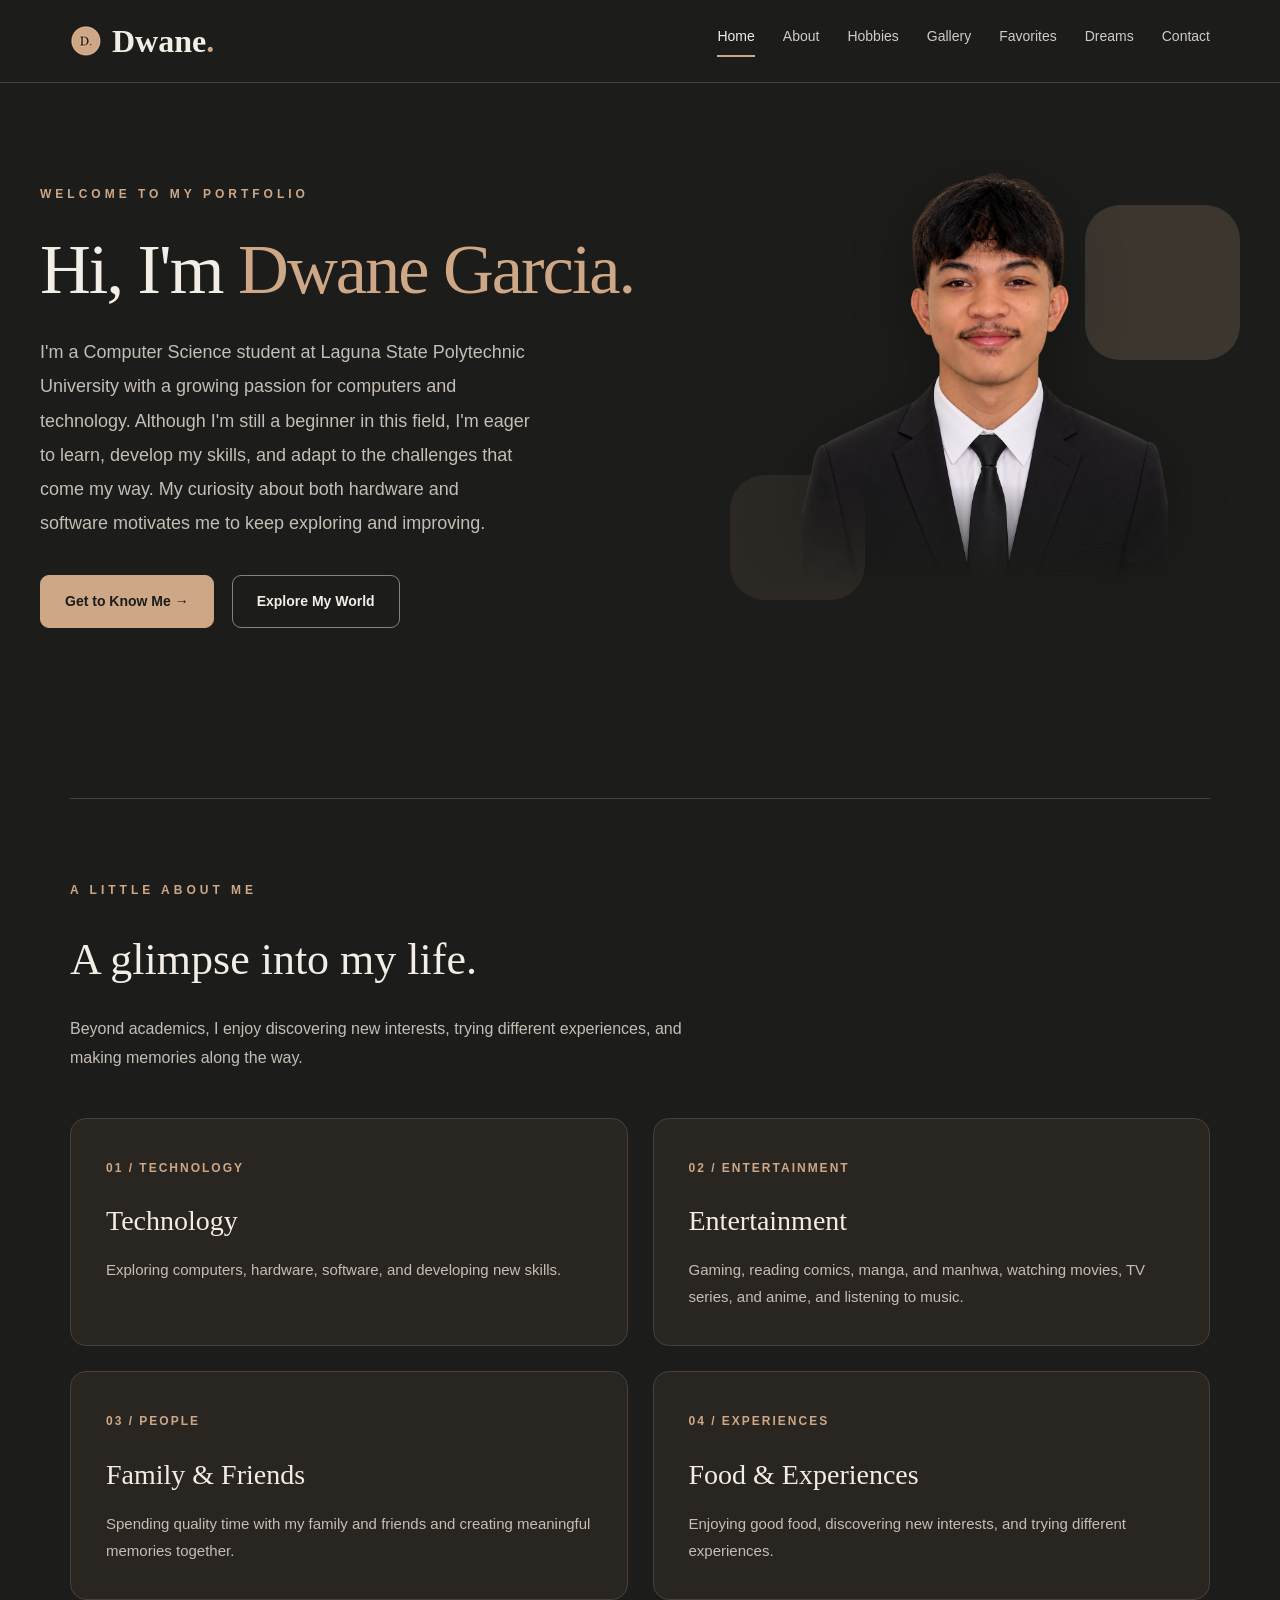
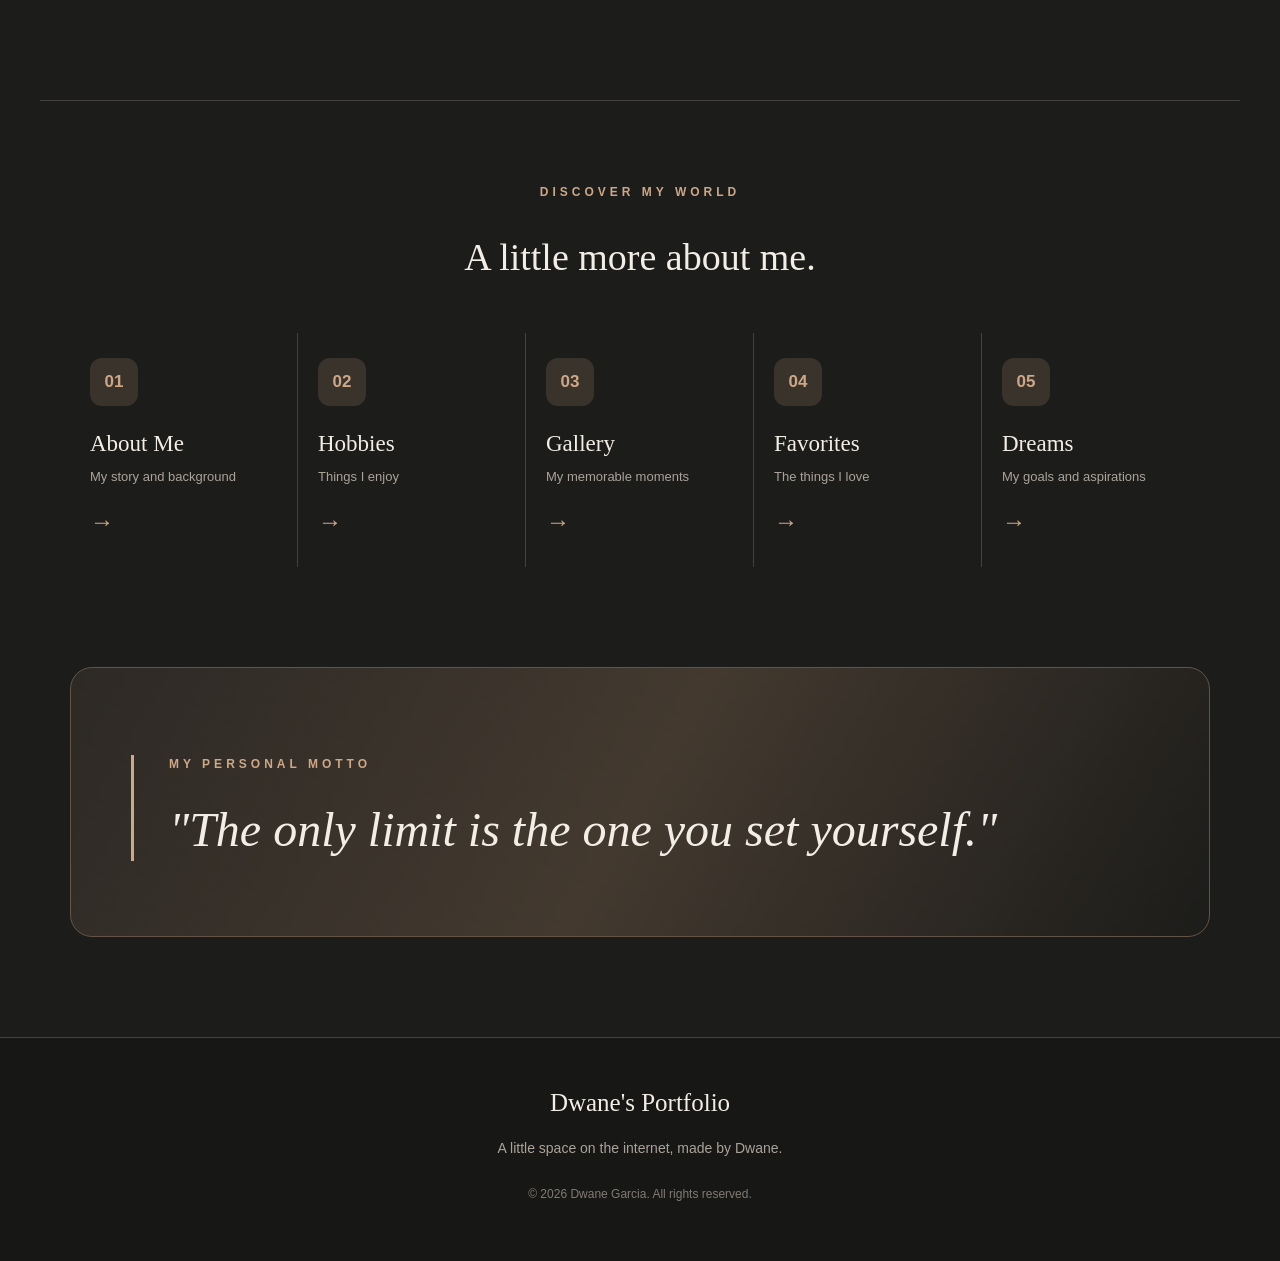
<file: index.html>
<!doctype html>
<html lang="en">
  <head>
    <meta charset="UTF-8" />
    <meta name="viewport" content="width=device-width, initial-scale=1.0" />

    <title>Home | Dwane's Portfolio</title>

    <!-- External CSS -->
    <link rel="stylesheet" href="css/style.css" />
    <link
      rel="shortcut icon"
      href="./images/Favicon/favicon.png"
      type="image/x-icon"
    />
  </head>

  <body>
    <!-- ==============================
         HEADER AND NAVIGATION
    =============================== -->

    <header class="site-header">
      <div class="header-container">
        <a href="index.html" class="logo">
          <img
            class="header__favicon"
            src="./images/Favicon/favicon-32x32.png"
            alt=""
            width="32"
            height="32"
          />
          <span class="logo__text">Dwane<span class="logo__dot">.</span></span>
        </a>

        <nav class="navigation" aria-label="Main navigation">
          <a href="index.html" class="active" aria-current="page">Home</a>
          <a href="about.html">About</a>
          <a href="hobbies.html">Hobbies</a>
          <a href="gallery.html">Gallery</a>
          <a href="favorites.html">Favorites</a>
          <a href="dreams.html">Dreams</a>
          <a href="contact.html">Contact</a>
        </nav>
      </div>
    </header>

    <!-- ==============================
         MAIN CONTENT
    =============================== -->

    <main>
      <!-- HERO / INTRODUCTION -->

      <section class="hero">
        <div class="hero-container">
          <!-- LEFT: INTRODUCTION -->

          <div class="hero-content">
            <p class="section-label">WELCOME TO MY PORTFOLIO</p>

            <h1>Hi, I'm <span>Dwane Garcia.</span></h1>

            <p class="hero-description">
              I'm a Computer Science student at Laguna State Polytechnic
              University with a growing passion for computers and technology.
              Although I'm still a beginner in this field, I'm eager to learn,
              develop my skills, and adapt to the challenges that come my way.
              My curiosity about both hardware and software motivates me to keep
              exploring and improving.
            </p>

            <div class="hero-buttons">
              <a href="about.html" class="btn btn-primary">
                Get to Know Me &rarr;
              </a>

              <a href="#glimpse" class="btn btn-secondary">
                Explore My World
              </a>
            </div>
          </div>

          <!-- RIGHT: PERSONAL PHOTO -->

          <div class="hero-visual">
            <div class="photo-decoration"></div>

            <img
              src="images/prof.png"
              alt="A personal photograph of Dwane"
              class="hero-photo"
            />

            <div class="photo-accent"></div>
          </div>
        </div>
      </section>

      <!-- ==============================
     A GLIMPSE INTO MY LIFE
=============================== -->

      <section id="glimpse" class="glimpse-section">
        <div class="glimpse-container">
          <!-- SECTION INTRODUCTION -->

          <div class="glimpse-heading">
            <p class="section-label">A LITTLE ABOUT ME</p>

            <h2>A glimpse into my life.</h2>

            <p>
              Beyond academics, I enjoy discovering new interests, trying
              different experiences, and making memories along the way.
            </p>
          </div>

          <!-- PERSONAL INTEREST CARDS -->

          <div class="glimpse-grid">
            <!-- TECHNOLOGY -->

            <a href="hobbies.html" class="glimpse-card">
              <span class="glimpse-number"> 01 / TECHNOLOGY </span>

              <h3>Technology</h3>

              <p>
                Exploring computers, hardware, software, and developing new
                skills.
              </p>
            </a>

            <!-- ENTERTAINMENT -->

            <a href="hobbies.html" class="glimpse-card">
              <span class="glimpse-number"> 02 / ENTERTAINMENT </span>

              <h3>Entertainment</h3>

              <p>
                Gaming, reading comics, manga, and manhwa, watching movies, TV
                series, and anime, and listening to music.
              </p>
            </a>

            <!-- FAMILY AND FRIENDS -->

            <a href="gallery.html" class="glimpse-card">
              <span class="glimpse-number"> 03 / PEOPLE </span>

              <h3>Family &amp; Friends</h3>

              <p>
                Spending quality time with my family and friends and creating
                meaningful memories together.
              </p>
            </a>

            <!-- FOOD AND EXPERIENCES -->

            <a href="favorites.html" class="glimpse-card">
              <span class="glimpse-number"> 04 / EXPERIENCES </span>

              <h3>Food &amp; Experiences</h3>

              <p>
                Enjoying good food, discovering new interests, and trying
                different experiences.
              </p>
            </a>
          </div>
        </div>
      </section>

      <!-- ==============================
             EXPLORE MY WEBSITE
        =============================== -->

      <section id="explore" class="explore-section">
        <div class="section-heading">
          <p class="section-label">DISCOVER MY WORLD</p>

          <h2>A little more about me.</h2>
        </div>

        <div class="explore-grid">
          <!-- ABOUT ME -->

          <a href="about.html" class="explore-item">
            <span class="explore-icon">01</span>

            <h3>About Me</h3>

            <p>My story and background</p>

            <span class="explore-arrow">&rarr;</span>
          </a>

          <!-- HOBBIES -->

          <a href="hobbies.html" class="explore-item">
            <span class="explore-icon">02</span>

            <h3>Hobbies</h3>

            <p>Things I enjoy</p>

            <span class="explore-arrow">&rarr;</span>
          </a>

          <!-- GALLERY -->

          <a href="gallery.html" class="explore-item">
            <span class="explore-icon">03</span>

            <h3>Gallery</h3>

            <p>My memorable moments</p>

            <span class="explore-arrow">&rarr;</span>
          </a>

          <!-- FAVORITES -->

          <a href="favorites.html" class="explore-item">
            <span class="explore-icon">04</span>

            <h3>Favorites</h3>

            <p>The things I love</p>

            <span class="explore-arrow">&rarr;</span>
          </a>

          <!-- DREAMS -->

          <a href="dreams.html" class="explore-item">
            <span class="explore-icon">05</span>

            <h3>Dreams</h3>

            <p>My goals and aspirations</p>

            <span class="explore-arrow">&rarr;</span>
          </a>
        </div>
      </section>

      <!-- ==============================
             PERSONAL MOTTO
        =============================== -->

      <section class="motto-section">
        <div class="motto-content">
          <p class="section-label">MY PERSONAL MOTTO</p>

          <blockquote>"The only limit is the one you set yourself."</blockquote>
        </div>
      </section>
    </main>

    <!-- ==============================
         FOOTER
    =============================== -->

    <footer class="site-footer">
      <div class="footer-container">
        <p class="footer-brand">Dwane's Portfolio</p>

        <p class="footer-message">
          A little space on the internet, made by Dwane.
        </p>

        <p class="copyright">&copy; 2026 Dwane Garcia. All rights reserved.</p>
      </div>
    </footer>
  </body>
</html>
</file>
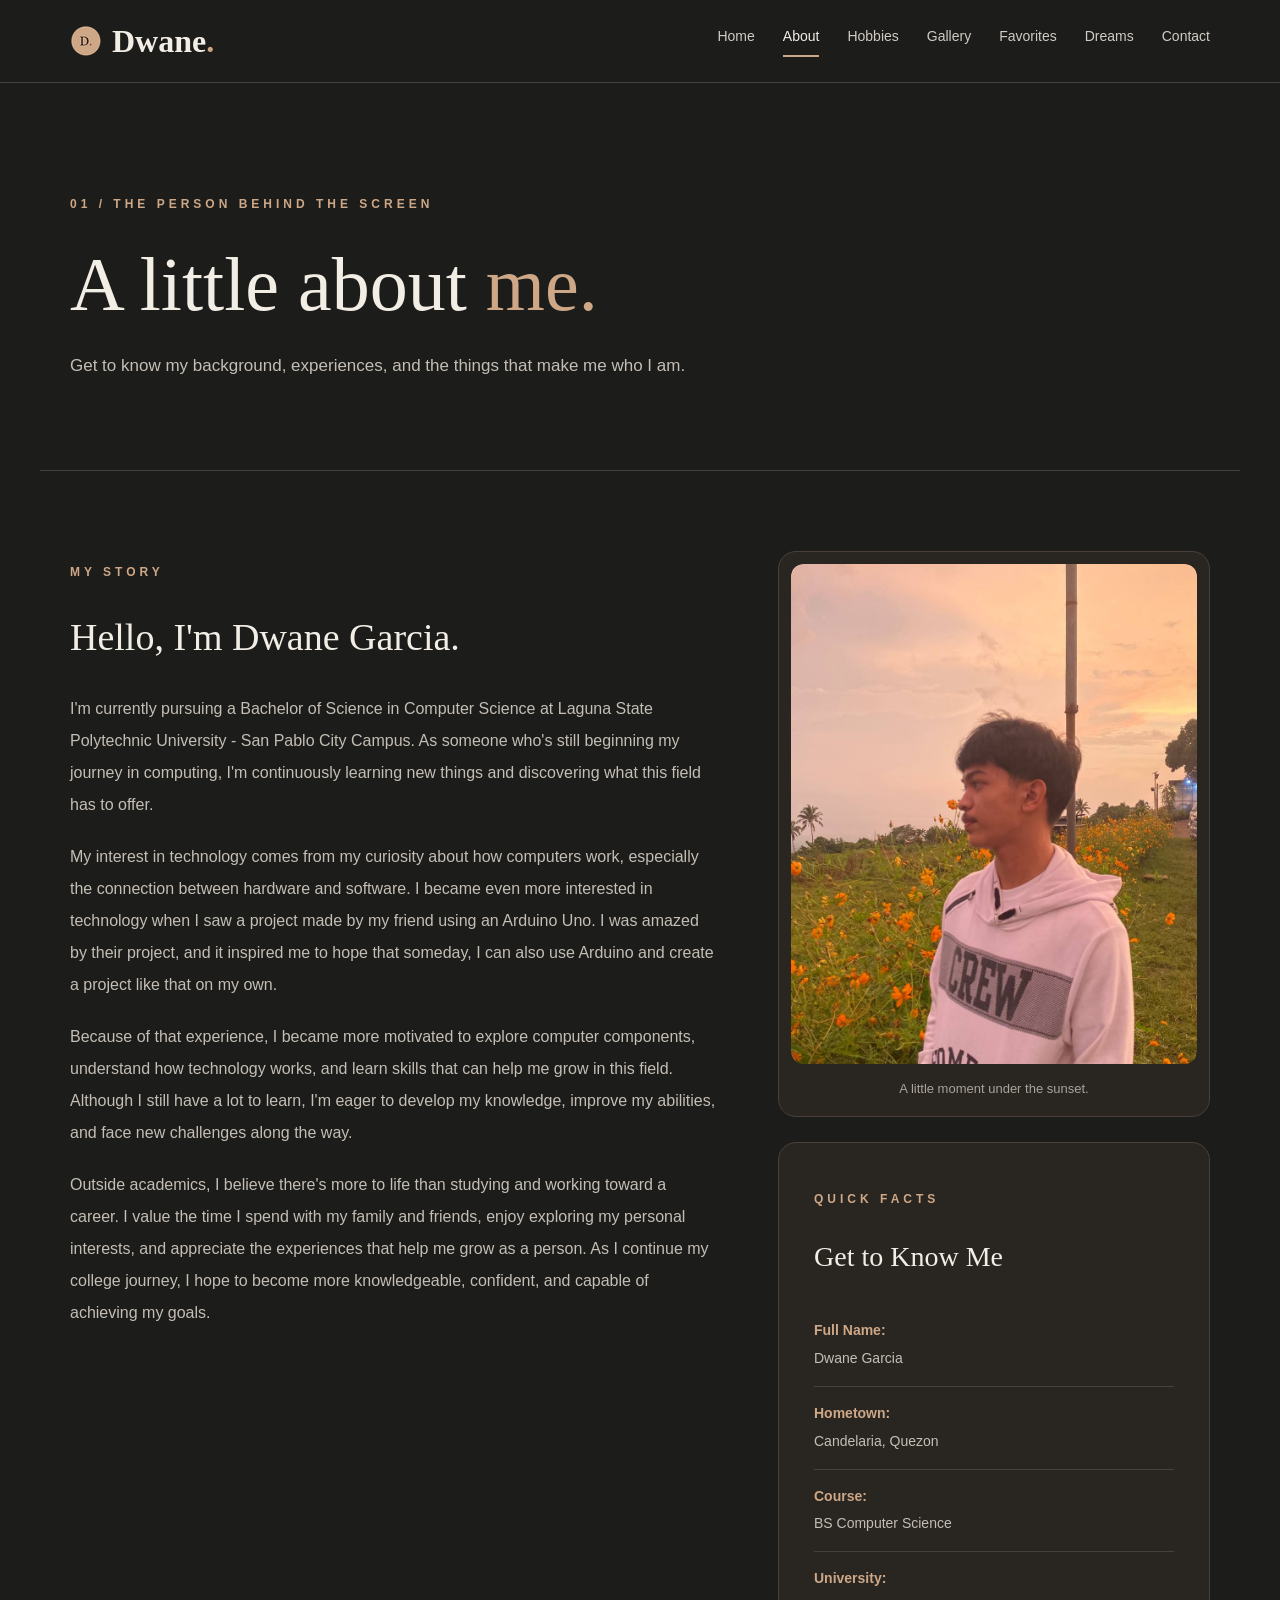
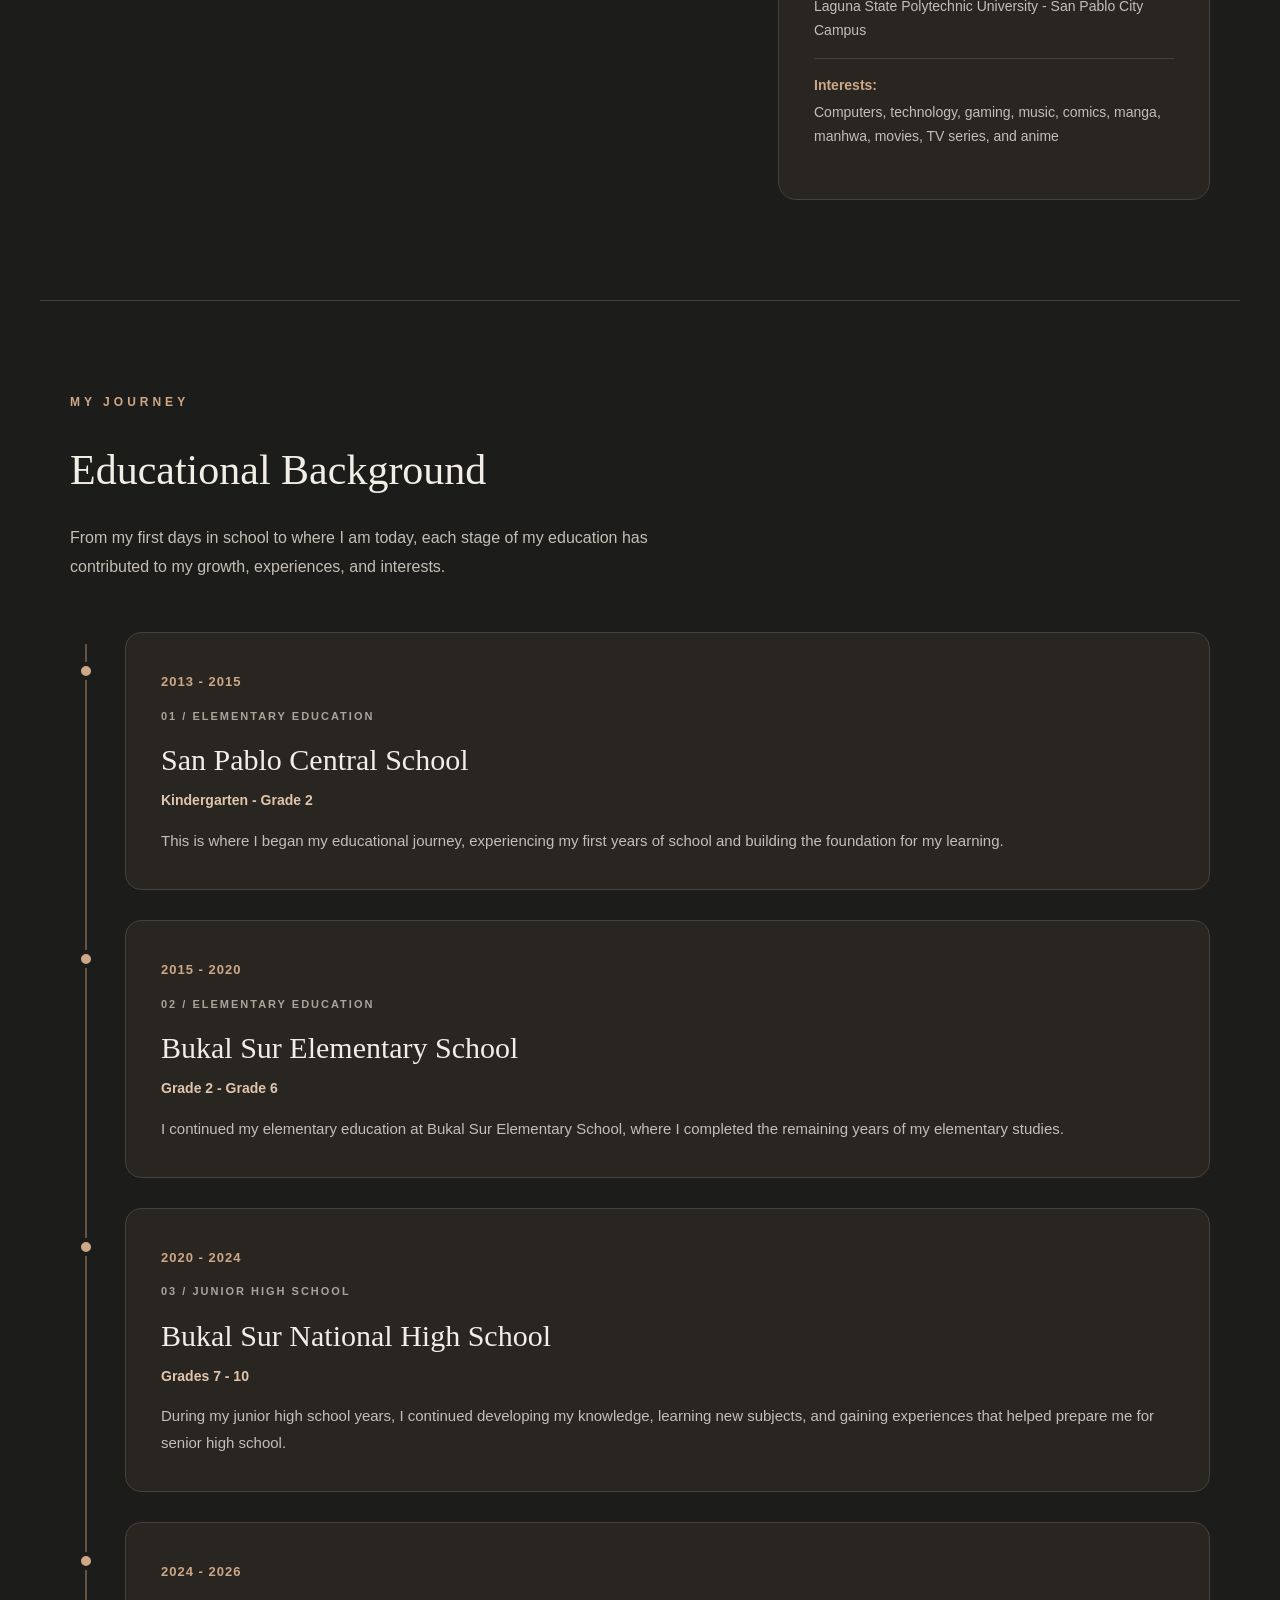
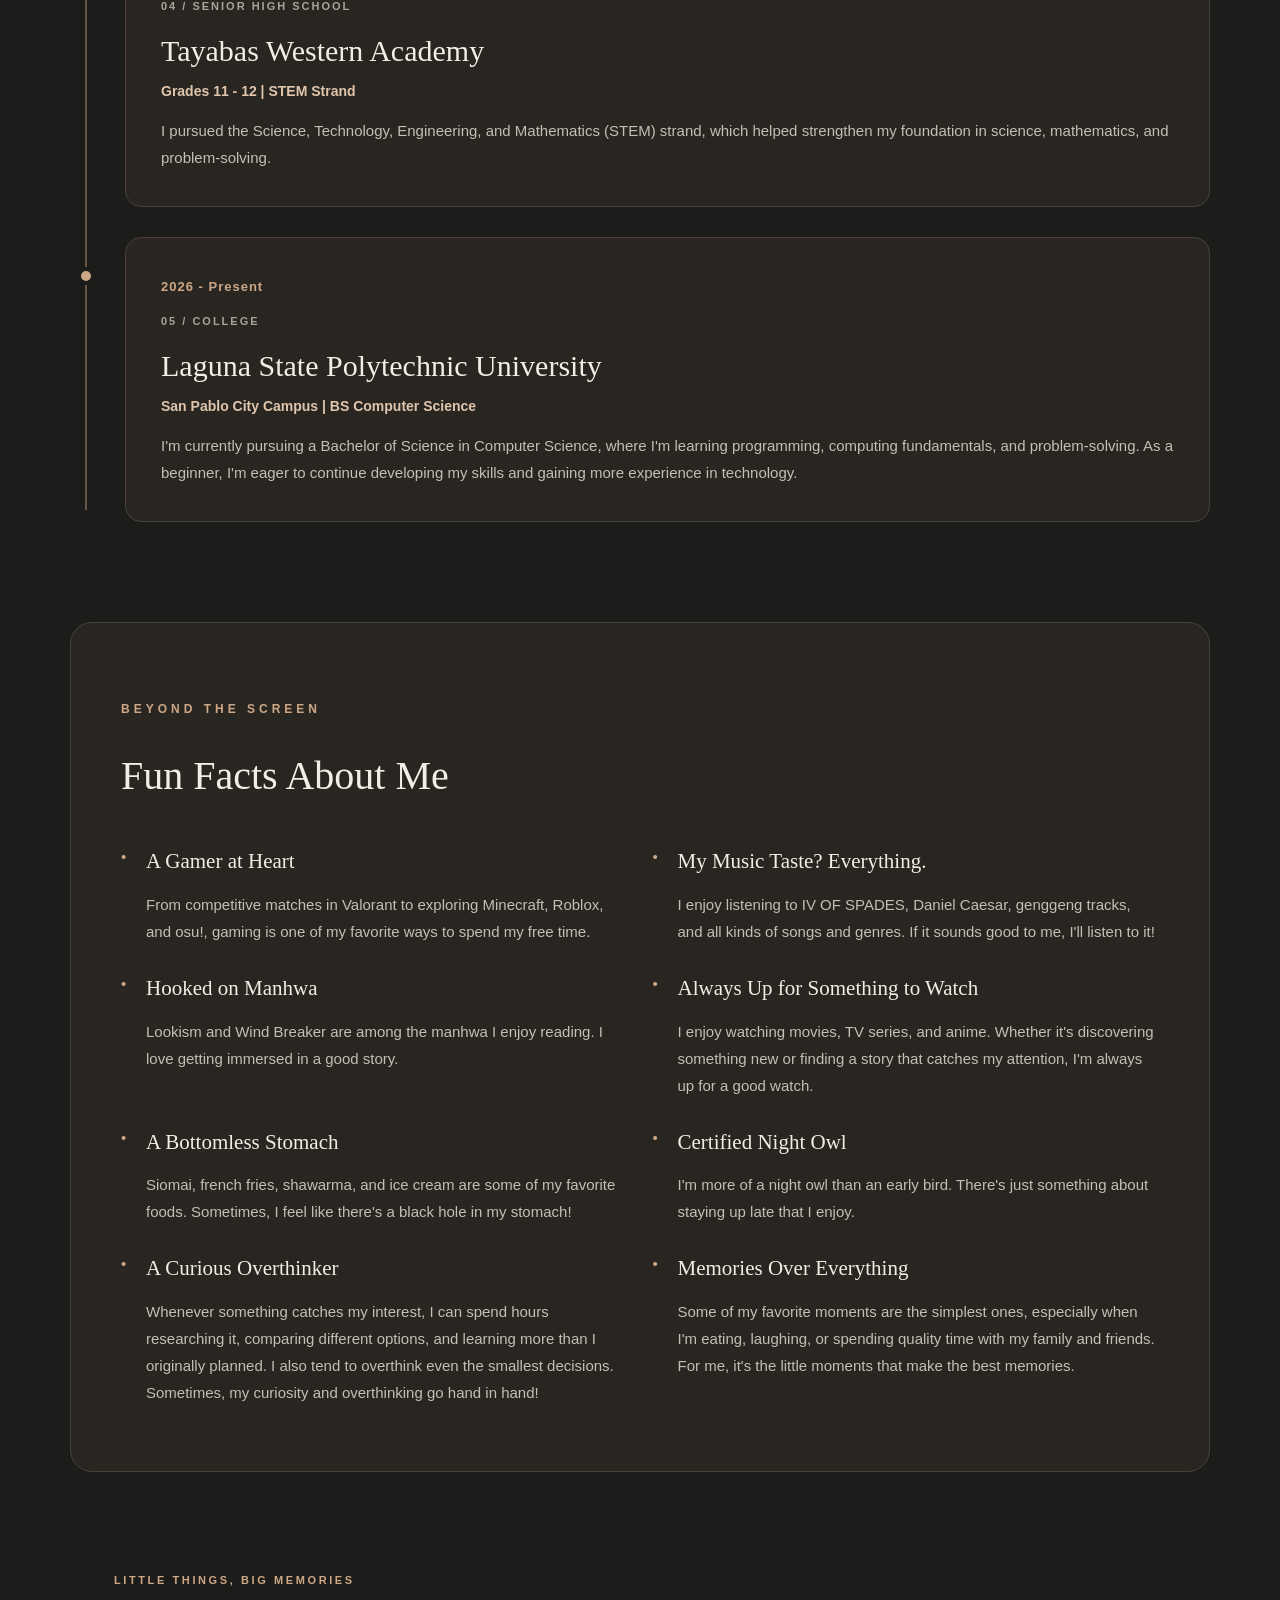
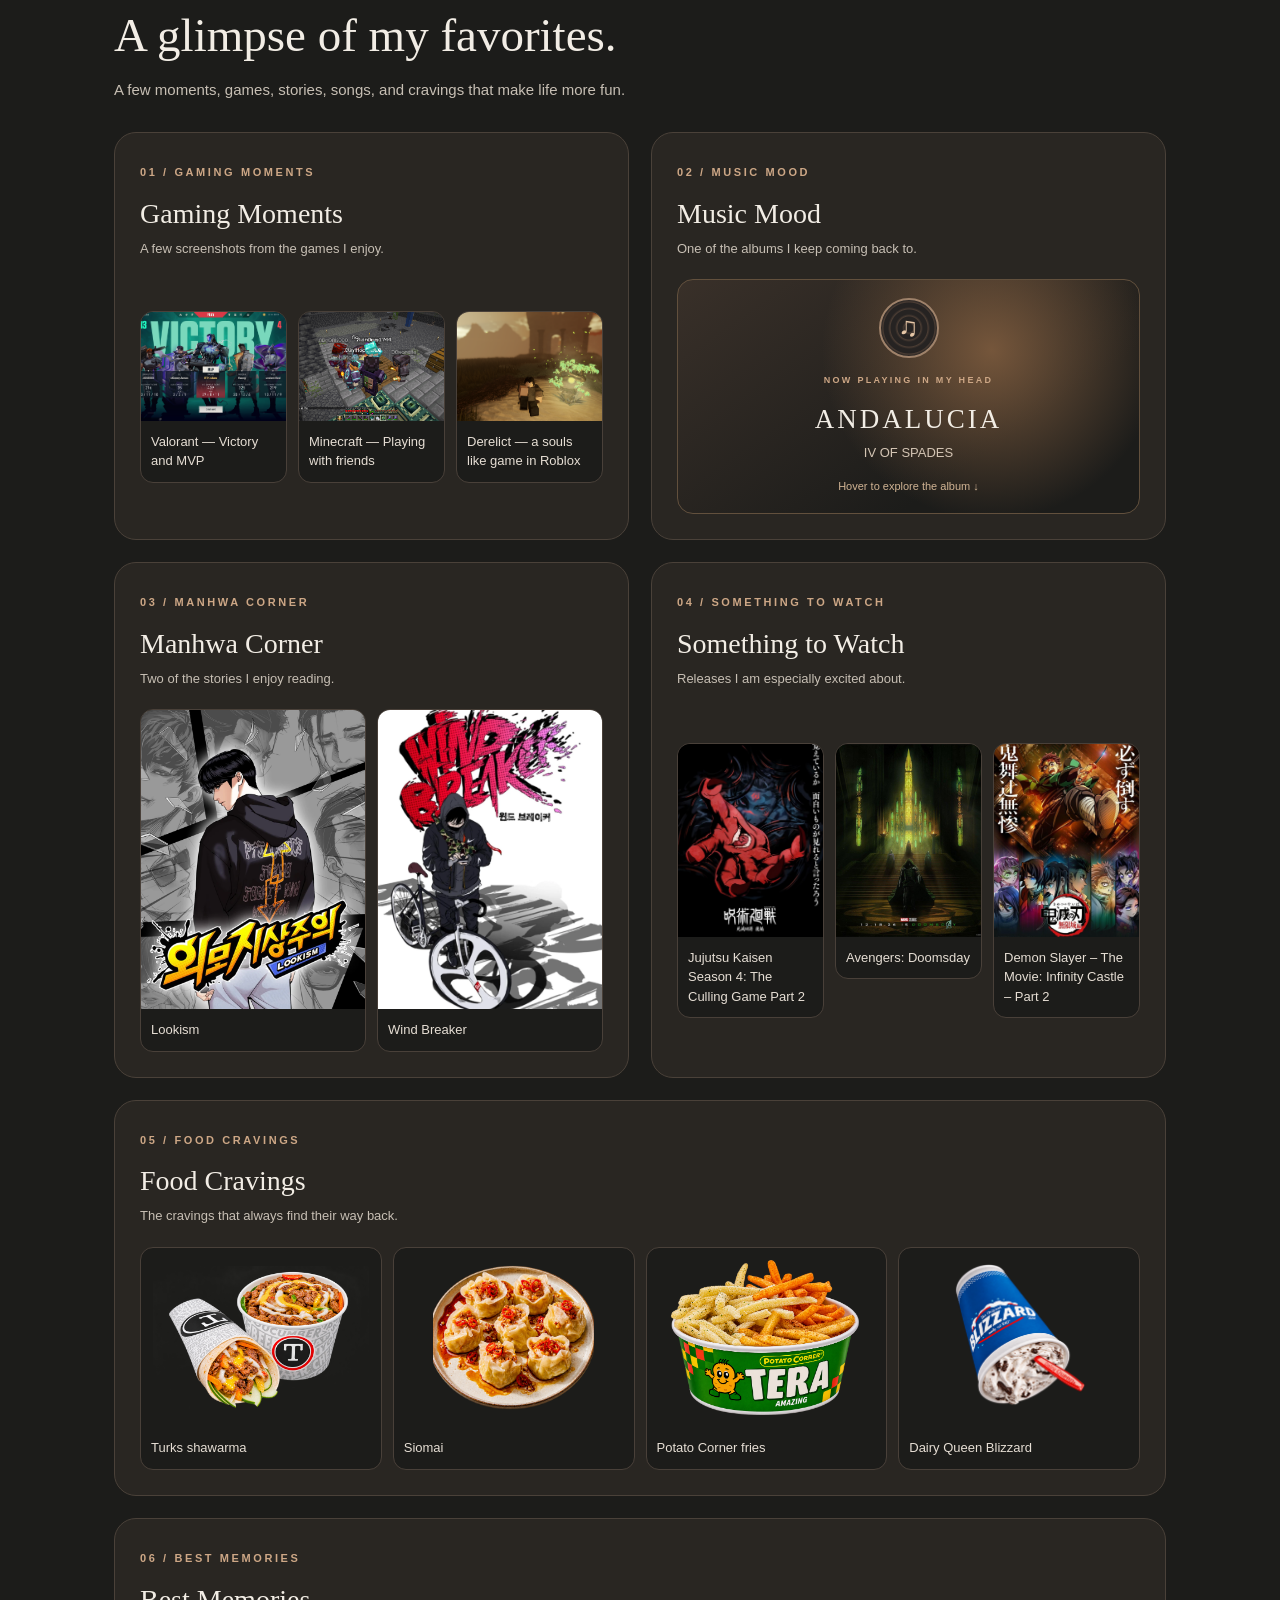
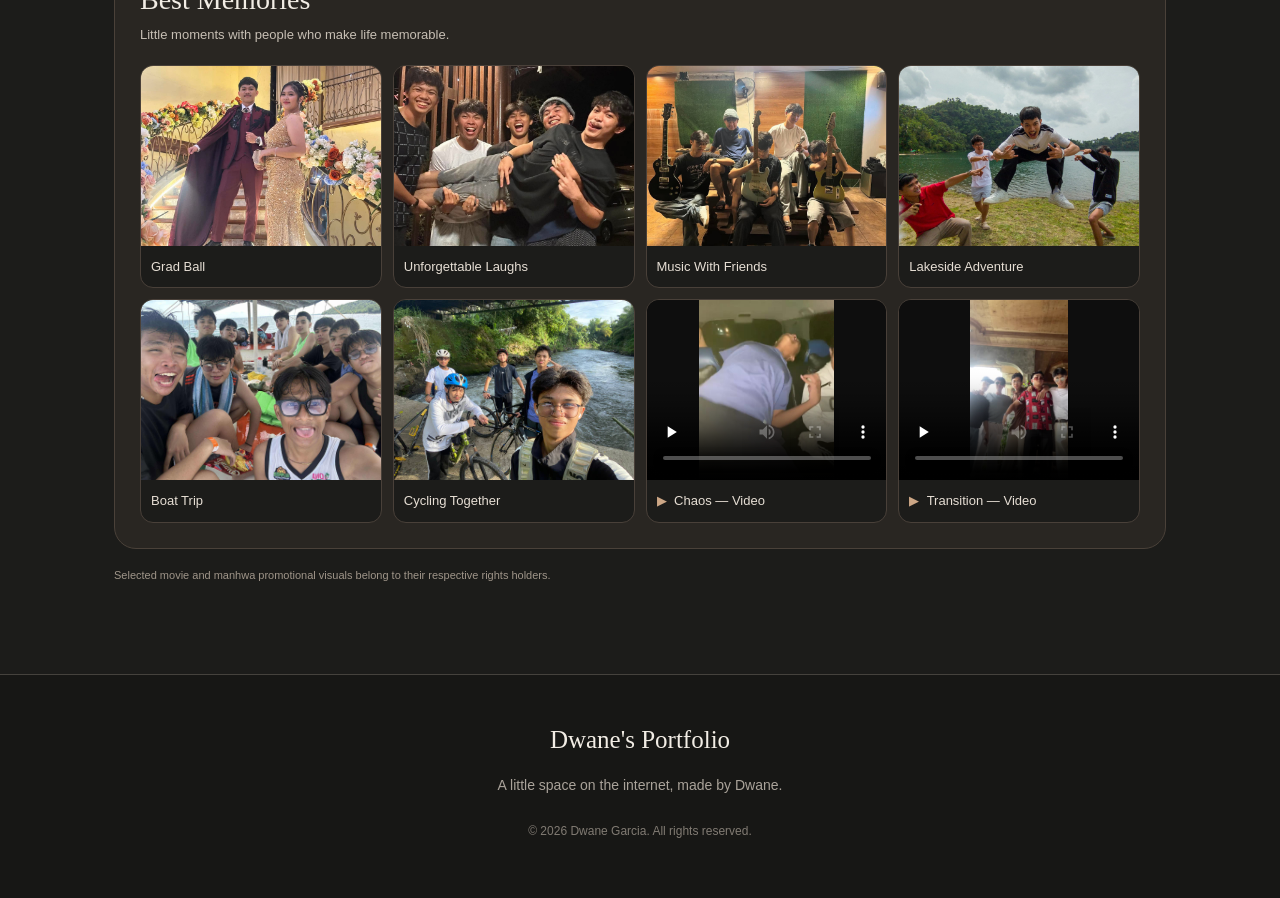
<file: about.html>
<!DOCTYPE html>
<html lang="en">

<head>
    <meta charset="UTF-8">
    <meta name="viewport" content="width=device-width, initial-scale=1.0">

    <title>About Me | Dwane's Portfolio</title>
    <link rel="stylesheet" href="css/style.css">
    <link
      rel="shortcut icon"
      href="./images/Favicon/favicon.png"
      type="image/x-icon"
    />
</head>

<body>

    <!-- HEADER AND NAVIGATION -->
   <header class="site-header">
      <div class="header-container">
        <a href="index.html" class="logo">
          <img
            class="header__favicon"
            src="./images/Favicon/favicon-32x32.png"
            alt=""
            width="32"
            height="32"
          />
          <span class="logo__text">Dwane<span class="logo__dot">.</span></span>
        </a>

        <nav class="navigation" aria-label="Main navigation">
          <a href="index.html">Home</a>
          <a href="about.html" class="active" aria-current="page">About</a>
          <a href="hobbies.html">Hobbies</a>
          <a href="gallery.html">Gallery</a>
          <a href="favorites.html">Favorites</a>
          <a href="dreams.html">Dreams</a>
          <a href="contact.html">Contact</a>
        </nav>
      </div>
    </header>

    <main>

        <!-- PAGE INTRODUCTION -->
        <section class="about-intro">

            <p class="section-label">
                01 / THE PERSON BEHIND THE SCREEN
            </p>

            <h1>
                A little about <span>me.</span>
            </h1>

            <p>
                Get to know my background, experiences,
                and the things that make me who I am.
            </p>

        </section>

        <!-- MY STORY AND QUICK FACTS -->
        <section class="about-content">


            <article class="about-story">

                <p class="section-label">MY STORY</p>

                <h2>Hello, I'm Dwane Garcia.</h2>

                <p>
                    I'm currently pursuing a Bachelor of Science
                    in Computer Science at Laguna State Polytechnic
                    University - San Pablo City Campus. As someone
                    who's still beginning my journey in computing,
                    I'm continuously learning new things and
                    discovering what this field has to offer.
                </p>

                <p>
                    My interest in technology comes from my
                    curiosity about how computers work,
                    especially the connection between hardware
                    and software. I became even more interested
                    in technology when I saw a project made by
                    my friend using an Arduino Uno. I was amazed
                    by their project, and it inspired me to hope
                    that someday, I can also use Arduino and
                    create a project like that on my own.
                </p>

                <p>
                    Because of that experience, I became more
                    motivated to explore computer components,
                    understand how technology works, and learn
                    skills that can help me grow in this field.
                    Although I still have a lot to learn, I'm
                    eager to develop my knowledge, improve my
                    abilities, and face new challenges along
                    the way.
                </p>

                <p>
                    Outside academics, I believe there's more
                    to life than studying and working toward
                    a career. I value the time I spend with
                    my family and friends, enjoy exploring my
                    personal interests, and appreciate the
                    experiences that help me grow as a person.
                    As I continue my college journey, I hope
                    to become more knowledgeable, confident,
                    and capable of achieving my goals.
                </p>

            </article>


            <div class="about-sidebar">

                <!-- PERSONAL PHOTOGRAPH -->

                <figure class="about-photo">

                    <div class="photo-frame">

                        <img src="images/sunset-photo.jpg" alt="Dwane enjoying a sunset among flowers">

                        <!-- Music appears when hovering -->
                        <div class="photo-music">

                            <p>♫ MY SUNSET SOUNDTRACK</p>

                            <iframe src="https://open.spotify.com/embed/album/2nkto6YNI4rUYTLqEwWJ3o"
                                title="Flower Boy by Tyler, The Creator" loading="lazy"
                                allow="autoplay; clipboard-write; encrypted-media; fullscreen; picture-in-picture">
                            </iframe>

                        </div>

                    </div>

                    <figcaption>
                        A little moment under the sunset.
                    </figcaption>

                </figure>


                <aside class="about-facts">

                    <p class="section-label">QUICK FACTS</p>

                    <h2>Get to Know Me</h2>

                    <ul>
                        <li>
                            <strong>Full Name:</strong>
                            Dwane Garcia
                        </li>

                        <li>
                            <strong>Hometown:</strong>
                            Candelaria, Quezon
                        </li>

                        <li>
                            <strong>Course:</strong>
                            BS Computer Science
                        </li>

                        <li>
                            <strong>University:</strong>
                            Laguna State Polytechnic University
                            - San Pablo City Campus
                        </li>


                        <li>
                            <strong>Interests:</strong>
                            Computers, technology, gaming, music,
                            comics, manga, manhwa, movies,
                            TV series, and anime
                        </li>

                    </ul>

                </aside>

            </div>



        </section>


        <!-- EDUCATIONAL BACKGROUND -->

        <section class="education-section">

            <p class="section-label">MY JOURNEY</p>

            <h2>Educational Background</h2>

            <p class="education-description">
                From my first days in school to where I am today,
                each stage of my education has contributed to my
                growth, experiences, and interests.
            </p>

            <!-- EDUCATIONAL TIMELINE -->

            <div class="education-timeline">

                <!-- 01: FIRST ELEMENTARY SCHOOL -->

                <article class="timeline-item">

                    <span class="timeline-dot"></span>

                    <div class="timeline-content">

                        <p class="timeline-year">2013 - 2015</p>

                        <span class="timeline-level">
                            01 / ELEMENTARY EDUCATION
                        </span>

                        <h3>San Pablo Central School</h3>

                        <p class="timeline-grade">
                            Kindergarten - Grade 2
                        </p>

                        <p class="timeline-description">
                            This is where I began my educational
                            journey, experiencing my first years
                            of school and building the foundation
                            for my learning.
                        </p>

                    </div>

                </article>


                <!-- 02: SECOND ELEMENTARY SCHOOL -->

                <article class="timeline-item">

                    <span class="timeline-dot"></span>

                    <div class="timeline-content">

                        <p class="timeline-year">2015 - 2020</p>

                        <span class="timeline-level">
                            02 / ELEMENTARY EDUCATION
                        </span>

                        <h3>Bukal Sur Elementary School</h3>

                        <p class="timeline-grade">
                            Grade 2 - Grade 6
                        </p>

                        <p class="timeline-description">
                            I continued my elementary education
                            at Bukal Sur Elementary School,
                            where I completed the remaining
                            years of my elementary studies.
                        </p>

                    </div>

                </article>


                <!-- 03: JUNIOR HIGH SCHOOL -->

                <article class="timeline-item">

                    <span class="timeline-dot"></span>

                    <div class="timeline-content">

                        <p class="timeline-year">2020 - 2024</p>

                        <span class="timeline-level">
                            03 / JUNIOR HIGH SCHOOL
                        </span>

                        <h3>Bukal Sur National High School</h3>

                        <p class="timeline-grade">
                            Grades 7 - 10
                        </p>

                        <p class="timeline-description">
                            During my junior high school years,
                            I continued developing my knowledge,
                            learning new subjects, and gaining
                            experiences that helped prepare me
                            for senior high school.
                        </p>

                    </div>

                </article>


                <!-- 04: SENIOR HIGH SCHOOL -->

                <article class="timeline-item">

                    <span class="timeline-dot"></span>

                    <div class="timeline-content">

                        <p class="timeline-year">2024 - 2026</p>

                        <span class="timeline-level">
                            04 / SENIOR HIGH SCHOOL
                        </span>

                        <h3>Tayabas Western Academy</h3>

                        <p class="timeline-grade">
                            Grades 11 - 12 | STEM Strand
                        </p>

                        <p class="timeline-description">
                            I pursued the Science, Technology,
                            Engineering, and Mathematics (STEM)
                            strand, which helped strengthen my
                            foundation in science, mathematics,
                            and problem-solving.
                        </p>

                    </div>

                </article>


                <!-- 05: COLLEGE -->

                <article class="timeline-item">

                    <span class="timeline-dot"></span>

                    <div class="timeline-content">

                        <p class="timeline-year">2026 - Present</p>

                        <span class="timeline-level">
                            05 / COLLEGE
                        </span>

                        <h3>Laguna State Polytechnic University</h3>

                        <p class="timeline-grade">
                            San Pablo City Campus
                            | BS Computer Science
                        </p>

                        <p class="timeline-description">
                            I'm currently pursuing a Bachelor
                            of Science in Computer Science,
                            where I'm learning programming,
                            computing fundamentals, and
                            problem-solving. As a beginner,
                            I'm eager to continue developing
                            my skills and gaining more
                            experience in technology.
                        </p>

                    </div>

                </article>

            </div>

        </section>



        <!-- ==============================
     FUN FACTS ABOUT ME
=============================== -->

        <section class="about-interests">

            <p class="section-label">
                BEYOND THE SCREEN
            </p>

            <h2>Fun Facts About Me</h2>

            <ul>
                <li>
                    <strong>A Gamer at Heart</strong>
                    From competitive matches in Valorant
                    to exploring Minecraft, Roblox, and osu!,
                    gaming is one of my favorite ways
                    to spend my free time.
                </li>

                <li>
                    <strong>My Music Taste? Everything.</strong>
                    I enjoy listening to IV OF SPADES,
                    Daniel Caesar, genggeng tracks, and
                    all kinds of songs and genres.
                    If it sounds good to me, I'll listen to it!
                </li>


                <li>
                    <strong>Hooked on Manhwa</strong>
                    Lookism and Wind Breaker are among
                    the manhwa I enjoy reading.
                    I love getting immersed in a good story.
                </li>


                <li>
                    <strong>Always Up for Something to Watch</strong>
                    I enjoy watching movies, TV series, and anime.
                    Whether it's discovering something new or
                    finding a story that catches my attention,
                    I'm always up for a good watch.
                </li>


                <li>
                    <strong>A Bottomless Stomach</strong>
                    Siomai, french fries, shawarma, and
                    ice cream are some of my favorite foods.
                    Sometimes, I feel like there's a
                    black hole in my stomach!
                </li>

                <li>
                    <strong>Certified Night Owl</strong>
                    I'm more of a night owl than an
                    early bird. There's just something
                    about staying up late that I enjoy.
                </li>


                <li>
                    <strong>A Curious Overthinker</strong>
                    Whenever something catches my interest,
                    I can spend hours researching it,
                    comparing different options, and learning
                    more than I originally planned. I also
                    tend to overthink even the smallest
                    decisions. Sometimes, my curiosity
                    and overthinking go hand in hand!
                </li>



                <li>
                    <strong>Memories Over Everything</strong>
                    Some of my favorite moments are the simplest
                    ones, especially when I'm eating, laughing,
                    or spending quality time with my family
                    and friends. For me, it's the little
                    moments that make the best memories.
                </li>

            </ul>

        </section>

        <section class="ff-gallery" id="ff-gallery" aria-labelledby="ff-gallery-title">
            <div class="ff-intro">
                <p class="ff-eyebrow">LITTLE THINGS, BIG MEMORIES</p>
                <h2 id="ff-gallery-title">A glimpse of my favorites.</h2>
                <p>A few moments, games, stories, songs, and cravings that make life more fun.</p>
            </div>
            <div class="ff-panels">

                <article class="ff-category ff-games">
                    <header class="ff-category-header">
                        <span class="ff-index">01 / GAMING MOMENTS</span>
                        <h3>Gaming Moments</h3>
                        <p>A few screenshots from the games I enjoy.</p>
                    </header>
                    <div class="ff-thumbs ff-grid-three">
                        <figure class="ff-shot ff-normal" id="ff-open-games-valorant">
                            <a class="ff-shot-link" href="#ff-open-games-valorant"
                                aria-label="Enlarge Valorant — Victory and MVP">
                                <img src="images/fun-facts/games/valorant.png" alt="Valorant — Victory and MVP"
                                    loading="lazy">
                            </a>
                            <figcaption>Valorant — Victory and MVP</figcaption>
                            <a class="ff-dismiss" href="#ff-gallery" aria-label="Close image">×</a>
                            <a class="ff-backdrop" href="#ff-gallery" aria-label="Close image preview"></a>
                        </figure>
                        <figure class="ff-shot ff-normal" id="ff-open-games-minecraft">
                            <a class="ff-shot-link" href="#ff-open-games-minecraft"
                                aria-label="Enlarge Minecraft — Playing with friends">
                                <img src="images/fun-facts/games/minecraft.png" alt="Minecraft — Playing with friends"
                                    loading="lazy">
                            </a>
                            <figcaption>Minecraft — Playing with friends</figcaption>
                            <a class="ff-dismiss" href="#ff-gallery" aria-label="Close image">×</a>
                            <a class="ff-backdrop" href="#ff-gallery" aria-label="Close image preview"></a>
                        </figure>
                        <figure class="ff-shot ff-normal" id="ff-open-games-roblox">
                            <a class="ff-shot-link" href="#ff-open-games-roblox"
                                aria-label="Enlarge Derelict — a souls like game in Roblox">
                                <img src="images/fun-facts/games/roblox.png" alt="Derelict — a souls like game in Roblox"
                                    loading="lazy">
                            </a>
                            <figcaption>Derelict — a souls like game in Roblox</figcaption>
                            <a class="ff-dismiss" href="#ff-gallery" aria-label="Close image">×</a>
                            <a class="ff-backdrop" href="#ff-gallery" aria-label="Close image preview"></a>
                        </figure>
                    </div>
                </article>

                <article class="ff-category ff-music-category">
                    <header class="ff-category-header">
                        <span class="ff-index">02 / MUSIC MOOD</span>
                        <h3>Music Mood</h3>
                        <p>One of the albums I keep coming back to.</p>
                    </header>
                    <div class="ff-music-cover" tabindex="0"
                        aria-label="Andalucia by IV OF SPADES. Hover or focus to show Spotify player.">
                        <div class="ff-record" aria-hidden="true"><span>♫</span></div>
                        <p class="ff-music-kicker">NOW PLAYING IN MY HEAD</p>
                        <h4>ANDALUCIA</h4>
                        <p>IV OF SPADES</p>
                        <span class="ff-music-hint">Hover to explore the album ↓</span>
                        <div class="ff-music-player">
                            <iframe title="Spotify player: Andalucia by IV OF SPADES"
                                src="https://open.spotify.com/embed/album/3rK5A6he7WDayWPDm3ttSh" width="100%"
                                height="232" loading="lazy" style="border:0;border-radius:12px"
                                allow="autoplay; clipboard-write; encrypted-media; fullscreen; picture-in-picture"></iframe>
                        </div>
                    </div>
                </article>

                <article class="ff-category ff-manhwa">
                    <header class="ff-category-header">
                        <span class="ff-index">03 / MANHWA CORNER</span>
                        <h3>Manhwa Corner</h3>
                        <p>Two of the stories I enjoy reading.</p>
                    </header>
                    <div class="ff-thumbs ff-grid-two">
                        <figure class="ff-shot ff-poster" id="ff-open-manhwa-lookism">
                            <a class="ff-shot-link" href="#ff-open-manhwa-lookism" aria-label="Enlarge Lookism">
                                <img src="images/fun-facts/manhwa/lookism.png" alt="Lookism" loading="lazy">
                            </a>
                            <figcaption>Lookism</figcaption>
                            <a class="ff-dismiss" href="#ff-gallery" aria-label="Close image">×</a>
                            <a class="ff-backdrop" href="#ff-gallery" aria-label="Close image preview"></a>
                        </figure>
                        <figure class="ff-shot ff-poster" id="ff-open-manhwa-windbreaker">
                            <a class="ff-shot-link" href="#ff-open-manhwa-windbreaker"
                                aria-label="Enlarge Wind Breaker">
                                <img src="images/fun-facts/manhwa/windbreaker.png" alt="Wind Breaker" loading="lazy">
                            </a>
                            <figcaption>Wind Breaker</figcaption>
                            <a class="ff-dismiss" href="#ff-gallery" aria-label="Close image">×</a>
                            <a class="ff-backdrop" href="#ff-gallery" aria-label="Close image preview"></a>
                        </figure>
                    </div>
                </article>

                <article class="ff-category ff-watch">
                    <header class="ff-category-header">
                        <span class="ff-index">04 / SOMETHING TO WATCH</span>
                        <h3>Something to Watch</h3>
                        <p>Releases I am especially excited about.</p>
                    </header>
                    <div class="ff-thumbs ff-grid-three">
                        <figure class="ff-shot ff-poster" id="ff-open-watch-jujutsu-kaisen">
                            <a class="ff-shot-link" href="#ff-open-watch-jujutsu-kaisen"
                                aria-label="Enlarge Jujutsu Kaisen Season 4: The Culling Game Part 2">
                                <img src="images/fun-facts/watch/jujutsu-kaisen.jpg" alt="Jujutsu Kaisen Season 4: The Culling Game Part 2"
                                    loading="lazy">
                            </a>
                            <figcaption>Jujutsu Kaisen Season 4: The Culling Game Part 2</figcaption>
                            <a class="ff-dismiss" href="#ff-gallery" aria-label="Close image">×</a>
                            <a class="ff-backdrop" href="#ff-gallery" aria-label="Close image preview"></a>
                        </figure>
                        <figure class="ff-shot ff-poster" id="ff-open-watch-avengers-doomsday">
                            <a class="ff-shot-link" href="#ff-open-watch-avengers-doomsday"
                                aria-label="Enlarge Avengers: Doomsday">
                                <img src="images/fun-facts/watch/avengers-doomsday.jpg" alt="Avengers: Doomsday"
                                    loading="lazy">
                            </a>
                            <figcaption>Avengers: Doomsday</figcaption>
                            <a class="ff-dismiss" href="#ff-gallery" aria-label="Close image">×</a>
                            <a class="ff-backdrop" href="#ff-gallery" aria-label="Close image preview"></a>
                        </figure>
                        <figure class="ff-shot ff-poster" id="ff-open-watch-demon-slayer">
                            <a class="ff-shot-link" href="#ff-open-watch-demon-slayer"
                                aria-label="Enlarge Demon Slayer – The Movie: Infinity Castle – Part 2">
                                <img src="images/fun-facts/watch/demon-slayer.jpg"
                                    alt="Demon Slayer – The Movie: Infinity Castle – Part 2" loading="lazy">
                            </a>
                            <figcaption>Demon Slayer – The Movie: Infinity Castle – Part 2</figcaption>
                            <a class="ff-dismiss" href="#ff-gallery" aria-label="Close image">×</a>
                            <a class="ff-backdrop" href="#ff-gallery" aria-label="Close image preview"></a>
                        </figure>
                    </div>
                </article>

                <article class="ff-category ff-foods">
                    <header class="ff-category-header">
                        <span class="ff-index">05 / FOOD CRAVINGS</span>
                        <h3>Food Cravings</h3>
                        <p>The cravings that always find their way back.</p>
                    </header>
                    <div class="ff-thumbs ff-grid-four">
                        <figure class="ff-shot ff-food" id="ff-open-foods-shawarma">
                            <a class="ff-shot-link" href="#ff-open-foods-shawarma" aria-label="Enlarge Turks shawarma">
                                <img src="images/fun-facts/foods/shawarma.png" alt="Turks shawarma" loading="lazy">
                            </a>
                            <figcaption>Turks shawarma</figcaption>
                            <a class="ff-dismiss" href="#ff-gallery" aria-label="Close image">×</a>
                            <a class="ff-backdrop" href="#ff-gallery" aria-label="Close image preview"></a>
                        </figure>
                        <figure class="ff-shot ff-food" id="ff-open-foods-siomai">
                            <a class="ff-shot-link" href="#ff-open-foods-siomai" aria-label="Enlarge Siomai">
                                <img src="images/fun-facts/foods/siomai.png" alt="Siomai" loading="lazy">
                            </a>
                            <figcaption>Siomai</figcaption>
                            <a class="ff-dismiss" href="#ff-gallery" aria-label="Close image">×</a>
                            <a class="ff-backdrop" href="#ff-gallery" aria-label="Close image preview"></a>
                        </figure>
                        <figure class="ff-shot ff-food" id="ff-open-foods-frenchfries">
                            <a class="ff-shot-link" href="#ff-open-foods-frenchfries"
                                aria-label="Enlarge Potato Corner fries">
                                <img src="images/fun-facts/foods/frenchfries.png" alt="Potato Corner fries"
                                    loading="lazy">
                            </a>
                            <figcaption>Potato Corner fries</figcaption>
                            <a class="ff-dismiss" href="#ff-gallery" aria-label="Close image">×</a>
                            <a class="ff-backdrop" href="#ff-gallery" aria-label="Close image preview"></a>
                        </figure>
                        <figure class="ff-shot ff-food" id="ff-open-foods-dairyqueen">
                            <a class="ff-shot-link" href="#ff-open-foods-dairyqueen"
                                aria-label="Enlarge Dairy Queen Blizzard">
                                <img src="images/fun-facts/foods/dairyqueen.png" alt="Dairy Queen Blizzard"
                                    loading="lazy">
                            </a>
                            <figcaption>Dairy Queen Blizzard</figcaption>
                            <a class="ff-dismiss" href="#ff-gallery" aria-label="Close image">×</a>
                            <a class="ff-backdrop" href="#ff-gallery" aria-label="Close image preview"></a>
                        </figure>
                    </div>
                </article>

                <article class="ff-category ff-memories">
                    <header class="ff-category-header">
                        <span class="ff-index">06 / BEST MEMORIES</span>
                        <h3>Best Memories</h3>
                        <p>Little moments with people who make life memorable.</p>
                    </header>
                    <div class="ff-thumbs ff-grid-four">
                        <figure class="ff-shot ff-memory" id="ff-open-memories-gradball">
                            <a class="ff-shot-link" href="#ff-open-memories-gradball" aria-label="Enlarge Grad Ball">
                                <img src="images/fun-facts/memories/gradball.jpg" alt="Grad Ball" loading="lazy">
                            </a>
                            <figcaption>Grad Ball</figcaption>
                            <a class="ff-dismiss" href="#ff-gallery" aria-label="Close image">×</a>
                            <a class="ff-backdrop" href="#ff-gallery" aria-label="Close image preview"></a>
                        </figure>
                        <figure class="ff-shot ff-memory" id="ff-open-memories-friends-night">
                            <a class="ff-shot-link" href="#ff-open-memories-friends-night"
                                aria-label="Enlarge Unforgettable Laughs">
                                <img src="images/fun-facts/memories/friends-night.jpg" alt="Unforgettable Laughs"
                                    loading="lazy">
                            </a>
                            <figcaption>Unforgettable Laughs</figcaption>
                            <a class="ff-dismiss" href="#ff-gallery" aria-label="Close image">×</a>
                            <a class="ff-backdrop" href="#ff-gallery" aria-label="Close image preview"></a>
                        </figure>
                        <figure class="ff-shot ff-memory" id="ff-open-memories-band-night">
                            <a class="ff-shot-link" href="#ff-open-memories-band-night"
                                aria-label="Enlarge Music With Friends">
                                <img src="images/fun-facts/memories/band-night.jpg" alt="Music With Friends"
                                    loading="lazy">
                            </a>
                            <figcaption>Music With Friends</figcaption>
                            <a class="ff-dismiss" href="#ff-gallery" aria-label="Close image">×</a>
                            <a class="ff-backdrop" href="#ff-gallery" aria-label="Close image preview"></a>
                        </figure>
                        <figure class="ff-shot ff-memory" id="ff-open-memories-lakeside">
                            <a class="ff-shot-link" href="#ff-open-memories-lakeside"
                                aria-label="Enlarge Lakeside Adventure">
                                <img src="images/fun-facts/memories/lakeside.jpg" alt="Lakeside Adventure"
                                    loading="lazy">
                            </a>
                            <figcaption>Lakeside Adventure</figcaption>
                            <a class="ff-dismiss" href="#ff-gallery" aria-label="Close image">×</a>
                            <a class="ff-backdrop" href="#ff-gallery" aria-label="Close image preview"></a>
                        </figure>
                        <figure class="ff-shot ff-memory" id="ff-open-memories-boat-trip">
                            <a class="ff-shot-link" href="#ff-open-memories-boat-trip" aria-label="Enlarge Boat Trip">
                                <img src="images/fun-facts/memories/boat-trip.jpg" alt="Boat Trip" loading="lazy">
                            </a>
                            <figcaption>Boat Trip</figcaption>
                            <a class="ff-dismiss" href="#ff-gallery" aria-label="Close image">×</a>
                            <a class="ff-backdrop" href="#ff-gallery" aria-label="Close image preview"></a>
                        </figure>
                        <figure class="ff-shot ff-memory" id="ff-open-memories-cycling">
                            <a class="ff-shot-link" href="#ff-open-memories-cycling"
                                aria-label="Enlarge Cycling Together">
                                <img src="images/fun-facts/memories/cycling.jpg" alt="Cycling Together" loading="lazy">
                            </a>
                            <figcaption>Cycling Together</figcaption>
                            <a class="ff-dismiss" href="#ff-gallery" aria-label="Close image">×</a>
                            <a class="ff-backdrop" href="#ff-gallery" aria-label="Close image preview"></a>
                        </figure>
                        <figure class="ff-video">
                            <video controls playsinline preload="none"
                                poster="images/fun-facts/memories/chaos-poster.jpg" aria-label="Chaos">
                                <source src="images/fun-facts/memories/chaos.mp4" type="video/mp4">
                                Your browser does not support HTML5 video.
                            </video>
                            <figcaption><span aria-hidden="true">▶</span> Chaos — Video</figcaption>
                        </figure>
                        <figure class="ff-video">
                            <video controls playsinline preload="none"
                                poster="images/fun-facts/memories/transition-poster.jpg" aria-label="Transition">
                                <source src="images/fun-facts/memories/transition.mp4" type="video/mp4">
                                Your browser does not support HTML5 video.
                            </video>
                            <figcaption><span aria-hidden="true">▶</span> Transition — Video</figcaption>
                        </figure>
                    </div>
                </article>

            </div>
            <p class="ff-credits">Selected movie and manhwa promotional visuals belong to their respective rights
                holders.</p>
        </section>



    </main>

    <!-- FOOTER -->
    <footer class="site-footer">
        <div class="footer-container">

            <p class="footer-brand">
                Dwane's Portfolio
            </p>

            <p class="footer-message">
                A little space on the internet,
                made by Dwane.
            </p>

            <p class="copyright">
                &copy; 2026 Dwane Garcia.
                All rights reserved.
            </p>

        </div>
    </footer>

</body>

</html>
</file>
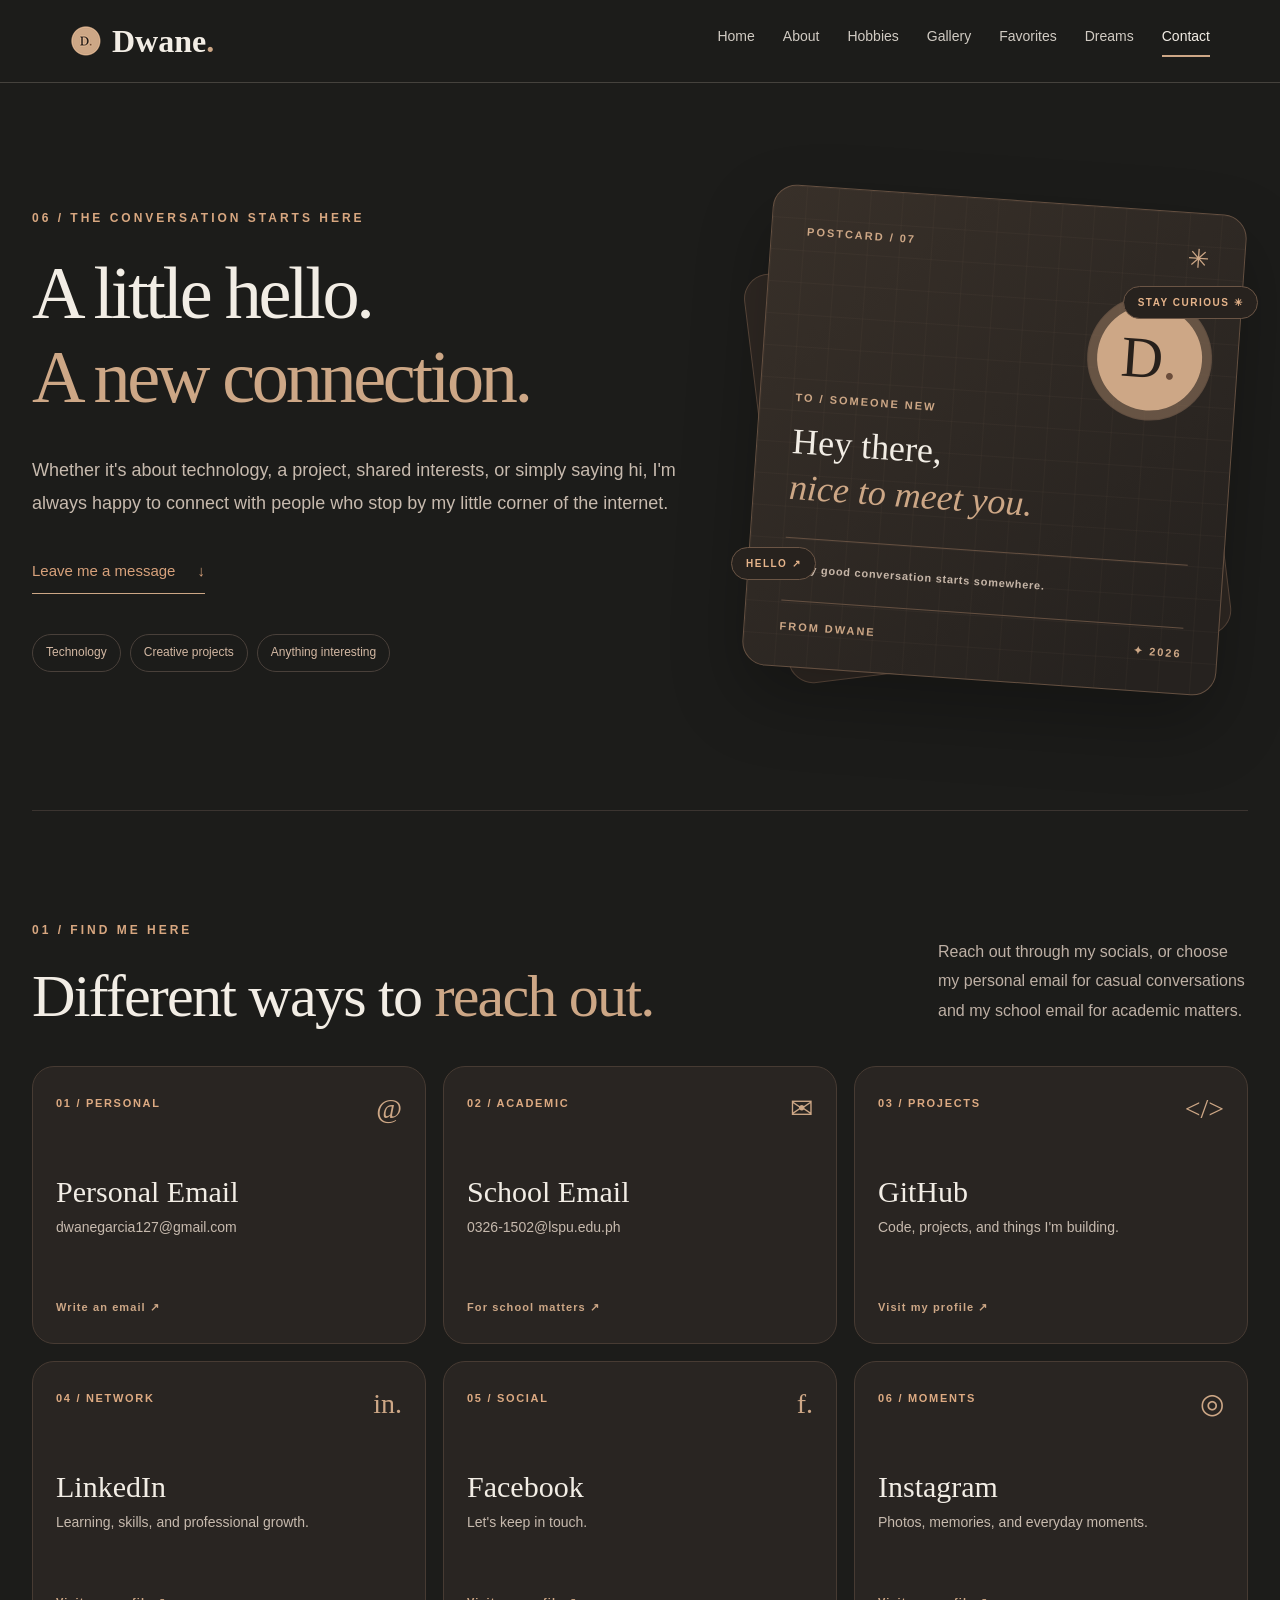
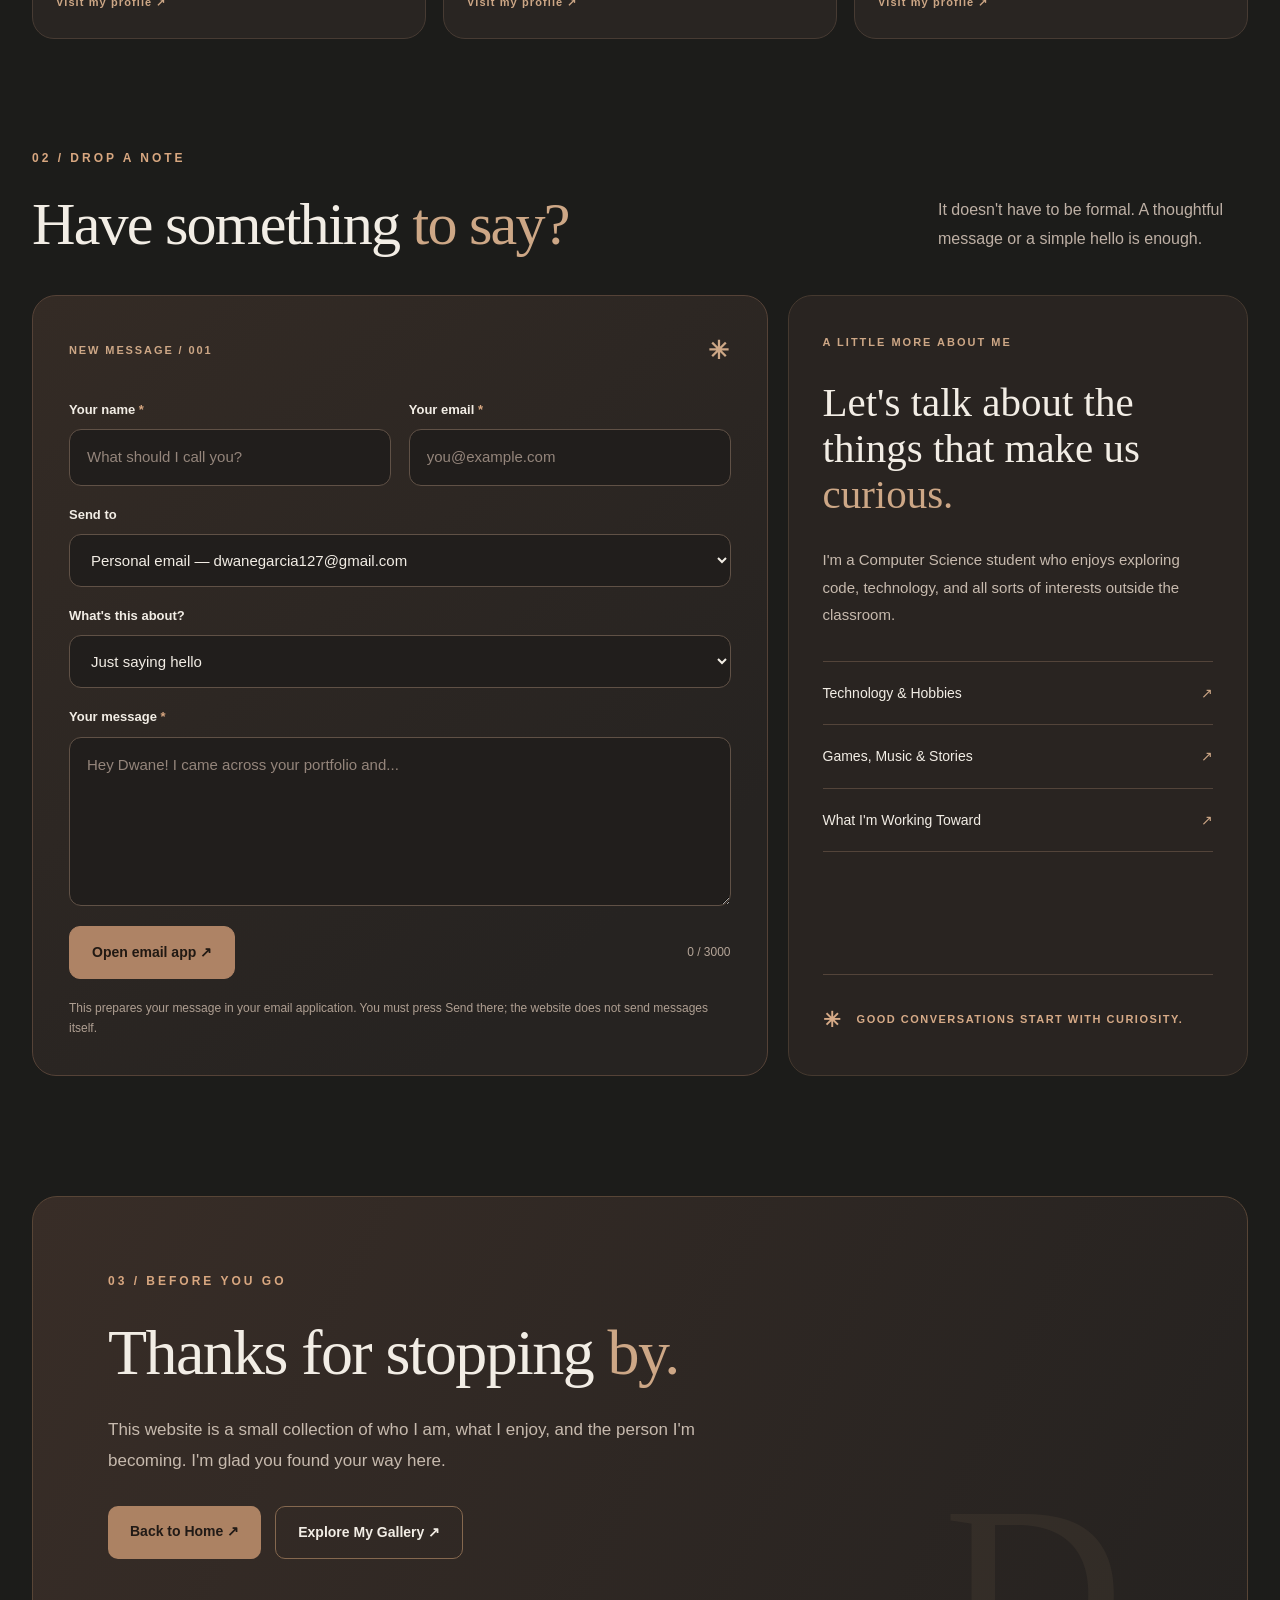
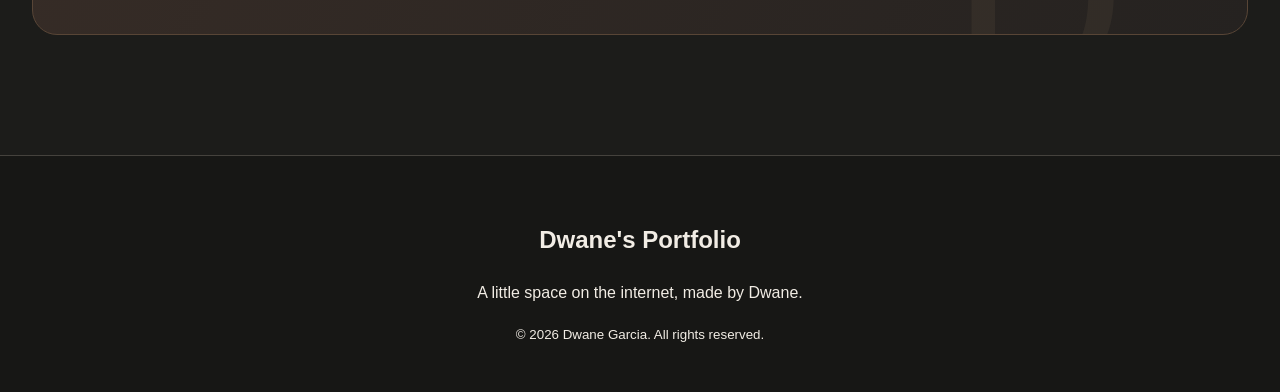
<file: contact.html>
<!doctype html>
<html lang="en">
  <head>
    <meta charset="UTF-8" />
    <meta name="viewport" content="width=device-width, initial-scale=1.0" />
    <meta name="theme-color" content="#1C1C1A" />
    <meta
      name="description"
      content="Say hello to Dwane. A little space for conversations about technology, creative projects, and shared interests."
    />
    <title>Contact | Dwane's Portfolio</title>
    <!-- Shared stylesheet FIRST to preserve the existing header and footer. -->
    <link rel="stylesheet" href="css/style.css" />
    <link rel="stylesheet" href="css/contact.css" />
    <link
      rel="shortcut icon"
      href="./images/Favicon/favicon.png"
      type="image/x-icon"
    />
    <script src="js/contact.js" defer></script>
  </head>
  <body>
    <!-- ORIGINAL SHARED HEADER: not sticky, no new logo or branding -->
    <header class="site-header">
      <div class="header-container">
        <a href="index.html" class="logo">
          <img
            class="header__favicon"
            src="./images/Favicon/favicon-32x32.png"
            alt=""
            width="32"
            height="32"
          />
          <span class="logo__text">Dwane<span class="logo__dot">.</span></span>
        </a>

        <nav class="navigation" aria-label="Main navigation">
          <a href="index.html">Home</a>
          <a href="about.html">About</a>
          <a href="hobbies.html">Hobbies</a>
          <a href="gallery.html">Gallery</a>
          <a href="favorites.html">Favorites</a>
          <a href="dreams.html">Dreams</a>
          <a href="contact.html" class="active" aria-current="page">Contact</a>
        </nav>
      </div>
    </header>

    <main class="contact-page" id="top">
      <!-- HERO -->
      <section class="ct-hero ct-container" aria-labelledby="ct-heading">
        <div class="ct-hero-text">
          <p class="ct-eyebrow">06 / THE CONVERSATION STARTS HERE</p>
          <h1 id="ct-heading">
            A little hello.<br /><span>A new connection.</span>
          </h1>
          <p class="ct-lead">
            Whether it's about technology, a project, shared interests, or
            simply saying hi, I'm always happy to connect with people who stop
            by my little corner of the internet.
          </p>
          <a class="ct-text-link" href="#ct-message"
            >Leave me a message <span aria-hidden="true">↓</span></a
          >
          <div class="ct-hero-chips" aria-label="Things we can talk about">
            <span>Technology</span><span>Creative projects</span
            ><span>Anything interesting</span>
          </div>
        </div>
        <div
          class="ct-letter-scene"
          aria-label="Decorative postcard from Dwane"
        >
          <div class="ct-letter-shadow" aria-hidden="true"></div>
          <div class="ct-letter-card">
            <div class="ct-letter-top">
              <span>POSTCARD / 07</span
              ><span class="ct-letter-spark" aria-hidden="true">✳</span>
            </div>
            <div class="ct-letter-stamp" aria-hidden="true">
              D<span>.</span>
            </div>
            <p class="ct-letter-small">TO / SOMEONE NEW</p>
            <p class="ct-letter-script">
              Hey there,<br /><em>nice to meet you.</em>
            </p>
            <div class="ct-letter-rule"></div>
            <p class="ct-letter-signoff">
              Every good conversation starts somewhere.
            </p>
            <div class="ct-letter-bottom">
              <span>FROM DWANE</span><span>✦ 2026</span>
            </div>
          </div>
          <span class="ct-letter-float ct-letter-float-one" aria-hidden="true"
            >HELLO ↗</span
          >
          <span class="ct-letter-float ct-letter-float-two" aria-hidden="true"
            >STAY CURIOUS ✳</span
          >
        </div>
      </section>

      <!-- SOCIAL / CONTACT CHANNELS -->
      <section
        class="ct-section ct-container"
        id="ct-connect"
        aria-labelledby="ct-connect-heading"
      >
        <div class="ct-section-head">
          <div>
            <p class="ct-eyebrow">01 / FIND ME HERE</p>
            <h2 id="ct-connect-heading">
              Different ways to <em>reach out.</em>
            </h2>
          </div>
          <p>
            Reach out through my socials, or choose my personal email for casual
            conversations and my school email for academic matters.
          </p>
        </div>
        <div class="ct-channel-grid">
          <a
            class="ct-channel is-available"
            data-contact-link="email"
            href="mailto:dwanegarcia127@gmail.com"
          >
            <div class="ct-channel-top">
              <span>01 / PERSONAL</span
              ><span class="ct-channel-icon" aria-hidden="true">@</span>
            </div>
            <div>
              <h3>Personal Email</h3>
              <p>dwanegarcia127@gmail.com</p>
            </div>
            <span class="ct-channel-action">Write an email ↗</span>
          </a>
          <a
            class="ct-channel is-available"
            data-contact-link="institutionalEmail"
            href="mailto:0326-1502@lspu.edu.ph"
          >
            <div class="ct-channel-top">
              <span>02 / ACADEMIC</span
              ><span class="ct-channel-icon" aria-hidden="true">✉</span>
            </div>
            <div>
              <h3>School Email</h3>
              <p>0326-1502@lspu.edu.ph</p>
            </div>
            <span class="ct-channel-action">For school matters ↗</span>
          </a>
          <a
            class="ct-channel is-available"
            data-contact-link="github"
            href="https://github.com/dwanegarcia127-cmd"
            target="_blank"
            rel="noopener noreferrer"
          >
            <div class="ct-channel-top">
              <span>03 / PROJECTS</span
              ><span class="ct-channel-icon" aria-hidden="true">&lt;/&gt;</span>
            </div>
            <div>
              <h3>GitHub</h3>
              <p>Code, projects, and things I'm building.</p>
            </div>
            <span class="ct-channel-action">Visit my profile ↗</span>
          </a>
          <a
            class="ct-channel is-available"
            data-contact-link="linkedin"
            href="https://www.linkedin.com/in/dwane-garcia-96711342b/"
            target="_blank"
            rel="noopener noreferrer"
          >
            <div class="ct-channel-top">
              <span>04 / NETWORK</span
              ><span class="ct-channel-icon" aria-hidden="true">in.</span>
            </div>
            <div>
              <h3>LinkedIn</h3>
              <p>Learning, skills, and professional growth.</p>
            </div>
            <span class="ct-channel-action">Visit my profile ↗</span>
          </a>
          <a
            class="ct-channel is-available"
            data-contact-link="facebook"
            href="https://www.facebook.com/dwane.garcia.142311/"
            target="_blank"
            rel="noopener noreferrer"
          >
            <div class="ct-channel-top">
              <span>05 / SOCIAL</span
              ><span class="ct-channel-icon" aria-hidden="true">f.</span>
            </div>
            <div>
              <h3>Facebook</h3>
              <p>Let's keep in touch.</p>
            </div>
            <span class="ct-channel-action">Visit my profile ↗</span>
          </a>
          <a
            class="ct-channel is-available"
            data-contact-link="instagram"
            href="https://www.instagram.com/garciadwane/"
            target="_blank"
            rel="noopener noreferrer"
          >
            <div class="ct-channel-top">
              <span>06 / MOMENTS</span
              ><span class="ct-channel-icon" aria-hidden="true">◎</span>
            </div>
            <div>
              <h3>Instagram</h3>
              <p>Photos, memories, and everyday moments.</p>
            </div>
            <span class="ct-channel-action">Visit my profile ↗</span>
          </a>
        </div>
      </section>

      <!-- MESSAGE -->
      <section
        class="ct-section ct-container ct-message-section"
        id="ct-message"
        aria-labelledby="ct-message-heading"
      >
        <div class="ct-section-head">
          <div>
            <p class="ct-eyebrow">02 / DROP A NOTE</p>
            <h2 id="ct-message-heading">Have something <em>to say?</em></h2>
          </div>
          <p>
            It doesn't have to be formal. A thoughtful message or a simple hello
            is enough.
          </p>
        </div>
        <div class="ct-message-grid">
          <div class="ct-form-panel">
            <div class="ct-form-top">
              <span>NEW MESSAGE / 001</span
              ><span class="ct-form-top-star" aria-hidden="true">✳</span>
            </div>
            <form id="ct-contact-form" novalidate>
              <div class="ct-form-row">
                <div class="ct-field">
                  <label for="ct-name">Your name <span>*</span></label>
                  <input
                    id="ct-name"
                    name="name"
                    type="text"
                    placeholder="What should I call you?"
                    autocomplete="name"
                    maxlength="80"
                    required
                  />
                </div>
                <div class="ct-field">
                  <label for="ct-email">Your email <span>*</span></label>
                  <input
                    id="ct-email"
                    name="email"
                    type="email"
                    placeholder="you@example.com"
                    autocomplete="email"
                    maxlength="160"
                    required
                  />
                </div>
              </div>
              <div class="ct-field">
                <label for="ct-recipient">Send to</label>
                <select id="ct-recipient" name="recipient">
                  <option value="email">
                    Personal email — dwanegarcia127@gmail.com
                  </option>
                  <option value="institutionalEmail">
                    School email — 0326-1502@lspu.edu.ph
                  </option>
                </select>
              </div>
              <div class="ct-field">
                <label for="ct-subject">What's this about?</label>
                <select id="ct-subject" name="subject">
                  <option value="Just saying hello">Just saying hello</option>
                  <option value="School or a project">
                    School or a project
                  </option>
                  <option value="Technology and programming">
                    Technology and programming
                  </option>
                  <option value="Gaming or shared interests">
                    Gaming or shared interests
                  </option>
                  <option value="Something else">Something else</option>
                </select>
              </div>
              <div class="ct-field">
                <label for="ct-message-text">Your message <span>*</span></label>
                <textarea
                  id="ct-message-text"
                  name="message"
                  rows="6"
                  maxlength="3000"
                  placeholder="Hey Dwane! I came across your portfolio and..."
                  required
                ></textarea>
              </div>
              <div class="ct-form-end">
                <button type="submit" class="ct-submit" id="ct-submit">
                  Copy your message <span aria-hidden="true">↗</span>
                </button>
                <span id="ct-count" class="ct-count">0 / 3000</span>
              </div>
              <p class="ct-form-hint" id="ct-form-hint">
                This opens your email app with your message prepared. You must
                press Send there; this website does not deliver messages
                automatically.
              </p>
              <p
                class="ct-form-status"
                id="ct-form-status"
                role="status"
                aria-live="polite"
              ></p>
              <div class="ct-fallback" id="ct-fallback" hidden>
                <label for="ct-copy-fallback"
                  >Your prepared message (select and copy):</label
                >
                <textarea id="ct-copy-fallback" readonly rows="6"></textarea>
              </div>
            </form>
          </div>
          <aside class="ct-aside-panel">
            <p class="ct-aside-label">A LITTLE MORE ABOUT ME</p>
            <h3>Let's talk about the things that make us <em>curious.</em></h3>
            <p>
              I'm a Computer Science student who enjoys exploring code,
              technology, and all sorts of interests outside the classroom.
            </p>
            <div class="ct-topic-list">
              <a href="hobbies.html"
                ><span>Technology &amp; Hobbies</span
                ><span aria-hidden="true">↗</span></a
              >
              <a href="favorites.html"
                ><span>Games, Music &amp; Stories</span
                ><span aria-hidden="true">↗</span></a
              >
              <a href="dreams.html"
                ><span>What I'm Working Toward</span
                ><span aria-hidden="true">↗</span></a
              >
            </div>
            <div class="ct-aside-bottom">
              <span aria-hidden="true">✳</span> GOOD CONVERSATIONS START WITH
              CURIOSITY.
            </div>
          </aside>
        </div>
      </section>

      <!-- ENDING -->
      <section class="ct-end ct-container" aria-labelledby="ct-end-heading">
        <p class="ct-eyebrow">03 / BEFORE YOU GO</p>
        <h2 id="ct-end-heading">Thanks for stopping <em>by.</em></h2>
        <p>
          This website is a small collection of who I am, what I enjoy, and the
          person I'm becoming. I'm glad you found your way here.
        </p>
        <div class="ct-end-actions">
          <a href="index.html" class="ct-end-primary">Back to Home ↗</a>
          <a href="gallery.html" class="ct-end-secondary"
            >Explore My Gallery ↗</a
          >
        </div>
        <span class="ct-end-mark" aria-hidden="true">D.</span>
      </section>
    </main>

    <footer class="site-footer">
      <h2>Dwane's Portfolio</h2>
      <p>A little space on the internet, made by Dwane.</p>
      <small>© 2026 Dwane Garcia. All rights reserved.</small>
    </footer>
  </body>
</html>
</file>
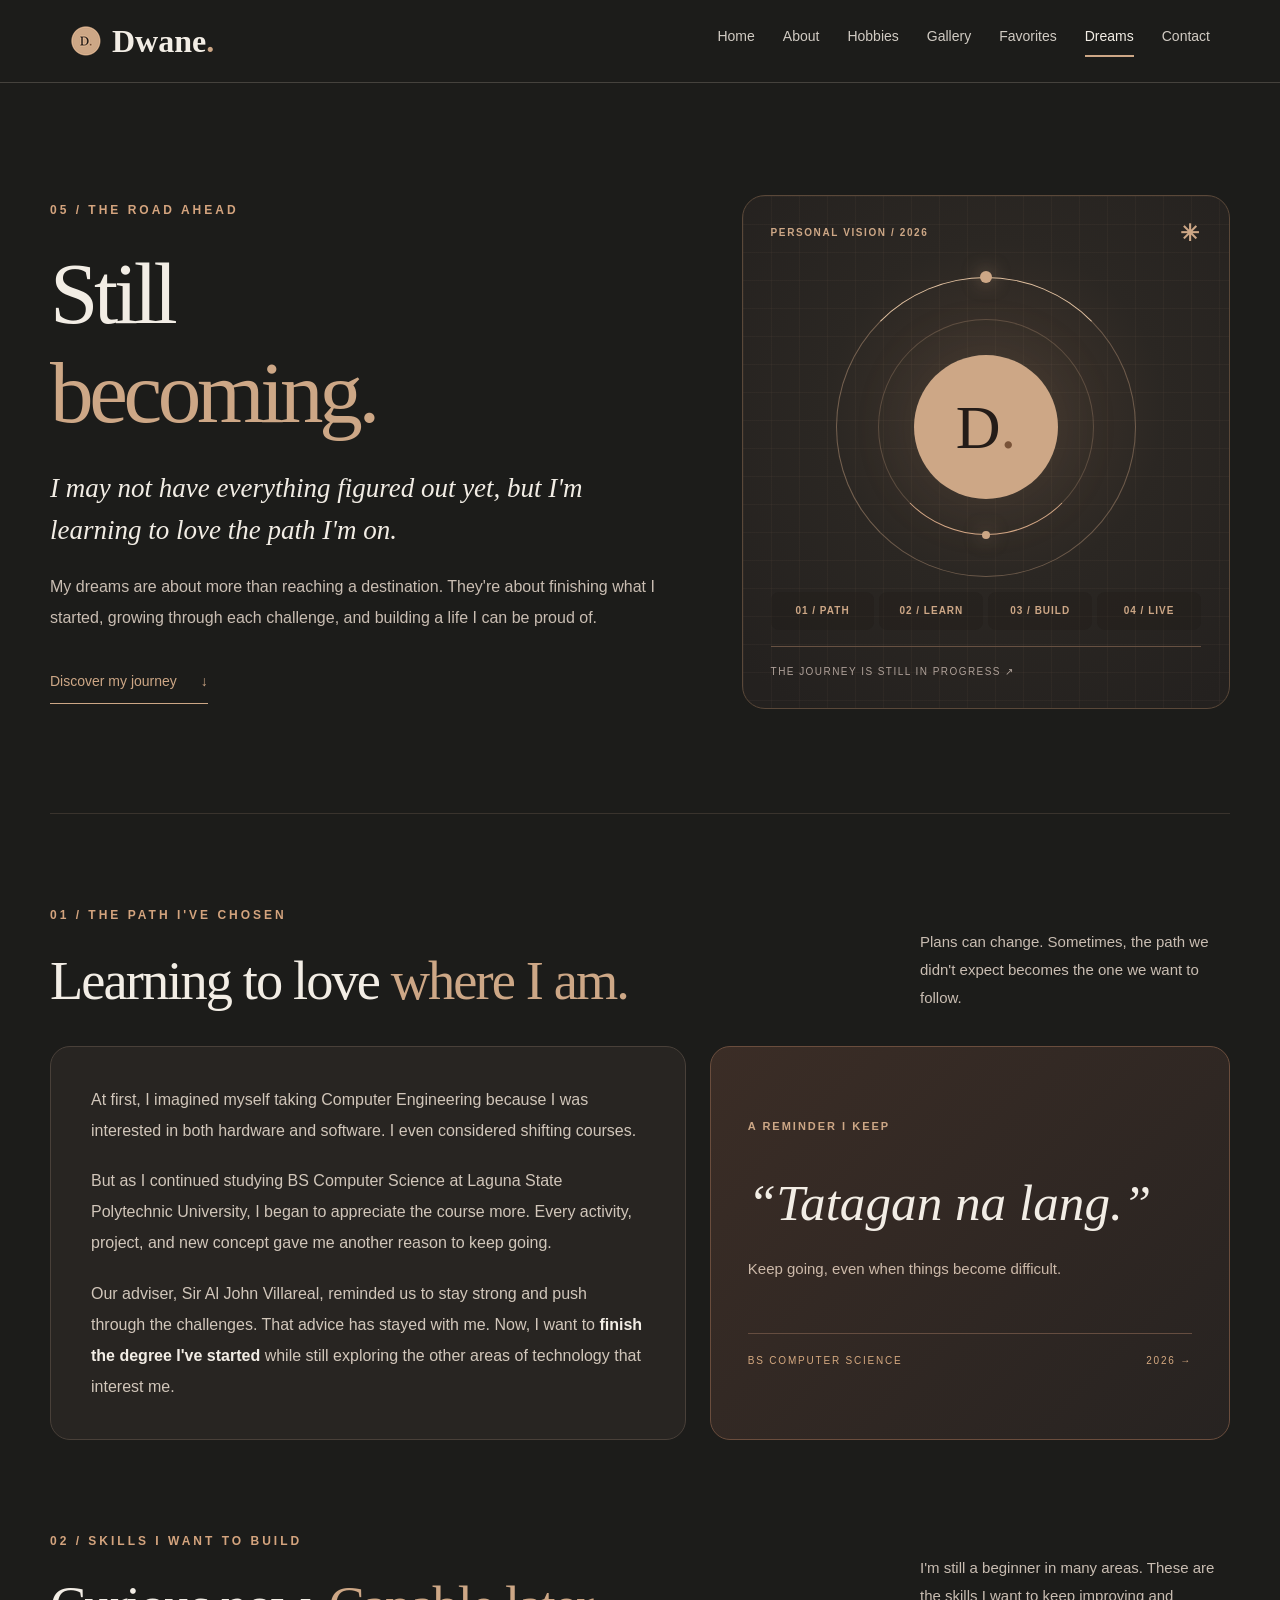
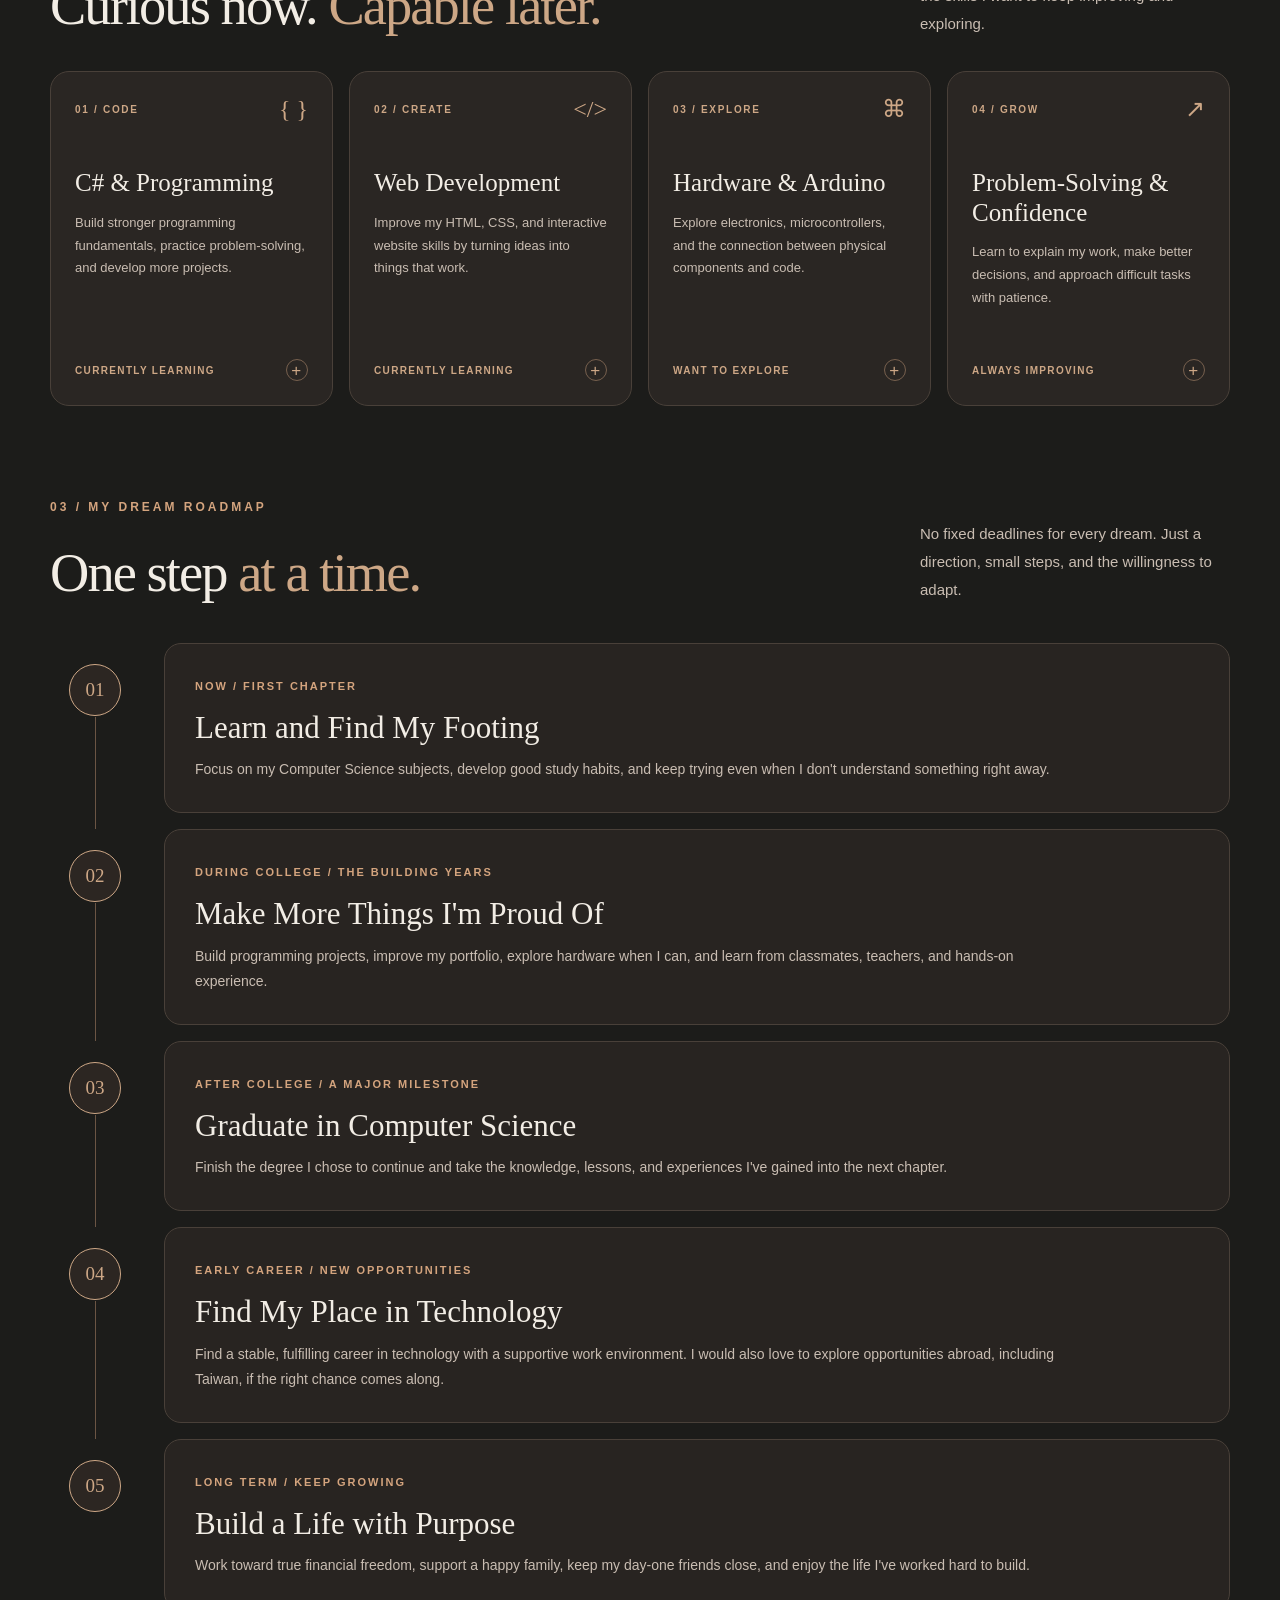
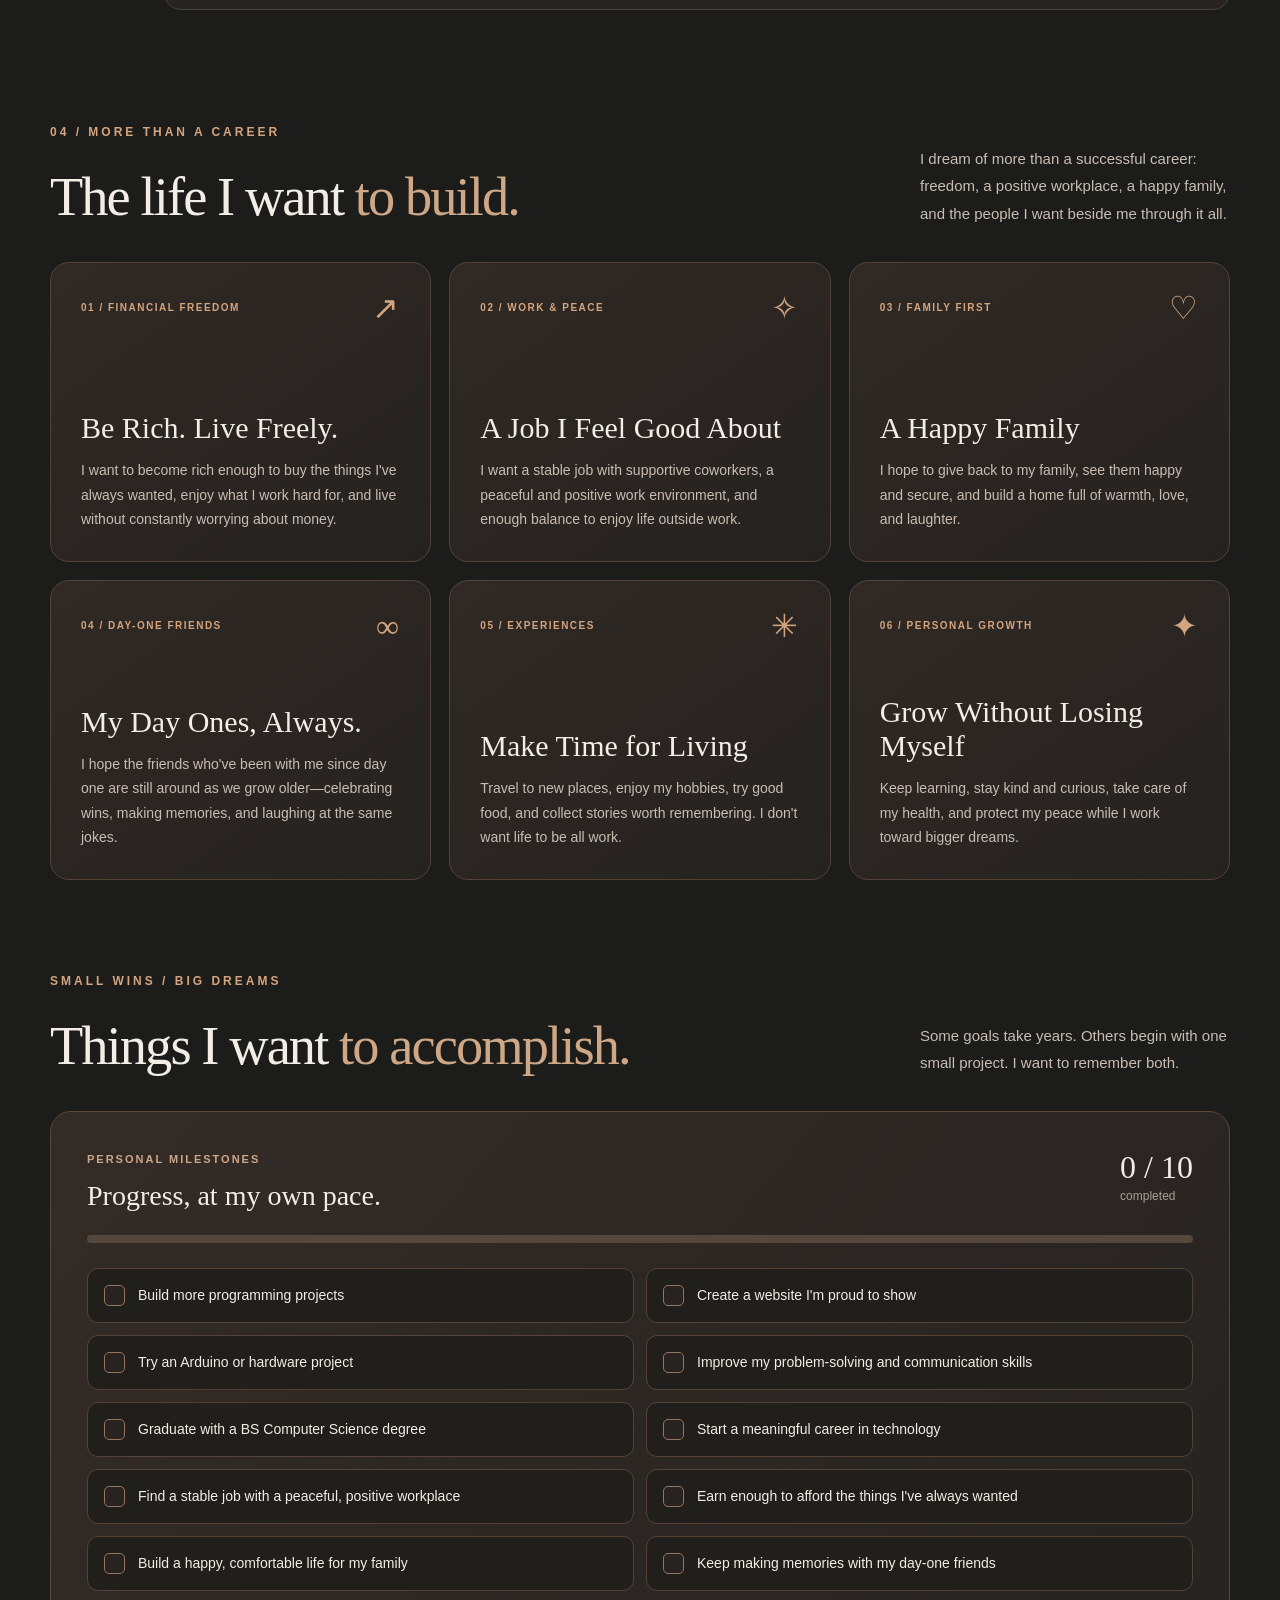
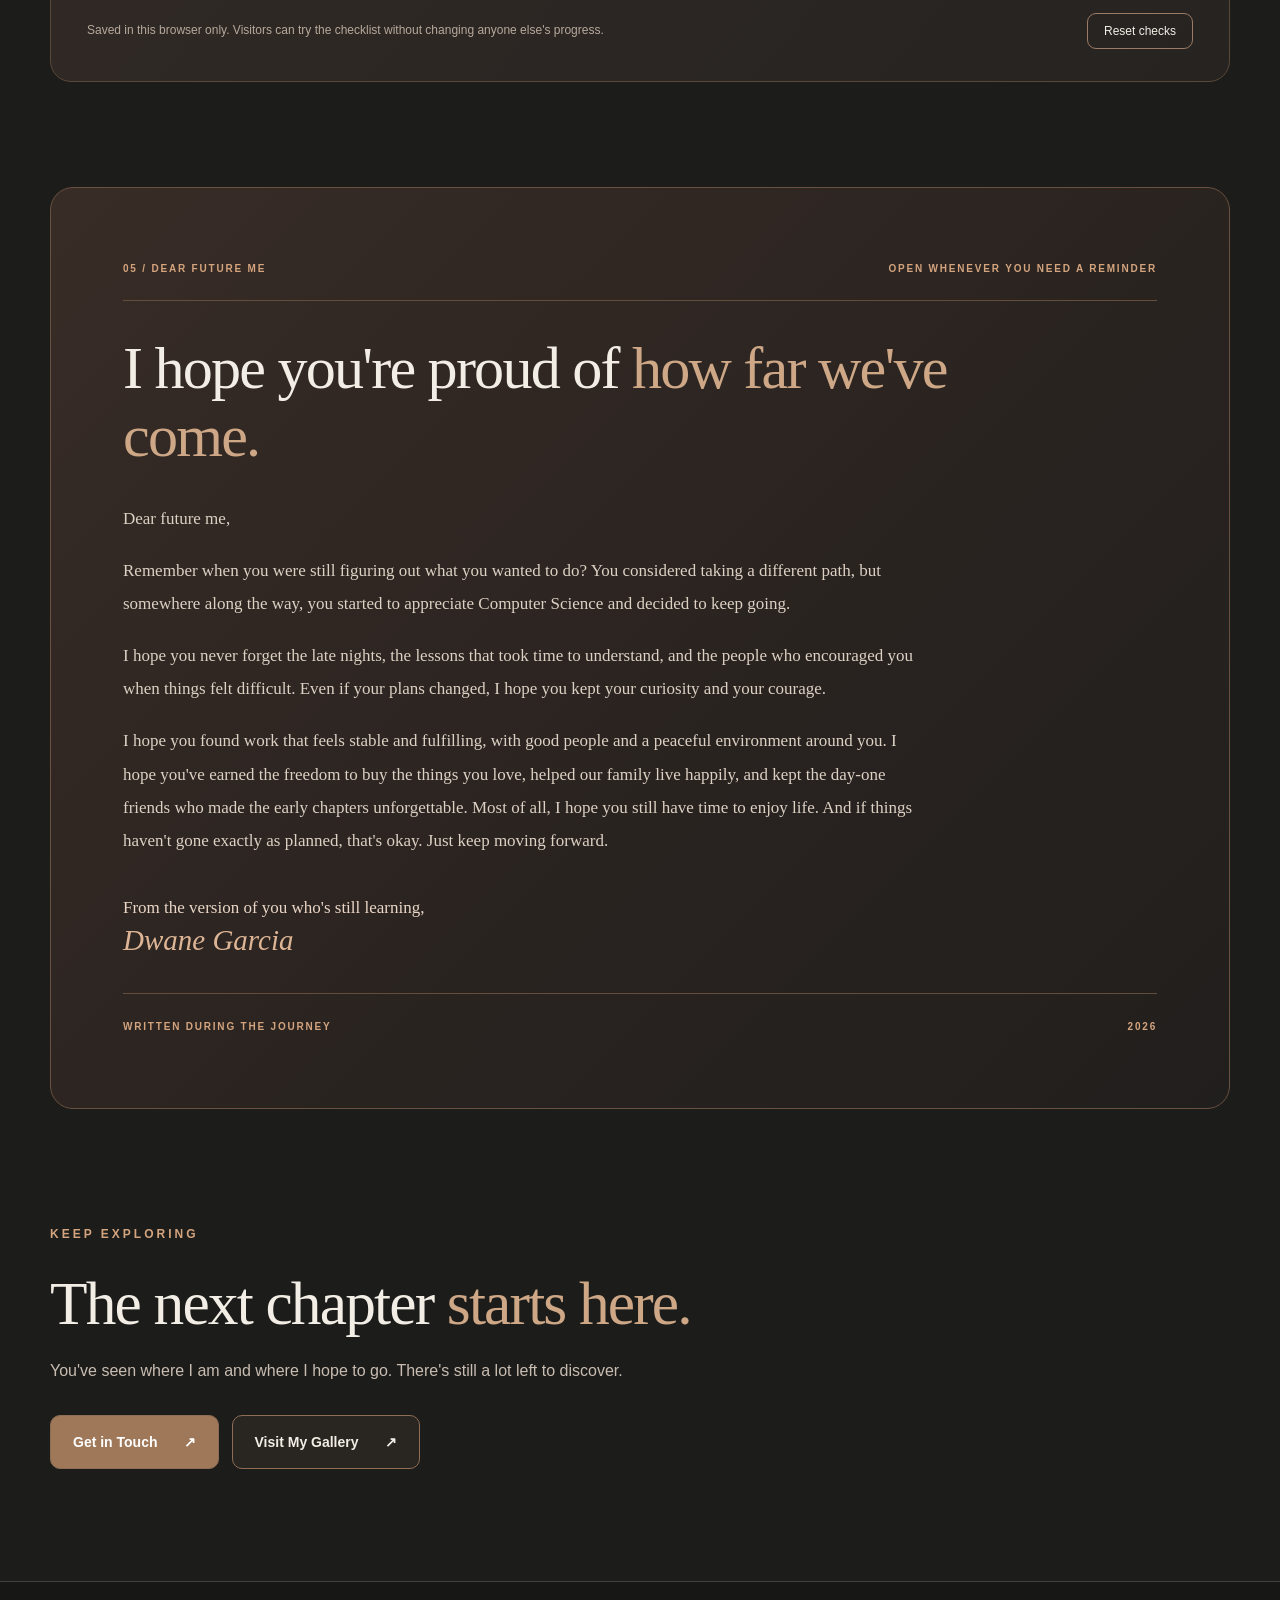
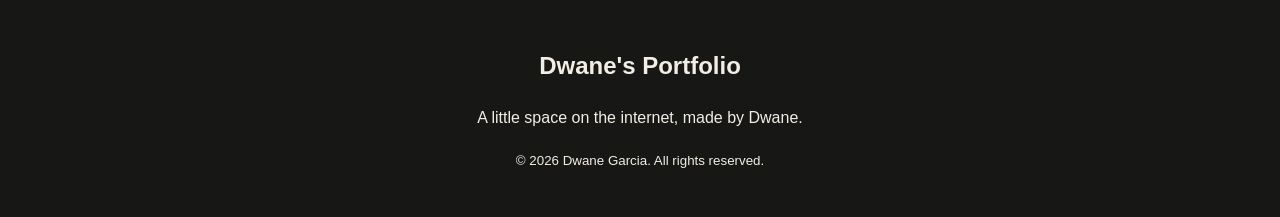
<file: dreams.html>
<!doctype html>
<html lang="en">
  <head>
    <meta charset="UTF-8" />
    <meta name="viewport" content="width=device-width, initial-scale=1.0" />
    <meta name="theme-color" content="#1C1C1A" />
    <meta
      name="description"
      content="Dwane's dreams, personal growth, skills, and future goals."
    />
    <title>Dreams | Dwane's Portfolio</title>
    <!-- The site's shared design comes first; this page's styles come second. -->
    <link rel="stylesheet" href="css/style.css" />
    <link rel="stylesheet" href="css/dreams.css" />
    <link
      rel="shortcut icon"
      href="./images/Favicon/favicon.png"
      type="image/x-icon"
    />
  </head>
  <body>
    <!-- Same header markup used by Gallery and Favorites. -->
    <header class="site-header">
      <div class="header-container">
        <a href="index.html" class="logo">
          <img
            class="header__favicon"
            src="./images/Favicon/favicon-32x32.png"
            alt=""
            width="32"
            height="32"
          />
          <span class="logo__text">Dwane<span class="logo__dot">.</span></span>
        </a>

        <nav class="navigation" aria-label="Main navigation">
          <a href="index.html">Home</a>
          <a href="about.html">About</a>
          <a href="hobbies.html">Hobbies</a>
          <a href="gallery.html">Gallery</a>
          <a href="favorites.html">Favorites</a>
          <a href="dreams.html" class="active" aria-current="page">Dreams</a>
          <a href="contact.html">Contact</a>
        </nav>
      </div>
    </header>

    <!-- DREAMS MAIN CONTENT START -->
    <main class="dreams-page" id="top">
      <!-- HERO -->
      <section class="dr-hero dr-container" aria-labelledby="dr-title">
        <div class="dr-hero-copy">
          <p class="dr-eyebrow">05 / THE ROAD AHEAD</p>
          <h1 id="dr-title">Still <span>becoming.</span></h1>
          <p class="dr-hero-lead">
            I may not have everything figured out yet, but I'm learning to love
            the path I'm on.
          </p>
          <p class="dr-hero-description">
            My dreams are about more than reaching a destination. They're about
            finishing what I started, growing through each challenge, and
            building a life I can be proud of.
          </p>
          <a class="dr-discover" href="#dr-chosen"
            >Discover my journey <span aria-hidden="true">↓</span></a
          >
        </div>
        <div
          class="dr-hero-art"
          aria-label="My journey through learning, building, and growing"
        >
          <div class="dr-art-topline">
            <span>PERSONAL VISION / 2026</span><span aria-hidden="true">✳</span>
          </div>
          <div class="dr-art-orbit" aria-hidden="true">
            <!-- Each moving dot is attached to its circular track. -->
            <div class="dr-orbit-track dr-orbit-track-a">
              <div class="dr-orbit-ring dr-orbit-ring-a"></div>
              <span class="dr-orbit-point point-a"></span>
            </div>
            <div class="dr-orbit-track dr-orbit-track-b">
              <div class="dr-orbit-ring dr-orbit-ring-b"></div>
              <span class="dr-orbit-point point-b"></span>
            </div>
            <!-- Keep the D. completely still while both tracks rotate. -->
            <div class="dr-orbit-core">D<span>.</span></div>
          </div>
          <nav class="dr-art-steps" aria-label="Explore my four dream chapters">
            <a href="#dr-chosen" title="The Path I Chose">01 / PATH</a>
            <a href="#dr-skills" title="Skills I Want to Build">02 / LEARN</a>
            <a href="#dr-roadmap" title="My Dream Roadmap">03 / BUILD</a>
            <a href="#dr-beyond" title="Life Beyond My Career">04 / LIVE</a>
          </nav>
          <p class="dr-art-note">THE JOURNEY IS STILL IN PROGRESS ↗</p>
        </div>
      </section>

      <!-- 01 / THE PATH I'VE CHOSEN -->
      <section
        class="dr-section dr-chosen"
        id="dr-chosen"
        aria-labelledby="dr-chosen-title"
      >
        <div class="dr-container">
          <div class="dr-section-heading">
            <div>
              <p class="dr-eyebrow">01 / THE PATH I'VE CHOSEN</p>
              <h2 id="dr-chosen-title">
                Learning to love <em>where I am.</em>
              </h2>
            </div>
            <p>
              Plans can change. Sometimes, the path we didn't expect becomes the
              one we want to follow.
            </p>
          </div>
          <div class="dr-story-layout">
            <div class="dr-story-text">
              <p>
                At first, I imagined myself taking Computer Engineering because
                I was interested in both hardware and software. I even
                considered shifting courses.
              </p>
              <p>
                But as I continued studying BS Computer Science at Laguna State
                Polytechnic University, I began to appreciate the course more.
                Every activity, project, and new concept gave me another reason
                to keep going.
              </p>
              <p>
                Our adviser, Sir Al John Villareal, reminded us to stay strong
                and push through the challenges. That advice has stayed with me.
                Now, I want to
                <strong>finish the degree I've started</strong> while still
                exploring the other areas of technology that interest me.
              </p>
            </div>
            <aside
              class="dr-story-note"
              aria-label="A reminder for this chapter"
            >
              <p class="dr-note-top">A REMINDER I KEEP</p>
              <blockquote>“Tatagan na lang.”</blockquote>
              <p>Keep going, even when things become difficult.</p>
              <div class="dr-note-footer">
                <span>BS COMPUTER SCIENCE</span><span>2026 →</span>
              </div>
            </aside>
          </div>
        </div>
      </section>

      <!-- 02 / SKILLS TO BUILD -->
      <section
        class="dr-section dr-skills"
        id="dr-skills"
        aria-labelledby="dr-skills-title"
      >
        <div class="dr-container">
          <div class="dr-section-heading">
            <div>
              <p class="dr-eyebrow">02 / SKILLS I WANT TO BUILD</p>
              <h2 id="dr-skills-title">Curious now. <em>Capable later.</em></h2>
            </div>
            <p>
              I'm still a beginner in many areas. These are the skills I want to
              keep improving and exploring.
            </p>
          </div>
          <div class="dr-skills-grid">
            <details class="dr-skill-card">
              <summary aria-label="Expand C sharp and Programming plans">
                <span class="dr-skill-top"
                  ><span>01 / CODE</span
                  ><span class="dr-skill-glyph" aria-hidden="true"
                    >{ }</span
                  ></span
                >
                <span class="dr-skill-name">C# &amp; Programming</span>
                <span class="dr-skill-description"
                  >Build stronger programming fundamentals, practice
                  problem-solving, and develop more projects.</span
                >
                <span class="dr-skill-status"
                  >CURRENTLY LEARNING
                  <span class="dr-expand-icon" aria-hidden="true">+</span></span
                >
              </summary>
              <div class="dr-skill-expanded">
                <strong>MY NEXT STEPS</strong>
                <p>
                  Practice C# regularly, improve my understanding of algorithms,
                  and finish small programs I can explain confidently.
                </p>
              </div>
            </details>
            <details class="dr-skill-card">
              <summary aria-label="Expand Web Development plans">
                <span class="dr-skill-top"
                  ><span>02 / CREATE</span
                  ><span class="dr-skill-glyph" aria-hidden="true"
                    >&lt;/&gt;</span
                  ></span
                >
                <span class="dr-skill-name">Web Development</span>
                <span class="dr-skill-description"
                  >Improve my HTML, CSS, and interactive website skills by
                  turning ideas into things that work.</span
                >
                <span class="dr-skill-status"
                  >CURRENTLY LEARNING
                  <span class="dr-expand-icon" aria-hidden="true">+</span></span
                >
              </summary>
              <div class="dr-skill-expanded">
                <strong>MY NEXT STEPS</strong>
                <p>
                  Keep improving this portfolio, make it responsive, and learn
                  JavaScript to create more useful interactions.
                </p>
              </div>
            </details>
            <details class="dr-skill-card">
              <summary aria-label="Expand Hardware and Arduino plans">
                <span class="dr-skill-top"
                  ><span>03 / EXPLORE</span
                  ><span class="dr-skill-glyph" aria-hidden="true"
                    >⌘</span
                  ></span
                >
                <span class="dr-skill-name">Hardware &amp; Arduino</span>
                <span class="dr-skill-description"
                  >Explore electronics, microcontrollers, and the connection
                  between physical components and code.</span
                >
                <span class="dr-skill-status"
                  >WANT TO EXPLORE
                  <span class="dr-expand-icon" aria-hidden="true">+</span></span
                >
              </summary>
              <div class="dr-skill-expanded">
                <strong>MY NEXT STEPS</strong>
                <p>
                  Try a beginner Arduino project and learn how sensors,
                  circuits, and programming work together.
                </p>
              </div>
            </details>
            <details class="dr-skill-card">
              <summary aria-label="Expand Problem Solving and Confidence plans">
                <span class="dr-skill-top"
                  ><span>04 / GROW</span
                  ><span class="dr-skill-glyph" aria-hidden="true"
                    >↗</span
                  ></span
                >
                <span class="dr-skill-name"
                  >Problem-Solving &amp; Confidence</span
                >
                <span class="dr-skill-description"
                  >Learn to explain my work, make better decisions, and approach
                  difficult tasks with patience.</span
                >
                <span class="dr-skill-status"
                  >ALWAYS IMPROVING
                  <span class="dr-expand-icon" aria-hidden="true">+</span></span
                >
              </summary>
              <div class="dr-skill-expanded">
                <strong>MY NEXT STEPS</strong>
                <p>
                  Explain my code in my own words, ask better questions, and
                  learn from projects and feedback.
                </p>
              </div>
            </details>
          </div>
        </div>
      </section>

      <!-- 03 / ROADMAP -->
      <section
        class="dr-section dr-roadmap-section"
        id="dr-roadmap"
        aria-labelledby="dr-roadmap-title"
      >
        <div class="dr-container">
          <div class="dr-section-heading">
            <div>
              <p class="dr-eyebrow">03 / MY DREAM ROADMAP</p>
              <h2 id="dr-roadmap-title">One step <em>at a time.</em></h2>
            </div>
            <p>
              No fixed deadlines for every dream. Just a direction, small steps,
              and the willingness to adapt.
            </p>
          </div>
          <div class="dr-roadmap-list">
            <article class="dr-roadmap-item">
              <div class="dr-roadmap-marker"><span>01</span></div>
              <div class="dr-roadmap-content">
                <span class="dr-roadmap-phase">NOW / FIRST CHAPTER</span>
                <h3>Learn and Find My Footing</h3>
                <p>
                  Focus on my Computer Science subjects, develop good study
                  habits, and keep trying even when I don't understand something
                  right away.
                </p>
              </div>
            </article>
            <article class="dr-roadmap-item">
              <div class="dr-roadmap-marker"><span>02</span></div>
              <div class="dr-roadmap-content">
                <span class="dr-roadmap-phase"
                  >DURING COLLEGE / THE BUILDING YEARS</span
                >
                <h3>Make More Things I'm Proud Of</h3>
                <p>
                  Build programming projects, improve my portfolio, explore
                  hardware when I can, and learn from classmates, teachers, and
                  hands-on experience.
                </p>
              </div>
            </article>
            <article class="dr-roadmap-item">
              <div class="dr-roadmap-marker"><span>03</span></div>
              <div class="dr-roadmap-content">
                <span class="dr-roadmap-phase"
                  >AFTER COLLEGE / A MAJOR MILESTONE</span
                >
                <h3>Graduate in Computer Science</h3>
                <p>
                  Finish the degree I chose to continue and take the knowledge,
                  lessons, and experiences I've gained into the next chapter.
                </p>
              </div>
            </article>
            <article class="dr-roadmap-item">
              <div class="dr-roadmap-marker"><span>04</span></div>
              <div class="dr-roadmap-content">
                <span class="dr-roadmap-phase"
                  >EARLY CAREER / NEW OPPORTUNITIES</span
                >
                <h3>Find My Place in Technology</h3>
                <p>
                  Find a stable, fulfilling career in technology with a
                  supportive work environment. I would also love to explore
                  opportunities abroad, including Taiwan, if the right chance
                  comes along.
                </p>
              </div>
            </article>
            <article class="dr-roadmap-item">
              <div class="dr-roadmap-marker"><span>05</span></div>
              <div class="dr-roadmap-content">
                <span class="dr-roadmap-phase">LONG TERM / KEEP GROWING</span>
                <h3>Build a Life with Purpose</h3>
                <p>
                  Work toward true financial freedom, support a happy family,
                  keep my day-one friends close, and enjoy the life I've worked
                  hard to build.
                </p>
              </div>
            </article>
          </div>
        </div>
      </section>

      <!-- 04 / BEYOND THE CAREER -->
      <section
        class="dr-section dr-beyond"
        id="dr-beyond"
        aria-labelledby="dr-beyond-title"
      >
        <div class="dr-container">
          <div class="dr-section-heading">
            <div>
              <p class="dr-eyebrow">04 / MORE THAN A CAREER</p>
              <h2 id="dr-beyond-title">The life I want <em>to build.</em></h2>
            </div>
            <p>
              I dream of more than a successful career: freedom, a positive
              workplace, a happy family, and the people I want beside me through
              it all.
            </p>
          </div>
          <div class="dr-beyond-grid">
            <article class="dr-beyond-card">
              <div class="dr-beyond-top">
                <span>01 / FINANCIAL FREEDOM</span
                ><span aria-hidden="true">↗</span>
              </div>
              <h3>Be Rich. Live Freely.</h3>
              <p>
                I want to become rich enough to buy the things I've always
                wanted, enjoy what I work hard for, and live without constantly
                worrying about money.
              </p>
            </article>
            <article class="dr-beyond-card">
              <div class="dr-beyond-top">
                <span>02 / WORK &amp; PEACE</span
                ><span aria-hidden="true">✧</span>
              </div>
              <h3>A Job I Feel Good About</h3>
              <p>
                I want a stable job with supportive coworkers, a peaceful and
                positive work environment, and enough balance to enjoy life
                outside work.
              </p>
            </article>
            <article class="dr-beyond-card">
              <div class="dr-beyond-top">
                <span>03 / FAMILY FIRST</span><span aria-hidden="true">♡</span>
              </div>
              <h3>A Happy Family</h3>
              <p>
                I hope to give back to my family, see them happy and secure, and
                build a home full of warmth, love, and laughter.
              </p>
            </article>
            <article class="dr-beyond-card">
              <div class="dr-beyond-top">
                <span>04 / DAY-ONE FRIENDS</span
                ><span aria-hidden="true">∞</span>
              </div>
              <h3>My Day Ones, Always.</h3>
              <p>
                I hope the friends who've been with me since day one are still
                around as we grow older—celebrating wins, making memories, and
                laughing at the same jokes.
              </p>
            </article>
            <article class="dr-beyond-card">
              <div class="dr-beyond-top">
                <span>05 / EXPERIENCES</span><span aria-hidden="true">✳</span>
              </div>
              <h3>Make Time for Living</h3>
              <p>
                Travel to new places, enjoy my hobbies, try good food, and
                collect stories worth remembering. I don't want life to be all
                work.
              </p>
            </article>
            <article class="dr-beyond-card">
              <div class="dr-beyond-top">
                <span>06 / PERSONAL GROWTH</span
                ><span aria-hidden="true">✦</span>
              </div>
              <h3>Grow Without Losing Myself</h3>
              <p>
                Keep learning, stay kind and curious, take care of my health,
                and protect my peace while I work toward bigger dreams.
              </p>
            </article>
          </div>
        </div>
      </section>

      <!-- INTERACTIVE CHECKLIST -->
      <section
        class="dr-section dr-checklist-section"
        id="dr-checklist"
        aria-labelledby="dr-checklist-title"
      >
        <div class="dr-container">
          <div class="dr-section-heading">
            <div>
              <p class="dr-eyebrow">SMALL WINS / BIG DREAMS</p>
              <h2 id="dr-checklist-title">
                Things I want <em>to accomplish.</em>
              </h2>
            </div>
            <p>
              Some goals take years. Others begin with one small project. I want
              to remember both.
            </p>
          </div>
          <div class="dr-checklist-card">
            <div class="dr-checklist-header">
              <div>
                <span class="dr-checklist-caption">PERSONAL MILESTONES</span>
                <p>Progress, at my own pace.</p>
              </div>
              <div class="dr-checklist-counter" aria-live="polite">
                <strong id="dr-progress-count">0 / 10</strong
                ><span>completed</span>
              </div>
            </div>
            <div
              class="dr-progress-track"
              role="progressbar"
              aria-label="Completed personal milestones"
              aria-valuemin="0"
              aria-valuemax="10"
              aria-valuenow="0"
              id="dr-progress-track"
            >
              <div id="dr-progress-fill"></div>
            </div>
            <div class="dr-goal-list">
              <label class="dr-goal-check"
                ><input type="checkbox" data-dr-goal="more-projects" /><span
                  >Build more programming projects</span
                ></label
              >
              <label class="dr-goal-check"
                ><input type="checkbox" data-dr-goal="web-project" /><span
                  >Create a website I'm proud to show</span
                ></label
              >
              <label class="dr-goal-check"
                ><input type="checkbox" data-dr-goal="hardware" /><span
                  >Try an Arduino or hardware project</span
                ></label
              >
              <label class="dr-goal-check"
                ><input type="checkbox" data-dr-goal="skills" /><span
                  >Improve my problem-solving and communication skills</span
                ></label
              >
              <label class="dr-goal-check"
                ><input type="checkbox" data-dr-goal="graduate" /><span
                  >Graduate with a BS Computer Science degree</span
                ></label
              >
              <label class="dr-goal-check"
                ><input type="checkbox" data-dr-goal="first-job" /><span
                  >Start a meaningful career in technology</span
                ></label
              >
              <label class="dr-goal-check"
                ><input type="checkbox" data-dr-goal="peaceful-work" /><span
                  >Find a stable job with a peaceful, positive workplace</span
                ></label
              >
              <label class="dr-goal-check"
                ><input type="checkbox" data-dr-goal="financial-freedom" /><span
                  >Earn enough to afford the things I've always wanted</span
                ></label
              >
              <label class="dr-goal-check"
                ><input type="checkbox" data-dr-goal="family-happiness" /><span
                  >Build a happy, comfortable life for my family</span
                ></label
              >
              <label class="dr-goal-check"
                ><input type="checkbox" data-dr-goal="day-ones" /><span
                  >Keep making memories with my day-one friends</span
                ></label
              >
            </div>
            <div class="dr-checklist-footer">
              <p>
                Saved in this browser only. Visitors can try the checklist
                without changing anyone else's progress.
              </p>
              <button type="button" id="dr-reset">Reset checks</button>
            </div>
          </div>
        </div>
      </section>

      <!-- 05 / LETTER TO MY FUTURE SELF -->
      <section
        class="dr-letter dr-container"
        id="dr-letter"
        aria-labelledby="dr-letter-title"
      >
        <div class="dr-letter-inner">
          <div class="dr-letter-top">
            <span>05 / DEAR FUTURE ME</span
            ><span>OPEN WHENEVER YOU NEED A REMINDER</span>
          </div>
          <h2 id="dr-letter-title">
            I hope you're proud of <em>how far we've come.</em>
          </h2>
          <div class="dr-letter-body">
            <p>Dear future me,</p>
            <p>
              Remember when you were still figuring out what you wanted to do?
              You considered taking a different path, but somewhere along the
              way, you started to appreciate Computer Science and decided to
              keep going.
            </p>
            <p>
              I hope you never forget the late nights, the lessons that took
              time to understand, and the people who encouraged you when things
              felt difficult. Even if your plans changed, I hope you kept your
              curiosity and your courage.
            </p>
            <p>
              I hope you found work that feels stable and fulfilling, with good
              people and a peaceful environment around you. I hope you've earned
              the freedom to buy the things you love, helped our family live
              happily, and kept the day-one friends who made the early chapters
              unforgettable. Most of all, I hope you still have time to enjoy
              life. And if things haven't gone exactly as planned, that's okay.
              Just keep moving forward.
            </p>
            <p class="dr-letter-signoff">
              From the version of you who's still learning,<br /><strong
                >Dwane Garcia</strong
              >
            </p>
          </div>
          <div class="dr-letter-bottom">
            <span>WRITTEN DURING THE JOURNEY</span><span>2026</span>
          </div>
        </div>
      </section>

      <!-- NEXT PAGE -->
      <section class="dr-next dr-container">
        <p class="dr-eyebrow">KEEP EXPLORING</p>
        <h2>The next chapter <em>starts here.</em></h2>
        <p>
          You've seen where I am and where I hope to go. There's still a lot
          left to discover.
        </p>
        <div class="dr-actions">
          <a class="dr-button dr-button-primary" href="contact.html"
            >Get in Touch <span aria-hidden="true">↗</span></a
          ><a class="dr-button dr-button-outline" href="gallery.html"
            >Visit My Gallery <span aria-hidden="true">↗</span></a
          >
        </div>
      </section>
    </main>
    <!-- DREAMS MAIN CONTENT END -->

    <!-- Same footer markup used by Gallery and Favorites. -->
    <footer class="site-footer">
      <h2>Dwane's Portfolio</h2>
      <p>A little space on the internet, made by Dwane.</p>
      <small>© 2026 Dwane Garcia. All rights reserved.</small>
    </footer>

    <script>
      (function () {
        const checkboxes = Array.from(
          document.querySelectorAll("[data-dr-goal]"),
        );
        const count = document.getElementById("dr-progress-count");
        const progress = document.getElementById("dr-progress-track");
        const fill = document.getElementById("dr-progress-fill");
        const reset = document.getElementById("dr-reset");
        const storageKey = "dwane-portfolio-dreams-milestones-v1";

        function readSaved() {
          try {
            const saved = JSON.parse(localStorage.getItem(storageKey) || "{}");
            return saved && typeof saved === "object" ? saved : {};
          } catch (_) {
            return {};
          }
        }

        function save() {
          try {
            const state = {};
            checkboxes.forEach((box) => {
              state[box.dataset.drGoal] = box.checked;
            });
            localStorage.setItem(storageKey, JSON.stringify(state));
          } catch (_) {
            /* Browser storage may be unavailable; checkboxes still work. */
          }
        }

        function render() {
          const completed = checkboxes.filter((box) => box.checked).length;
          count.textContent = `${completed} / ${checkboxes.length}`;
          progress.setAttribute("aria-valuemax", String(checkboxes.length));
          progress.setAttribute("aria-valuenow", String(completed));
          fill.style.width = `${(completed / checkboxes.length) * 100}%`;
        }

        const saved = readSaved();
        checkboxes.forEach((box) => {
          box.checked = saved[box.dataset.drGoal] === true;
          box.addEventListener("change", () => {
            render();
            save();
          });
        });
        reset.addEventListener("click", () => {
          checkboxes.forEach((box) => {
            box.checked = false;
          });
          render();
          save();
        });
        render();
      })();
    </script>
  </body>
</html>
</file>
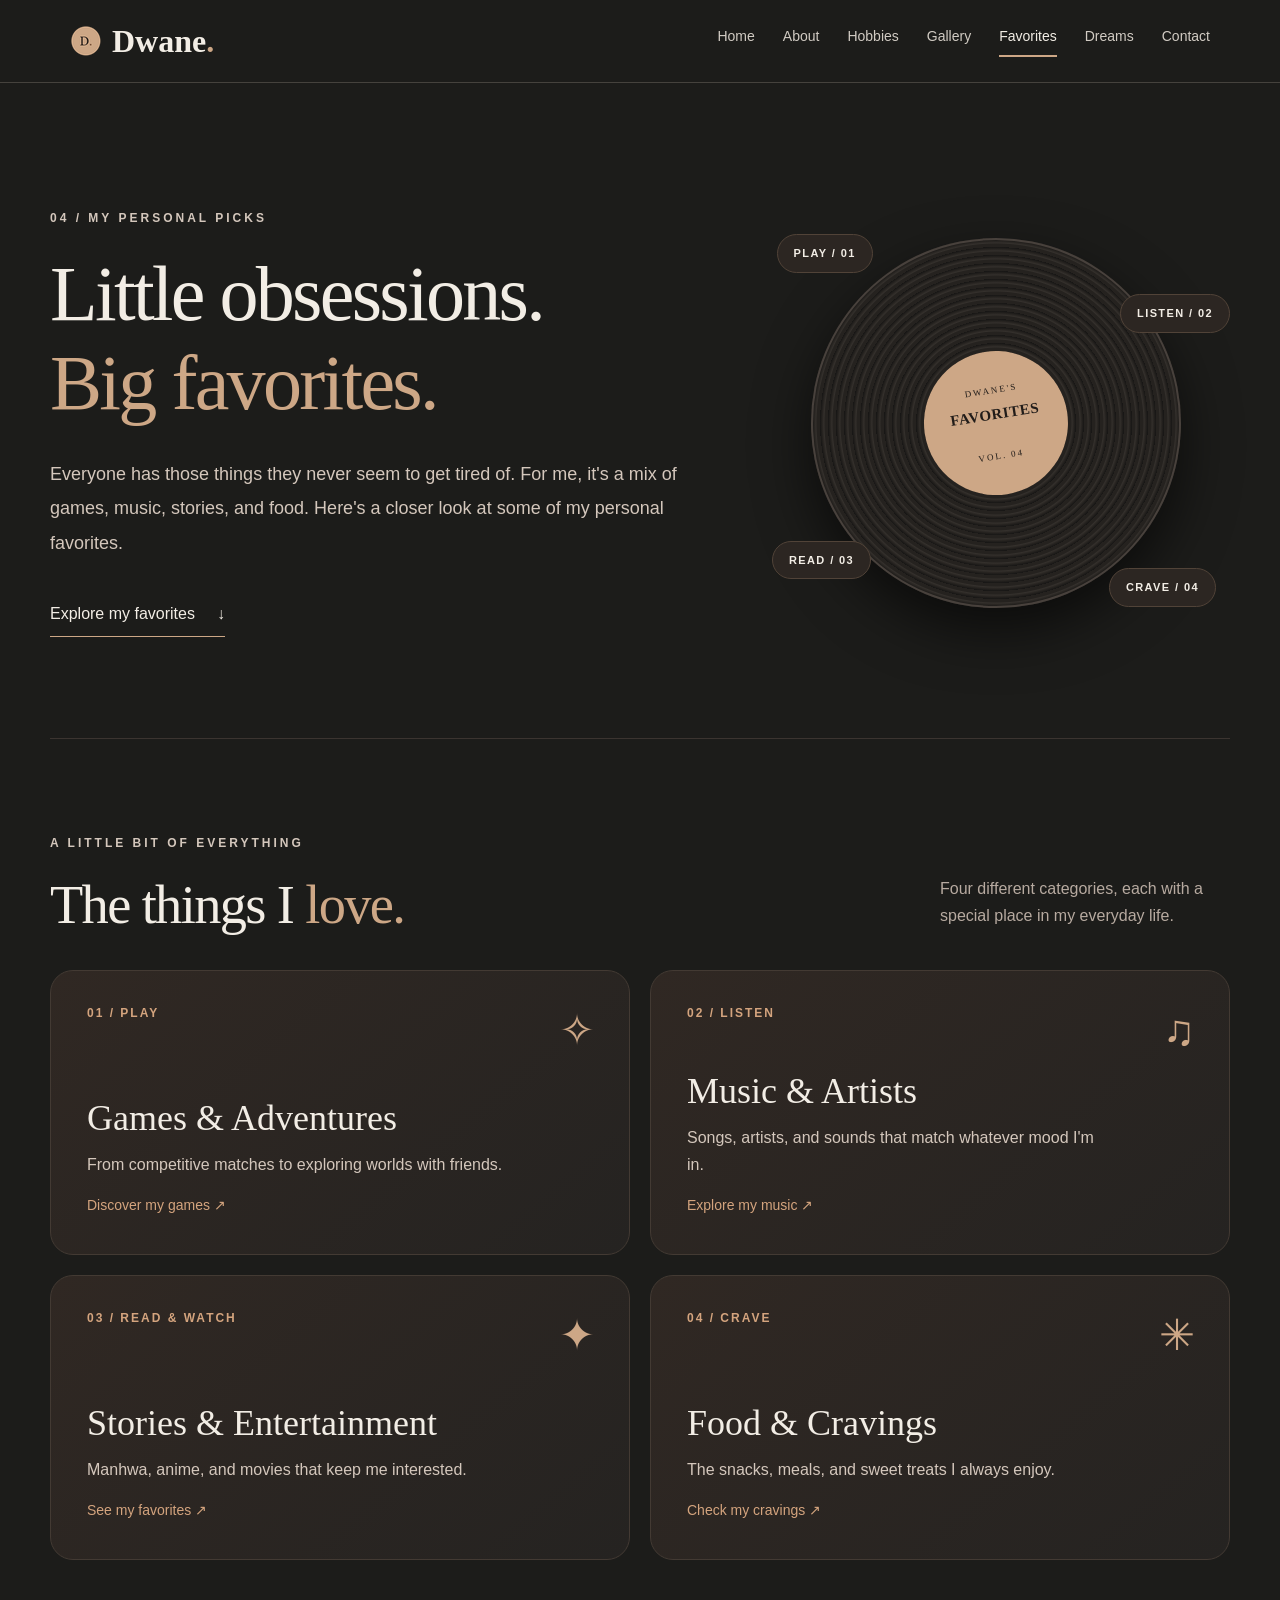
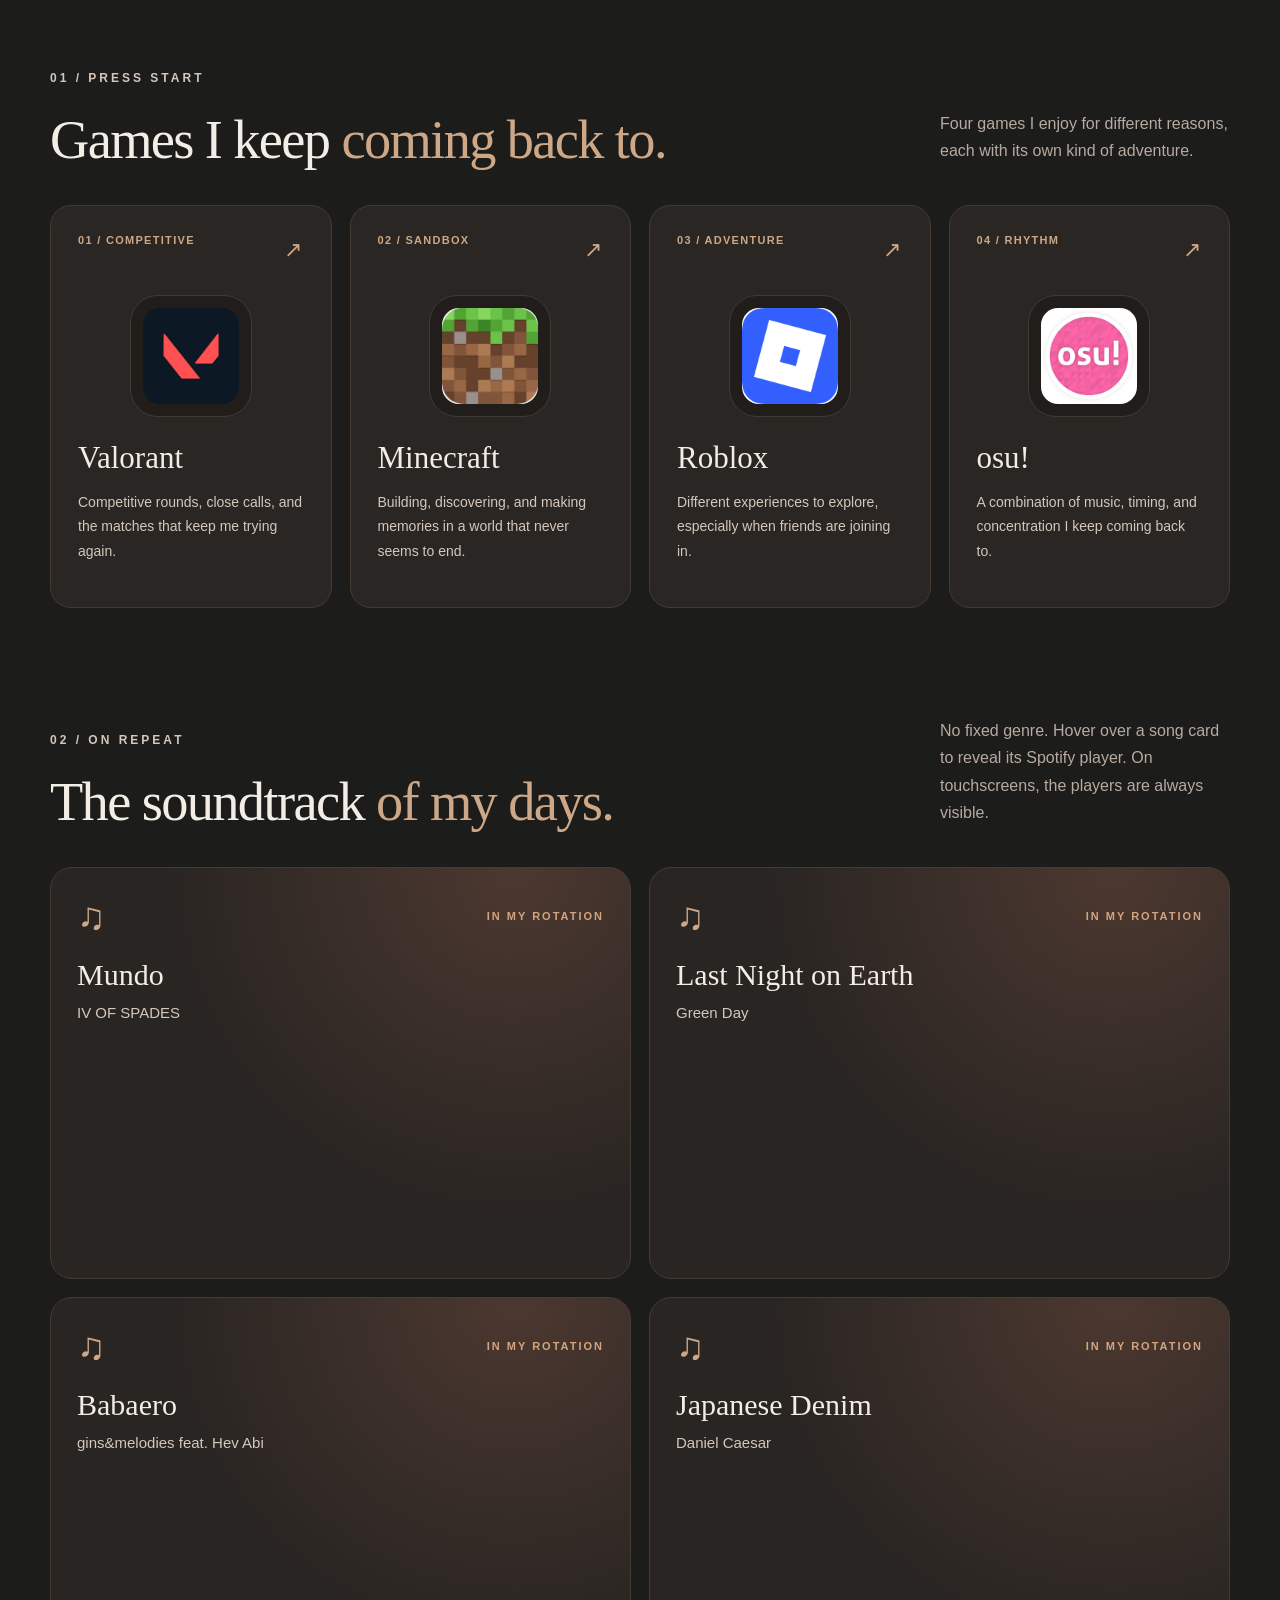
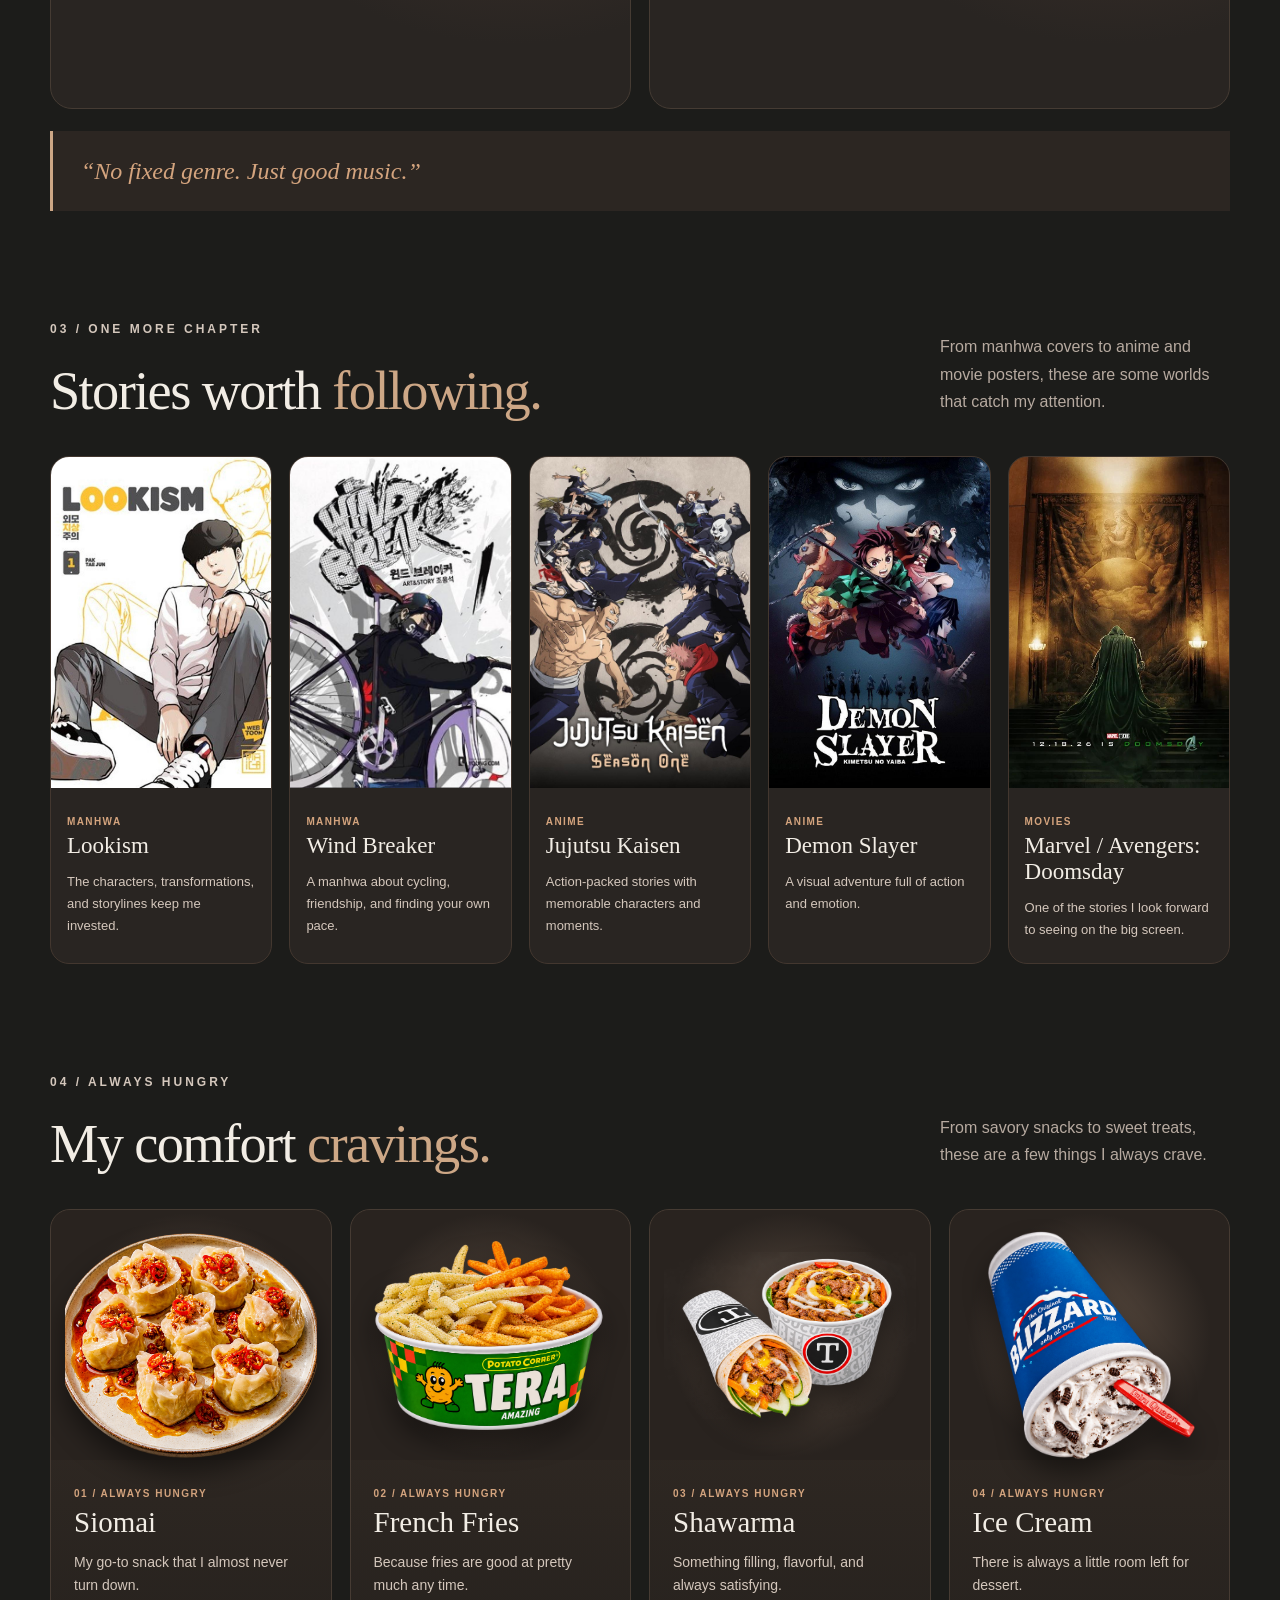
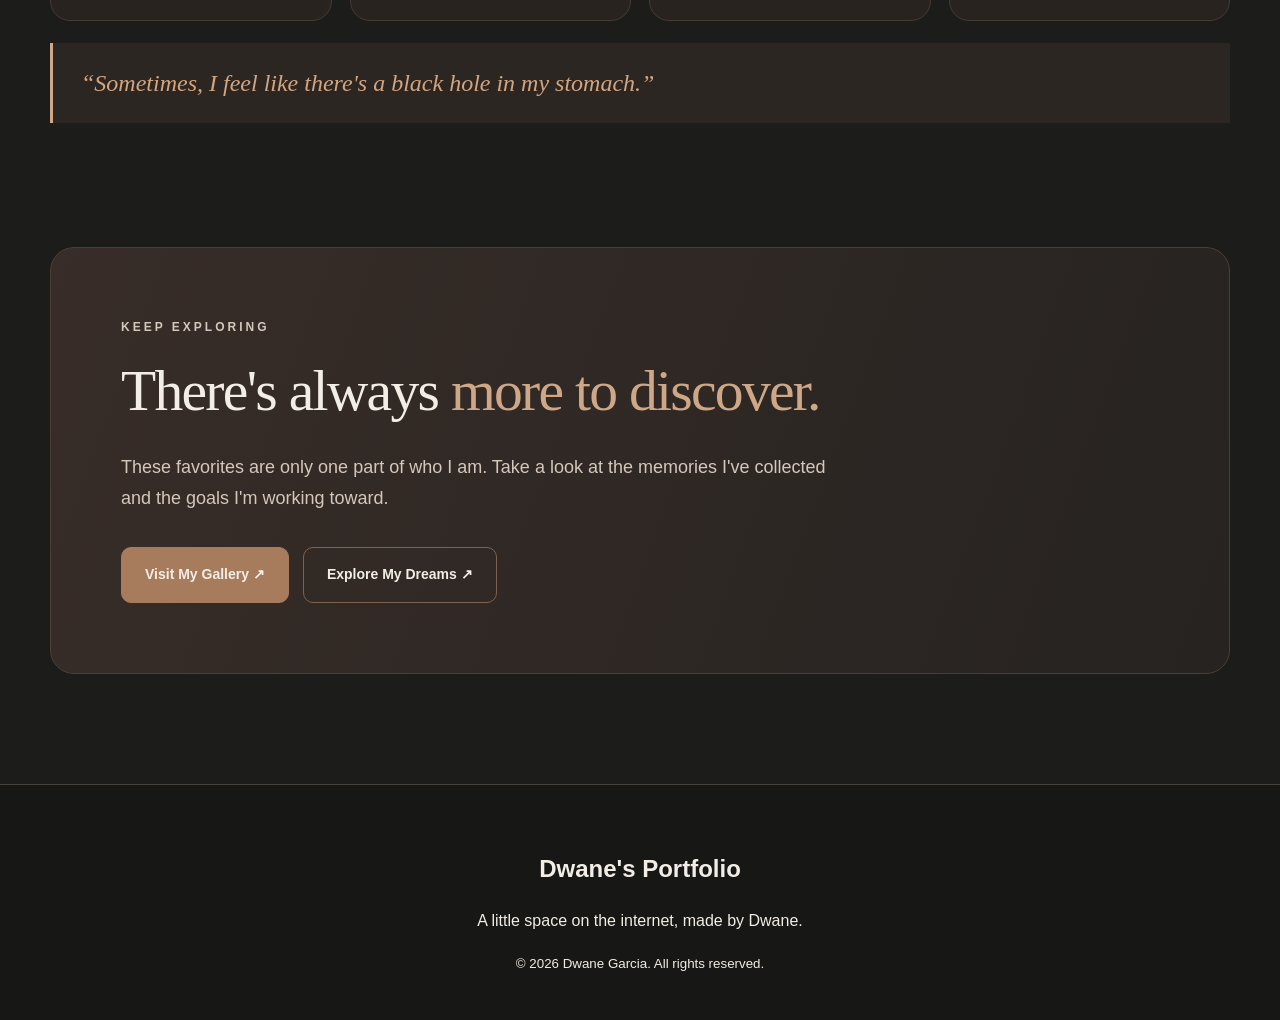
<file: favorites.html>
<!doctype html>
<html lang="en">
  <head>
    <meta charset="UTF-8" />
    <meta name="viewport" content="width=device-width, initial-scale=1.0" />
    <meta name="theme-color" content="#1C1C1A" />
    <title>My Favorites | Dwane's Portfolio</title>
    <!-- IMPORTANT: shared stylesheet FIRST, page stylesheet SECOND -->
    <link rel="stylesheet" href="css/style.css" />
    <link rel="stylesheet" href="css/favorites.css" />
    <link
      rel="shortcut icon"
      href="./images/Favicon/favicon.png"
      type="image/x-icon"
    />
  </head>

  <body class="favorites-page">
    <header class="site-header">
      <div class="header-container">
        <a href="index.html" class="logo">
          <img
            class="header__favicon"
            src="./images/Favicon/favicon-32x32.png"
            alt=""
            width="32"
            height="32"
          />
          <span class="logo__text">Dwane<span class="logo__dot">.</span></span>
        </a>

        <nav class="navigation" aria-label="Main navigation">
          <a href="index.html">Home</a>
          <a href="about.html">About</a>
          <a href="hobbies.html">Hobbies</a>
          <a href="gallery.html">Gallery</a>
          <a href="favorites.html" class="active" aria-current="page"
            >Favorites</a
          >
          <a href="dreams.html">Dreams</a>
          <a href="contact.html">Contact</a>
        </nav>
      </div>
    </header>
    <main class="fv-page">
      <section class="fv-hero fv-container" aria-labelledby="fv-main-heading">
        <div class="fv-hero-text">
          <p class="fv-eyebrow">04 / MY PERSONAL PICKS</p>
          <h1 id="fv-main-heading">
            Little obsessions.<br /><span>Big favorites.</span>
          </h1>
          <p>
            Everyone has those things they never seem to get tired of. For me,
            it's a mix of games, music, stories, and food. Here's a closer look
            at some of my personal favorites.
          </p>
          <a class="fv-text-link" href="#fv-overview"
            >Explore my favorites <span aria-hidden="true">↓</span></a
          >
        </div>
        <div class="fv-vinyl-wrap" aria-label="Explore my favorite things">
          <a href="#fv-games" class="fv-vinyl-tag tag-play">PLAY / 01</a>
          <a href="#fv-music" class="fv-vinyl-tag tag-listen">LISTEN / 02</a>
          <a href="#fv-stories" class="fv-vinyl-tag tag-read">READ / 03</a>
          <a href="#fv-food" class="fv-vinyl-tag tag-crave">CRAVE / 04</a>

          <div
            class="fv-vinyl"
            aria-label="Vinyl record with Dwane's Favorites label"
          >
            <div class="fv-vinyl-label">
              DWANE'S<br /><strong>FAVORITES</strong><br />VOL. 04
            </div>
          </div>
        </div>
      </section>
      <section class="fv-section fv-container" id="fv-overview">
        <div class="fv-section-head">
          <div>
            <p class="fv-eyebrow">A LITTLE BIT OF EVERYTHING</p>
            <h2>The things I <em>love.</em></h2>
          </div>
          <p>
            Four different categories, each with a special place in my everyday
            life.
          </p>
        </div>
        <div class="fv-overview-grid">
          <a href="#fv-games" class="fv-overview-card"
            ><span>01 / PLAY</span><b aria-hidden="true">✧</b>
            <h3>Games &amp; Adventures</h3>
            <p>From competitive matches to exploring worlds with friends.</p>
            <small>Discover my games ↗</small>
          </a>
          <a href="#fv-music" class="fv-overview-card"
            ><span>02 / LISTEN</span><b aria-hidden="true">♫</b>
            <h3>Music &amp; Artists</h3>
            <p>Songs, artists, and sounds that match whatever mood I'm in.</p>
            <small>Explore my music ↗</small>
          </a>
          <a href="#fv-stories" class="fv-overview-card"
            ><span>03 / READ &amp; WATCH</span><b aria-hidden="true">✦</b>
            <h3>Stories &amp; Entertainment</h3>
            <p>Manhwa, anime, and movies that keep me interested.</p>
            <small>See my favorites ↗</small>
          </a>
          <a href="#fv-food" class="fv-overview-card"
            ><span>04 / CRAVE</span><b aria-hidden="true">✳</b>
            <h3>Food &amp; Cravings</h3>
            <p>The snacks, meals, and sweet treats I always enjoy.</p>
            <small>Check my cravings ↗</small>
          </a>
        </div>
      </section>
      <section
        class="fv-section fv-container"
        id="fv-games"
        aria-labelledby="fv-games-title"
      >
        <div class="fv-section-head">
          <div>
            <p class="fv-eyebrow">01 / PRESS START</p>
            <h2 id="fv-games-title">Games I keep <em>coming back to.</em></h2>
          </div>
          <p>
            Four games I enjoy for different reasons, each with its own kind of
            adventure.
          </p>
        </div>
        <div class="fv-games-grid">
          <article class="fv-game-card">
            <div class="fv-game-top">
              <span>01 / COMPETITIVE</span
              ><span class="fv-mini-arrow" aria-hidden="true">↗</span>
            </div>
            <div class="fv-game-art">
              <img
                src="images/favorites/games/valorant.jpg"
                alt="Valorant game logo"
                loading="lazy"
              />
            </div>
            <h3>Valorant</h3>
            <p>
              Competitive rounds, close calls, and the matches that keep me
              trying again.
            </p>
          </article>
          <article class="fv-game-card">
            <div class="fv-game-top">
              <span>02 / SANDBOX</span
              ><span class="fv-mini-arrow" aria-hidden="true">↗</span>
            </div>
            <div class="fv-game-art">
              <img
                src="images/favorites/games/minecraft.jpg"
                alt="Minecraft game logo"
                loading="lazy"
              />
            </div>
            <h3>Minecraft</h3>
            <p>
              Building, discovering, and making memories in a world that never
              seems to end.
            </p>
          </article>
          <article class="fv-game-card">
            <div class="fv-game-top">
              <span>03 / ADVENTURE</span
              ><span class="fv-mini-arrow" aria-hidden="true">↗</span>
            </div>
            <div class="fv-game-art">
              <img
                src="images/favorites/games/roblox.jpg"
                alt="Roblox game logo"
                loading="lazy"
              />
            </div>
            <h3>Roblox</h3>
            <p>
              Different experiences to explore, especially when friends are
              joining in.
            </p>
          </article>
          <article class="fv-game-card">
            <div class="fv-game-top">
              <span>04 / RHYTHM</span
              ><span class="fv-mini-arrow" aria-hidden="true">↗</span>
            </div>
            <div class="fv-game-art">
              <img
                src="images/favorites/games/osu.jpg"
                alt="osu! game logo"
                loading="lazy"
              />
            </div>
            <h3>osu!</h3>
            <p>
              A combination of music, timing, and concentration I keep coming
              back to.
            </p>
          </article>
        </div>
      </section>
      <section
        class="fv-section fv-container"
        id="fv-music"
        aria-labelledby="fv-music-title"
      >
        <div class="fv-section-head">
          <div>
            <p class="fv-eyebrow">02 / ON REPEAT</p>
            <h2 id="fv-music-title">The soundtrack <em>of my days.</em></h2>
          </div>
          <p>
            No fixed genre. Hover over a song card to reveal its Spotify player.
            On touchscreens, the players are always visible.
          </p>
        </div>
        <div class="fv-songs-grid">
          <article class="fv-song-card">
            <div class="fv-song-head">
              <span class="fv-song-graphic" aria-hidden="true">♫</span
              ><span class="fv-song-genre">IN MY ROTATION</span>
            </div>
            <div class="fv-song-info">
              <h3>Mundo</h3>
              <p>IV OF SPADES</p>
            </div>
            <div class="fv-song-player">
              <iframe
                loading="lazy"
                style="border-radius: 12px"
                src="https://open.spotify.com/embed/track/61vyXXtY7OSYFRtSzv5ehw?theme=0"
                width="100%"
                height="152"
                frameborder="0"
                allowfullscreen=""
                allow="
                  autoplay;
                  clipboard-write;
                  encrypted-media;
                  fullscreen;
                  picture-in-picture;
                "
                title="Spotify player: Mundo by IV OF SPADES"
              ></iframe>
            </div>
          </article>
          <article class="fv-song-card">
            <div class="fv-song-head">
              <span class="fv-song-graphic" aria-hidden="true">♫</span
              ><span class="fv-song-genre">IN MY ROTATION</span>
            </div>
            <div class="fv-song-info">
              <h3>Last Night on Earth</h3>
              <p>Green Day</p>
            </div>
            <div class="fv-song-player">
              <iframe
                loading="lazy"
                style="border-radius: 12px"
                src="https://open.spotify.com/embed/track/5TpPSTItCwtZ8Sltr3vdzm?theme=0"
                width="100%"
                height="152"
                frameborder="0"
                allowfullscreen=""
                allow="
                  autoplay;
                  clipboard-write;
                  encrypted-media;
                  fullscreen;
                  picture-in-picture;
                "
                title="Spotify player: Last Night on Earth by Green Day"
              ></iframe>
            </div>
          </article>
          <article class="fv-song-card">
            <div class="fv-song-head">
              <span class="fv-song-graphic" aria-hidden="true">♫</span
              ><span class="fv-song-genre">IN MY ROTATION</span>
            </div>
            <div class="fv-song-info">
              <h3>Babaero</h3>
              <p>gins&amp;melodies feat. Hev Abi</p>
            </div>
            <div class="fv-song-player">
              <iframe
                loading="lazy"
                style="border-radius: 12px"
                src="https://open.spotify.com/embed/track/0NJAqnvbF6vzripOB7PclP?theme=0"
                width="100%"
                height="152"
                frameborder="0"
                allowfullscreen=""
                allow="
                  autoplay;
                  clipboard-write;
                  encrypted-media;
                  fullscreen;
                  picture-in-picture;
                "
                title="Spotify player: Babaero by gins&amp;melodies feat. Hev Abi"
              ></iframe>
            </div>
          </article>
          <article class="fv-song-card">
            <div class="fv-song-head">
              <span class="fv-song-graphic" aria-hidden="true">♫</span
              ><span class="fv-song-genre">IN MY ROTATION</span>
            </div>
            <div class="fv-song-info">
              <h3>Japanese Denim</h3>
              <p>Daniel Caesar</p>
            </div>
            <div class="fv-song-player">
              <iframe
                loading="lazy"
                style="border-radius: 12px"
                src="https://open.spotify.com/embed/track/7IVukH71OXfAu3KudrrizN?theme=0"
                width="100%"
                height="152"
                frameborder="0"
                allowfullscreen=""
                allow="
                  autoplay;
                  clipboard-write;
                  encrypted-media;
                  fullscreen;
                  picture-in-picture;
                "
                title="Spotify player: Japanese Denim by Daniel Caesar"
              ></iframe>
            </div>
          </article>
        </div>
        <blockquote class="fv-quote">
          “No fixed genre. Just good music.”
        </blockquote>
      </section>
      <section
        class="fv-section fv-container"
        id="fv-stories"
        aria-labelledby="fv-stories-title"
      >
        <div class="fv-section-head">
          <div>
            <p class="fv-eyebrow">03 / ONE MORE CHAPTER</p>
            <h2 id="fv-stories-title">Stories worth <em>following.</em></h2>
          </div>
          <p>
            From manhwa covers to anime and movie posters, these are some worlds
            that catch my attention.
          </p>
        </div>
        <div class="fv-stories-grid">
          <article class="fv-story-card">
            <div class="fv-cover">
              <img
                src="images/favorites/entertainment/lookism.jpg"
                alt="Cover or poster for Lookism"
                loading="lazy"
              />
            </div>
            <div class="fv-story-copy">
              <span class="fv-eyebrow">MANHWA</span>
              <h3>Lookism</h3>
              <p>
                The characters, transformations, and storylines keep me
                invested.
              </p>
            </div>
          </article>
          <article class="fv-story-card">
            <div class="fv-cover">
              <img
                src="images/favorites/entertainment/windbreaker.jpg"
                alt="Cover or poster for Wind Breaker"
                loading="lazy"
              />
            </div>
            <div class="fv-story-copy">
              <span class="fv-eyebrow">MANHWA</span>
              <h3>Wind Breaker</h3>
              <p>
                A manhwa about cycling, friendship, and finding your own pace.
              </p>
            </div>
          </article>
          <article class="fv-story-card">
            <div class="fv-cover">
              <img
                src="images/favorites/entertainment/jjk.jpg"
                alt="Cover or poster for Jujutsu Kaisen"
                loading="lazy"
              />
            </div>
            <div class="fv-story-copy">
              <span class="fv-eyebrow">ANIME</span>
              <h3>Jujutsu Kaisen</h3>
              <p>
                Action-packed stories with memorable characters and moments.
              </p>
            </div>
          </article>
          <article class="fv-story-card">
            <div class="fv-cover">
              <img
                src="images/favorites/entertainment/demonslayer.jpg"
                alt="Cover or poster for Demon Slayer"
                loading="lazy"
              />
            </div>
            <div class="fv-story-copy">
              <span class="fv-eyebrow">ANIME</span>
              <h3>Demon Slayer</h3>
              <p>A visual adventure full of action and emotion.</p>
            </div>
          </article>
          <article class="fv-story-card">
            <div class="fv-cover">
              <img
                src="images/favorites/entertainment/doomsday.jpg"
                alt="Cover or poster for Marvel / Avengers: Doomsday"
                loading="lazy"
              />
            </div>
            <div class="fv-story-copy">
              <span class="fv-eyebrow">MOVIES</span>
              <h3>Marvel / Avengers: Doomsday</h3>
              <p>
                One of the stories I look forward to seeing on the big screen.
              </p>
            </div>
          </article>
        </div>
      </section>
      <section
        class="fv-section fv-container"
        id="fv-food"
        aria-labelledby="fv-food-title"
      >
        <div class="fv-section-head">
          <div>
            <p class="fv-eyebrow">04 / ALWAYS HUNGRY</p>
            <h2 id="fv-food-title">My comfort <em>cravings.</em></h2>
          </div>
          <p>
            From savory snacks to sweet treats, these are a few things I always
            crave.
          </p>
        </div>
        <div class="fv-food-grid">
          <article class="fv-food-card">
            <div class="fv-food-art">
              <img
                src="images/favorites/food/siomai.png"
                alt="Siomai"
                loading="lazy"
              />
            </div>
            <div class="fv-food-details">
              <span class="fv-eyebrow">01 / ALWAYS HUNGRY</span>
              <h3>Siomai</h3>
              <p>My go-to snack that I almost never turn down.</p>
            </div>
          </article>
          <article class="fv-food-card">
            <div class="fv-food-art">
              <img
                src="images/favorites/food/french-fries.png"
                alt="French Fries"
                loading="lazy"
              />
            </div>
            <div class="fv-food-details">
              <span class="fv-eyebrow">02 / ALWAYS HUNGRY</span>
              <h3>French Fries</h3>
              <p>Because fries are good at pretty much any time.</p>
            </div>
          </article>
          <article class="fv-food-card">
            <div class="fv-food-art">
              <img
                src="images/favorites/food/shawarma.png"
                alt="Shawarma"
                loading="lazy"
              />
            </div>
            <div class="fv-food-details">
              <span class="fv-eyebrow">03 / ALWAYS HUNGRY</span>
              <h3>Shawarma</h3>
              <p>Something filling, flavorful, and always satisfying.</p>
            </div>
          </article>
          <article class="fv-food-card">
            <div class="fv-food-art">
              <img
                src="images/favorites/food/ice-cream.png"
                alt="Ice Cream"
                loading="lazy"
              />
            </div>
            <div class="fv-food-details">
              <span class="fv-eyebrow">04 / ALWAYS HUNGRY</span>
              <h3>Ice Cream</h3>
              <p>There is always a little room left for dessert.</p>
            </div>
          </article>
        </div>
        <blockquote class="fv-quote">
          “Sometimes, I feel like there's a black hole in my stomach.”
        </blockquote>
      </section>
      <section class="fv-next fv-container">
        <p class="fv-eyebrow">KEEP EXPLORING</p>
        <h2>There's always <em>more to discover.</em></h2>
        <p>
          These favorites are only one part of who I am. Take a look at the
          memories I've collected and the goals I'm working toward.
        </p>
        <div class="fv-next-links">
          <a href="gallery.html">Visit My Gallery ↗</a
          ><a href="dreams.html">Explore My Dreams ↗</a>
        </div>
      </section>
    </main>
    <footer class="site-footer">
      <h2>Dwane's Portfolio</h2>
      <p>A little space on the internet, made by Dwane.</p>
      <small>© 2026 Dwane Garcia. All rights reserved.</small>
    </footer>
  </body>
</html>
</file>
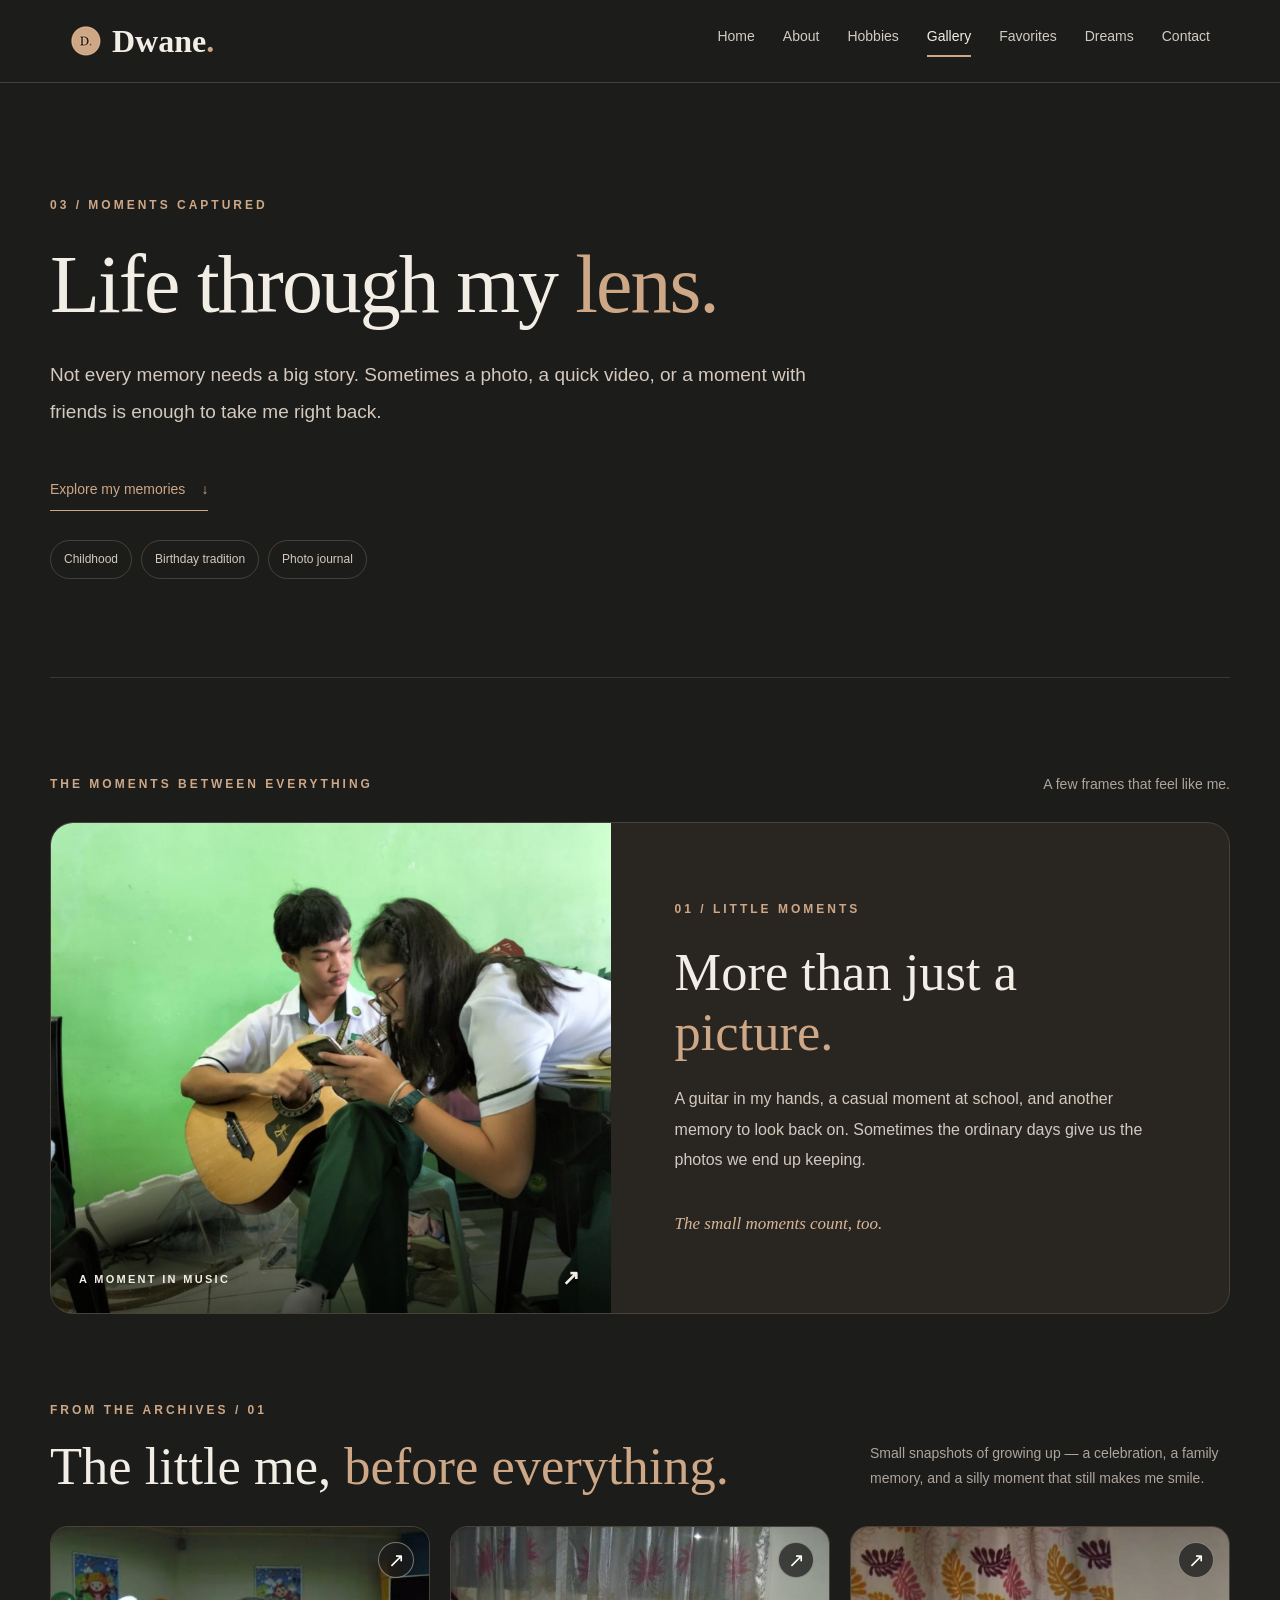
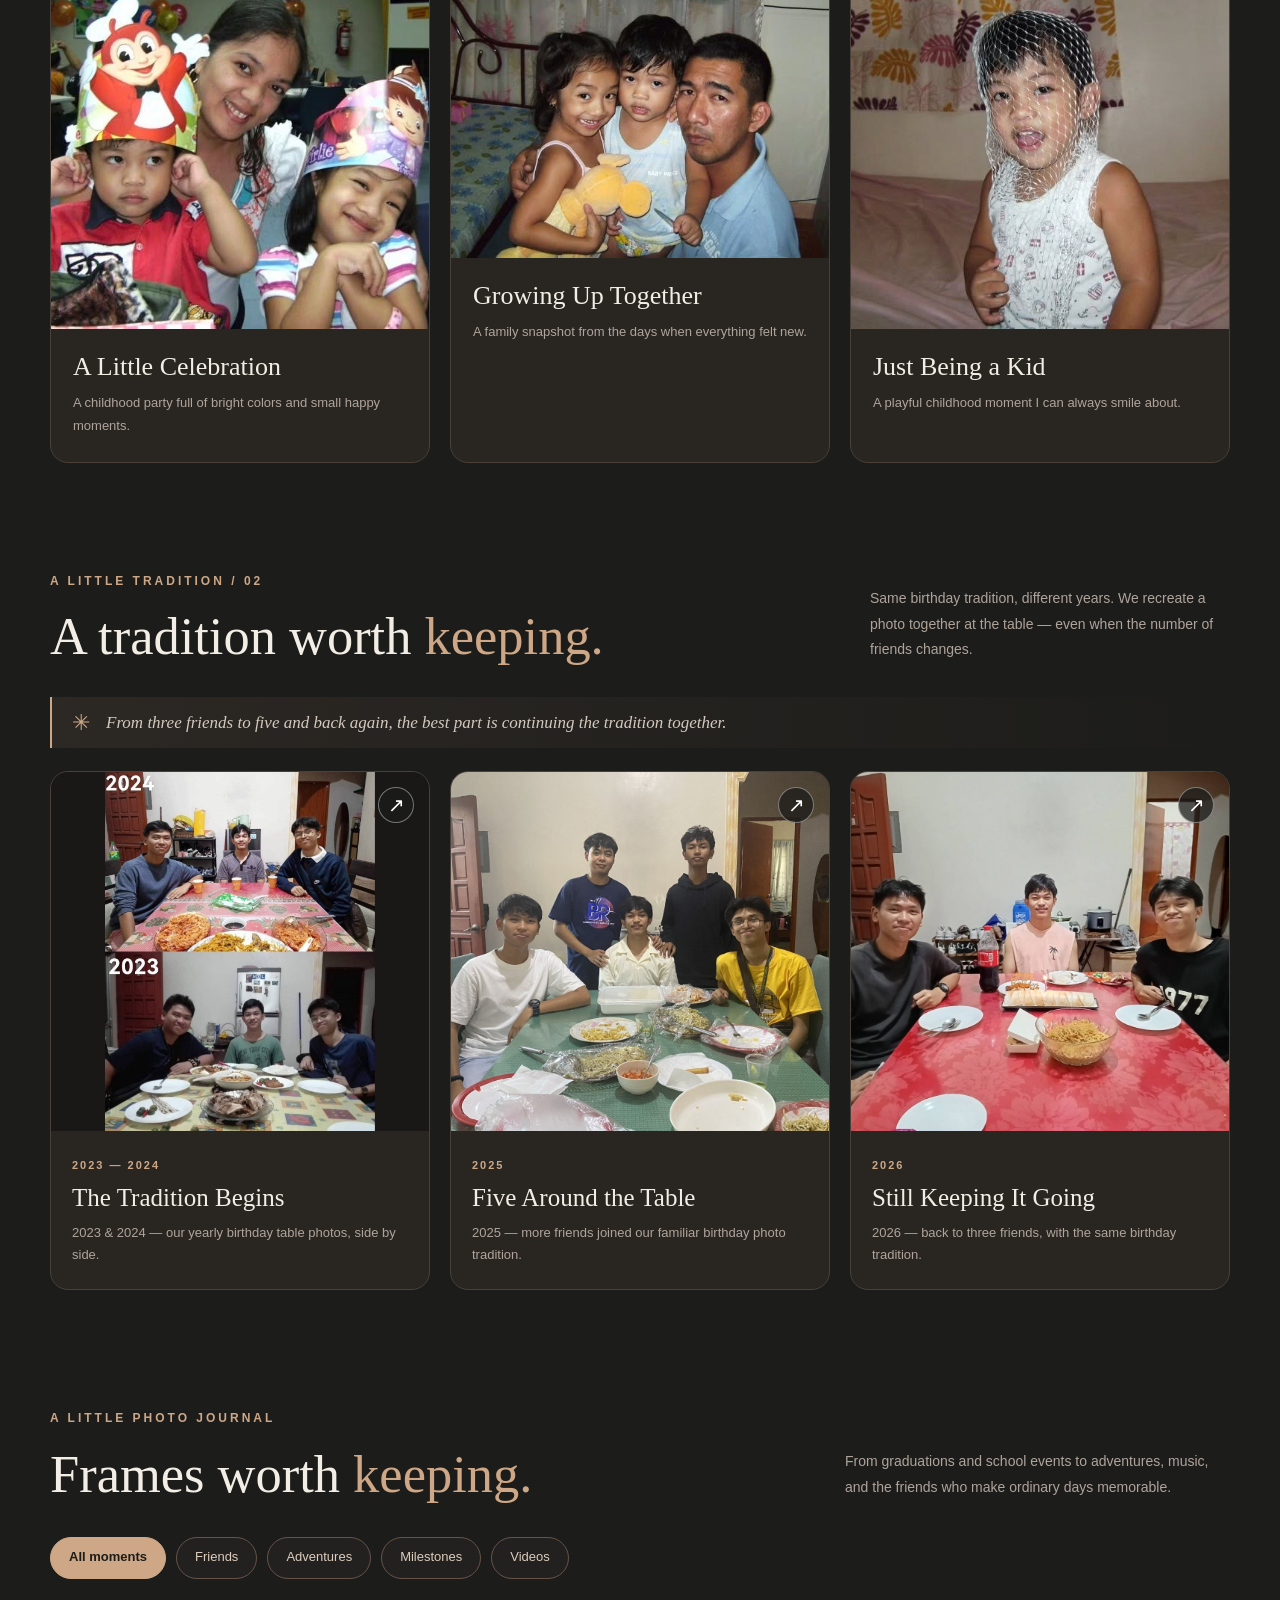
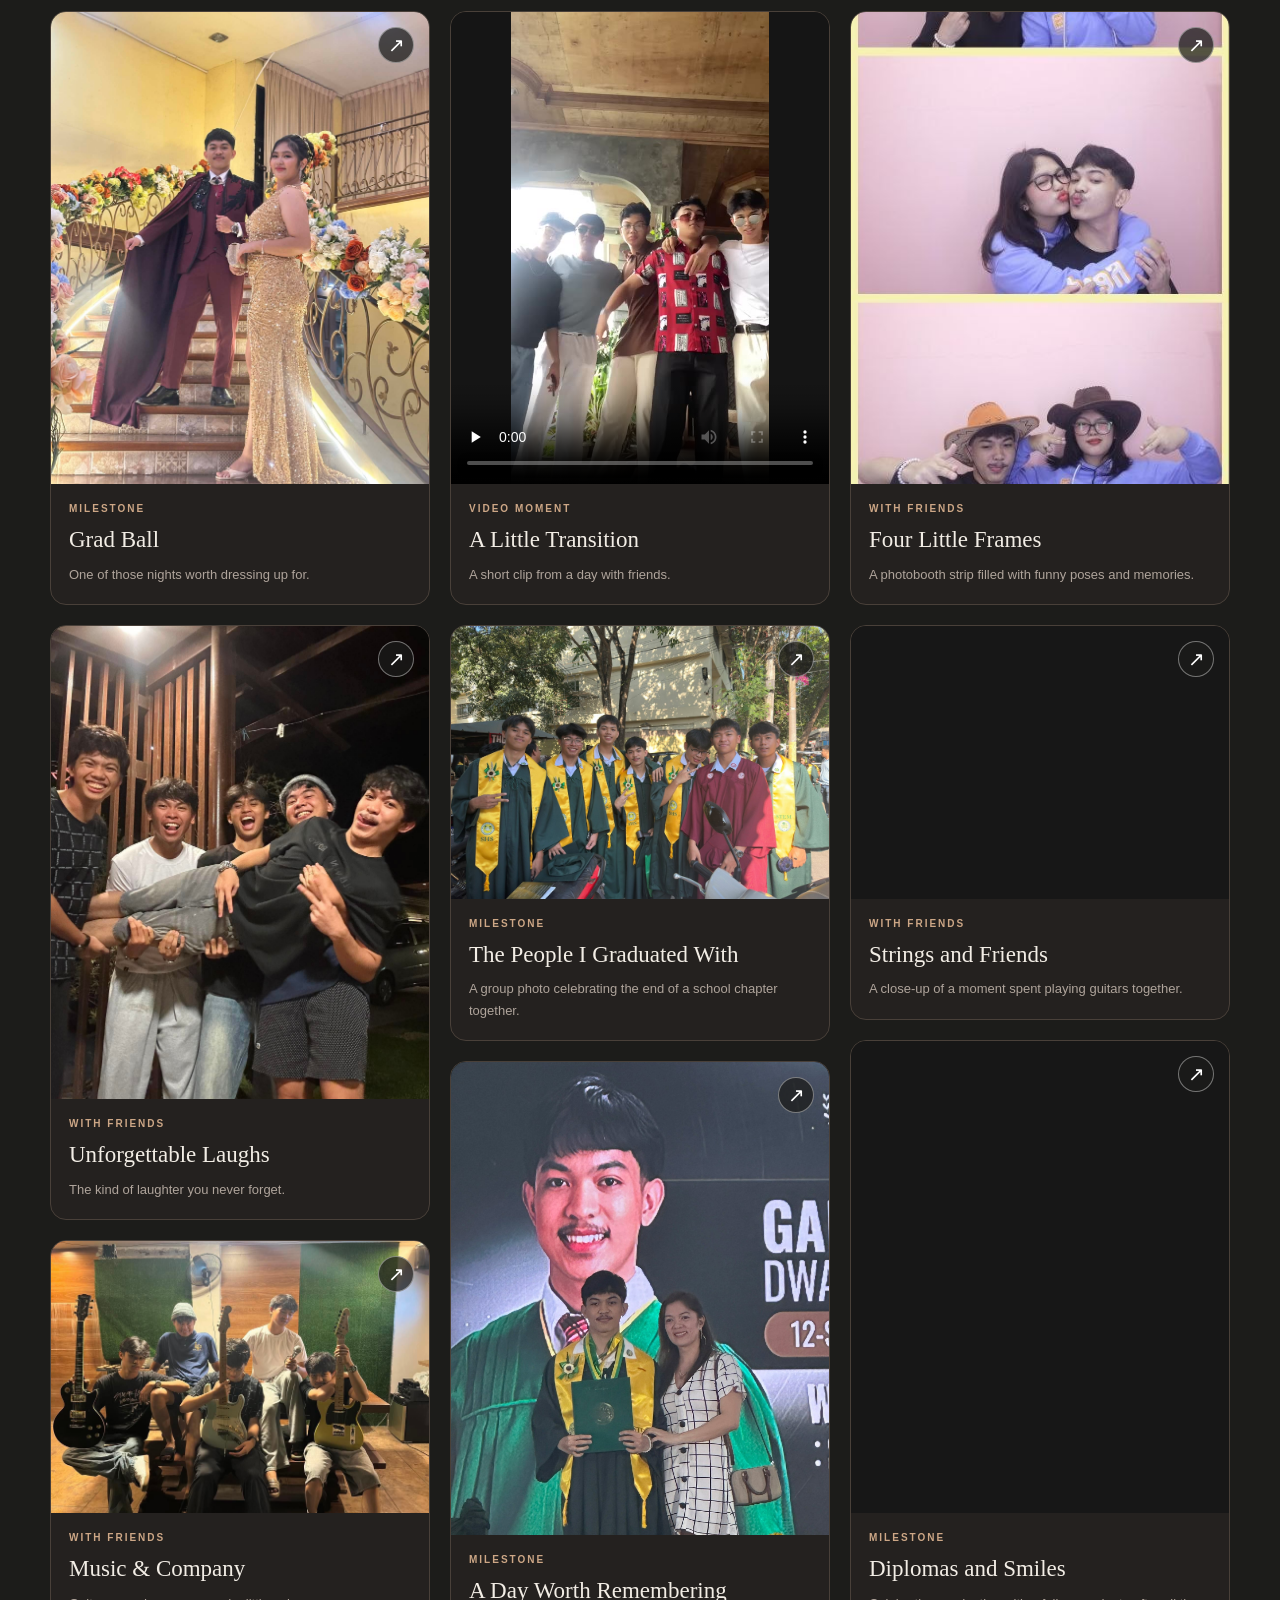
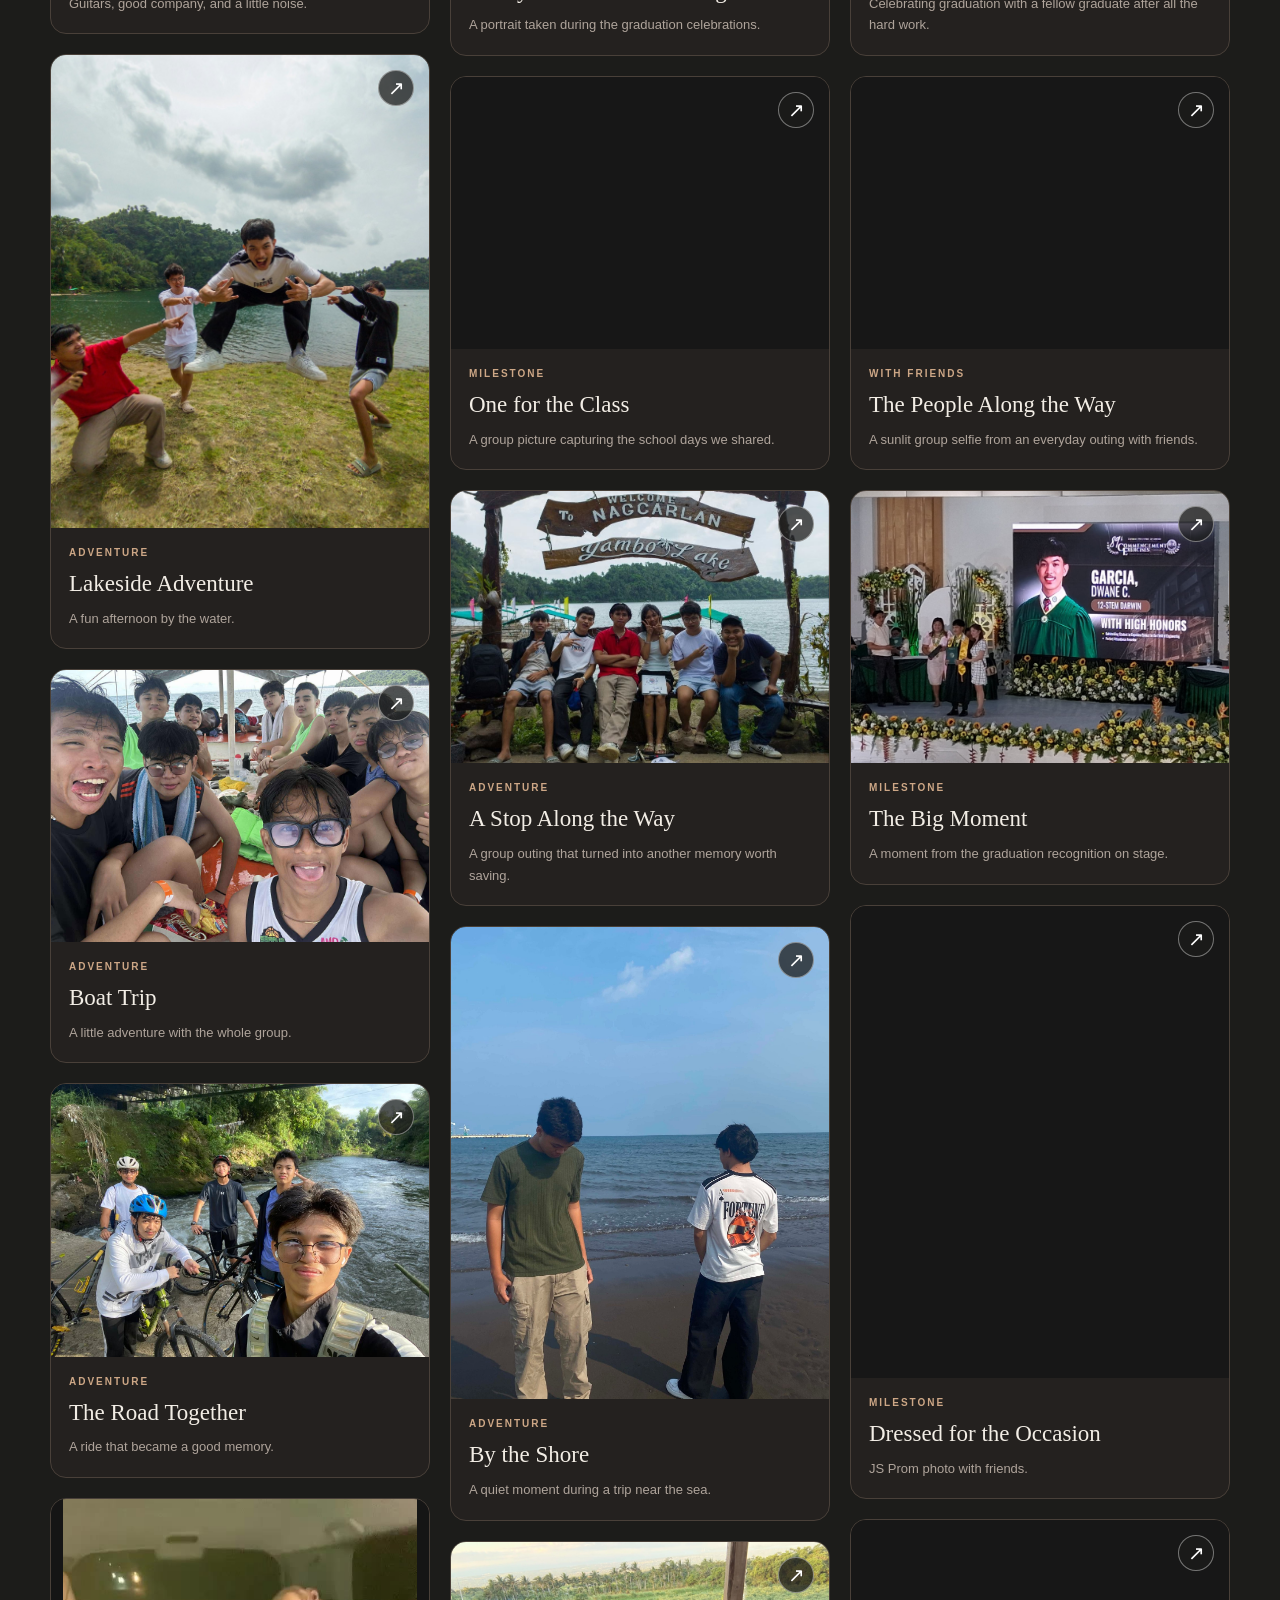
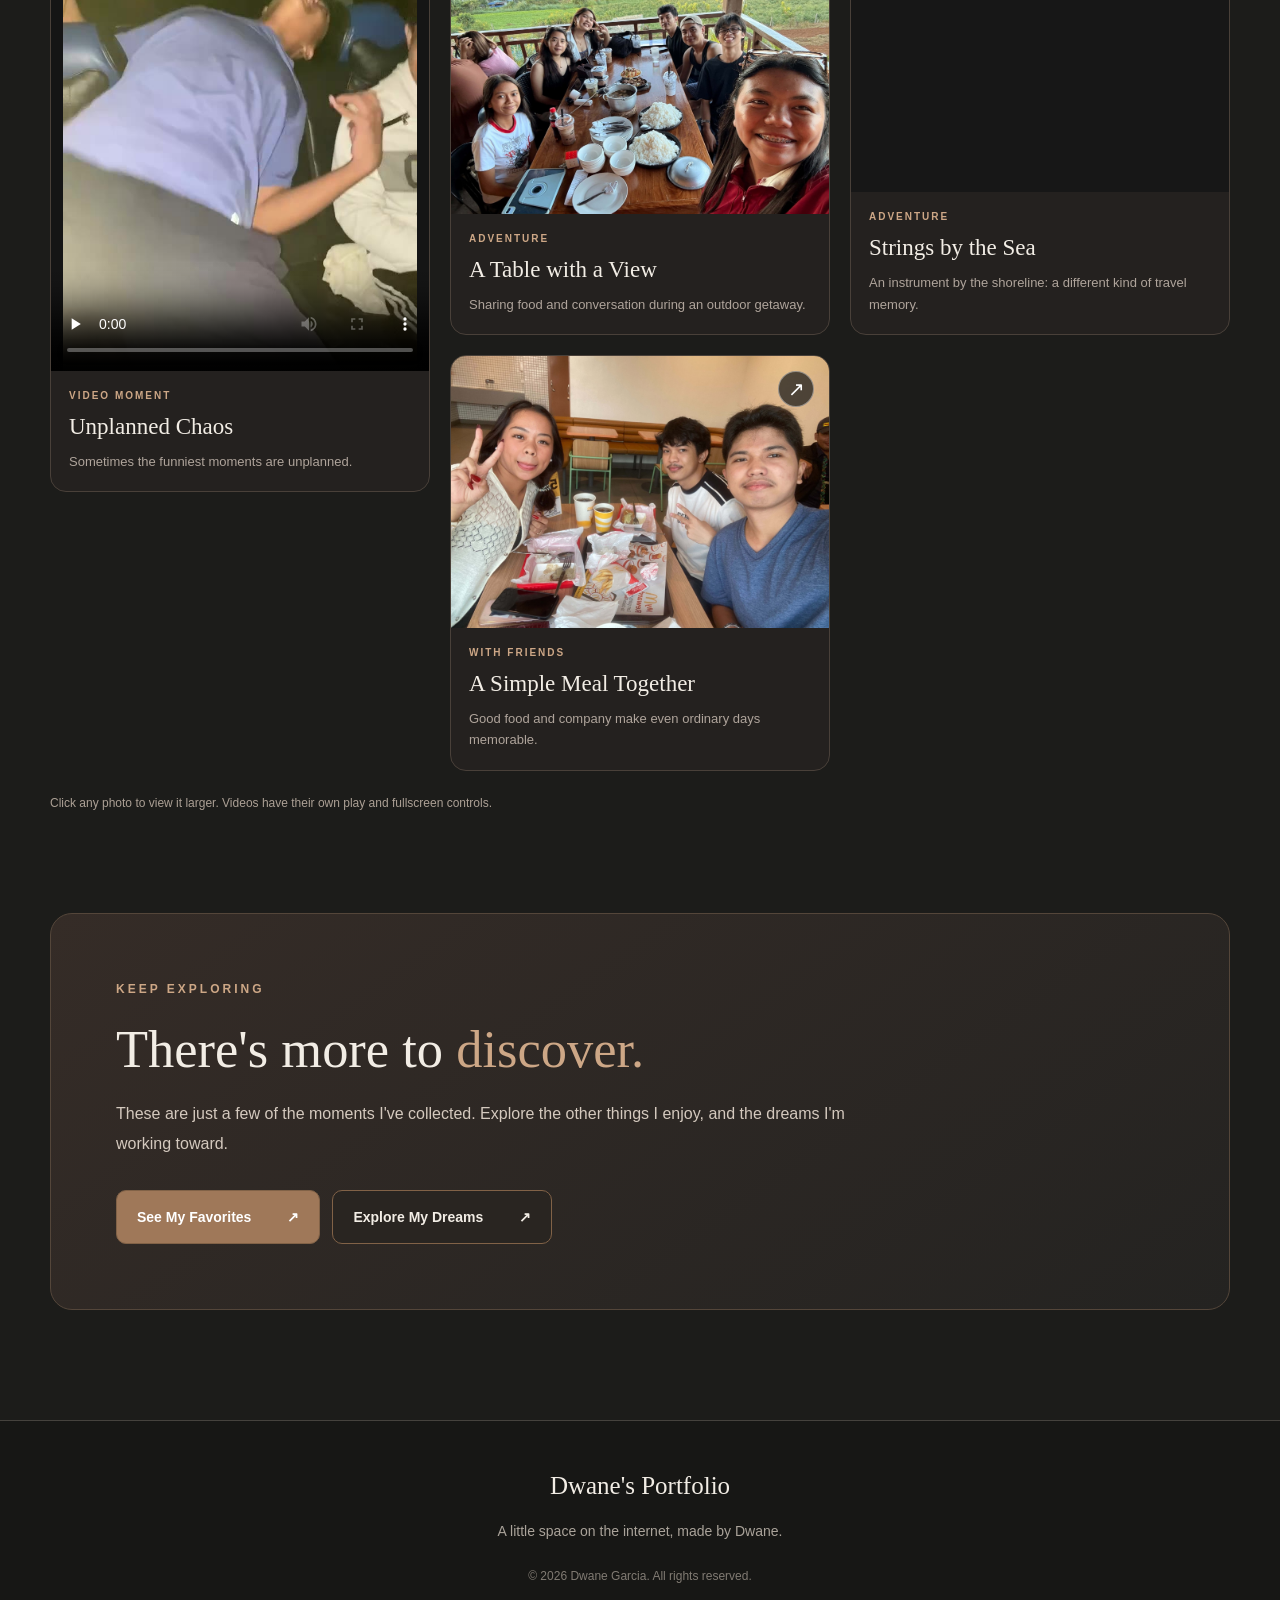
<file: gallery.html>
<!DOCTYPE html>
<html lang="en">


<head>
    <meta charset="UTF-8">
    <meta name="viewport" content="width=device-width, initial-scale=1.0">

    <title>Gallery | Dwane's Portfolio</title>

    <link rel="stylesheet" href="css/style.css">
    <link rel="stylesheet" href="css/gallery.css">
    <link
      rel="shortcut icon"
      href="./images/Favicon/favicon.png"
      type="image/x-icon"
    />
</head>


<body>

    <!-- HEADER AND NAVIGATION -->
    <header class="site-header">
      <div class="header-container">
        <a href="index.html" class="logo">
          <img
            class="header__favicon"
            src="./images/Favicon/favicon-32x32.png"
            alt=""
            width="32"
            height="32"
          />
          <span class="logo__text">Dwane<span class="logo__dot">.</span></span>
        </a>

        <nav class="navigation" aria-label="Main navigation">
          <a href="index.html">Home</a>
          <a href="about.html">About</a>
          <a href="hobbies.html">Hobbies</a>
          <a href="gallery.html" class="active" aria-current="page">Gallery</a>
          <a href="favorites.html">Favorites</a>
          <a href="dreams.html">Dreams</a>
          <a href="contact.html">Contact</a>
        </nav>
      </div>
    </header>


    <main class="gallery-page">
        <section aria-labelledby="gl-title" class="gl-container gl-hero">
            <p class="gl-eyebrow">03 / MOMENTS CAPTURED</p>
            <h1 id="gl-title">Life through my <span>lens.</span></h1>
            <p class="gl-hero-copy">Not every memory needs a big story. Sometimes a photo, a quick video, or a moment
                with friends is enough to take me right back.</p>
            <a class="gl-scroll" href="#gl-childhood">Explore my memories <span aria-hidden="true">↓</span></a>
            <div aria-label="Jump to gallery section" class="gl-jump-links"><a href="#gl-childhood">Childhood</a><a
                    href="#gl-birthdays">Birthday tradition</a><a href="#gl-journal">Photo journal</a></div>
        </section>
        <section aria-labelledby="gl-feature-title" class="gl-container gl-feature">
            <div class="gl-feature-heading">
                <p class="gl-eyebrow">THE MOMENTS BETWEEN EVERYTHING</p>
                <p>A few frames that feel like me.</p>
            </div>
            <div class="gl-feature-panel">
                <a aria-label="Enlarge guitar photo" class="gl-feature-image" href="#gl-photo-guitar">
                    <img alt="Playing an acoustic guitar at school while a classmate looks at a phone"
                        fetchpriority="high" src="images/gallery/guitar.jpg" />
                    <span class="gl-feature-image-label">A MOMENT IN MUSIC <span aria-hidden="true">↗</span></span>
                </a>
                <div class="gl-feature-copy">
                    <p class="gl-eyebrow">01 / LITTLE MOMENTS</p>
                    <h2 id="gl-feature-title">More than just a <em>picture.</em></h2>
                    <p>A guitar in my hands, a casual moment at school, and another memory to look back on. Sometimes
                        the ordinary days give us the photos we end up keeping.</p>
                    <p class="gl-feature-aside">The small moments count, too.</p>
                </div>
            </div>
        </section>
        <!-- NEW SECTION: Childhood memories (three additional photos). -->
        <section aria-labelledby="gl-childhood-title" class="gl-container gl-chapter" id="gl-childhood">
            <div class="gl-section-heading gl-chapter-heading">
                <div>
                    <p class="gl-eyebrow">FROM THE ARCHIVES / 01</p>
                    <h2 id="gl-childhood-title">The little me, <span>before everything.</span></h2>
                </div>
                <p>Small snapshots of growing up — a celebration, a family memory, and a silly moment that still makes
                    me smile.</p>
            </div>
            <div class="gl-story-grid">
                <figure class="gl-story-card gl-story-card--portrait">
                    <a aria-label="Enlarge photo: A Little Celebration" class="gl-story-image"
                        href="#gl-photo-childhood-jollibee">
                        <img alt="Child wearing a party hat at a Jollibee celebration with family members"
                            decoding="async" loading="lazy" src="images/gallery/additions/childhood-jollibee.jpg" />
                        <span aria-hidden="true" class="gl-view-icon">↗</span>
                    </a>
                    <figcaption class="gl-story-caption"><strong>A Little Celebration</strong>
                        <p>A childhood party full of bright colors and small happy moments.</p>
                    </figcaption>
                </figure>
                <figure class="gl-story-card gl-story-card--wide">
                    <a aria-label="Enlarge photo: Growing Up Together" class="gl-story-image"
                        href="#gl-photo-childhood-family">
                        <img alt="A family together in a bedroom in an old childhood photograph" decoding="async"
                            loading="lazy" src="images/gallery/additions/childhood-family.jpg" />
                        <span aria-hidden="true" class="gl-view-icon">↗</span>
                    </a>
                    <figcaption class="gl-story-caption"><strong>Growing Up Together</strong>
                        <p>A family snapshot from the days when everything felt new.</p>
                    </figcaption>
                </figure>
                <figure class="gl-story-card gl-story-card--portrait">
                    <a aria-label="Enlarge photo: Just Being a Kid" class="gl-story-image"
                        href="#gl-photo-childhood-playful">
                        <img alt="Young child smiling while wearing a mesh head covering" decoding="async"
                            loading="lazy" src="images/gallery/additions/childhood-playful.jpg" />
                        <span aria-hidden="true" class="gl-view-icon">↗</span>
                    </a>
                    <figcaption class="gl-story-caption"><strong>Just Being a Kid</strong>
                        <p>A playful childhood moment I can always smile about.</p>
                    </figcaption>
                </figure>
            </div>
        </section>
        <!-- NEW SECTION: One three-photo birthday timeline (2023–2026). -->
        <section aria-labelledby="gl-birthday-title" class="gl-container gl-chapter gl-birthday" id="gl-birthdays">
            <div class="gl-section-heading gl-chapter-heading">
                <div>
                    <p class="gl-eyebrow">A LITTLE TRADITION / 02</p>
                    <h2 id="gl-birthday-title">A tradition worth <span>keeping.</span></h2>
                </div>
                <p>Same birthday tradition, different years. We recreate a photo together at the table — even when the
                    number of friends changes.</p>
            </div>
            <div class="gl-birthday-intro"><span aria-hidden="true" class="gl-birthday-mark">✳</span>
                <p>From three friends to five and back again, the best part is continuing the tradition together.</p>
            </div>
            <div class="gl-year-grid">
                <figure class="gl-year-card gl-year-card--collage">
                    <a aria-label="Enlarge birthday photo: 2023 — 2024" class="gl-year-image"
                        href="#gl-photo-birthday-2023-2024">
                        <img alt="Collage comparing birthday dining photos from 2023 and 2024" decoding="async"
                            loading="lazy" src="images/gallery/additions/birthday-2023-2024.jpg" />
                        <span aria-hidden="true" class="gl-view-icon">↗</span>
                    </a>
                    <figcaption><span>2023 — 2024</span><strong>The Tradition Begins</strong>
                        <p>2023 &amp; 2024 — our yearly birthday table photos, side by side.</p>
                    </figcaption>
                </figure>
                <figure class="gl-year-card">
                    <a aria-label="Enlarge birthday photo: 2025" class="gl-year-image" href="#gl-photo-birthday-2025">
                        <img alt="Five friends gathered at a dining table for a birthday celebration" decoding="async"
                            loading="lazy" src="images/gallery/additions/birthday-2025.jpg" />
                        <span aria-hidden="true" class="gl-view-icon">↗</span>
                    </a>
                    <figcaption><span>2025</span><strong>Five Around the Table</strong>
                        <p>2025 — more friends joined our familiar birthday photo tradition.</p>
                    </figcaption>
                </figure>
                <figure class="gl-year-card">
                    <a aria-label="Enlarge birthday photo: 2026" class="gl-year-image" href="#gl-photo-birthday-2026">
                        <img alt="Three friends seated at a birthday table with food and a cake" decoding="async"
                            loading="lazy" src="images/gallery/additions/birthday-2026.jpg" />
                        <span aria-hidden="true" class="gl-view-icon">↗</span>
                    </a>
                    <figcaption><span>2026</span><strong>Still Keeping It Going</strong>
                        <p>2026 — back to three friends, with the same birthday tradition.</p>
                    </figcaption>
                </figure>
            </div>
        </section>
        <section aria-labelledby="gl-journal-title" class="gl-container gl-journal" id="gl-journal">
            <div class="gl-section-heading">
                <div>
                    <p class="gl-eyebrow">A LITTLE PHOTO JOURNAL</p>
                    <h2 id="gl-journal-title">Frames worth <span>keeping.</span></h2>
                </div>
                <p>From graduations and school events to adventures, music, and the friends who make ordinary days
                    memorable.</p>
            </div>
            <!-- CSS-only filters. Keep these five input elements ABOVE .gl-filters and .gl-grid. -->
            <input checked="" class="gl-filter-input" id="gl-all" name="gl-filter" type="radio" />
            <input class="gl-filter-input" id="gl-friends" name="gl-filter" type="radio" />
            <input class="gl-filter-input" id="gl-adventures" name="gl-filter" type="radio" />
            <input class="gl-filter-input" id="gl-milestones" name="gl-filter" type="radio" />
            <input class="gl-filter-input" id="gl-videos" name="gl-filter" type="radio" />
            <div aria-label="Filter gallery by type" class="gl-filters" role="group">
                <label for="gl-all">All moments</label>
                <label for="gl-friends">Friends</label>
                <label for="gl-adventures">Adventures</label>
                <label for="gl-milestones">Milestones</label>
                <label for="gl-videos">Videos</label>
            </div>
            <div aria-label="Photo and video journal" class="gl-grid">
                <figure class="gl-tile gl-tile--portrait gl-cat-milestones">
                    <a aria-label="Enlarge photo: Grad Ball" class="gl-tile-media gl-image-link"
                        href="#gl-photo-gradball">
                        <img alt="Two students in formal attire on a flower-decorated staircase" loading="lazy"
                            src="images/fun-facts/memories/gradball.jpg" />
                        <span aria-hidden="true" class="gl-view-icon">↗</span>
                    </a>
                    <figcaption class="gl-caption">
                        <span>Milestone</span>
                        <strong>Grad Ball</strong>
                        <p>One of those nights worth dressing up for.</p>
                    </figcaption>
                </figure>
                <figure class="gl-tile gl-tile--portrait gl-cat-friends">
                    <a aria-label="Enlarge photo: Unforgettable Laughs" class="gl-tile-media gl-image-link"
                        href="#gl-photo-friends">
                        <img alt="A group of friends laughing together during an evening hangout" loading="lazy"
                            src="images/fun-facts/memories/friends-night.jpg" />
                        <span aria-hidden="true" class="gl-view-icon">↗</span>
                    </a>
                    <figcaption class="gl-caption">
                        <span>With Friends</span>
                        <strong>Unforgettable Laughs</strong>
                        <p>The kind of laughter you never forget.</p>
                    </figcaption>
                </figure>
                <figure class="gl-tile gl-tile--wide gl-cat-friends">
                    <a aria-label="Enlarge photo: Music &amp; Company" class="gl-tile-media gl-image-link"
                        href="#gl-photo-band">
                        <img alt="Friends posing together with electric guitars in a music room" loading="lazy"
                            src="images/fun-facts/memories/band-night.jpg" />
                        <span aria-hidden="true" class="gl-view-icon">↗</span>
                    </a>
                    <figcaption class="gl-caption">
                        <span>With Friends</span>
                        <strong>Music &amp; Company</strong>
                        <p>Guitars, good company, and a little noise.</p>
                    </figcaption>
                </figure>
                <figure class="gl-tile gl-tile--portrait gl-cat-adventures">
                    <a aria-label="Enlarge photo: Lakeside Adventure" class="gl-tile-media gl-image-link"
                        href="#gl-photo-lakeside">
                        <img alt="Friends posing playfully with a jump beside a lake" loading="lazy"
                            src="images/fun-facts/memories/lakeside.jpg" />
                        <span aria-hidden="true" class="gl-view-icon">↗</span>
                    </a>
                    <figcaption class="gl-caption">
                        <span>Adventure</span>
                        <strong>Lakeside Adventure</strong>
                        <p>A fun afternoon by the water.</p>
                    </figcaption>
                </figure>
                <figure class="gl-tile gl-tile--wide gl-cat-adventures">
                    <a aria-label="Enlarge photo: Boat Trip" class="gl-tile-media gl-image-link" href="#gl-photo-boat">
                        <img alt="Friends taking a group selfie together on a boat" loading="lazy"
                            src="images/fun-facts/memories/boat-trip.jpg" />
                        <span aria-hidden="true" class="gl-view-icon">↗</span>
                    </a>
                    <figcaption class="gl-caption">
                        <span>Adventure</span>
                        <strong>Boat Trip</strong>
                        <p>A little adventure with the whole group.</p>
                    </figcaption>
                </figure>
                <figure class="gl-tile gl-tile--wide gl-cat-adventures">
                    <a aria-label="Enlarge photo: The Road Together" class="gl-tile-media gl-image-link"
                        href="#gl-photo-cycling">
                        <img alt="Friends with bicycles near a flowing river" loading="lazy"
                            src="images/fun-facts/memories/cycling.jpg" />
                        <span aria-hidden="true" class="gl-view-icon">↗</span>
                    </a>
                    <figcaption class="gl-caption">
                        <span>Adventure</span>
                        <strong>The Road Together</strong>
                        <p>A ride that became a good memory.</p>
                    </figcaption>
                </figure>
                <figure class="gl-tile gl-tile--portrait gl-cat-friends gl-cat-videos">
                    <div class="gl-tile-media gl-video-media">
                        <video aria-label="Video of a funny moment with friends" controls="" playsinline=""
                            poster="images/fun-facts/memories/chaos-poster.jpg" preload="none">
                            <source src="images/fun-facts/memories/chaos.mp4" type="video/mp4" />
                            Your browser does not support HTML5 video.
                        </video>
                    </div>
                    <figcaption class="gl-caption">
                        <span>Video Moment</span>
                        <strong>Unplanned Chaos</strong>
                        <p>Sometimes the funniest moments are unplanned.</p>
                    </figcaption>
                </figure>
                <figure class="gl-tile gl-tile--portrait gl-cat-milestones gl-cat-videos">
                    <div class="gl-tile-media gl-video-media">
                        <video aria-label="Video of friends doing a group transition" controls="" playsinline=""
                            poster="images/fun-facts/memories/transition-poster.jpg" preload="none">
                            <source src="images/fun-facts/memories/transition.mp4" type="video/mp4" />
                            Your browser does not support HTML5 video.
                        </video>
                    </div>
                    <figcaption class="gl-caption">
                        <span>Video Moment</span>
                        <strong>A Little Transition</strong>
                        <p>A short clip from a day with friends.</p>
                    </figcaption>
                </figure>
                <figure class="gl-tile gl-tile--wide gl-cat-milestones">
                    <a aria-label="Enlarge photo: The People I Graduated With" class="gl-tile-media gl-image-link"
                        href="#gl-photo-school-graduation-group">
                        <img alt="Group of students in graduation attire outdoors" decoding="async" loading="lazy"
                            src="images/gallery/additions/school-graduation-group.jpg" />
                        <span aria-hidden="true" class="gl-view-icon">↗</span>
                    </a>
                    <figcaption class="gl-caption"><span>Milestone</span>
                        <strong>The People I Graduated With</strong>
                        <p>A group photo celebrating the end of a school chapter together.</p>
                    </figcaption>
                </figure>
                <figure class="gl-tile gl-tile--portrait gl-cat-milestones">
                    <a aria-label="Enlarge photo: A Day Worth Remembering" class="gl-tile-media gl-image-link"
                        href="#gl-photo-school-grad-portrait">
                        <img alt="Graduate wearing green and yellow academic attire holding recognition"
                            decoding="async" loading="lazy" src="images/gallery/additions/school-grad-portrait.jpg" />
                        <span aria-hidden="true" class="gl-view-icon">↗</span>
                    </a>
                    <figcaption class="gl-caption"><span>Milestone</span>
                        <strong>A Day Worth Remembering</strong>
                        <p>A portrait taken during the graduation celebrations.</p>
                    </figcaption>
                </figure>
                <figure class="gl-tile gl-tile--wide gl-cat-milestones">
                    <a aria-label="Enlarge photo: One for the Class" class="gl-tile-media gl-image-link"
                        href="#gl-photo-school-classroom">
                        <img alt="Large group of students posing in a classroom" decoding="async" loading="lazy"
                            src="images/gallery/additions/school-classroom.jpg" />
                        <span aria-hidden="true" class="gl-view-icon">↗</span>
                    </a>
                    <figcaption class="gl-caption"><span>Milestone</span>
                        <strong>One for the Class</strong>
                        <p>A group picture capturing the school days we shared.</p>
                    </figcaption>
                </figure>
                <figure class="gl-tile gl-tile--wide gl-cat-adventures">
                    <a aria-label="Enlarge photo: A Stop Along the Way" class="gl-tile-media gl-image-link"
                        href="#gl-photo-adventure-group-outing">
                        <img alt="Friends posing together beneath an outdoor entrance arch" decoding="async"
                            loading="lazy" src="images/gallery/additions/adventure-group-outing.jpg" />
                        <span aria-hidden="true" class="gl-view-icon">↗</span>
                    </a>
                    <figcaption class="gl-caption"><span>Adventure</span>
                        <strong>A Stop Along the Way</strong>
                        <p>A group outing that turned into another memory worth saving.</p>
                    </figcaption>
                </figure>
                <figure class="gl-tile gl-tile--portrait gl-cat-adventures">
                    <a aria-label="Enlarge photo: By the Shore" class="gl-tile-media gl-image-link"
                        href="#gl-photo-adventure-beach">
                        <img alt="Two people standing on a beach facing the ocean" decoding="async" loading="lazy"
                            src="images/gallery/additions/adventure-beach.jpg" />
                        <span aria-hidden="true" class="gl-view-icon">↗</span>
                    </a>
                    <figcaption class="gl-caption"><span>Adventure</span>
                        <strong>By the Shore</strong>
                        <p>A quiet moment during a trip near the sea.</p>
                    </figcaption>
                </figure>
                <figure class="gl-tile gl-tile--wide gl-cat-adventures">
                    <a aria-label="Enlarge photo: A Table with a View" class="gl-tile-media gl-image-link"
                        href="#gl-photo-adventure-outdoor-meal">
                        <img alt="Group of friends gathered at an outdoor table overlooking greenery" decoding="async"
                            loading="lazy" src="images/gallery/additions/adventure-outdoor-meal.jpg" />
                        <span aria-hidden="true" class="gl-view-icon">↗</span>
                    </a>
                    <figcaption class="gl-caption"><span>Adventure</span>
                        <strong>A Table with a View</strong>
                        <p>Sharing food and conversation during an outdoor getaway.</p>
                    </figcaption>
                </figure>
                <figure class="gl-tile gl-tile--wide gl-cat-friends">
                    <a aria-label="Enlarge photo: A Simple Meal Together" class="gl-tile-media gl-image-link"
                        href="#gl-photo-friends-meal">
                        <img alt="Three friends sharing a meal in a restaurant" decoding="async" loading="lazy"
                            src="images/gallery/additions/friends-meal.jpg" />
                        <span aria-hidden="true" class="gl-view-icon">↗</span>
                    </a>
                    <figcaption class="gl-caption"><span>With Friends</span>
                        <strong>A Simple Meal Together</strong>
                        <p>Good food and company make even ordinary days memorable.</p>
                    </figcaption>
                </figure>
                <figure class="gl-tile gl-tile--portrait gl-cat-friends">
                    <a aria-label="Enlarge photo: Four Little Frames" class="gl-tile-media gl-image-link"
                        href="#gl-photo-friends-photobooth">
                        <img alt="Four-panel photobooth strip of friends posing together" decoding="async"
                            loading="lazy" src="images/gallery/additions/friends-photobooth.jpg" />
                        <span aria-hidden="true" class="gl-view-icon">↗</span>
                    </a>
                    <figcaption class="gl-caption"><span>With Friends</span>
                        <strong>Four Little Frames</strong>
                        <p>A photobooth strip filled with funny poses and memories.</p>
                    </figcaption>
                </figure>
                <figure class="gl-tile gl-tile--wide gl-cat-friends">
                    <a aria-label="Enlarge photo: Strings and Friends" class="gl-tile-media gl-image-link"
                        href="#gl-photo-music-guitars">
                        <img alt="Friends hands and electric guitars during a casual music session" decoding="async"
                            loading="lazy" src="images/gallery/additions/music-guitars.jpg" />
                        <span aria-hidden="true" class="gl-view-icon">↗</span>
                    </a>
                    <figcaption class="gl-caption"><span>With Friends</span>
                        <strong>Strings and Friends</strong>
                        <p>A close-up of a moment spent playing guitars together.</p>
                    </figcaption>
                </figure>
                <figure class="gl-tile gl-tile--portrait gl-cat-milestones">
                    <a aria-label="Enlarge photo: Diplomas and Smiles" class="gl-tile-media gl-image-link"
                        href="#gl-photo-graduation-selfie">
                        <img alt="Two graduates in gowns holding green diploma covers and wearing medals"
                            decoding="async" loading="lazy" src="images/gallery/additions/graduation-selfie.jpg" />
                        <span aria-hidden="true" class="gl-view-icon">↗</span>
                    </a>
                    <figcaption class="gl-caption"><span>Milestone</span>
                        <strong>Diplomas and Smiles</strong>
                        <p>Celebrating graduation with a fellow graduate after all the hard work.</p>
                    </figcaption>
                </figure>
                <figure class="gl-tile gl-tile--wide gl-cat-friends">
                    <a aria-label="Enlarge photo: The People Along the Way" class="gl-tile-media gl-image-link"
                        href="#gl-photo-friends-sunny-selfie">
                        <img alt="Four friends posing together for an outdoor selfie near a gate" decoding="async"
                            loading="lazy" src="images/gallery/additions/friends-sunny-selfie.jpg" />
                        <span aria-hidden="true" class="gl-view-icon">↗</span>
                    </a>
                    <figcaption class="gl-caption"><span>With Friends</span>
                        <strong>The People Along the Way</strong>
                        <p>A sunlit group selfie from an everyday outing with friends.</p>
                    </figcaption>
                </figure>
                <figure class="gl-tile gl-tile--wide gl-cat-milestones">
                    <a aria-label="Enlarge photo: The Big Moment" class="gl-tile-media gl-image-link"
                        href="#gl-photo-school-on-stage">
                        <img alt="Graduate being recognized on stage in front of an audience" decoding="async"
                            loading="lazy" src="images/gallery/additions/school-on-stage.jpg" />
                        <span aria-hidden="true" class="gl-view-icon">↗</span>
                    </a>
                    <figcaption class="gl-caption"><span>Milestone</span>
                        <strong>The Big Moment</strong>
                        <p>A moment from the graduation recognition on stage.</p>
                    </figcaption>
                </figure>
                <figure class="gl-tile gl-tile--portrait gl-cat-milestones">
                    <a aria-label="Enlarge photo: Dressed for the Occasion" class="gl-tile-media gl-image-link"
                        href="#gl-photo-school-formal-friends">
                        <img alt="Two young men in pastel suits posing outdoors at a school event" decoding="async"
                            loading="lazy" src="images/gallery/additions/school-formal-friends.jpg" />
                        <span aria-hidden="true" class="gl-view-icon">↗</span>
                    </a>
                    <figcaption class="gl-caption"><span>Milestone</span>
                        <strong>Dressed for the Occasion</strong>
                        <p>JS Prom photo with friends.</p>
                    </figcaption>
                </figure>
                <figure class="gl-tile gl-tile--wide gl-cat-adventures">
                    <a aria-label="Enlarge photo: Strings by the Sea" class="gl-tile-media gl-image-link"
                        href="#gl-photo-adventure-beach-guitar">
                        <img alt="Blue electric guitar lying on sandy beach beside the water" decoding="async"
                            loading="lazy" src="images/gallery/additions/adventure-beach-guitar.jpg" />
                        <span aria-hidden="true" class="gl-view-icon">↗</span>
                    </a>
                    <figcaption class="gl-caption"><span>Adventure</span>
                        <strong>Strings by the Sea</strong>
                        <p>An instrument by the shoreline: a different kind of travel memory.</p>
                    </figcaption>
                </figure>
            </div>
            <p class="gl-help">Click any photo to view it larger. Videos have their own play and fullscreen controls.
            </p>
        </section>
        <section aria-labelledby="gl-end-title" class="gl-container gl-end">
            <p class="gl-eyebrow">KEEP EXPLORING</p>
            <h2 id="gl-end-title">There's more to <span>discover.</span></h2>
            <p>These are just a few of the moments I've collected. Explore the other things I enjoy, and the dreams I'm
                working toward.</p>
            <div class="gl-actions">
                <a class="gl-button gl-button--primary" href="favorites.html">See My Favorites <span
                        aria-hidden="true">↗</span></a>
                <a class="gl-button gl-button--outline" href="dreams.html">Explore My Dreams <span
                        aria-hidden="true">↗</span></a>
            </div>
        </section>
        <!-- Each photo has its OWN CSS-only lightbox. No JavaScript required. -->
        <div aria-label="Enlarged photo: Guitar Moment" aria-modal="true" class="gl-lightbox" id="gl-photo-guitar"
            role="dialog">
            <a aria-label="Close enlarged photo" class="gl-lightbox-backdrop" href="#gl-journal"></a>
            <figure class="gl-lightbox-frame">
                <a aria-label="Close photo" class="gl-lightbox-close" href="#gl-journal">×</a>
                <img alt="Playing an acoustic guitar at school" src="images/gallery/guitar.jpg" />
                <figcaption><strong>Guitar Moment</strong><span>A little music during the school day</span></figcaption>
            </figure>
        </div>
        <div aria-label="Enlarged photo: Grad Ball" aria-modal="true" class="gl-lightbox" id="gl-photo-gradball"
            role="dialog">
            <a aria-label="Close enlarged photo" class="gl-lightbox-backdrop" href="#gl-journal"></a>
            <figure class="gl-lightbox-frame">
                <a aria-label="Close photo" class="gl-lightbox-close" href="#gl-journal">×</a>
                <img alt="Two students in formal attire on a flower-decorated staircase"
                    src="images/fun-facts/memories/gradball.jpg" />
                <figcaption><strong>Grad Ball</strong><span>One of those nights worth dressing up for.</span>
                </figcaption>
            </figure>
        </div>
        <div aria-label="Enlarged photo: Unforgettable Laughs" aria-modal="true" class="gl-lightbox"
            id="gl-photo-friends" role="dialog">
            <a aria-label="Close enlarged photo" class="gl-lightbox-backdrop" href="#gl-journal"></a>
            <figure class="gl-lightbox-frame">
                <a aria-label="Close photo" class="gl-lightbox-close" href="#gl-journal">×</a>
                <img alt="A group of friends laughing together during an evening hangout"
                    src="images/fun-facts/memories/friends-night.jpg" />
                <figcaption><strong>Unforgettable Laughs</strong><span>The kind of laughter you never forget.</span>
                </figcaption>
            </figure>
        </div>
        <div aria-label="Enlarged photo: Music &amp; Company" aria-modal="true" class="gl-lightbox" id="gl-photo-band"
            role="dialog">
            <a aria-label="Close enlarged photo" class="gl-lightbox-backdrop" href="#gl-journal"></a>
            <figure class="gl-lightbox-frame">
                <a aria-label="Close photo" class="gl-lightbox-close" href="#gl-journal">×</a>
                <img alt="Friends posing together with electric guitars in a music room"
                    src="images/fun-facts/memories/band-night.jpg" />
                <figcaption><strong>Music &amp; Company</strong><span>Guitars, good company, and a little noise.</span>
                </figcaption>
            </figure>
        </div>
        <div aria-label="Enlarged photo: Lakeside Adventure" aria-modal="true" class="gl-lightbox"
            id="gl-photo-lakeside" role="dialog">
            <a aria-label="Close enlarged photo" class="gl-lightbox-backdrop" href="#gl-journal"></a>
            <figure class="gl-lightbox-frame">
                <a aria-label="Close photo" class="gl-lightbox-close" href="#gl-journal">×</a>
                <img alt="Friends posing playfully with a jump beside a lake"
                    src="images/fun-facts/memories/lakeside.jpg" />
                <figcaption><strong>Lakeside Adventure</strong><span>A fun afternoon by the water.</span></figcaption>
            </figure>
        </div>
        <div aria-label="Enlarged photo: Boat Trip" aria-modal="true" class="gl-lightbox" id="gl-photo-boat"
            role="dialog">
            <a aria-label="Close enlarged photo" class="gl-lightbox-backdrop" href="#gl-journal"></a>
            <figure class="gl-lightbox-frame">
                <a aria-label="Close photo" class="gl-lightbox-close" href="#gl-journal">×</a>
                <img alt="Friends taking a group selfie together on a boat"
                    src="images/fun-facts/memories/boat-trip.jpg" />
                <figcaption><strong>Boat Trip</strong><span>A little adventure with the whole group.</span></figcaption>
            </figure>
        </div>
        <div aria-label="Enlarged photo: The Road Together" aria-modal="true" class="gl-lightbox" id="gl-photo-cycling"
            role="dialog">
            <a aria-label="Close enlarged photo" class="gl-lightbox-backdrop" href="#gl-journal"></a>
            <figure class="gl-lightbox-frame">
                <a aria-label="Close photo" class="gl-lightbox-close" href="#gl-journal">×</a>
                <img alt="Friends with bicycles near a flowing river" src="images/fun-facts/memories/cycling.jpg" />
                <figcaption><strong>The Road Together</strong><span>A ride that became a good memory.</span>
                </figcaption>
            </figure>
        </div>
        <div aria-label="Enlarged photo: A Little Celebration" aria-modal="true" class="gl-lightbox"
            id="gl-photo-childhood-jollibee" role="dialog">
            <a aria-label="Close photo" class="gl-lightbox-backdrop" href="#gl-childhood"></a>
            <figure class="gl-lightbox-frame"><a aria-label="Close photo" class="gl-lightbox-close"
                    href="#gl-childhood">×</a>
                <img alt="Child wearing a party hat at a Jollibee celebration with family members"
                    src="images/gallery/additions/childhood-jollibee.jpg" />
                <figcaption><strong>A Little Celebration</strong><span>A childhood party full of bright colors and small
                        happy moments.</span></figcaption>
            </figure>
        </div>
        <div aria-label="Enlarged photo: Growing Up Together" aria-modal="true" class="gl-lightbox"
            id="gl-photo-childhood-family" role="dialog">
            <a aria-label="Close photo" class="gl-lightbox-backdrop" href="#gl-childhood"></a>
            <figure class="gl-lightbox-frame"><a aria-label="Close photo" class="gl-lightbox-close"
                    href="#gl-childhood">×</a>
                <img alt="A family together in a bedroom in an old childhood photograph"
                    src="images/gallery/additions/childhood-family.jpg" />
                <figcaption><strong>Growing Up Together</strong><span>A family snapshot from the days when everything
                        felt new.</span></figcaption>
            </figure>
        </div>
        <div aria-label="Enlarged photo: Just Being a Kid" aria-modal="true" class="gl-lightbox"
            id="gl-photo-childhood-playful" role="dialog">
            <a aria-label="Close photo" class="gl-lightbox-backdrop" href="#gl-childhood"></a>
            <figure class="gl-lightbox-frame"><a aria-label="Close photo" class="gl-lightbox-close"
                    href="#gl-childhood">×</a>
                <img alt="Young child smiling while wearing a mesh head covering"
                    src="images/gallery/additions/childhood-playful.jpg" />
                <figcaption><strong>Just Being a Kid</strong><span>A playful childhood moment I can always smile
                        about.</span></figcaption>
            </figure>
        </div>
        <div aria-label="Enlarged photo: The Tradition Begins" aria-modal="true" class="gl-lightbox"
            id="gl-photo-birthday-2023-2024" role="dialog">
            <a aria-label="Close photo" class="gl-lightbox-backdrop" href="#gl-birthdays"></a>
            <figure class="gl-lightbox-frame"><a aria-label="Close photo" class="gl-lightbox-close"
                    href="#gl-birthdays">×</a>
                <img alt="Collage comparing birthday dining photos from 2023 and 2024"
                    src="images/gallery/additions/birthday-2023-2024.jpg" />
                <figcaption><strong>The Tradition Begins</strong><span>2023 &amp; 2024 — our yearly birthday table
                        photos, side by side.</span></figcaption>
            </figure>
        </div>
        <div aria-label="Enlarged photo: Five Around the Table" aria-modal="true" class="gl-lightbox"
            id="gl-photo-birthday-2025" role="dialog">
            <a aria-label="Close photo" class="gl-lightbox-backdrop" href="#gl-birthdays"></a>
            <figure class="gl-lightbox-frame"><a aria-label="Close photo" class="gl-lightbox-close"
                    href="#gl-birthdays">×</a>
                <img alt="Five friends gathered at a dining table for a birthday celebration"
                    src="images/gallery/additions/birthday-2025.jpg" />
                <figcaption><strong>Five Around the Table</strong><span>2025 — more friends joined our familiar birthday
                        photo tradition.</span></figcaption>
            </figure>
        </div>
        <div aria-label="Enlarged photo: Still Keeping It Going" aria-modal="true" class="gl-lightbox"
            id="gl-photo-birthday-2026" role="dialog">
            <a aria-label="Close photo" class="gl-lightbox-backdrop" href="#gl-birthdays"></a>
            <figure class="gl-lightbox-frame"><a aria-label="Close photo" class="gl-lightbox-close"
                    href="#gl-birthdays">×</a>
                <img alt="Three friends seated at a birthday table with food and a cake"
                    src="images/gallery/additions/birthday-2026.jpg" />
                <figcaption><strong>Still Keeping It Going</strong><span>2026 — back to three friends, with the same
                        birthday tradition.</span></figcaption>
            </figure>
        </div>
        <div aria-label="Enlarged photo: The People I Graduated With" aria-modal="true" class="gl-lightbox"
            id="gl-photo-school-graduation-group" role="dialog">
            <a aria-label="Close photo" class="gl-lightbox-backdrop" href="#gl-journal"></a>
            <figure class="gl-lightbox-frame"><a aria-label="Close photo" class="gl-lightbox-close"
                    href="#gl-journal">×</a>
                <img alt="Group of students in graduation attire outdoors"
                    src="images/gallery/additions/school-graduation-group.jpg" />
                <figcaption><strong>The People I Graduated With</strong><span>A group photo celebrating the end of a
                        school chapter together.</span></figcaption>
            </figure>
        </div>
        <div aria-label="Enlarged photo: A Day Worth Remembering" aria-modal="true" class="gl-lightbox"
            id="gl-photo-school-grad-portrait" role="dialog">
            <a aria-label="Close photo" class="gl-lightbox-backdrop" href="#gl-journal"></a>
            <figure class="gl-lightbox-frame"><a aria-label="Close photo" class="gl-lightbox-close"
                    href="#gl-journal">×</a>
                <img alt="Graduate wearing green and yellow academic attire holding recognition"
                    src="images/gallery/additions/school-grad-portrait.jpg" />
                <figcaption><strong>A Day Worth Remembering</strong><span>A portrait taken during the graduation
                        celebrations.</span></figcaption>
            </figure>
        </div>
        <div aria-label="Enlarged photo: One for the Class" aria-modal="true" class="gl-lightbox"
            id="gl-photo-school-classroom" role="dialog">
            <a aria-label="Close photo" class="gl-lightbox-backdrop" href="#gl-journal"></a>
            <figure class="gl-lightbox-frame"><a aria-label="Close photo" class="gl-lightbox-close"
                    href="#gl-journal">×</a>
                <img alt="Large group of students posing in a classroom"
                    src="images/gallery/additions/school-classroom.jpg" />
                <figcaption><strong>One for the Class</strong><span>A group picture capturing the school days we
                        shared.</span></figcaption>
            </figure>
        </div>
        <div aria-label="Enlarged photo: A Stop Along the Way" aria-modal="true" class="gl-lightbox"
            id="gl-photo-adventure-group-outing" role="dialog">
            <a aria-label="Close photo" class="gl-lightbox-backdrop" href="#gl-journal"></a>
            <figure class="gl-lightbox-frame"><a aria-label="Close photo" class="gl-lightbox-close"
                    href="#gl-journal">×</a>
                <img alt="Friends posing together beneath an outdoor entrance arch"
                    src="images/gallery/additions/adventure-group-outing.jpg" />
                <figcaption><strong>A Stop Along the Way</strong><span>A group outing that turned into another memory
                        worth saving.</span></figcaption>
            </figure>
        </div>
        <div aria-label="Enlarged photo: By the Shore" aria-modal="true" class="gl-lightbox"
            id="gl-photo-adventure-beach" role="dialog">
            <a aria-label="Close photo" class="gl-lightbox-backdrop" href="#gl-journal"></a>
            <figure class="gl-lightbox-frame"><a aria-label="Close photo" class="gl-lightbox-close"
                    href="#gl-journal">×</a>
                <img alt="Two people standing on a beach facing the ocean"
                    src="images/gallery/additions/adventure-beach.jpg" />
                <figcaption><strong>By the Shore</strong><span>A quiet moment during a trip near the sea.</span>
                </figcaption>
            </figure>
        </div>
        <div aria-label="Enlarged photo: A Table with a View" aria-modal="true" class="gl-lightbox"
            id="gl-photo-adventure-outdoor-meal" role="dialog">
            <a aria-label="Close photo" class="gl-lightbox-backdrop" href="#gl-journal"></a>
            <figure class="gl-lightbox-frame"><a aria-label="Close photo" class="gl-lightbox-close"
                    href="#gl-journal">×</a>
                <img alt="Group of friends gathered at an outdoor table overlooking greenery"
                    src="images/gallery/additions/adventure-outdoor-meal.jpg" />
                <figcaption><strong>A Table with a View</strong><span>Sharing food and conversation during an outdoor
                        getaway.</span></figcaption>
            </figure>
        </div>
        <div aria-label="Enlarged photo: A Simple Meal Together" aria-modal="true" class="gl-lightbox"
            id="gl-photo-friends-meal" role="dialog">
            <a aria-label="Close photo" class="gl-lightbox-backdrop" href="#gl-journal"></a>
            <figure class="gl-lightbox-frame"><a aria-label="Close photo" class="gl-lightbox-close"
                    href="#gl-journal">×</a>
                <img alt="Three friends sharing a meal in a restaurant"
                    src="images/gallery/additions/friends-meal.jpg" />
                <figcaption><strong>A Simple Meal Together</strong><span>Good food and company make even ordinary days
                        memorable.</span></figcaption>
            </figure>
        </div>
        <div aria-label="Enlarged photo: Four Little Frames" aria-modal="true" class="gl-lightbox"
            id="gl-photo-friends-photobooth" role="dialog">
            <a aria-label="Close photo" class="gl-lightbox-backdrop" href="#gl-journal"></a>
            <figure class="gl-lightbox-frame"><a aria-label="Close photo" class="gl-lightbox-close"
                    href="#gl-journal">×</a>
                <img alt="Four-panel photobooth strip of friends posing together"
                    src="images/gallery/additions/friends-photobooth.jpg" />
                <figcaption><strong>Four Little Frames</strong><span>A photobooth strip filled with funny poses and
                        memories.</span></figcaption>
            </figure>
        </div>
        <div aria-label="Enlarged photo: Strings and Friends" aria-modal="true" class="gl-lightbox"
            id="gl-photo-music-guitars" role="dialog">
            <a aria-label="Close photo" class="gl-lightbox-backdrop" href="#gl-journal"></a>
            <figure class="gl-lightbox-frame"><a aria-label="Close photo" class="gl-lightbox-close"
                    href="#gl-journal">×</a>
                <img alt="Friends hands and electric guitars during a casual music session"
                    src="images/gallery/additions/music-guitars.jpg" />
                <figcaption><strong>Strings and Friends</strong><span>A close-up of a moment spent playing guitars
                        together.</span></figcaption>
            </figure>
        </div>
        <div aria-label="Enlarged photo: Diplomas and Smiles" aria-modal="true" class="gl-lightbox"
            id="gl-photo-graduation-selfie" role="dialog">
            <a aria-label="Close photo" class="gl-lightbox-backdrop" href="#gl-journal"></a>
            <figure class="gl-lightbox-frame"><a aria-label="Close photo" class="gl-lightbox-close"
                    href="#gl-journal">×</a>
                <img alt="Two graduates in gowns holding green diploma covers and wearing medals"
                    src="images/gallery/additions/graduation-selfie.jpg" />
                <figcaption><strong>Diplomas and Smiles</strong><span>Celebrating graduation with a fellow graduate
                        after all the hard work.</span></figcaption>
            </figure>
        </div>
        <div aria-label="Enlarged photo: The People Along the Way" aria-modal="true" class="gl-lightbox"
            id="gl-photo-friends-sunny-selfie" role="dialog">
            <a aria-label="Close photo" class="gl-lightbox-backdrop" href="#gl-journal"></a>
            <figure class="gl-lightbox-frame"><a aria-label="Close photo" class="gl-lightbox-close"
                    href="#gl-journal">×</a>
                <img alt="Four friends posing together for an outdoor selfie near a gate"
                    src="images/gallery/additions/friends-sunny-selfie.jpg" />
                <figcaption><strong>The People Along the Way</strong><span>A sunlit group selfie from an everyday outing
                        with friends.</span></figcaption>
            </figure>
        </div>
        <div aria-label="Enlarged photo: The Big Moment" aria-modal="true" class="gl-lightbox"
            id="gl-photo-school-on-stage" role="dialog">
            <a aria-label="Close photo" class="gl-lightbox-backdrop" href="#gl-journal"></a>
            <figure class="gl-lightbox-frame"><a aria-label="Close photo" class="gl-lightbox-close"
                    href="#gl-journal">×</a>
                <img alt="Graduate being recognized on stage in front of an audience"
                    src="images/gallery/additions/school-on-stage.jpg" />
                <figcaption><strong>The Big Moment</strong><span>A moment from the graduation recognition on
                        stage.</span></figcaption>
            </figure>
        </div>
        <div aria-label="Enlarged photo: Dressed for the Occasion" aria-modal="true" class="gl-lightbox"
            id="gl-photo-school-formal-friends" role="dialog">
            <a aria-label="Close photo" class="gl-lightbox-backdrop" href="#gl-journal"></a>
            <figure class="gl-lightbox-frame"><a aria-label="Close photo" class="gl-lightbox-close"
                    href="#gl-journal">×</a>
                <img alt="Two young men in pastel suits posing outdoors at a school event"
                    src="images/gallery/additions/school-formal-friends.jpg" />
                <figcaption><strong>Dressed for the Occasion</strong><span>A formal school-event photo with
                        friends.</span></figcaption>
            </figure>
        </div>
        <div aria-label="Enlarged photo: Strings by the Sea" aria-modal="true" class="gl-lightbox"
            id="gl-photo-adventure-beach-guitar" role="dialog">
            <a aria-label="Close photo" class="gl-lightbox-backdrop" href="#gl-journal"></a>
            <figure class="gl-lightbox-frame"><a aria-label="Close photo" class="gl-lightbox-close"
                    href="#gl-journal">×</a>
                <img alt="Blue electric guitar lying on sandy beach beside the water"
                    src="images/gallery/additions/adventure-beach-guitar.jpg" />
                <figcaption><strong>Strings by the Sea</strong><span>An instrument by the shoreline: a different kind of
                        travel memory.</span></figcaption>
            </figure>
        </div>
    </main>




    <!-- FOOTER -->
    <footer class="site-footer">
        <div class="footer-container">

            <p class="footer-brand">
                Dwane's Portfolio
            </p>

            <p class="footer-message">
                A little space on the internet,
                made by Dwane.
            </p>

            <p class="copyright">
                &copy; 2026 Dwane Garcia.
                All rights reserved.
            </p>

        </div>
    </footer>

</body>

</html>
</file>
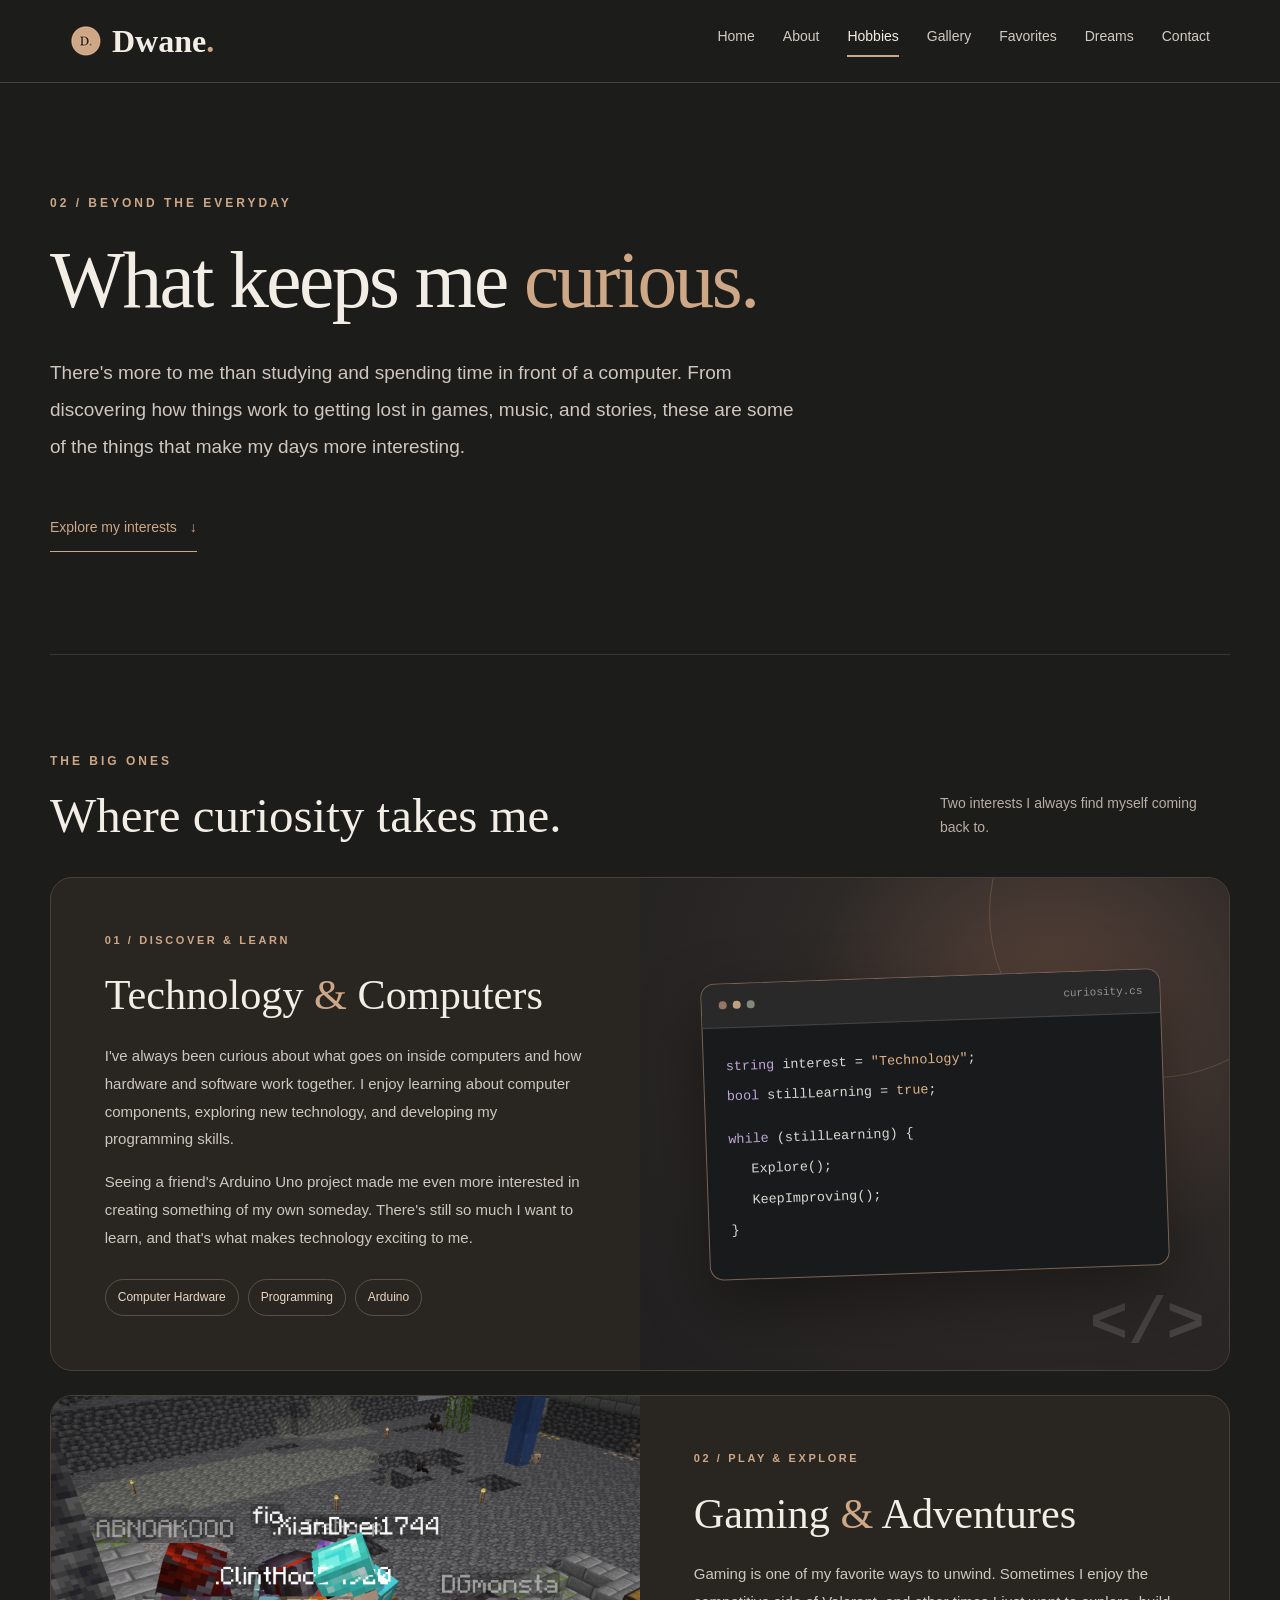
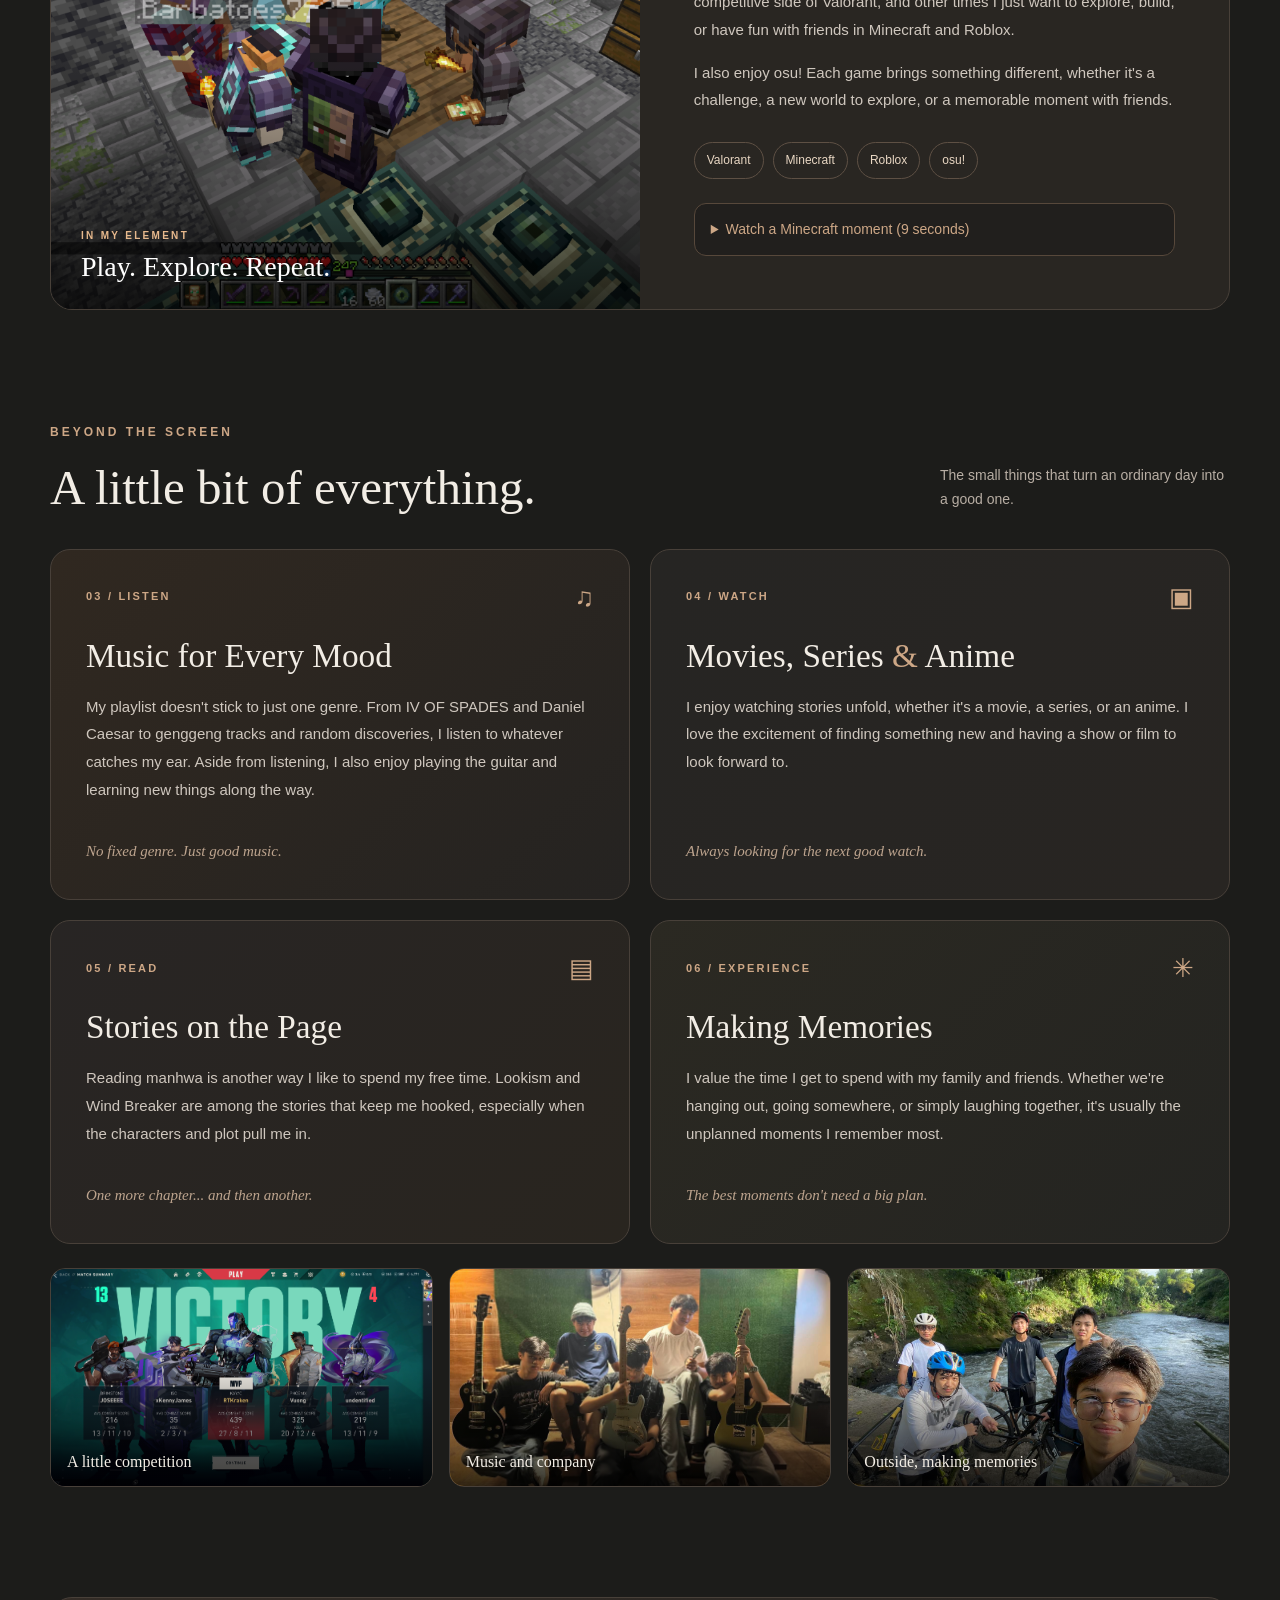
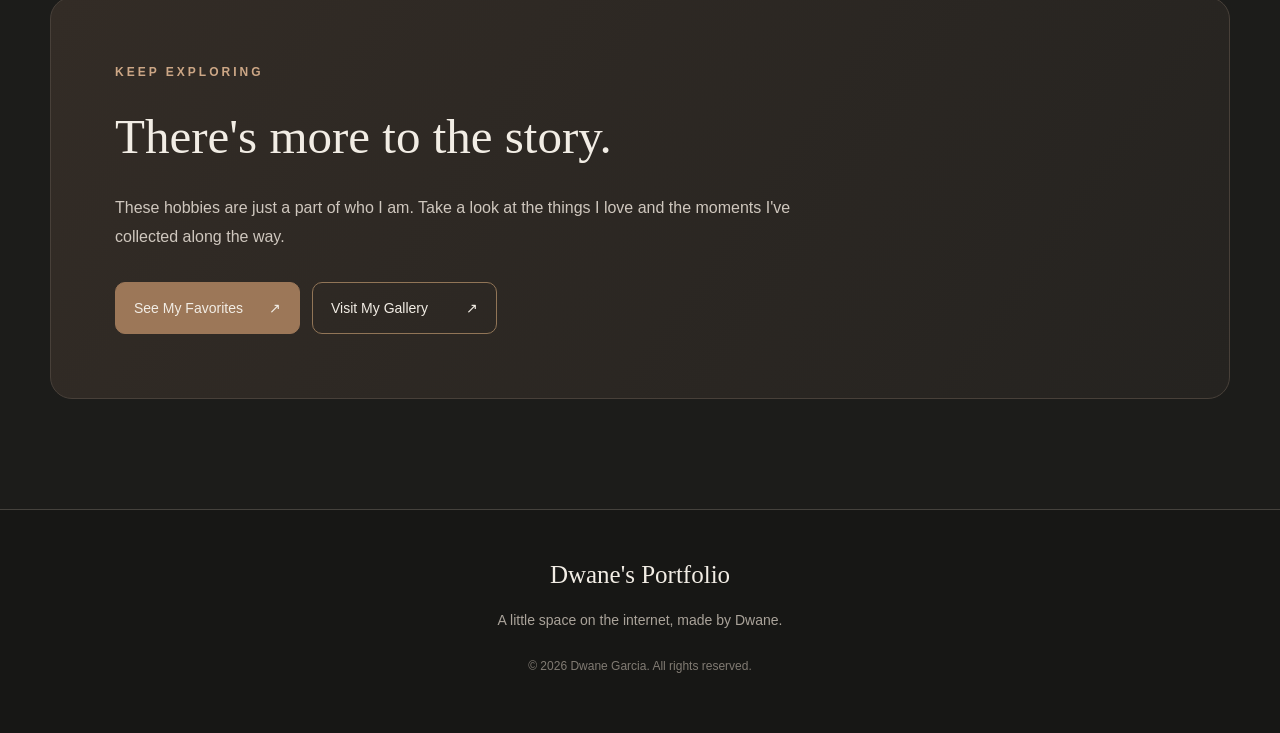
<file: hobbies.html>
<!doctype html>
<html lang="en">
  <head>
    <meta charset="UTF-8" />
    <meta name="viewport" content="width=device-width, initial-scale=1.0" />

    <title>Hobbies & Interests | Dwane's Portfolio</title>
    <link rel="stylesheet" href="css/style.css" />
    <link
      rel="shortcut icon"
      href="./images/Favicon/favicon.png"
      type="image/x-icon"
    />
  </head>

  <body>
    <!-- HEADER AND NAVIGATION -->
    <header class="site-header">
      <div class="header-container">
        <a href="index.html" class="logo">
          <img
            class="header__favicon"
            src="./images/Favicon/favicon-32x32.png"
            alt=""
            width="32"
            height="32"
          />
          <span class="logo__text">Dwane<span class="logo__dot">.</span></span>
        </a>

        <nav class="navigation" aria-label="Main navigation">
          <a href="index.html">Home</a>
          <a href="about.html">About</a>
          <a href="hobbies.html" class="active" aria-current="page">Hobbies</a>
          <a href="gallery.html">Gallery</a>
          <a href="favorites.html">Favorites</a>
          <a href="dreams.html">Dreams</a>
          <a href="contact.html">Contact</a>
        </nav>
      </div>
    </header>

    <main class="hobbies-page">
      <!-- INTRODUCTION -->
      <section class="hb-hero hb-container" aria-labelledby="hb-page-title">
        <p class="hb-eyebrow">02 / BEYOND THE EVERYDAY</p>
        <h1 id="hb-page-title">What keeps me <span>curious.</span></h1>
        <p class="hb-hero-intro">
          There's more to me than studying and spending time in front of a
          computer. From discovering how things work to getting lost in games,
          music, and stories, these are some of the things that make my days
          more interesting.
        </p>
        <a class="hb-scroll-link" href="#hb-featured"
          >Explore my interests <span aria-hidden="true">↓</span></a
        >
      </section>

      <!-- FEATURED HOBBIES -->
      <section
        class="hb-featured hb-container"
        id="hb-featured"
        aria-labelledby="hb-featured-title"
      >
        <div class="hb-section-heading">
          <div>
            <p class="hb-eyebrow">THE BIG ONES</p>
            <h2 id="hb-featured-title">Where curiosity takes me.</h2>
          </div>
          <p>Two interests I always find myself coming back to.</p>
        </div>

        <!-- TECHNOLOGY -->
        <article class="hb-feature hb-feature--tech">
          <div class="hb-feature-copy">
            <p class="hb-feature-number">01 / DISCOVER & LEARN</p>
            <h3>Technology <span>&amp;</span> Computers</h3>
            <p>
              I've always been curious about what goes on inside computers and
              how hardware and software work together. I enjoy learning about
              computer components, exploring new technology, and developing my
              programming skills.
            </p>
            <p>
              Seeing a friend's Arduino Uno project made me even more interested
              in creating something of my own someday. There's still so much I
              want to learn, and that's what makes technology exciting to me.
            </p>
            <div class="hb-tags" aria-label="Technology interests">
              <span>Computer Hardware</span><span>Programming</span
              ><span>Arduino</span>
            </div>
          </div>
          <div
            class="hb-feature-visual hb-tech-visual"
            aria-label="Decorative code-themed illustration"
          >
            <div class="hb-code-window" aria-hidden="true">
              <div class="hb-code-top">
                <i></i><i></i><i></i><span>curiosity.cs</span>
              </div>
              <div class="hb-code-lines">
                <p>
                  <span class="hb-code-purple">string</span> interest =
                  <span class="hb-code-beige">"Technology"</span>;
                </p>
                <p>
                  <span class="hb-code-purple">bool</span> stillLearning =
                  <span class="hb-code-beige">true</span>;
                </p>
                <p class="hb-code-gap">
                  <span class="hb-code-purple">while</span> (stillLearning) {
                </p>
                <p class="hb-code-indent">Explore();</p>
                <p class="hb-code-indent">KeepImproving();</p>
                <p>}</p>
              </div>
            </div>
            <span class="hb-visual-mark" aria-hidden="true">&lt;/&gt;</span>
          </div>
        </article>

        <!-- GAMING -->
        <article class="hb-feature hb-feature--games">
          <div class="hb-feature-copy">
            <p class="hb-feature-number">02 / PLAY & EXPLORE</p>
            <h3>Gaming <span>&amp;</span> Adventures</h3>
            <p>
              Gaming is one of my favorite ways to unwind. Sometimes I enjoy the
              competitive side of Valorant, and other times I just want to
              explore, build, or have fun with friends in Minecraft and Roblox.
            </p>
            <p>
              I also enjoy osu! Each game brings something different, whether
              it's a challenge, a new world to explore, or a memorable moment
              with friends.
            </p>
            <div class="hb-tags" aria-label="Games I enjoy">
              <span>Valorant</span><span>Minecraft</span><span>Roblox</span
              ><span>osu!</span>
            </div>
            <details class="hb-gaming-clip">
              <summary>Watch a Minecraft moment (9 seconds)</summary>

              <video controls playsinline preload="metadata">
                <source
                  src="images/hobbies/minecraft-clip.mp4"
                  type="video/mp4"
                />
                Your browser does not support HTML5 video.
              </video>
            </details>
          </div>
          <div class="hb-feature-visual hb-games-visual">
            <img
              src="images/fun-facts/games/minecraft.png"
              alt="A Minecraft multiplayer adventure with friends near an End portal"
              loading="lazy"
            />
            <div class="hb-image-caption">
              <span>IN MY ELEMENT</span><strong>Play. Explore. Repeat.</strong>
            </div>
          </div>
        </article>
      </section>

      <!-- MORE INTERESTS -->
      <section class="hb-more hb-container" aria-labelledby="hb-more-title">
        <div class="hb-section-heading">
          <div>
            <p class="hb-eyebrow">BEYOND THE SCREEN</p>
            <h2 id="hb-more-title">A little bit of everything.</h2>
          </div>
          <p>The small things that turn an ordinary day into a good one.</p>
        </div>

        <div class="hb-interest-grid">
          <article class="hb-interest-card hb-card--music">
            <div class="hb-interest-head">
              <span>03 / LISTEN</span><span aria-hidden="true">♫</span>
            </div>
            <h3>Music for Every Mood</h3>
            <p>
              My playlist doesn't stick to just one genre. From IV OF SPADES and
              Daniel Caesar to genggeng tracks and random discoveries, I listen
              to whatever catches my ear. Aside from listening, I also enjoy
              playing the guitar and learning new things along the way.
            </p>
            <p class="hb-interest-foot">No fixed genre. Just good music.</p>
          </article>

          <article class="hb-interest-card hb-card--watch">
            <div class="hb-interest-head">
              <span>04 / WATCH</span><span aria-hidden="true">▣</span>
            </div>
            <h3>Movies, Series <span>&amp;</span> Anime</h3>
            <p>
              I enjoy watching stories unfold, whether it's a movie, a series,
              or an anime. I love the excitement of finding something new and
              having a show or film to look forward to.
            </p>
            <p class="hb-interest-foot">
              Always looking for the next good watch.
            </p>
          </article>

          <article class="hb-interest-card hb-card--read">
            <div class="hb-interest-head">
              <span>05 / READ</span><span aria-hidden="true">▤</span>
            </div>
            <h3>Stories on the Page</h3>
            <p>
              Reading manhwa is another way I like to spend my free time.
              Lookism and Wind Breaker are among the stories that keep me
              hooked, especially when the characters and plot pull me in.
            </p>
            <p class="hb-interest-foot">
              One more chapter... and then another.
            </p>
          </article>

          <article class="hb-interest-card hb-card--memories">
            <div class="hb-interest-head">
              <span>06 / EXPERIENCE</span><span aria-hidden="true">✳</span>
            </div>
            <h3>Making Memories</h3>
            <p>
              I value the time I get to spend with my family and friends.
              Whether we're hanging out, going somewhere, or simply laughing
              together, it's usually the unplanned moments I remember most.
            </p>
            <p class="hb-interest-foot">
              The best moments don't need a big plan.
            </p>
          </article>
        </div>

        <!-- SMALL PHOTO STRIP: three existing personal moments, not a duplicate gallery -->
        <div
          class="hb-moments-strip"
          aria-label="A few glimpses of my interests"
        >
          <figure>
            <img
              src="images/fun-facts/games/valorant.png"
              alt="Valorant victory screen from one of my matches"
              loading="lazy"
            />
            <figcaption>A little competition</figcaption>
          </figure>
          <figure>
            <img
              src="images/fun-facts/memories/band-night.jpg"
              alt="Friends posing with musical instruments"
              loading="lazy"
            />
            <figcaption>Music and company</figcaption>
          </figure>
          <figure>
            <img
              src="images/fun-facts/memories/cycling.jpg"
              alt="A cycling outing with friends beside a river"
              loading="lazy"
            />
            <figcaption>Outside, making memories</figcaption>
          </figure>
        </div>
      </section>

      <!-- CONTINUE EXPLORING -->
      <section class="hb-next hb-container" aria-labelledby="hb-next-title">
        <p class="hb-eyebrow">KEEP EXPLORING</p>
        <h2 id="hb-next-title">There's more to the story.</h2>
        <p>
          These hobbies are just a part of who I am. Take a look at the things I
          love and the moments I've collected along the way.
        </p>
        <div class="hb-next-links">
          <a href="favorites.html"
            >See My Favorites <span aria-hidden="true">↗</span></a
          >
          <a href="gallery.html"
            >Visit My Gallery <span aria-hidden="true">↗</span></a
          >
        </div>
      </section>
    </main>

    <!-- FOOTER -->
    <footer class="site-footer">
      <div class="footer-container">
        <p class="footer-brand">Dwane's Portfolio</p>

        <p class="footer-message">
          A little space on the internet, made by Dwane.
        </p>

        <p class="copyright">&copy; 2026 Dwane Garcia. All rights reserved.</p>
      </div>
    </footer>
  </body>
</html>
</file>
<file: css/style.css>
* {
  box-sizing: border-box;
}

html {
  scroll-behavior: smooth;
}

body {
  margin: 0;
  background-color: #1c1c1a;
  color: #f2ede5;
  font-family: Arial, Helvetica, sans-serif;
  line-height: 1.6;
}

a {
  text-decoration: none;
  color: inherit;
}

img {
  max-width: 100%;
}

/* 2. HEADER AND NAVIGATION */

.site-header {
  position: sticky;
  top: 0;
  z-index: 100;
  background-color: #1c1c1a;
  border-bottom: 1px solid #45423d;
}

.header-container {
  max-width: 1200px;
  margin: 0 auto;
  padding: 25px 30px;
  display: flex;
  align-items: center;
  justify-content: space-between;
  gap: 30px;
}

.logo {
  display: flex;
  align-items: center;
  gap: 10px;

  font-family: Georgia, serif;
  font-size: 32px;
  font-weight: bold;
  line-height: 1;
  color: #f2ede5;
  text-decoration: none;
  white-space: nowrap;
}

.header__favicon {
  width: 32px;
  height: 32px;
  border-radius: 50%;
  flex-shrink: 0;
}

.logo__dot {
  color: #cda786;
}

.navigation {
  display: flex;
  align-items: center;
  flex-wrap: wrap;
  gap: 28px;
}

.navigation a {
  color: #d1cbc3;
  font-size: 14px;
  text-decoration: none;
  padding-bottom: 7px;
  border-bottom: 2px solid transparent;
  transition:
    color 0.3s,
    border-color 0.3s;
}

.navigation a:hover,
.navigation a.active {
  color: #f2ede5;
  border-bottom-color: #cda786;
}

/* 3. HERO SECTION */

.hero {
  padding: 90px 30px;
}

.hero-container {
  max-width: 1200px;
  margin: auto;

  display: flex;
  align-items: center;
  justify-content: space-between;
  gap: 70px;
}

.hero-content {
  flex: 1;
}

.section-label {
  color: #cda786;
  font-size: 12px;
  letter-spacing: 4px;
  font-weight: bold;
  margin-bottom: 25px;
}

.hero h1 {
  font-family: Georgia, serif;
  font-size: clamp(48px, 5.5vw, 78px);
  font-weight: normal;
  line-height: 1.15;
  letter-spacing: -2px;
  margin: 0 0 25px;
}

.hero h1 span {
  color: #cda786;
}

.hero-description {
  max-width: 490px;
  font-size: 18px;
  color: #c4beb5;
  line-height: 1.9;
}

/* 4. HERO BUTTONS */

.hero-buttons {
  display: flex;
  flex-wrap: wrap;
  gap: 18px;
  margin-top: 35px;
}

.btn {
  display: inline-block;
  padding: 14px 24px;
  border-radius: 9px;

  font-size: 14px;
  font-weight: bold;
  text-align: center;

  transition: 0.3s;
}

.btn-primary {
  background-color: #cda786;
  color: #1c1c1a;
  border: 1px solid #cda786;
}

.btn-primary:hover {
  background-color: #e5bc97;
  transform: translateY(-3px);
}

.btn-secondary {
  background-color: transparent;
  color: #f2ede5;
  border: 1px solid #8c8073;
}

.btn-secondary:hover {
  border-color: #cda786;
  color: #cda786;
  transform: translateY(-3px);
}

/* 5. HERO PHOTO */

.hero-visual {
  flex: 1;
  max-width: 510px;
  height: 410px;

  position: relative;
  display: flex;
  align-items: center;
  justify-content: center;
}

.hero-photo {
  width: 100%;
  height: 100%;

  object-fit: contain;
  object-position: center bottom;

  position: relative;
  z-index: 2;

  border: none;
  border-radius: 0;

  transform: translateY(-18px) scale(1.15);
  transform-origin: center bottom;

  -webkit-mask-image: linear-gradient(
    to bottom,
    black 0%,
    black 78%,
    transparent 100%
  );

  mask-image: linear-gradient(to bottom, black 0%, black 78%, transparent 100%);

  filter: drop-shadow(0 12px 25px rgba(0, 0, 0, 0.3));
}

.photo-decoration {
  position: absolute;
  z-index: 1;

  width: 155px;
  height: 155px;

  top: 10px;
  right: 0;

  background-color: #796858;
  border-radius: 35px;
  opacity: 0.35;
}

.photo-accent {
  position: absolute;
  z-index: 1;

  width: 135px;
  height: 125px;

  bottom: 5px;
  left: 0;

  background-color: #51483f;
  border-radius: 35px;
  opacity: 0.3;
}

/* 6. EXPLORE SECTION */

.explore-section {
  max-width: 1200px;
  margin: auto;
  padding: 70px 30px 100px;

  border-top: 1px solid #45423d;
  scroll-margin-top: 20px;
}

.section-heading {
  text-align: center;
  margin-bottom: 45px;
}

.section-heading h2 {
  font-family: Georgia, serif;
  font-size: 38px;
  font-weight: normal;
  margin: 0;
}

/* 7. EXPLORE GRID */

.explore-grid {
  display: grid;
  grid-template-columns: repeat(5, 1fr);
  gap: 0;
}

.explore-item {
  padding: 25px 20px;
  border-right: 1px solid #45423d;
  transition: 0.3s;
}

.explore-item:last-child {
  border-right: none;
}

.explore-item:hover {
  background-color: #292824;
  transform: translateY(-5px);
}

.explore-icon {
  display: inline-flex;
  align-items: center;
  justify-content: center;

  width: 48px;
  height: 48px;

  background-color: #3a332c;
  color: #cda786;

  border-radius: 12px;
  font-size: 17px;
  font-weight: bold;
}

.explore-item h3 {
  font-family: Georgia, serif;
  font-size: 23px;
  font-weight: normal;
  margin: 20px 0 5px;
}

.explore-item p {
  color: #aaa39a;
  font-size: 13px;
  margin: 0;
}

.explore-arrow {
  display: inline-block;
  color: #cda786;
  font-size: 24px;
  margin-top: 15px;
}

/* 8. PERSONAL MOTTO */

.motto-section {
  max-width: 1140px;
  margin: 0 auto 100px;
  padding: 75px 60px;

  background: linear-gradient(120deg, #2d2925, #43392f, #1c1c1a);

  border: 1px solid #645446;
  border-radius: 22px;
}

.motto-content {
  border-left: 3px solid #cda786;
  padding-left: 35px;
}

.motto-content blockquote {
  font-family: Georgia, serif;
  font-size: clamp(28px, 4vw, 48px);
  font-style: italic;
  line-height: 1.3;
  margin: 0;
}

/* 9. FOOTER */

.site-footer {
  background-color: #171715;
  border-top: 1px solid #45423d;
  text-align: center;
  padding: 45px 20px;
}

.footer-container {
  max-width: 1200px;
  margin: auto;
}

.footer-brand {
  font-family: Georgia, serif;
  font-size: 25px;
  color: #f2ede5;
  margin: 0;
}

.footer-message {
  color: #aaa39a;
  font-size: 14px;
}

.copyright {
  color: #817b73;
  font-size: 12px;
  margin-top: 25px;
}

/* 10. RESPONSIVE DESIGN */

/* TABLETS */

@media (max-width: 1000px) {
  .header-container {
    flex-direction: column;
  }

  .navigation {
    justify-content: center;
  }

  .hero-container {
    gap: 35px;
  }

  .hero-visual {
    height: 340px;
  }

  .explore-grid {
    grid-template-columns: repeat(3, 1fr);
    gap: 15px;
  }

  .explore-item {
    border: 1px solid #45423d;
    border-radius: 12px;
  }

  .explore-item:last-child {
    border-right: 1px solid #45423d;
  }
}

/* MOBILE PHONES */

@media (max-width: 650px) {
  .header-container {
    padding: 20px;
  }

  .logo {
    font-size: 28px;
  }

  .navigation {
    max-width: 250px;
    margin: 0 auto;
    justify-content: center;
    gap: 12px 18px;
  }

  .navigation a {
    font-size: 12px;
  }

  .hero {
    padding: 60px 20px;
  }

  .hero-container {
    flex-direction: column-reverse;
    text-align: center;
  }

  .hero-content {
    width: 100%;
  }

  .hero-description {
    max-width: 540px;
    font-size: 16px;
    color: #c4beb5;
    line-height: 1.8;
    margin-bottom: 18px;
  }

  .hero-buttons {
    justify-content: center;
  }

  .hero-visual {
    width: 100%;
    height: 300px;
  }

  .hero-photo {
    height: 270px;
    transform: translateY(0) scale(1.02);
  }

  .explore-section {
    padding: 60px 20px;
  }

  .section-heading h2 {
    font-size: 30px;
  }

  .explore-grid {
    grid-template-columns: repeat(2, 1fr);
  }

  .explore-item {
    padding: 20px 15px;
  }

  .explore-item:last-child {
    grid-column: 1 / -1;
  }

  .explore-item h3 {
    font-size: 20px;
  }

  .motto-section {
    margin: 0 20px 60px;
    padding: 45px 25px;
  }

  .motto-content {
    padding-left: 20px;
  }
}

@media (max-width: 380px) {
  .explore-grid {
    grid-template-columns: 1fr;
  }

  .hero h1 {
    font-size: 44px;
  }
}

/* =========================================
   ABOUT ME PAGE
   D2 - DARK MINIMALIST THEME
   ========================================= */

/* 11. ABOUT PAGE INTRODUCTION */

.about-intro {
  max-width: 1200px;
  margin: auto;
  padding: 100px 30px 70px;

  border-bottom: 1px solid #45423d;
}

.about-intro h1 {
  font-family: Georgia, serif;
  font-size: clamp(48px, 6vw, 76px);
  font-weight: normal;
  line-height: 1.2;

  margin: 20px 0;
}

.about-intro h1 span {
  color: #cda786;
}

.about-intro > p:last-child {
  max-width: 650px;
  font-size: 17px;
  color: #c4beb5;
  line-height: 1.9;
}

/* 12. ABOUT CONTENT LAYOUT */

.about-content {
  max-width: 1200px;
  margin: auto;
  padding: 80px 30px 100px;

  display: grid;
  grid-template-columns: 1.5fr 1fr;
  gap: 60px;
  align-items: start;
}

/* 13. MY STORY */

.about-story h2 {
  font-family: Georgia, serif;
  font-size: 38px;
  font-weight: normal;

  margin: 15px 0 25px;
}

.about-story p:not(.section-label) {
  color: #c4beb5;
  font-size: 16px;
  line-height: 2;

  margin-bottom: 20px;
}

/* 14. QUICK FACTS */

.about-facts {
  background-color: #292622;
  border: 1px solid #494039;
  border-radius: 18px;

  padding: 35px;
}

.about-facts h2 {
  font-family: Georgia, serif;
  font-size: 28px;
  font-weight: normal;
  margin: 10px 0 25px;
}

.about-facts ul {
  list-style: none;
  margin: 0;
  padding: 0;
}

.about-facts li {
  padding: 15px 0;
  border-bottom: 1px solid #494039;

  color: #c4beb5;
  font-size: 14px;
  line-height: 1.7;
}

.about-facts li:last-child {
  border-bottom: none;
}

.about-facts strong {
  display: block;
  color: #cda786;
  margin-bottom: 4px;
}

/* 15. EDUCATIONAL BACKGROUND */

/* =========================================
   EDUCATIONAL JOURNEY - TIMELINE
   ========================================= */

/* MAIN EDUCATION SECTION */

.education-section {
  max-width: 1200px;
  margin: auto;
  padding: 80px 30px 100px;

  border-top: 1px solid #45423d;
}

.education-section h2 {
  font-family: Georgia, serif;
  font-size: clamp(30px, 4vw, 42px);
  font-weight: normal;

  margin: 10px 0 20px;
}

.education-description {
  max-width: 650px;
  margin: 0 0 50px;

  color: #c4beb5;
  font-size: 16px;
  line-height: 1.8;
}

/* TIMELINE CONTAINER */

.education-timeline {
  position: relative;
  padding-left: 55px;
}

/* VERTICAL TIMELINE LINE */

.education-timeline::before {
  content: "";

  position: absolute;
  top: 12px;
  bottom: 12px;
  left: 15px;

  width: 2px;
  background-color: #645446;
}

/* INDIVIDUAL TIMELINE ENTRY */

.timeline-item {
  position: relative;
  margin-bottom: 30px;
}

.timeline-item:last-child {
  margin-bottom: 0;
}

/* TIMELINE CIRCLE */

.timeline-dot {
  position: absolute;

  top: 30px;
  left: -48px;

  width: 18px;
  height: 18px;

  background-color: #cda786;
  border: 4px solid #1c1c1a;
  border-radius: 50%;

  z-index: 1;
}

/* TIMELINE CARD */

.timeline-content {
  background-color: #292622;
  border: 1px solid #494039;
  border-radius: 16px;

  padding: 35px;

  transition:
    transform 0.3s ease,
    border-color 0.3s ease;
}

/* CARD HOVER EFFECT */

.timeline-content:hover {
  transform: translateY(-5px);
  border-color: #cda786;
}

/* SCHOOL YEARS */

.timeline-year {
  display: inline-block;

  color: #cda786;
  font-size: 13px;
  font-weight: bold;
  letter-spacing: 1px;

  margin: 0 0 15px;
}

/* EDUCATION LEVEL */

.timeline-level {
  display: block;

  color: #aaa39a;
  font-size: 11px;
  font-weight: bold;
  letter-spacing: 2px;
}

/* SCHOOL NAME */

.timeline-content h3 {
  font-family: Georgia, serif;
  font-size: clamp(23px, 3vw, 30px);
  font-weight: normal;
  line-height: 1.3;

  margin: 15px 0 10px;
}

/* GRADE OR PROGRAM */

.timeline-grade {
  color: #e0c5ad;
  font-size: 14px;
  font-weight: bold;

  margin: 0 0 15px;
}

/* SHORT DESCRIPTION */

.timeline-description {
  color: #c4beb5;
  font-size: 15px;
  line-height: 1.8;
  margin: 0;
}

/* RESPONSIVE TIMELINE */

@media (max-width: 650px) {
  .education-section {
    padding: 60px 20px;
  }

  .education-description {
    font-size: 15px;
  }

  .education-timeline {
    padding-left: 35px;
  }

  .education-timeline::before {
    left: 9px;
  }

  .timeline-dot {
    left: -34px;
    width: 16px;
    height: 16px;
  }

  .timeline-content {
    padding: 25px 20px;
  }

  .timeline-content h3 {
    font-size: 23px;
  }

  .timeline-description {
    font-size: 14px;
  }
}

/* 16. INTERESTING FACTS SECTION */

.about-interests {
  max-width: 1140px;
  margin: 0 auto 100px;
  padding: 65px 50px;

  background-color: #292622;
  border: 1px solid #494039;
  border-radius: 22px;
}

.about-interests h2 {
  font-family: Georgia, serif;
  font-size: clamp(30px, 4vw, 40px);
  font-weight: normal;

  margin: 10px 0 35px;
}

.about-interests ul {
  display: grid;
  grid-template-columns: repeat(2, 1fr);
  gap: 25px;

  list-style: none;
  padding: 0;
  margin: 0;
}

.about-interests li {
  position: relative;
  padding-left: 25px;

  color: #c4beb5;
  font-size: 15px;
  line-height: 1.8;
}

/* FUN FACT TITLES */

.about-interests li strong {
  display: block;
  color: #f2ede5;

  font-family: Georgia, serif;
  font-size: 21px;
  font-weight: normal;

  margin-bottom: 10px;
}

.about-interests li::before {
  content: "•";
  color: #cda786;

  position: absolute;
  left: 0;
  top: 0;
}

/* 17. ABOUT PAGE RESPONSIVENESS */

/* TABLETS */

@media (max-width: 900px) {
  .about-content {
    grid-template-columns: 1fr;
    gap: 40px;
  }

  .education-grid {
    grid-template-columns: 1fr;
  }

  .about-interests {
    margin-left: 30px;
    margin-right: 30px;
  }
}

/* MOBILE PHONES */

@media (max-width: 650px) {
  .about-intro {
    padding: 65px 20px 50px;
  }

  .about-intro h1 {
    font-size: 44px;
  }

  .about-intro > p:last-child {
    font-size: 15px;
  }

  .about-content {
    padding: 60px 20px;
  }

  .about-story h2 {
    font-size: 32px;
  }

  .about-facts {
    padding: 25px;
  }

  .education-section {
    padding: 60px 20px;
  }

  .education-item {
    padding: 25px;
  }

  .about-interests {
    margin: 0 20px 60px;
    padding: 40px 25px;
  }

  .about-interests ul {
    grid-template-columns: 1fr;
    gap: 20px;
  }
}

/* =========================================
   HOME PAGE - A GLIMPSE INTO MY LIFE
   ========================================= */

/* SECTION CONTAINER */

.glimpse-section {
  padding: 80px 30px 100px;
  scroll-margin-top: 20px;
}

.glimpse-container {
  max-width: 1140px;
  margin: auto;
  padding-top: 70px;
  border-top: 1px solid #45423d;
}

/* SECTION HEADING */

.glimpse-heading {
  margin-bottom: 45px;
}

.glimpse-heading h2 {
  font-family: Georgia, serif;
  font-size: clamp(32px, 4vw, 44px);
  font-weight: normal;
  margin: 10px 0 20px;
}

.glimpse-heading > p:last-child {
  max-width: 650px;
  font-size: 16px;
  line-height: 1.8;
  color: #c4beb5;
}

/* TWO-COLUMN CARD LAYOUT */

.glimpse-grid {
  display: grid;
  grid-template-columns: repeat(2, minmax(0, 1fr));
  gap: 25px;
}

/* INDIVIDUAL CARDS */

.glimpse-card {
  background-color: #292622;
  border: 1px solid #494039;
  border-radius: 16px;
  padding: 35px;

  transition:
    transform 0.3s,
    border-color 0.3s;
}

.glimpse-card:hover {
  transform: translateY(-5px);
  border-color: #cda786;
}

.glimpse-card:focus-visible {
  outline: 2px solid #cda786;
  outline-offset: 4px;
}

.glimpse-number {
  color: #cda786;
  font-size: 12px;
  font-weight: bold;
  letter-spacing: 2px;
}

.glimpse-card h3 {
  font-family: Georgia, serif;
  font-size: 28px;
  font-weight: normal;
  margin: 20px 0 12px;
}

.glimpse-card p {
  color: #c4beb5;
  font-size: 15px;
  line-height: 1.8;
  margin: 0;
}

/* RESPONSIVE DESIGN */

@media (max-width: 650px) {
  .glimpse-section {
    padding: 50px 20px 70px;
  }

  .glimpse-container {
    padding-top: 50px;
  }

  .glimpse-heading h2 {
    font-size: 32px;
  }

  .glimpse-heading > p:last-child {
    font-size: 15px;
  }

  .glimpse-grid {
    grid-template-columns: 1fr;
    gap: 20px;
  }

  .glimpse-card {
    padding: 25px;
  }

  .glimpse-card h3 {
    font-size: 25px;
  }
}

/* ABOUT ME - PERSONAL PHOTO */

.about-sidebar {
  display: flex;
  flex-direction: column;
  gap: 25px;
  min-width: 0;
}

.about-photo {
  margin: 0;
  padding: 12px;
  background-color: #292622;
  border: 1px solid #494039;
  border-radius: 18px;
}

.about-photo img {
  display: block;
  width: 100%;
  height: 420px;

  object-fit: cover;
  object-position: center 68%;

  border-radius: 12px;
}

.about-photo figcaption {
  padding: 15px 8px 5px;
  color: #aaa39a;
  font-size: 13px;
  text-align: center;
}

/* ABOUT PHOTO - SUNSET & MUSIC */

.photo-frame {
  position: relative;
  overflow: hidden;
  border-radius: 12px;
}

.about-photo img {
  display: block;
  width: 100%;
  height: 500px;
  object-fit: cover;
  object-position: center 55%;
  border-radius: 12px;
}

/* SPOTIFY PLAYER - HIDDEN BY DEFAULT */

.photo-music {
  position: absolute;
  left: 0;
  right: 0;
  bottom: 0;

  padding: 35px 15px 15px;

  background: linear-gradient(transparent, rgba(0, 0, 0, 0.92));

  opacity: 0;
  visibility: hidden;
  transform: translateY(25px);
  pointer-events: none;

  transition:
    opacity 0.5s ease,
    transform 0.5s ease,
    visibility 0s linear 0.5s;
}

/* REVEAL SPOTIFY PLAYER ON HOVER */

.photo-frame:hover .photo-music,
.photo-frame:focus-within .photo-music {
  opacity: 1;
  visibility: visible;
  transform: translateY(0);
  pointer-events: auto;

  transition:
    opacity 0.5s ease 0.1s,
    transform 0.5s ease 0.1s,
    visibility 0s;
}

.photo-music iframe {
  display: block;
  width: 100%;
  height: 152px;
  border: 0;
  border-radius: 12px;
}

/* Touchscreen support */

@media (hover: none) {
  .photo-music {
    position: static;
    opacity: 1;
    transform: none;
    pointer-events: auto;
    padding: 15px;
    background: #292622;
  }
}

/* D2 DARK MINIMALIST — FUN FACTS VISUAL GALLERY */
.ff-gallery {
  max-width: 1100px;
  margin: 80px auto 90px;
  padding: 0 24px;
  color: #f2ede5;
  font-family: Arial, Helvetica, sans-serif;
}

.ff-gallery * {
  box-sizing: border-box;
}

.ff-intro {
  margin-bottom: 30px;
}

.ff-eyebrow,
.ff-index {
  color: #cda786;
  font-size: 11px;
  font-weight: 700;
  letter-spacing: 2.6px;
}

.ff-intro h2 {
  font:
    normal clamp(32px, 4vw, 47px)/1.15 Georgia,
    "Times New Roman",
    serif;
  margin: 18px 0 14px;
  color: #f2ede5;
}

.ff-intro > p:last-child {
  color: #c7bfb4;
  font-size: 15px;
  line-height: 1.7;
}

.ff-panels {
  display: grid;
  grid-template-columns: repeat(2, minmax(0, 1fr));
  gap: 22px;
  align-items: start;
}

.ff-category {
  min-width: 0;
  padding: 25px;
  border-radius: 22px;
  background: #292622;
  border: 1px solid #4a4139;
}

.ff-category.ff-foods,
.ff-category.ff-memories {
  grid-column: 1 / -1;
}

.ff-category-header {
  margin-bottom: 20px;
}

.ff-category-header h3 {
  font:
    normal 28px/1.25 Georgia,
    "Times New Roman",
    serif;
  color: #f2ede5;
  margin: 12px 0 7px;
}

.ff-category-header p {
  margin: 0;
  color: #c7bfb4;
  font-size: 13px;
  line-height: 1.65;
}

.ff-thumbs {
  display: grid;
  gap: 11px;
  align-items: start;
}

.ff-grid-two {
  grid-template-columns: repeat(2, minmax(0, 1fr));
}

.ff-grid-three {
  grid-template-columns: repeat(3, minmax(0, 1fr));
}

.ff-grid-four {
  grid-template-columns: repeat(4, minmax(0, 1fr));
}

.ff-shot,
.ff-video {
  min-width: 0;
  margin: 0;
  border: 1px solid #494039;
  border-radius: 13px;
  overflow: hidden;
  background: #1c1c1a;
}

.ff-shot-link {
  display: block;
  overflow: hidden;
  position: relative;
  cursor: zoom-in;
}

.ff-shot-link img {
  display: block;
  width: 100%;
  aspect-ratio: 4 / 3;
  object-fit: cover;
  transition:
    transform 0.35s ease,
    filter 0.35s ease;
}

.ff-shot:hover .ff-shot-link img {
  transform: scale(1.045);
  filter: brightness(0.85);
}

.ff-poster .ff-shot-link img {
  aspect-ratio: 3 / 4;
  object-fit: cover;
}

.ff-food .ff-shot-link img {
  aspect-ratio: 4 / 3;
  object-fit: contain;
  padding: 12px;
}

.ff-memory .ff-shot-link img {
  aspect-ratio: 4 / 3;
  object-fit: cover;
}

.ff-shot figcaption,
.ff-video figcaption {
  font-size: 12px;
  line-height: 1.5;
  color: #e6ded4;
  padding: 11px 10px;
}

.ff-shot .ff-dismiss,
.ff-shot .ff-backdrop {
  display: none;
}

/* CSS-only click-to-enlarge. Click X or the dark backdrop to close. */
.ff-shot:target {
  position: fixed;
  inset: 0;
  z-index: 99999;
  overflow: visible;
  border: none;
  border-radius: 0;
  display: flex;
  flex-direction: column;
  justify-content: center;
  align-items: center;
  gap: 14px;
  padding: 60px 18px 22px;
  background: rgba(10, 10, 9, 0.96);
}

.ff-shot:target .ff-shot-link {
  position: relative;
  z-index: 2;
  max-width: min(100%, 1100px);
  max-height: 76vh;
  width: auto;
  display: flex;
  justify-content: center;
  overflow: visible;
  cursor: default;
  pointer-events: none;
}

.ff-shot:target .ff-shot-link img,
.ff-shot:target:hover .ff-shot-link img {
  display: block;
  width: auto;
  height: auto;
  max-width: 100%;
  max-height: 76vh;
  aspect-ratio: auto;
  object-fit: contain;
  padding: 0;
  transform: none;
  filter: none;
  border-radius: 8px;
}

.ff-shot:target figcaption {
  position: relative;
  z-index: 2;
  font-size: 15px;
  text-align: center;
}

.ff-shot:target .ff-dismiss {
  position: fixed;
  display: flex;
  align-items: center;
  justify-content: center;
  z-index: 4;
  right: 20px;
  top: 20px;
  width: 43px;
  height: 43px;
  color: #f2ede5;
  font-size: 28px;
  text-decoration: none;
  border: 1px solid #796a5b;
  background: #292622;
  border-radius: 50%;
}

.ff-shot:target .ff-backdrop {
  position: fixed;
  display: block;
  inset: 0;
  z-index: 1;
}

/* Spotify: hover reveal for mouse, always accessible on touch screens. */
.ff-music-cover {
  position: relative;
  isolation: isolate;
  min-height: 355px;
  padding: 28px;
  border-radius: 16px;
  overflow: hidden;
  outline-offset: 3px;
  background:
    radial-gradient(circle at 68% 30%, #75563b, transparent 48%),
    linear-gradient(145deg, #393029, #1c1c1a 70%);
  border: 1px solid #62503d;
  display: flex;
  flex-direction: column;
  justify-content: center;
  align-items: center;
  text-align: center;
}

.ff-record {
  width: 85px;
  aspect-ratio: 1;
  border: 2px solid #9f826a;
  border-radius: 50%;
  display: grid;
  place-items: center;
  color: #e6c7a7;
  font-size: 38px;
  margin-bottom: 12px;
  background: repeating-radial-gradient(
    circle,
    #262322,
    #262322 4px,
    #4a3c33 5px,
    #262322 7px
  );
}

.ff-music-kicker {
  letter-spacing: 2.3px;
  color: #cda786;
  font-size: 9px;
  font-weight: 700;
}

.ff-music-cover h4 {
  margin: 9px 0;
  font:
    normal 30px Georgia,
    serif;
  letter-spacing: 3px;
}

.ff-music-cover > p:not(.ff-music-kicker) {
  margin: 0;
  color: #d4c5b4;
  font-size: 13px;
}

.ff-music-hint {
  margin-top: 28px;
  font-size: 11px;
  color: #d1b494;
}

.ff-music-player {
  position: absolute;
  z-index: 2;
  bottom: 10px;
  left: 10px;
  right: 10px;
  opacity: 0;
  visibility: hidden;
  transform: translateY(24px);
  pointer-events: none;
  transition:
    opacity 0.35s ease,
    transform 0.35s ease,
    visibility 0.35s ease;
}

.ff-music-cover:hover .ff-music-player,
.ff-music-cover:focus-within .ff-music-player {
  opacity: 1;
  visibility: visible;
  transform: translateY(0);
  pointer-events: auto;
}

.ff-music-player iframe {
  display: block;
}

/* Videos keep native playback controls including fullscreen. */
.ff-video video {
  display: block;
  width: 100%;
  height: auto;
  aspect-ratio: 4 / 3;
  object-fit: contain;
  background: #0e0e0e;
}

.ff-video figcaption span {
  color: #cda786;
  margin-right: 4px;
}

.ff-credits {
  margin-top: 18px;
  color: #9f9589;
  font-size: 11px;
  line-height: 1.6;
}

@media (max-width: 850px) {
  .ff-panels {
    grid-template-columns: 1fr;
  }

  .ff-category.ff-foods,
  .ff-category.ff-memories {
    grid-column: auto;
  }

  .ff-grid-four {
    grid-template-columns: repeat(2, minmax(0, 1fr));
  }
}

@media (max-width: 540px) {
  .ff-gallery {
    margin: 58px auto 65px;
    padding: 0 18px;
  }

  .ff-category {
    padding: 17px;
    border-radius: 17px;
  }

  .ff-category-header h3 {
    font-size: 25px;
  }

  .ff-grid-three {
    grid-template-columns: repeat(2, minmax(0, 1fr));
  }

  .ff-grid-three .ff-shot:first-child {
    grid-column: 1 / -1;
  }

  .ff-grid-three .ff-shot:first-child .ff-shot-link img {
    aspect-ratio: 16 / 9;
  }

  .ff-grid-three .ff-shot.ff-poster:first-child .ff-shot-link img {
    aspect-ratio: 3 / 4;
  }

  .ff-music-cover {
    padding: 22px;
  }
}

@media (hover: none) {
  .ff-music-cover {
    min-height: auto;
    padding-bottom: 18px;
  }

  .ff-music-hint {
    display: none;
  }

  .ff-music-player {
    position: static;
    width: 100%;
    margin-top: 22px;
    opacity: 1;
    visibility: visible;
    transform: none;
    pointer-events: auto;
  }
}

@media (prefers-reduced-motion: reduce) {
  .ff-gallery *,
  .ff-gallery *::before,
  .ff-gallery *::after {
    transition-duration: 0.01ms !important;
  }
}

/* For the standalone preview file only (not needed by your existing website). */
.ff-preview {
  background: #1c1c1a;
  color: #f2ede5;
  margin: 0;
}

.ff-preview-title {
  max-width: 1100px;
  margin: 30px auto 0;
  padding: 0 24px;
  font:
    normal 26px Georgia,
    serif;
}

/* Balance the paired desktop panels without cropping the artwork. */
@media (min-width: 851px) {
  .ff-panels {
    align-items: stretch;
  }

  .ff-category {
    display: flex;
    flex-direction: column;
  }

  .ff-games .ff-thumbs,
  .ff-watch .ff-thumbs {
    margin-top: auto;
    margin-bottom: auto;
  }
}

/* Make the music card more compact so it sits closer to Gaming Moments. */
.ff-music-cover {
  min-height: 235px;
  padding: 17px 18px;
}

.ff-record {
  width: 60px;
  font-size: 27px;
  margin-bottom: 6px;
}

.ff-music-cover h4 {
  font-size: 27px;
  margin: 8px 0;
}

.ff-music-hint {
  margin-top: 14px;
}

/* Spotify supports a compact 152px embed, which still reveals on hover. */
.ff-music-player iframe {
  height: 152px;
}

/* Make the captions more readable across desktop and mobile. */
.ff-shot figcaption,
.ff-video figcaption {
  font-size: 13px;
  line-height: 1.5;
}

/* ===========================================================
   PAGE 3 — HOBBIES & INTERESTS | D2 Dark Minimalist
   Add to the BOTTOM of css/style.css. All styles are scoped.
   =========================================================== */

.hobbies-page {
  --hb-bg: #1c1c1a;
  --hb-panel: #292622;
  --hb-cream: #f2ede5;
  --hb-accent: #cda786;
  --hb-text: #cfc7be;
  --hb-border: #484039;
  background: var(--hb-bg);
  color: var(--hb-cream);
  font-family: Arial, Helvetica, sans-serif;
}

.hobbies-page *,
.hobbies-page *::before,
.hobbies-page *::after {
  box-sizing: border-box;
}

.hobbies-page .hb-container {
  width: min(1180px, calc(100% - 48px));
  margin-inline: auto;
}

.hobbies-page .hb-eyebrow {
  margin: 0;
  color: var(--hb-accent);
  font-size: 12px;
  font-weight: 700;
  letter-spacing: 3px;
  line-height: 1.7;
}

.hobbies-page h1,
.hobbies-page h2,
.hobbies-page h3 {
  font-family: Georgia, "Times New Roman", serif;
  font-weight: 400;
}

/* Hero */
.hobbies-page .hb-hero {
  padding-block: 110px 102px;
  border-bottom: 1px solid #3a3631;
}

.hobbies-page .hb-hero h1 {
  max-width: 960px;
  margin: 25px 0 30px;
  font-size: clamp(51px, 6.2vw, 91px);
  line-height: 1.08;
  letter-spacing: -2.5px;
}

.hobbies-page .hb-hero h1 span {
  color: var(--hb-accent);
}

.hobbies-page .hb-hero-intro {
  max-width: 750px;
  color: var(--hb-text);
  font-size: clamp(16px, 1.65vw, 19px);
  line-height: 1.95;
  margin: 0;
}

.hobbies-page .hb-scroll-link {
  display: inline-flex;
  align-items: center;
  gap: 13px;
  margin-top: 39px;
  padding: 12px 0;
  color: var(--hb-accent);
  font-size: 14px;
  text-decoration: none;
  border-bottom: 1px solid currentColor;
  transition: gap 0.25s ease;
}

.hobbies-page .hb-scroll-link:hover {
  gap: 20px;
}

/* Shared headings */
.hobbies-page .hb-featured {
  padding-top: 96px;
}

.hobbies-page .hb-section-heading {
  display: flex;
  justify-content: space-between;
  align-items: end;
  gap: 30px;
  margin-bottom: 32px;
}

.hobbies-page .hb-section-heading h2 {
  font-size: clamp(32px, 3.9vw, 49px);
  margin: 16px 0 0;
  line-height: 1.18;
}

.hobbies-page .hb-section-heading > p {
  max-width: 290px;
  margin: 0 0 5px;
  color: #b8aea4;
  line-height: 1.75;
  font-size: 14px;
}

/* Featured editorial panels */
.hobbies-page .hb-feature {
  display: grid;
  grid-template-columns: 1fr 1fr;
  overflow: hidden;
  border: 1px solid var(--hb-border);
  border-radius: 22px;
  background: var(--hb-panel);
  margin-top: 24px;
  min-height: 405px;
}

.hobbies-page .hb-feature-copy {
  padding: clamp(29px, 4.2vw, 57px);
  display: flex;
  flex-direction: column;
  justify-content: center;
}

.hobbies-page .hb-feature-number {
  color: var(--hb-accent) !important;
  font-size: 11px !important;
  font-weight: 700;
  letter-spacing: 2.6px;
  margin: 0 0 21px !important;
}

.hobbies-page .hb-feature h3 {
  margin: 0 0 22px;
  font-size: clamp(32px, 3.3vw, 44px);
  line-height: 1.18;
}

.hobbies-page .hb-feature h3 span,
.hobbies-page .hb-interest-card h3 span {
  color: var(--hb-accent);
}

.hobbies-page .hb-feature-copy > p:not(.hb-feature-number) {
  font-size: 15px;
  line-height: 1.85;
  color: var(--hb-text);
  margin: 0 0 15px;
}

.hobbies-page .hb-tags {
  display: flex;
  flex-wrap: wrap;
  gap: 9px;
  margin-top: 13px;
}

.hobbies-page .hb-tags span {
  padding: 8px 12px;
  border: 1px solid #5e5044;
  border-radius: 999px;
  color: #e9d7c3;
  font-size: 12px;
}

.hobbies-page .hb-feature-visual {
  position: relative;
  min-width: 0;
  min-height: 360px;
  overflow: hidden;
}

/* Technology illustration — entirely CSS and HTML, no external asset */
.hobbies-page .hb-tech-visual {
  display: grid;
  place-items: center;
  padding: 45px 30px;
  background: radial-gradient(
    circle at 70% 30%,
    #5c453b 0,
    #2d2927 47%,
    #211f20 100%
  );
}

.hobbies-page .hb-tech-visual::before {
  content: "";
  position: absolute;
  width: 330px;
  height: 330px;
  border: 1px solid #a8816455;
  border-radius: 50%;
  right: -90px;
  top: -130px;
}

.hobbies-page .hb-code-window {
  width: min(100%, 460px);
  position: relative;
  z-index: 1;
  border-radius: 14px;
  background: #191a1c;
  border: 1px solid #786354;
  box-shadow: 0 25px 65px #0006;
  overflow: hidden;
  transform: rotate(-2deg);
}

.hobbies-page .hb-code-top {
  display: flex;
  align-items: center;
  gap: 6px;
  background: #29292a;
  border-bottom: 1px solid #444;
  padding: 13px 17px;
}

.hobbies-page .hb-code-top i {
  width: 8px;
  height: 8px;
  border-radius: 50%;
  background: #987663;
  display: block;
}

.hobbies-page .hb-code-top i:nth-child(2) {
  background: #c1a17d;
}

.hobbies-page .hb-code-top i:nth-child(3) {
  background: #7f8b78;
}

.hobbies-page .hb-code-top span {
  margin-left: auto;
  color: #99918a;
  font:
    11px/1.5 Consolas,
    monospace;
}

.hobbies-page .hb-code-lines {
  padding: 28px 22px;
}

.hobbies-page .hb-code-lines p {
  color: #d9d7d2;
  margin: 0 0 9px;
  font:
    clamp(11px, 1.05vw, 14px)/1.6 Consolas,
    "Courier New",
    monospace;
  white-space: nowrap;
}

.hobbies-page .hb-code-lines .hb-code-gap {
  margin-top: 21px;
}

.hobbies-page .hb-code-lines .hb-code-indent {
  padding-left: 22px;
}

.hobbies-page .hb-code-purple {
  color: #bea7d4;
}

.hobbies-page .hb-code-beige {
  color: #ddb38a;
}

.hobbies-page .hb-visual-mark {
  position: absolute;
  bottom: 13px;
  right: 24px;
  color: #ffffff22;
  font:
    700 64px/1 Consolas,
    monospace;
}

/* Gaming image: alternate sides */
.hobbies-page .hb-feature--games .hb-feature-copy {
  order: 2;
}

.hobbies-page .hb-feature--games .hb-feature-visual {
  order: 1;
}

.hobbies-page .hb-games-visual {
  background: #161718;
}

.hobbies-page .hb-games-visual img {
  width: 100%;
  height: 100%;
  min-height: 405px;
  object-fit: cover;
  display: block;
  filter: saturate(0.86);
  transition: transform 0.6s ease;
}

.hobbies-page .hb-feature--games:hover .hb-games-visual img {
  transform: scale(1.035);
}

.hobbies-page .hb-games-visual::after {
  content: "";
  pointer-events: none;
  position: absolute;
  inset: 50% 0 0;
  background: linear-gradient(transparent, #000b);
}

.hobbies-page .hb-image-caption {
  position: absolute;
  left: 30px;
  bottom: 26px;
  z-index: 1;
  display: flex;
  flex-direction: column;
  gap: 7px;
}

.hobbies-page .hb-image-caption span {
  font-size: 10px;
  letter-spacing: 2.3px;
  font-weight: 700;
  color: #e7b98d;
}

.hobbies-page .hb-image-caption strong {
  font:
    28px/1.15 Georgia,
    serif;
  color: white;
}

/* Other interests */
.hobbies-page .hb-more {
  padding-top: 112px;
}

.hobbies-page .hb-interest-grid {
  display: grid;
  grid-template-columns: repeat(2, minmax(0, 1fr));
  gap: 20px;
}

.hobbies-page .hb-interest-card {
  position: relative;
  display: flex;
  flex-direction: column;
  min-width: 0;
  min-height: 308px;
  padding: 34px 35px;
  background: #272420;
  border: 1px solid var(--hb-border);
  border-radius: 20px;
  transition:
    border-color 0.25s ease,
    transform 0.25s ease;
}

.hobbies-page .hb-interest-card:hover {
  border-color: #947558;
  transform: translateY(-4px);
}

.hobbies-page .hb-interest-head {
  display: flex;
  justify-content: space-between;
  align-items: center;
  margin-bottom: 26px;
}

.hobbies-page .hb-interest-head span:first-child {
  font-size: 11px;
  font-weight: 700;
  color: var(--hb-accent);
  letter-spacing: 2.2px;
}

.hobbies-page .hb-interest-head span:last-child {
  color: #cda786;
  font-size: 26px;
  line-height: 1;
}

.hobbies-page .hb-interest-card h3 {
  margin: 0 0 17px;
  font-size: clamp(27px, 2.6vw, 35px);
  line-height: 1.2;
}

.hobbies-page .hb-interest-card > p {
  color: var(--hb-text);
  font-size: 15px;
  line-height: 1.85;
  margin: 0 0 10px;
}

.hobbies-page .hb-interest-card .hb-interest-foot {
  margin: auto 0 0;
  padding-top: 24px;
  color: #bda48e;
  font-style: italic;
  font-family: Georgia, serif;
  font-size: 15px;
}

.hobbies-page .hb-card--music {
  background: linear-gradient(135deg, #302820, #252321);
}

.hobbies-page .hb-card--watch {
  background: linear-gradient(135deg, #262523, #282522);
}

.hobbies-page .hb-card--read {
  background: linear-gradient(135deg, #282524, #29251f);
}

.hobbies-page .hb-card--memories {
  background: linear-gradient(135deg, #2b2922, #242421);
}

/* Small photo strip: supporting detail, not a second photo gallery */
.hobbies-page .hb-moments-strip {
  display: grid;
  grid-template-columns: repeat(3, minmax(0, 1fr));
  gap: 16px;
  margin-top: 24px;
}

.hobbies-page .hb-moments-strip figure {
  position: relative;
  margin: 0;
  aspect-ratio: 1.75;
  border-radius: 15px;
  overflow: hidden;
  background: #292622;
  border: 1px solid var(--hb-border);
}

.hobbies-page .hb-moments-strip img {
  display: block;
  width: 100%;
  height: 100%;
  object-fit: cover;
  transition: transform 0.5s ease;
}

.hobbies-page .hb-moments-strip figure:hover img {
  transform: scale(1.055);
}

.hobbies-page .hb-moments-strip figure::after {
  content: "";
  position: absolute;
  inset: 45% 0 0;
  background: linear-gradient(transparent, #000c);
  pointer-events: none;
}

.hobbies-page .hb-moments-strip figcaption {
  position: absolute;
  z-index: 1;
  bottom: 15px;
  left: 16px;
  right: 12px;
  font:
    16px/1.2 Georgia,
    serif;
  color: #f2ede5;
}

/* Links to future pages */
.hobbies-page .hb-next {
  margin-top: 110px;
  margin-bottom: 110px;
  padding: clamp(32px, 5vw, 65px);
  border: 1px solid var(--hb-border);
  border-radius: 22px;
  background: linear-gradient(125deg, #332c26, #252320);
}

.hobbies-page .hb-next h2 {
  margin: 16px 0;
  font-size: clamp(32px, 4vw, 49px);
}

.hobbies-page .hb-next > p:not(.hb-eyebrow) {
  max-width: 700px;
  color: var(--hb-text);
  line-height: 1.85;
  font-size: 16px;
}

.hobbies-page .hb-next-links {
  display: flex;
  flex-wrap: wrap;
  gap: 12px;
  margin-top: 30px;
}

.hobbies-page .hb-next-links a {
  display: inline-flex;
  justify-content: space-between;
  align-items: center;
  gap: 26px;
  min-width: 185px;
  padding: 14px 18px;
  border-radius: 10px;
  border: 1px solid #917557;
  color: var(--hb-cream);
  text-decoration: none;
  font-size: 14px;
  transition:
    background 0.25s ease,
    transform 0.25s ease;
}

.hobbies-page .hb-next-links a:first-child {
  background: #9c7758;
  border-color: #9c7758;
}

.hobbies-page .hb-next-links a:hover {
  background: #75583f;
  transform: translateY(-2px);
}

.hobbies-page a:focus-visible {
  outline: 2px solid #eac4a0;
  outline-offset: 4px;
}

@media (max-width: 980px) {
  .hobbies-page .hb-feature {
    grid-template-columns: 1fr;
  }

  .hobbies-page .hb-feature--games .hb-feature-copy,
  .hobbies-page .hb-feature--games .hb-feature-visual {
    order: initial;
  }

  .hobbies-page .hb-feature-copy {
    padding: 36px;
  }

  .hobbies-page .hb-feature-visual {
    min-height: 310px;
  }

  .hobbies-page .hb-games-visual img {
    min-height: 310px;
    max-height: 400px;
  }

  .hobbies-page .hb-section-heading {
    align-items: start;
    flex-direction: column;
    gap: 13px;
  }

  .hobbies-page .hb-section-heading > p {
    max-width: 550px;
  }
}

@media (max-width: 650px) {
  .hobbies-page .hb-container {
    width: calc(100% - 32px);
  }

  .hobbies-page .hb-hero {
    padding-block: 65px 75px;
  }

  .hobbies-page .hb-hero h1 {
    margin: 20px 0 22px;
    font-size: clamp(43px, 12vw, 63px);
    letter-spacing: -1.1px;
  }

  .hobbies-page .hb-hero-intro {
    font-size: 15px;
    line-height: 1.85;
  }

  .hobbies-page .hb-featured,
  .hobbies-page .hb-more {
    padding-top: 72px;
  }

  .hobbies-page .hb-feature {
    border-radius: 17px;
  }

  .hobbies-page .hb-feature-copy {
    padding: 27px 23px 30px;
  }

  .hobbies-page .hb-feature h3 {
    font-size: 32px;
  }

  .hobbies-page .hb-feature-copy > p:not(.hb-feature-number) {
    font-size: 14px;
  }

  .hobbies-page .hb-tech-visual {
    padding: 35px 16px;
    min-height: 250px;
  }

  .hobbies-page .hb-code-lines {
    padding: 21px 13px;
  }

  .hobbies-page .hb-code-lines p {
    font-size: clamp(9px, 2.7vw, 12px);
  }

  .hobbies-page .hb-games-visual img {
    min-height: 250px;
  }

  .hobbies-page .hb-interest-grid {
    grid-template-columns: 1fr;
    gap: 14px;
  }

  .hobbies-page .hb-interest-card {
    min-height: 0;
    padding: 26px 23px;
  }

  .hobbies-page .hb-moments-strip {
    grid-template-columns: 1fr 1fr;
    gap: 10px;
  }

  .hobbies-page .hb-moments-strip figure:first-child {
    grid-column: 1 / -1;
    aspect-ratio: 1.9;
  }

  .hobbies-page .hb-moments-strip figure:not(:first-child) {
    aspect-ratio: 1.15;
  }

  .hobbies-page .hb-moments-strip figcaption {
    font-size: 13px;
    left: 10px;
    bottom: 10px;
  }

  .hobbies-page .hb-next {
    margin-block: 75px;
    padding: 30px 23px;
  }

  .hobbies-page .hb-next-links {
    flex-direction: column;
  }

  .hobbies-page .hb-next-links a {
    width: 100%;
  }
}

@media (prefers-reduced-motion: reduce) {
  .hobbies-page *,
  .hobbies-page *::before,
  .hobbies-page *::after {
    transition-duration: 0.01ms !important;
    animation-duration: 0.01ms !important;
    scroll-behavior: auto !important;
  }
}

.hobbies-page .hb-gaming-clip {
  margin-top: 24px;
  padding: 14px 16px;
  border: 1px solid #57483b;
  border-radius: 12px;
  background: #211f1d;
}

.hobbies-page .hb-gaming-clip summary {
  color: #cda786;
  font-size: 14px;
  cursor: pointer;
}

.hobbies-page .hb-gaming-clip video {
  display: block;
  width: min(100%, 220px);
  max-height: 390px;
  margin: 16px auto 0;
  border-radius: 10px;
  background: #111;
}

/* ===========================================================
   PAGE 4 — GALLERY | D2 Dark Minimalist
   Paste at the BOTTOM of css/style.css. Scoped to .gallery-page.
   =========================================================== */
.gallery-page {
  --gl-bg: #1c1c1a;
  --gl-panel: #292622;
  --gl-cream: #f2ede5;
  --gl-accent: #cda786;
  --gl-copy: #d4c9be;
  --gl-muted: #afa49b;
  --gl-border: #494039;
  background: var(--gl-bg);
  color: var(--gl-cream);
  font-family: Arial, Helvetica, sans-serif;
  overflow: clip;
}

.gallery-page *,
.gallery-page *::before,
.gallery-page *::after {
  box-sizing: border-box;
}

.gallery-page .gl-container {
  width: min(1180px, calc(100% - 48px));
  margin-inline: auto;
}

.gallery-page h1,
.gallery-page h2,
.gallery-page h3 {
  font-family: Georgia, "Times New Roman", serif;
  font-weight: 400;
}

.gallery-page .gl-eyebrow {
  margin: 0;
  color: var(--gl-accent);
  font-size: 12px;
  font-weight: 700;
  letter-spacing: 3px;
  line-height: 1.7;
}

/* Introduction */
.gallery-page .gl-hero {
  padding: 112px 0 98px;
  border-bottom: 1px solid #3b3631;
}

.gallery-page .gl-hero h1 {
  margin: 26px 0 27px;
  max-width: 1020px;
  font-size: clamp(54px, 6.4vw, 92px);
  line-height: 1.07;
  letter-spacing: -2px;
}

.gallery-page .gl-hero h1 span,
.gallery-page .gl-section-heading h2 span,
.gallery-page .gl-end h2 span {
  color: var(--gl-accent);
}

.gallery-page .gl-hero-copy {
  max-width: 770px;
  color: var(--gl-copy);
  font-size: clamp(16px, 1.6vw, 19px);
  line-height: 1.95;
  margin: 0;
}

.gallery-page .gl-scroll {
  display: inline-flex;
  align-items: center;
  gap: 16px;
  padding: 9px 0;
  margin-top: 39px;
  color: var(--gl-accent);
  font-size: 14px;
  text-decoration: none;
  border-bottom: 1px solid var(--gl-accent);
  transition: gap 0.25s ease;
}

.gallery-page .gl-scroll:hover {
  gap: 24px;
}

/* Featured personal frame */
.gallery-page .gl-feature {
  padding-top: 95px;
}

.gallery-page .gl-feature-heading {
  display: flex;
  align-items: center;
  justify-content: space-between;
  gap: 20px;
  margin-bottom: 27px;
}

.gallery-page .gl-feature-heading > p:last-child {
  margin: 0;
  color: var(--gl-muted);
  font-size: 14px;
}

.gallery-page .gl-feature-panel {
  display: grid;
  grid-template-columns: minmax(0, 0.95fr) minmax(0, 1.05fr);
  min-height: 490px;
  background: var(--gl-panel);
  border: 1px solid var(--gl-border);
  border-radius: 23px;
  overflow: hidden;
}

.gallery-page .gl-feature-image {
  position: relative;
  display: block;
  min-height: 490px;
  overflow: hidden;
  background: #20221e;
}

.gallery-page .gl-feature-image img {
  width: 100%;
  height: 100%;
  position: absolute;
  inset: 0;
  display: block;
  object-fit: cover;
  object-position: center 43%;
  transition: transform 0.6s ease;
}

.gallery-page .gl-feature-image:hover img,
.gallery-page .gl-feature-image:focus-visible img {
  transform: scale(1.045);
}

.gallery-page .gl-feature-image::after {
  content: "";
  position: absolute;
  inset: 55% 0 0;
  pointer-events: none;
  background: linear-gradient(transparent, #000a);
}

.gallery-page .gl-feature-image-label {
  position: absolute;
  z-index: 1;
  left: 28px;
  right: 28px;
  bottom: 25px;
  display: flex;
  justify-content: space-between;
  font-size: 11px;
  font-weight: 700;
  letter-spacing: 2.3px;
  color: #f2ede5;
}

.gallery-page .gl-feature-image-label span {
  font-size: 21px;
  line-height: 0.7;
}

.gallery-page .gl-feature-copy {
  padding: clamp(36px, 5vw, 72px);
  display: flex;
  flex-direction: column;
  justify-content: center;
}

.gallery-page .gl-feature-copy h2 {
  font-size: clamp(38px, 4.1vw, 57px);
  line-height: 1.15;
  margin: 22px 0 22px;
}

.gallery-page .gl-feature-copy h2 em {
  color: var(--gl-accent);
  font-style: normal;
}

.gallery-page .gl-feature-copy > p:not(.gl-eyebrow):not(.gl-feature-aside) {
  font-size: 16px;
  line-height: 1.9;
  color: var(--gl-copy);
  margin: 0;
}

.gallery-page .gl-feature-aside {
  margin: 34px 0 0;
  color: #d6b698;
  font:
    italic 17px/1.6 Georgia,
    serif;
}

/* Collection heading, filter chips */
.gallery-page .gl-journal {
  padding-top: 110px;
  padding-bottom: 100px;
}

.gallery-page .gl-section-heading {
  display: flex;
  align-items: end;
  justify-content: space-between;
  gap: 32px;
  margin-bottom: 32px;
}

.gallery-page .gl-section-heading h2 {
  font-size: clamp(36px, 4.1vw, 53px);
  line-height: 1.16;
  margin: 15px 0 0;
}

.gallery-page .gl-section-heading > p {
  max-width: 385px;
  margin: 0 0 5px;
  color: var(--gl-muted);
  font-size: 14px;
  line-height: 1.8;
}

.gallery-page .gl-filter-input {
  position: absolute;
  opacity: 0;
  width: 1px;
  height: 1px;
}

.gallery-page .gl-filters {
  display: flex;
  align-items: center;
  flex-wrap: wrap;
  gap: 10px;
  margin: 0 0 32px;
}

.gallery-page .gl-filters label {
  display: inline-flex;
  align-items: center;
  min-height: 42px;
  padding: 9px 18px;
  border-radius: 999px;
  border: 1px solid #655348;
  color: #dccdbd;
  background: #23211f;
  font-size: 13px;
  cursor: pointer;
  user-select: none;
  transition:
    color 0.25s,
    background 0.25s,
    border-color 0.25s;
}

.gallery-page .gl-filters label:hover {
  border-color: #a58466;
}

.gallery-page #gl-all:checked ~ .gl-filters label[for="gl-all"],
.gallery-page #gl-friends:checked ~ .gl-filters label[for="gl-friends"],
.gallery-page #gl-adventures:checked ~ .gl-filters label[for="gl-adventures"],
.gallery-page #gl-milestones:checked ~ .gl-filters label[for="gl-milestones"],
.gallery-page #gl-videos:checked ~ .gl-filters label[for="gl-videos"] {
  color: #1c1c1a;
  background: var(--gl-accent);
  border-color: var(--gl-accent);
  font-weight: 700;
}

.gallery-page #gl-all:focus-visible ~ .gl-filters label[for="gl-all"],
.gallery-page #gl-friends:focus-visible ~ .gl-filters label[for="gl-friends"],
.gallery-page
  #gl-adventures:focus-visible
  ~ .gl-filters
  label[for="gl-adventures"],
.gallery-page
  #gl-milestones:focus-visible
  ~ .gl-filters
  label[for="gl-milestones"],
.gallery-page #gl-videos:focus-visible ~ .gl-filters label[for="gl-videos"] {
  outline: 2px solid var(--gl-cream);
  outline-offset: 3px;
}

/* Masonry-ish columns, retains distinct proportions of photos */
.gallery-page .gl-grid {
  columns: 3 260px;
  column-gap: 20px;
}

.gallery-page .gl-tile {
  margin: 0 0 20px;
  break-inside: avoid;
  -webkit-column-break-inside: avoid;
  background: #24211f;
  border: 1px solid var(--gl-border);
  border-radius: 16px;
  overflow: hidden;
  transition:
    border-color 0.3s ease,
    transform 0.3s ease;
}

.gallery-page .gl-tile:hover {
  border-color: #a48366;
  transform: translateY(-3px);
}

.gallery-page .gl-tile-media {
  position: relative;
  display: block;
  width: 100%;
  overflow: hidden;
  aspect-ratio: 4 / 5;
  background: #171717;
}

.gallery-page .gl-tile--wide .gl-tile-media {
  aspect-ratio: 5 / 3.6;
}

.gallery-page .gl-tile-media img {
  width: 100%;
  height: 100%;
  display: block;
  object-fit: cover;
  transition: transform 0.55s ease;
}

.gallery-page .gl-tile-media:hover img,
.gallery-page .gl-tile-media:focus-visible img {
  transform: scale(1.045);
}

.gallery-page .gl-tile--portrait .gl-tile-media img {
  object-position: center 33%;
}

.gallery-page .gl-tile--wide .gl-tile-media img {
  object-position: center;
}

.gallery-page .gl-view-icon {
  display: grid;
  place-items: center;
  position: absolute;
  right: 15px;
  top: 15px;
  width: 36px;
  height: 36px;
  border-radius: 50%;
  color: #fff;
  border: 1px solid #ffffff66;
  background: #1c1c1abd;
  font-size: 20px;
  transition: background 0.25s;
}

.gallery-page .gl-image-link:hover .gl-view-icon {
  background: #a17b5f;
}

.gallery-page .gl-video-media {
  aspect-ratio: 4 / 5;
}

.gallery-page .gl-video-media video {
  width: 100%;
  height: 100%;
  display: block;
  background: #151515;
  object-fit: contain;
}

.gallery-page .gl-caption {
  padding: 17px 18px 19px;
}

.gallery-page .gl-caption > span {
  display: block;
  font-size: 10px;
  font-weight: 700;
  letter-spacing: 2px;
  color: var(--gl-accent);
  text-transform: uppercase;
  margin-bottom: 9px;
}

.gallery-page .gl-caption strong {
  display: block;
  font:
    23px/1.25 Georgia,
    serif;
  color: var(--gl-cream);
}

.gallery-page .gl-caption p {
  margin: 9px 0 0;
  color: var(--gl-muted);
  font-size: 13px;
  line-height: 1.65;
}

.gallery-page #gl-friends:checked ~ .gl-grid .gl-tile:not(.gl-cat-friends),
.gallery-page
  #gl-adventures:checked
  ~ .gl-grid
  .gl-tile:not(.gl-cat-adventures),
.gallery-page
  #gl-milestones:checked
  ~ .gl-grid
  .gl-tile:not(.gl-cat-milestones),
.gallery-page #gl-videos:checked ~ .gl-grid .gl-tile:not(.gl-cat-videos) {
  display: none;
}

.gallery-page .gl-help {
  color: #aca095;
  font-size: 12px;
  line-height: 1.7;
  margin: 22px 0 0;
}

/* Closing card */
.gallery-page .gl-end {
  margin-bottom: 110px;
  padding: clamp(31px, 5.4vw, 65px);
  background: linear-gradient(145deg, #352c27, #242321);
  border: 1px solid #54463a;
  border-radius: 22px;
}

.gallery-page .gl-end h2 {
  font-size: clamp(34px, 4.1vw, 54px);
  line-height: 1.15;
  margin: 19px 0 20px;
}

.gallery-page .gl-end > p:not(.gl-eyebrow) {
  max-width: 740px;
  color: var(--gl-copy);
  font-size: 16px;
  line-height: 1.85;
  margin: 0;
}

.gallery-page .gl-actions {
  display: flex;
  flex-wrap: wrap;
  gap: 12px;
  margin-top: 32px;
}

.gallery-page .gl-button {
  min-height: 54px;
  display: inline-flex;
  align-items: center;
  justify-content: space-between;
  gap: 36px;
  padding: 13px 20px;
  border-radius: 10px;
  text-decoration: none;
  border: 1px solid #816247;
  font-size: 14px;
  font-weight: 600;
  transition:
    transform 0.25s,
    background 0.25s;
}

.gallery-page .gl-button:hover {
  transform: translateY(-3px);
}

.gallery-page .gl-button--primary {
  background: #9f7859;
  color: white;
}

.gallery-page .gl-button--outline {
  background: #292521;
  color: var(--gl-cream);
}

/* CSS-only lightbox: each photo opens inside this page */
.gallery-page .gl-lightbox {
  position: fixed;
  z-index: 10000;
  inset: 0;
  padding: 28px;
  display: grid;
  place-items: center;
  background: #090909ea;
  opacity: 0;
  visibility: hidden;
  pointer-events: none;
  transition:
    opacity 0.24s,
    visibility 0.24s;
}

.gallery-page .gl-lightbox:target {
  opacity: 1;
  visibility: visible;
  pointer-events: auto;
}

.gallery-page .gl-lightbox-backdrop {
  position: absolute;
  inset: 0;
  cursor: zoom-out;
}

.gallery-page .gl-lightbox-frame {
  position: relative;
  z-index: 1;
  max-width: min(100%, 1000px);
  width: fit-content;
  max-height: calc(100dvh - 56px);
  margin: 0;
  display: flex;
  flex-direction: column;
  background: #24211f;
  border: 1px solid #645345;
  border-radius: 14px;
  overflow: hidden;
  box-shadow: 0 22px 80px #000a;
}

.gallery-page .gl-lightbox-frame img {
  display: block;
  max-width: 100%;
  max-height: calc(100dvh - 145px);
  min-height: 0;
  object-fit: contain;
  background: #0b0b0b;
}

.gallery-page .gl-lightbox-frame figcaption {
  display: flex;
  flex-wrap: wrap;
  align-items: baseline;
  justify-content: space-between;
  gap: 6px 20px;
  padding: 15px 20px;
}

.gallery-page .gl-lightbox-frame figcaption strong {
  color: var(--gl-cream);
  font:
    21px Georgia,
    serif;
}

.gallery-page .gl-lightbox-frame figcaption span {
  color: var(--gl-muted);
  font-size: 13px;
}

.gallery-page .gl-lightbox-close {
  position: absolute;
  right: 12px;
  top: 12px;
  z-index: 2;
  width: 38px;
  height: 38px;
  display: grid;
  place-items: center;
  border: 1px solid #ffffff77;
  background: #181614e8;
  border-radius: 50%;
  color: white;
  font-size: 27px;
  line-height: 1;
  text-decoration: none;
}

.gallery-page .gl-lightbox-close:hover {
  background: #9f7859;
}

/* Mobile and tablet */
@media (max-width: 850px) {
  .gallery-page .gl-hero {
    padding: 75px 0 71px;
  }

  .gallery-page .gl-feature {
    padding-top: 72px;
  }

  .gallery-page .gl-feature-panel {
    grid-template-columns: 1fr;
  }

  .gallery-page .gl-feature-image {
    min-height: 430px;
  }

  .gallery-page .gl-feature-copy {
    padding: 36px 32px 40px;
  }

  .gallery-page .gl-journal {
    padding-top: 83px;
    padding-bottom: 75px;
  }

  .gallery-page .gl-section-heading {
    align-items: start;
    flex-direction: column;
    gap: 15px;
  }

  .gallery-page .gl-section-heading > p {
    max-width: 620px;
  }

  .gallery-page .gl-grid {
    columns: 2 220px;
  }

  .gallery-page .gl-end {
    margin-bottom: 80px;
  }
}

@media (max-width: 560px) {
  .gallery-page .gl-container {
    width: calc(100% - 32px);
  }

  .gallery-page .gl-eyebrow {
    font-size: 11px;
    letter-spacing: 2.6px;
  }

  .gallery-page .gl-hero {
    padding: 63px 0 64px;
  }

  .gallery-page .gl-hero h1 {
    font-size: clamp(43px, 10.9vw, 56px);
    letter-spacing: -1.3px;
    margin: 20px 0 24px;
  }

  .gallery-page .gl-hero-copy {
    font-size: 16px;
    line-height: 1.85;
  }

  .gallery-page .gl-feature {
    padding-top: 67px;
  }

  .gallery-page .gl-feature-heading {
    align-items: flex-start;
    flex-direction: column;
    gap: 6px;
  }

  .gallery-page .gl-feature-panel {
    border-radius: 18px;
  }

  .gallery-page .gl-feature-image {
    min-height: 370px;
  }

  .gallery-page .gl-feature-copy {
    padding: 30px 23px 34px;
  }

  .gallery-page .gl-feature-copy h2 {
    font-size: 37px;
  }

  .gallery-page .gl-journal {
    padding-top: 75px;
  }

  .gallery-page .gl-section-heading h2 {
    font-size: 37px;
  }

  .gallery-page .gl-filters {
    gap: 8px;
    margin-bottom: 23px;
  }

  .gallery-page .gl-filters label {
    padding: 8px 13px;
    min-height: 38px;
    font-size: 12px;
  }

  .gallery-page .gl-grid {
    columns: 1;
  }

  .gallery-page .gl-tile {
    margin-bottom: 17px;
  }

  .gallery-page .gl-caption strong {
    font-size: 23px;
  }

  .gallery-page .gl-end {
    padding: 35px 24px;
    margin-bottom: 70px;
  }

  .gallery-page .gl-actions {
    flex-direction: column;
  }

  .gallery-page .gl-button {
    width: 100%;
  }

  .gallery-page .gl-lightbox {
    padding: 13px;
  }

  .gallery-page .gl-lightbox-frame {
    max-height: calc(100dvh - 26px);
  }

  .gallery-page .gl-lightbox-frame img {
    max-height: calc(100dvh - 140px);
  }

  .gallery-page .gl-lightbox-frame figcaption {
    padding: 13px 14px;
  }
}

@media (prefers-reduced-motion: reduce) {
  .gallery-page *,
  .gallery-page *::before,
  .gallery-page *::after {
    transition-duration: 0.01ms !important;
    animation-duration: 0.01ms !important;
    scroll-behavior: auto !important;
  }
}
</file>
<file: css/contact.css>
/* CONTACT PAGE — all layout styles scoped to main.contact-page.
   Header/footer deliberately use only the site's existing css/style.css. */

.contact-page {
  --ct-bg: #1C1C1A;
  --ct-cream: #F2EDE5;
  --ct-peach: #CDA786;
  --ct-body: #C7BAAE;
  --ct-dark-card: #292522;
  --ct-edge: #473B33;
  font-family: Arial, Helvetica, sans-serif;
  background: var(--ct-bg);
  color: var(--ct-cream);
  overflow: clip;
}
.contact-page *, .contact-page *::before, .contact-page *::after { box-sizing: border-box; }
.contact-page .ct-container { width: min(1280px, calc(100% - 64px)); margin-inline: auto; }
.contact-page h1, .contact-page h2, .contact-page h3,
.contact-page p { margin-top: 0; }
.contact-page h1, .contact-page h2, .contact-page h3 {
  font-family: Georgia, 'Times New Roman', serif;
  font-weight: 400;
  line-height: 1.12;
}
.contact-page a { color: inherit; text-decoration: none; }
.contact-page p { color: var(--ct-body); line-height: 1.85; }
.contact-page .ct-eyebrow {
  font: 700 12px/1.5 Arial, sans-serif;
  letter-spacing: 3px;
  color: #D8A780;
}
.contact-page h1 span, .contact-page h2 em, .contact-page h3 em {
  font-style: normal;
  color: var(--ct-peach);
}
.contact-page :is(a, button, input, textarea, select):focus-visible {
  outline: 2px solid var(--ct-peach);
  outline-offset: 5px;
}
.contact-page :is(#ct-connect, #ct-message) { scroll-margin-top: 34px; }

/* HERO */
.contact-page .ct-hero {
  display: grid;
  grid-template-columns: minmax(0, 1.12fr) minmax(370px, .88fr);
  align-items: center;
  gap: clamp(32px, 5vw, 88px);
  padding-top: 100px;
  padding-bottom: 112px;
  border-bottom: 1px solid #3B3430;
}
.contact-page .ct-hero h1 {
  font-size: clamp(50px, 5.8vw, 91px);
  letter-spacing: -.045em;
  margin: 25px 0 35px;
}
.contact-page .ct-hero .ct-lead {
  font-size: 18px;
  max-width: 650px;
  margin-bottom: 38px;
}
.contact-page .ct-text-link {
  color: #D7A17B;
  display: inline-flex;
  gap: 22px;
  align-items: center;
  font-size: 15px;
  padding-bottom: 10px;
  border-bottom: 1px solid #CDA786;
  transition: gap .25s;
}
.contact-page .ct-text-link:hover { gap: 30px; }
.contact-page .ct-hero-chips { display: flex; flex-wrap: wrap; gap: 9px; margin-top: 40px; }
.contact-page .ct-hero-chips span {
  font-size: 12px;
  color: #D3B8A3;
  padding: 8px 13px;
  border-radius: 999px;
  border: 1px solid #49403A;
}

/* DECORATIVE POSTCARD */
.contact-page .ct-letter-scene { position: relative; min-height: 515px; display: grid; place-items: center; }
.contact-page .ct-letter-shadow {
  position: absolute;
  width: 88%; height: 80%;
  transform: rotate(-7deg) translate(-2%, 3%);
  border-radius: 25px;
  border: 1px solid #5C493C;
  background: #2F2823;
}
.contact-page .ct-letter-card {
  isolation: isolate;
  position: relative;
  width: min(100%, 475px);
  min-height: 475px;
  padding: 32px 35px;
  overflow: hidden;
  border-radius: 24px;
  background: linear-gradient(138deg, #383029, #26221F 90%);
  box-shadow: 0 30px 70px #0004;
  border: 1px solid #655041;
  transform: rotate(4deg);
  transition: transform .4s ease;
}
.contact-page .ct-letter-card:hover { transform: rotate(0deg) translateY(-5px); }
.contact-page .ct-letter-card::after {
  content: '';
  position: absolute; inset: 0; z-index: -1;
  background-image: linear-gradient(#CDA7860A 1px, transparent 1px),
                    linear-gradient(90deg, #CDA7860A 1px, transparent 1px);
  background-size: 32px 32px;
}
.contact-page .ct-letter-top,
.contact-page .ct-letter-bottom { display: flex; align-items: center; justify-content: space-between; gap: 10px; }
.contact-page .ct-letter-top span:first-child,
.contact-page .ct-letter-bottom,
.contact-page .ct-letter-small,
.contact-page .ct-letter-signoff {
  font: 700 11px/1.5 Arial, sans-serif; color: #CDA786; letter-spacing: 2px;
}
.contact-page .ct-letter-spark { color: #CDA786; font-size: 26px; line-height: 1; }
.contact-page .ct-letter-stamp {
  position: absolute; width: 105px; aspect-ratio: 1; right: 35px; top: 95px;
  border-radius: 50%; background: #CDA786;
  font: 58px/105px Georgia, serif; text-align: center; color: #27201B;
  box-shadow: 0 0 0 9px #CDA78612, 0 0 0 10px #81675299;
}
.contact-page .ct-letter-stamp span { color: #6B4D3B; }
.contact-page .ct-letter-small { margin: 145px 0 12px; }
.contact-page .ct-letter-script { font: 36px/1.3 Georgia, serif; color: #F2EDE5; margin-bottom: 26px; }
.contact-page .ct-letter-script em { color: #CDA786; font-style: italic; }
.contact-page .ct-letter-rule { height: 1px; background: #655041; margin-bottom: 22px; }
.contact-page .ct-letter-signoff { font-size: 11px; letter-spacing: .75px; color: #C5B5A7; margin: 0 0 23px; }
.contact-page .ct-letter-bottom { border-top: 1px solid #655041; padding-top: 17px; }
.contact-page .ct-letter-float {
  position: absolute; z-index: 2; padding: 8px 14px; border: 1px solid #6B5545;
  border-radius: 99px; background: #27221E; color: #E6B48B;
  font: 700 10px/1.5 Arial, sans-serif; letter-spacing: 1.5px;
}
.contact-page .ct-letter-float-one { left: -2%; bottom: 23%; }
.contact-page .ct-letter-float-two { right: -2%; top: 20%; }

/* SECTION HEADS */
.contact-page .ct-section { padding-top: 110px; }
.contact-page .ct-section-head {
  display: flex; align-items: end; justify-content: space-between;
  gap: 45px; margin-bottom: 37px;
}
.contact-page .ct-section-head h2 {
  font-size: clamp(37px, 4.7vw, 64px); letter-spacing: -.03em; margin: 23px 0 0;
}
.contact-page .ct-section-head > p { flex: 0 0 310px; margin: 0 0 4px; color: #BEB0A5; }

/* SOCIAL CARDS */
.contact-page .ct-channel-grid { display: grid; grid-template-columns: repeat(3, minmax(0, 1fr)); gap: 17px; }
.contact-page .ct-channel {
  border-radius: 22px; background: #292522; border: 1px solid #473B33;
  padding: 28px 23px; min-height: 278px;
  display: flex; flex-direction: column; justify-content: space-between;
  transition: transform .25s, border-color .25s;
  cursor: pointer;
}
.contact-page .ct-channel.is-available { cursor: pointer; }
.contact-page .ct-channel.is-available:hover { transform: translateY(-6px); border-color: #CDA786; }
.contact-page .ct-channel-top { display: flex; align-items: start; justify-content: space-between; gap: 12px; }
.contact-page .ct-channel-top > span:first-child { color: #DDAA82; font: 700 11px/1.5 Arial, sans-serif; letter-spacing: 1.7px; }
.contact-page .ct-channel-icon { font: 28px/1 Georgia, serif; color: #CDA786; }
.contact-page .ct-channel h3 { font-size: 30px; margin: 15px 0 8px; }
.contact-page .ct-channel p { font-size: 14px; line-height: 1.6; margin: 0; overflow-wrap: anywhere; }
.contact-page .ct-channel-action { color: #CDA786; font: 700 11px/1.5 Arial, sans-serif; letter-spacing: 1.1px; margin-top: 24px; }
.contact-page .ct-channel[aria-disabled="true"] .ct-channel-action { color: #8A7C72; }

/* MESSAGE AREA */
.contact-page .ct-message-section { padding-bottom: 120px; }
.contact-page .ct-message-grid { display: grid; grid-template-columns: minmax(0, 1.23fr) minmax(280px, .77fr); gap: 20px; align-items: stretch; }
.contact-page .ct-form-panel {
  border: 1px solid #554237; background: linear-gradient(140deg, #342B25, #262321 80%);
  border-radius: 24px; padding: 36px;
}
.contact-page .ct-form-top { display: flex; justify-content: space-between; align-items: center; margin-bottom: 32px;
  color: #CDA786; font: 700 11px/1.5 Arial,sans-serif; letter-spacing: 1.9px; }
.contact-page .ct-form-top-star { font-size: 25px; }
.contact-page .ct-form-row { display: grid; grid-template-columns: repeat(2, minmax(0, 1fr)); gap: 18px; }
.contact-page .ct-field { display: flex; flex-direction: column; gap: 10px; margin-bottom: 20px; }
.contact-page .ct-field label, .contact-page .ct-fallback label { font: 700 13px/1.4 Arial, sans-serif; color: #F2EDE5; }
.contact-page .ct-field label span { color: #D8A780; }
.contact-page .ct-field input,
.contact-page .ct-field select,
.contact-page .ct-field textarea,
.contact-page .ct-fallback textarea {
  width: 100%; border: 1px solid #605146; border-radius: 12px;
  padding: 16px 17px; background: #211E1C; color: #F2EDE5;
  font: 15px/1.5 Arial, sans-serif; outline: none;
  transition: border-color .2s, background .2s;
}
.contact-page .ct-field textarea, .contact-page .ct-fallback textarea { resize: vertical; min-height: 145px; }
.contact-page .ct-field input::placeholder, .contact-page .ct-field textarea::placeholder { color: #94857B; }
.contact-page .ct-field input:focus, .contact-page .ct-field select:focus, .contact-page .ct-field textarea:focus { border-color: #CDA786; background: #25211E; }
.contact-page .ct-field select { cursor: pointer; color-scheme: dark; }
.contact-page .ct-form-end { display: flex; align-items: center; justify-content: space-between; gap: 18px; }
.contact-page .ct-submit {
  border: 1px solid #AE8365; border-radius: 11px;
  background: #AE8365; color: #211913; font: 700 14px/1.4 Arial, sans-serif;
  padding: 16px 22px; cursor: pointer; transition: transform .2s, background .2s;
}
.contact-page .ct-submit:hover { background: #CDA786; transform: translateY(-3px); }
.contact-page .ct-count { font: 12px/1.5 Arial, sans-serif; color: #B5A598; white-space: nowrap; }
.contact-page .ct-form-hint { color: #AF9F92; font-size: 12px; line-height: 1.7; margin: 19px 0 0; }
.contact-page .ct-form-status { color: #E1BA97; font-size: 13px; margin: 12px 0 0; }
.contact-page .ct-form-status:empty { display: none; }
.contact-page .ct-form-status.is-error { color: #EDB3A0; }
.contact-page .ct-fallback { margin-top: 14px; }
.contact-page .ct-fallback label { display:block; margin-bottom:10px; }
.contact-page .ct-fallback[hidden] { display: none; }

.contact-page .ct-aside-panel {
  display: flex; flex-direction: column; min-width: 0;
  padding: 38px 34px; border-radius: 24px;
  border: 1px solid #45392F; background: #292421;
}
.contact-page .ct-aside-label { color: #CDA786; font: 700 11px/1.5 Arial, sans-serif; letter-spacing: 2px; margin-bottom: 30px; }
.contact-page .ct-aside-panel h3 { font-size: clamp(32px, 3.2vw, 49px); margin: 0 0 28px; }
.contact-page .ct-aside-panel > p:not(.ct-aside-label) { font-size: 15px; margin-bottom: 32px; }
.contact-page .ct-topic-list { border-top: 1px solid #53443A; }
.contact-page .ct-topic-list a { display: flex; justify-content: space-between; gap: 12px; padding: 20px 0;
  border-bottom: 1px solid #53443A; font-size: 14px; transition: color .2s; }
.contact-page .ct-topic-list a:hover { color: #CDA786; }
.contact-page .ct-topic-list a span:last-child { color: #CDA786; }
.contact-page .ct-aside-bottom { border-top: 1px solid #53443A; margin-top: auto; padding-top: 28px;
  color: #D6AA87; letter-spacing: 1.5px; font: 700 11px/1.6 Arial,sans-serif; }
.contact-page .ct-aside-bottom span { font-size: 21px; vertical-align: middle; margin-right: 10px; }

/* END PANEL */
.contact-page .ct-end { position: relative; isolation: isolate; overflow: hidden;
  margin-bottom: 120px; border: 1px solid #584536; border-radius: 25px;
  background: linear-gradient(115deg, #382D27, #252220);
  padding: 75px; }
.contact-page .ct-end h2 { font-size: clamp(45px, 5vw, 70px); margin: 27px 0 25px; letter-spacing: -.025em; }
.contact-page .ct-end > p:not(.ct-eyebrow) { font-size: 17px; max-width: 670px; }
.contact-page .ct-end-actions { display: flex; flex-wrap: wrap; gap: 14px; margin-top: 30px; }
.contact-page .ct-end-actions a { padding: 15px 22px; border-radius: 10px; font: 700 14px/1.5 Arial,sans-serif;
  transition: transform .2s; }
.contact-page .ct-end-actions a:hover { transform: translateY(-4px); }
.contact-page .ct-end-primary { background: #AC8263; color: #211A16 !important; }
.contact-page .ct-end-secondary { border: 1px solid #85684F; }
.contact-page .ct-end-mark { position: absolute; z-index: -1; right: 5%; bottom: -85px; pointer-events: none;
  color: #CDA78612; font: 250px/1 Georgia, serif; }

@media (max-width: 1220px) {
  .contact-page .ct-channel-grid { grid-template-columns: repeat(3, minmax(0, 1fr)); }
}
@media (max-width: 1050px) {
  .contact-page .ct-hero { grid-template-columns: 1fr; padding-top: 78px; gap: 50px; }
  .contact-page .ct-letter-scene { max-width: 550px; width: 100%; margin-inline: auto; }
  .contact-page .ct-section-head { align-items: flex-start; flex-direction: column; gap: 8px; }
  .contact-page .ct-section-head > p { flex: auto; max-width: 590px; }
  .contact-page .ct-channel-grid { grid-template-columns: repeat(2, minmax(0, 1fr)); }
  .contact-page .ct-message-grid { grid-template-columns: 1fr; }
}
@media (max-width: 660px) {
  .contact-page .ct-container { width: calc(100% - 32px); }
  .contact-page .ct-hero { padding-top: 68px; padding-bottom: 70px; gap: 28px; }
  .contact-page .ct-hero h1 { font-size: clamp(42px, 10.9vw, 61px); letter-spacing: -.035em; margin: 22px 0 24px; }
  .contact-page .ct-hero .ct-lead { font-size: 16px; }
  .contact-page .ct-hero-chips { margin-top: 27px; }
  .contact-page .ct-letter-scene { min-height: 405px; max-width: 380px; }
  .contact-page .ct-letter-card { width: 93%; min-height: 370px; padding: 23px 24px; transform: rotate(2deg); }
  .contact-page .ct-letter-shadow { width: 85%; height: 80%; }
  .contact-page .ct-letter-stamp { right: 25px; top: 65px; width: 74px; font-size: 40px; line-height: 74px; }
  .contact-page .ct-letter-small { margin-top: 125px; }
  .contact-page .ct-letter-script { font-size: 27px; margin-bottom: 18px; }
  .contact-page .ct-letter-rule { margin-bottom: 15px; }
  .contact-page .ct-letter-bottom { padding-top: 12px; }
  .contact-page .ct-letter-float-one { left: 0%; bottom: 17%; }
  .contact-page .ct-letter-float-two { right: 0%; top: 15%; }
  .contact-page .ct-section { padding-top: 73px; }
  .contact-page .ct-section-head { margin-bottom: 25px; }
  .contact-page .ct-section-head h2 { font-size: clamp(36px, 9vw, 49px); }
  .contact-page .ct-channel-grid { gap: 12px; }
  .contact-page .ct-channel { min-height: 238px; padding: 21px 18px; border-radius: 17px; }
  .contact-page .ct-channel h3 { font-size: 25px; }
  .contact-page .ct-channel-top > span:first-child { font-size: 9px; }
  .contact-page .ct-channel-icon { font-size: 23px; }
  .contact-page .ct-channel p { font-size: 12px; }
  .contact-page .ct-channel-action { font-size: 10px; }
  .contact-page .ct-message-section { padding-bottom: 73px; }
  .contact-page .ct-form-panel, .contact-page .ct-aside-panel { padding: 26px 20px; border-radius: 18px; }
  .contact-page .ct-form-row { grid-template-columns: 1fr; gap: 0; }
  .contact-page .ct-aside-panel h3 { font-size: 37px; }
  .contact-page .ct-aside-bottom { margin-top: 35px; }
  .contact-page .ct-end { padding: 41px 25px; margin-bottom: 72px; }
  .contact-page .ct-end h2 { font-size: 42px; }
  .contact-page .ct-end-actions { flex-direction: column; }
  .contact-page .ct-end-actions a { text-align: center; }
  .contact-page .ct-end-mark { font-size: 175px; bottom: -40px; }
}
@media (max-width: 500px) {
  .contact-page .ct-channel-grid { grid-template-columns: 1fr; }
  .contact-page .ct-channel { min-height: 200px; }
}
@media (prefers-reduced-motion: reduce) {
  .contact-page * { transition: none !important; animation: none !important; }
}

/* =============================================
   MOBILE QA POLISH: FLOATING POSTCARD LABEL
   Prevent HELLO badge from covering sign-off.
   Desktop layout and existing animations unchanged.
   ============================================= */
@media (max-width: 660px) {
  .contact-page .ct-letter-float-one {
    left: 0;
    top: 27%;
    bottom: auto;
  }
}
</file>
<file: css/dreams.css>
/* =========================================================
   PAGE 6 / DREAMS — D2 DARK MINIMALIST
   Deliberately SCOPED TO <main class="dreams-page">.
   The shared style.css owns header, navigation, footer, and body.
   ========================================================= */
.dreams-page {
    --dr-bg: #1C1C1A;
    --dr-cream: #F2EDE5;
    --dr-beige: #CDA786;
    --dr-muted: #C9BDB2;
    --dr-dim: #AB9E93;
    --dr-border: #494039;
    color: var(--dr-cream);
    background: var(--dr-bg);
    font: 16px/1.75 Arial, Helvetica, sans-serif;
    overflow-x: clip;
}
.dreams-page *, .dreams-page *::before, .dreams-page *::after { box-sizing: border-box; }
.dreams-page .dr-container { width: min(1180px, calc(100% - 48px)); margin-inline: auto; }
.dreams-page h1, .dreams-page h2, .dreams-page h3 { font-family: Georgia, 'Times New Roman', serif; font-weight: 400; margin: 0; line-height: 1.14; }
.dreams-page h1 span, .dreams-page h2 em { color: var(--dr-beige); font-style: normal; }
.dreams-page p { margin: 0; }
.dreams-page a { text-decoration: none; }
.dreams-page .dr-eyebrow { margin: 0 0 24px; color: #D4A47E; font: 700 12px/1.6 Arial, sans-serif; letter-spacing: 3px; }
.dreams-page .dr-section { padding: 92px 0 0; scroll-margin-top: 40px; }
.dreams-page .dr-section-heading { display: flex; align-items: flex-end; justify-content: space-between; gap: 48px; margin-bottom: 34px; }
.dreams-page .dr-section-heading > div { min-width: 0; max-width: 820px; }
.dreams-page .dr-section-heading h2 { font-size: clamp(36px, 4.25vw, 58px); letter-spacing: -.035em; }
.dreams-page .dr-section-heading > p { color: var(--dr-muted); max-width: 310px; flex: 0 0 310px; font-size: 15px; line-height: 1.85; }

/* HERO */
.dreams-page .dr-hero { display: grid; grid-template-columns: minmax(0, 1.12fr) minmax(0, .88fr); align-items: center; gap: 70px; padding-top: 112px; padding-bottom: 104px; border-bottom: 1px solid #39332D; }
.dreams-page .dr-hero h1 { font-size: clamp(59px, 6.8vw, 92px); letter-spacing: -.05em; max-width: 600px; margin-bottom: 26px; }
.dreams-page .dr-hero h1 span { display: block; }
.dreams-page .dr-hero-lead { max-width: 600px; color: var(--dr-cream); font: italic clamp(20px, 2.2vw, 27px)/1.55 Georgia, serif; margin-bottom: 19px; }
.dreams-page .dr-hero-description { max-width: 610px; color: var(--dr-muted); font-size: 16px; line-height: 1.95; }
.dreams-page .dr-discover { display: inline-flex; align-items: center; gap: 24px; margin-top: 36px; padding-bottom: 9px; color: var(--dr-beige); border-bottom: 1px solid var(--dr-beige); font-size: 14px; transition: gap .25s; }
.dreams-page .dr-discover:hover { gap: 34px; }
.dreams-page .dr-hero-art { position: relative; min-height: 460px; overflow: hidden; padding: 28px; border-radius: 23px; background: radial-gradient(circle at 52% 42%, #42362D 0, #2B2723 43%, #24211F 92%); border: 1px solid #5A4839; display: flex; flex-direction: column; justify-content: space-between; isolation: isolate; }
.dreams-page .dr-hero-art::before { content: ''; position: absolute; inset: 0; background-image: linear-gradient(#CDA7860C 1px, transparent 1px), linear-gradient(90deg,#CDA7860C 1px,transparent 1px); background-size: 28px 28px; pointer-events: none; z-index: -1; }
.dreams-page .dr-art-topline, .dreams-page .dr-art-steps { position: relative; z-index: 2; display: flex; justify-content: space-between; gap: 8px; color: var(--dr-beige); font-size: 10px; font-weight: 700; letter-spacing: 1.6px; }
.dreams-page .dr-art-topline span:last-child { font-size: 23px; line-height: .8; }
.dreams-page .dr-art-orbit { position: absolute; left: 50%; top: 45%; transform: translate(-50%,-50%); width: min(78%, 300px); aspect-ratio: 1; display: grid; place-items: center; }
/* Two independently rotating paths. The dots are children of the paths,
   so each dot travels along the corresponding circle (the D. stays still). */
.dreams-page .dr-orbit-track { position: absolute; aspect-ratio: 1; transform-origin: 50% 50%; border-radius: 50%; }
.dreams-page .dr-orbit-track-a { inset: 0; animation: dr-orbit-clockwise 18s linear infinite; }
.dreams-page .dr-orbit-track-b { width: 72%; left: 14%; top: 14%; animation: dr-orbit-counterclockwise 12s linear infinite; }
.dreams-page .dr-orbit-ring { position: absolute; inset: 0; width: 100%; height: 100%; border-radius: 50%; border: 1px solid #CDA78666; }
.dreams-page .dr-orbit-ring-a { border-top-color: #E4C3A2; border-left-color: #CDA78675; }
.dreams-page .dr-orbit-ring-b { border-color: #CDA78644; border-bottom-color: #D3A785; }
.dreams-page .dr-orbit-core { position: relative; z-index: 1; display: flex; align-items: center; justify-content: center; width: 48%; aspect-ratio: 1; background: #CDA786; color: #241C18; border-radius: 50%; font: 62px/1 Georgia, serif; box-shadow: 0 0 75px #CDA78618; }
.dreams-page .dr-orbit-core span { color: #795338; }
.dreams-page .dr-orbit-point { position: absolute; width: 12px; height: 12px; border-radius: 50%; background: var(--dr-beige); box-shadow: 0 0 18px #CDA78688; z-index: 1; }
.dreams-page .point-a { left: 50%; top: 0; transform: translate(-50%, -50%); }
.dreams-page .point-b { left: 50%; bottom: 0; transform: translate(-50%, 50%); width: 8px; height: 8px; }
@keyframes dr-orbit-clockwise { to { transform: rotate(360deg); } }
@keyframes dr-orbit-counterclockwise { to { transform: rotate(-360deg); } }
.dreams-page .dr-art-steps { margin-top: auto; padding-top: 350px; }
.dreams-page .dr-art-steps a { position: relative; z-index: 3; color: var(--dr-beige); text-decoration: none; display: inline-block; white-space: nowrap; transition: color .2s, transform .2s; }
.dreams-page .dr-art-steps a:hover, .dreams-page .dr-art-steps a:focus-visible { color: var(--dr-cream); transform: translateY(-3px); }
.dreams-page .dr-art-steps a:focus-visible { outline: 2px solid #E4C3A2; outline-offset: 6px; border-radius: 3px; }
.dreams-page .dr-art-note { color: #AFA199; border-top: 1px solid #675142; margin-top: 16px; padding-top: 16px; font-size: 10px; letter-spacing: 1.45px; }

/* 01 — THE PATH */
.dreams-page .dr-story-layout { display: grid; grid-template-columns: 1.1fr .9fr; gap: 24px; align-items: stretch; }
.dreams-page .dr-story-text { padding: 37px 40px; background: #282522; border: 1px solid var(--dr-border); border-radius: 20px; }
.dreams-page .dr-story-text p { color: #D1C6BA; font-size: 16px; line-height: 1.95; margin-bottom: 19px; }
.dreams-page .dr-story-text p:last-child { margin-bottom: 0; }
.dreams-page .dr-story-text strong { color: var(--dr-cream); font-weight: 700; }
.dreams-page .dr-story-note { min-height: 390px; padding: 37px; border-radius: 20px; border: 1px solid #6A4D3D; background: linear-gradient(135deg, #3B2D26, #272321); display: flex; flex-direction: column; justify-content: center; }
.dreams-page .dr-note-top { color: var(--dr-beige); font-size: 11px; font-weight: 700; letter-spacing: 2px; }
.dreams-page .dr-story-note blockquote { font: italic clamp(39px, 4vw, 57px)/1.2 Georgia, serif; color: var(--dr-cream); margin: 36px 0 23px; }
.dreams-page .dr-story-note > p:nth-of-type(2) { color: #CDBAAA; font-size: 15px; }
.dreams-page .dr-note-footer { display: flex; justify-content: space-between; flex-wrap: wrap; gap: 8px; color: #D5A980; font-size: 10px; letter-spacing: 1.8px; margin-top: 50px; border-top: 1px solid #654D40; padding-top: 18px; }

/* 02 — SKILLS */
.dreams-page .dr-skills-grid { display: grid; grid-template-columns: repeat(4, minmax(0, 1fr)); gap: 16px; }
.dreams-page .dr-skill-card { display: flex; flex-direction: column; min-height: 335px; padding: 25px 24px 24px; background: #2A2623; border: 1px solid var(--dr-border); border-radius: 19px; transition: transform .25s, border-color .25s; }
.dreams-page .dr-skill-card:hover { transform: translateY(-5px); border-color: #B28B6B; }
.dreams-page .dr-skill-top { display: flex; justify-content: space-between; align-items: center; gap: 8px; color: var(--dr-beige); font-size: 10px; letter-spacing: 1.7px; font-weight: 700; margin-bottom: 47px; }
.dreams-page .dr-skill-glyph { font: 24px/1 Georgia, serif; letter-spacing: 0; }
.dreams-page .dr-skill-card h3 { font-size: 25px; margin-bottom: 14px; }
.dreams-page .dr-skill-card p { color: var(--dr-muted); font-size: 13px; line-height: 1.75; }
.dreams-page .dr-skill-status { margin-top: auto; padding-top: 21px; color: var(--dr-beige); font-size: 10px; letter-spacing: 1.35px; font-weight: 700; }

/* 03 — ROADMAP */
.dreams-page .dr-roadmap-list { padding: 5px 0; }
.dreams-page .dr-roadmap-item { display: grid; grid-template-columns: 90px minmax(0, 1fr); gap: 24px; }
.dreams-page .dr-roadmap-marker { position: relative; display: flex; justify-content: center; padding-top: 21px; }
.dreams-page .dr-roadmap-marker::after { content: ''; position: absolute; top: 74px; bottom: 0; width: 1px; background: #6B5544; }
.dreams-page .dr-roadmap-item:last-child .dr-roadmap-marker::after { display: none; }
.dreams-page .dr-roadmap-marker span { display: grid; place-items: center; position: relative; z-index: 1; width: 52px; height: 52px; flex: 0 0 52px; border-radius: 50%; background: #2C2622; border: 1px solid #CDA786; font: 19px Georgia, serif; color: var(--dr-beige); }
.dreams-page .dr-roadmap-content { background: #282421; border: 1px solid var(--dr-border); padding: 27px 30px 30px; border-radius: 17px; margin-bottom: 16px; transition: transform .25s, border-color .25s; }
.dreams-page .dr-roadmap-content:hover { transform: translateX(4px); border-color: #A48366; }
.dreams-page .dr-roadmap-phase { color: #D4A47E; font-size: 11px; font-weight: 700; letter-spacing: 2px; }
.dreams-page .dr-roadmap-content h3 { font-size: clamp(24px, 2.7vw, 31px); margin: 11px 0 12px; }
.dreams-page .dr-roadmap-content p { color: var(--dr-muted); font-size: 14px; line-height: 1.8; max-width: 875px; }

/* 04 — BEYOND CAREER */
.dreams-page .dr-beyond-grid { display: grid; grid-template-columns: repeat(3, minmax(0, 1fr)); gap: 18px; }
.dreams-page .dr-beyond-card { min-height: 300px; padding: 29px 30px; display: flex; flex-direction: column; border-radius: 19px; background: linear-gradient(145deg, #302924, #252220); border: 1px solid #554338; transition: transform .25s, border-color .25s; }
.dreams-page .dr-beyond-card:hover { transform: translateY(-5px); border-color: #A48366; }
.dreams-page .dr-beyond-top { display: flex; align-items: center; justify-content: space-between; gap: 8px; color: #D4A47E; font-weight: 700; font-size: 10px; letter-spacing: 1.5px; }
.dreams-page .dr-beyond-top span:last-child { font: 32px/1 Georgia, serif; }
.dreams-page .dr-beyond-card h3 { font-size: 30px; margin: auto 0 13px; padding-top: 50px; }
.dreams-page .dr-beyond-card p { color: var(--dr-muted); font-size: 14px; line-height: 1.75; }

/* INTERACTIVE MILESTONES */
.dreams-page .dr-checklist-card { padding: 32px 36px; border: 1px solid #5A4839; border-radius: 21px; background: linear-gradient(130deg,#332B26,#262321); }
.dreams-page .dr-checklist-header { display: flex; justify-content: space-between; align-items: center; gap: 18px; }
.dreams-page .dr-checklist-caption { color: var(--dr-beige); font-size: 11px; letter-spacing: 2px; font-weight: 700; }
.dreams-page .dr-checklist-header p { color: var(--dr-cream); font: 28px Georgia, serif; margin-top: 8px; }
.dreams-page .dr-checklist-counter { text-align: right; display: flex; align-items: baseline; flex-direction: column; }
.dreams-page .dr-checklist-counter strong { color: var(--dr-cream); font: 32px Georgia, serif; }
.dreams-page .dr-checklist-counter span { color: var(--dr-dim); font-size: 12px; }
.dreams-page .dr-progress-track { height: 8px; margin-top: 23px; border-radius: 50px; overflow: hidden; background: #55473B; }
.dreams-page #dr-progress-fill { height: 100%; width: 0; background: #CDA786; border-radius: 50px; transition: width .3s ease; }
.dreams-page .dr-goal-list { display: grid; grid-template-columns: repeat(2,minmax(0,1fr)); gap: 12px; margin-top: 25px; }
.dreams-page .dr-goal-check { display: flex; align-items: center; gap: 13px; padding: 16px; background: #211F1C; border: 1px solid #544236; border-radius: 11px; cursor: pointer; color: var(--dr-cream); font-size: 14px; line-height: 1.5; }
.dreams-page .dr-goal-check:hover { border-color: #A48366; }
.dreams-page .dr-goal-check input { appearance: none; -webkit-appearance: none; width: 21px; height: 21px; flex: 0 0 21px; border-radius: 5px; border: 1px solid #94765F; background: #282321; margin: 0; display: grid; place-items: center; cursor: pointer; }
.dreams-page .dr-goal-check input:checked { background: #CDA786; border-color: #CDA786; }
.dreams-page .dr-goal-check input:checked::after { content: '✓'; color: #211B17; font-weight: 800; font-size: 15px; }
.dreams-page .dr-goal-check input:checked + span { color: #B8AA9D; text-decoration: line-through; text-decoration-thickness: 1px; }
.dreams-page .dr-goal-check input:focus-visible { outline: 2px solid var(--dr-cream); outline-offset: 3px; }
.dreams-page .dr-checklist-footer { display: flex; justify-content: space-between; align-items: center; gap: 16px; margin-top: 22px; }
.dreams-page .dr-checklist-footer p { color: #B7A99C; font-size: 12px; line-height: 1.6; }
.dreams-page #dr-reset { border: 1px solid #9B7B64; border-radius: 9px; background: transparent; color: #F2EDE5; padding: 10px 16px; cursor: pointer; font-size: 12px; white-space: nowrap; }
.dreams-page #dr-reset:hover { background: #5A4333; }

/* 05 — FUTURE LETTER */
.dreams-page .dr-letter { padding-top: 105px; }
.dreams-page .dr-letter-inner { padding: clamp(30px, 6vw, 72px); border-radius: 23px; border: 1px solid #6A503F; background: linear-gradient(135deg,#382C26 0%,#292320 58%,#211F1D 100%); }
.dreams-page .dr-letter-top, .dreams-page .dr-letter-bottom { display: flex; justify-content: space-between; flex-wrap: wrap; gap: 12px; color: #D4A47E; font-size: 10px; font-weight: 700; letter-spacing: 1.8px; }
.dreams-page .dr-letter-top { padding-bottom: 22px; border-bottom: 1px solid #654D3C; }
.dreams-page .dr-letter h2 { max-width: 920px; font-size: clamp(40px, 4.7vw, 66px); margin: 33px 0 31px; letter-spacing: -.03em; }
.dreams-page .dr-letter-body { max-width: 790px; }
.dreams-page .dr-letter-body p { font: 17px/1.95 Georgia, serif; color: #DDD1C4; margin-bottom: 19px; }
.dreams-page .dr-letter-signoff { padding-top: 15px; color: #EBD7C7 !important; }
.dreams-page .dr-letter-signoff strong { font: italic 29px Georgia, serif; color: #DDB595; }
.dreams-page .dr-letter-bottom { padding-top: 24px; margin-top: 32px; border-top: 1px solid #654D3C; }

/* OUTRO */
.dreams-page .dr-next { padding-top: 116px; padding-bottom: 112px; }
.dreams-page .dr-next h2 { max-width: 850px; font-size: clamp(43px, 4.8vw, 64px); letter-spacing: -.03em; }
.dreams-page .dr-next > p:not(.dr-eyebrow) { color: var(--dr-muted); font-size: 16px; max-width: 710px; margin-top: 19px; }
.dreams-page .dr-actions { display: flex; flex-wrap: wrap; gap: 13px; margin-top: 30px; }
.dreams-page .dr-button { display: inline-flex; align-items: center; justify-content: space-between; gap: 26px; min-height: 54px; padding: 13px 22px; border: 1px solid #8D6D54; border-radius: 10px; font-size: 14px; font-weight: 700; transition: transform .25s, background .25s; }
.dreams-page .dr-button:hover { transform: translateY(-3px); }
.dreams-page .dr-button-primary { background: #9F7859; color: #fff; }
.dreams-page .dr-button-outline { background: #292521; color: var(--dr-cream); }

/* TABLET */
@media (max-width: 1000px) {
    .dreams-page .dr-hero { grid-template-columns: 1fr; gap: 35px; padding-top: 75px; }
    .dreams-page .dr-hero-art { max-width: 630px; width: 100%; min-height: 420px; }
    .dreams-page .dr-section-heading { flex-direction: column; align-items: flex-start; gap: 14px; }
    .dreams-page .dr-section-heading > p { max-width: 640px; flex: auto; }
    .dreams-page .dr-skills-grid { grid-template-columns: repeat(2,minmax(0,1fr)); }
    .dreams-page .dr-beyond-grid { grid-template-columns: repeat(2,minmax(0,1fr)); }
    .dreams-page .dr-beyond-card:last-child { grid-column: auto; }
}
/* MOBILE */
@media (max-width: 600px) {
    .dreams-page .dr-container { width: calc(100% - 32px); }
    .dreams-page .dr-hero { padding-top: 66px; padding-bottom: 67px; gap: 30px; }
    .dreams-page .dr-eyebrow { font-size: 11px; letter-spacing: 2px; margin-bottom: 18px; }
    .dreams-page .dr-hero h1 { font-size: clamp(48px, 12vw, 59px); }
    .dreams-page .dr-hero-lead { font-size: 21px; }
    .dreams-page .dr-hero-description { font-size: 15px; }
    .dreams-page .dr-hero-art { min-height: 350px; padding: 20px; }
    .dreams-page .dr-art-orbit { width: 220px; }
    .dreams-page .dr-orbit-core { font-size: 48px; }
    .dreams-page .dr-art-steps { padding-top: 267px; font-size: 9px; letter-spacing: .8px; }
    .dreams-page .dr-art-topline { font-size: 9px; }
    .dreams-page .dr-art-note { font-size: 9px; }
    .dreams-page .dr-section { padding-top: 70px; }
    .dreams-page .dr-section-heading { margin-bottom: 24px; }
    .dreams-page .dr-section-heading h2 { font-size: clamp(35px, 9vw, 45px); }
    .dreams-page .dr-section-heading > p { font-size: 14px; }
    .dreams-page .dr-story-layout { grid-template-columns: 1fr; gap: 16px; }
    .dreams-page .dr-story-text { padding: 25px 23px; }
    .dreams-page .dr-story-text p { font-size: 14px; }
    .dreams-page .dr-story-note { min-height: 295px; padding: 27px; }
    .dreams-page .dr-story-note blockquote { font-size: 43px; }
    .dreams-page .dr-skills-grid { grid-template-columns: 1fr; gap: 14px; }
    .dreams-page .dr-skill-card { min-height: 270px; }
    .dreams-page .dr-skill-top { margin-bottom: 25px; }
    .dreams-page .dr-roadmap-item { grid-template-columns: 51px minmax(0,1fr); gap: 12px; }
    .dreams-page .dr-roadmap-marker { padding-top: 19px; }
    .dreams-page .dr-roadmap-marker span { width: 42px; height: 42px; flex-basis: 42px; font-size: 16px; }
    .dreams-page .dr-roadmap-marker::after { top: 66px; }
    .dreams-page .dr-roadmap-content { padding: 22px 19px; }
    .dreams-page .dr-roadmap-content h3 { font-size: 24px; }
    .dreams-page .dr-roadmap-content p { font-size: 13px; }
    .dreams-page .dr-roadmap-phase { font-size: 9px; letter-spacing: 1.2px; }
    .dreams-page .dr-beyond-grid { grid-template-columns: 1fr; gap: 14px; }
    .dreams-page .dr-beyond-card { min-height: 230px; }
    .dreams-page .dr-beyond-card:last-child { grid-column: auto; }
    .dreams-page .dr-beyond-card h3 { padding-top: 40px; font-size: 27px; }
    .dreams-page .dr-checklist-card { padding: 23px 19px; }
    .dreams-page .dr-checklist-header p { font-size: 22px; }
    .dreams-page .dr-checklist-counter strong { font-size: 26px; }
    .dreams-page .dr-goal-list { grid-template-columns: 1fr; gap: 9px; }
    .dreams-page .dr-checklist-footer { flex-direction: column; align-items: flex-start; }
    .dreams-page .dr-letter { padding-top: 77px; }
    .dreams-page .dr-letter-inner { padding: 29px 23px; }
    .dreams-page .dr-letter h2 { font-size: clamp(35px, 9vw, 43px); }
    .dreams-page .dr-letter-body p { font-size: 15px; }
    .dreams-page .dr-letter-top, .dreams-page .dr-letter-bottom { font-size: 9px; }
    .dreams-page .dr-next { padding-top: 79px; padding-bottom: 80px; }
    .dreams-page .dr-next h2 { font-size: 40px; }
    .dreams-page .dr-next > p:not(.dr-eyebrow) { font-size: 14px; }
    .dreams-page .dr-actions { flex-direction: column; }
    .dreams-page .dr-button { width: 100%; }
}
@media (prefers-reduced-motion: reduce) {
    .dreams-page * { transition-duration: .01ms !important; animation-duration: .01ms !important; }
}

/* Smooth in-page jump links. This file is loaded only on Dreams. */
@media (prefers-reduced-motion: no-preference) {
    html { scroll-behavior: smooth; }
}


/* ========================================
   VERSION 3: FOUR CHAPTER LINKS + SKILL CARDS
   ======================================== */
.dreams-page .dr-art-steps {
    display: grid;
    grid-template-columns: repeat(4, minmax(0, 1fr));
    gap: 5px;
    text-align: center;
}
.dreams-page .dr-art-steps a {
    padding: 10px 2px;
    border-radius: 8px;
    font-size: 10px;
    letter-spacing: 1px;
    background: rgba(26, 23, 21, .23);
}
.dreams-page .dr-art-steps a:hover,
.dreams-page .dr-art-steps a:focus-visible {
    background: #4A362B;
    color: #FFF5EB;
}
/* New details-based cards: entire visible card can be clicked / tapped. */
.dreams-page details.dr-skill-card {
    padding: 0;
    min-width: 0;
    display: block;
    overflow: hidden;
}
.dreams-page .dr-skill-card summary {
    cursor: pointer;
    list-style: none;
    display: flex;
    flex-direction: column;
    min-height: 333px;
    padding: 25px 24px 24px;
    outline-offset: -5px;
}
.dreams-page .dr-skill-card summary::-webkit-details-marker { display: none; }
.dreams-page .dr-skill-card summary::marker { content: ''; }
.dreams-page .dr-skill-card .dr-skill-name {
    color: var(--dr-cream);
    font: 400 25px/1.18 Georgia, 'Times New Roman', serif;
    margin-bottom: 14px;
}
.dreams-page .dr-skill-card .dr-skill-description {
    color: var(--dr-muted);
    font-size: 13px;
    line-height: 1.75;
    display: block;
}
.dreams-page .dr-skill-card .dr-skill-status {
    display: flex;
    align-items: center;
    justify-content: space-between;
    gap: 8px;
}
.dreams-page .dr-expand-icon {
    display: inline-flex;
    align-items: center;
    justify-content: center;
    width: 22px;
    height: 22px;
    border: 1px solid #77604E;
    border-radius: 50%;
    font: 17px/1 Arial, sans-serif;
    transition: transform .25s;
}
.dreams-page .dr-skill-card[open] .dr-expand-icon { transform: rotate(45deg); }
.dreams-page .dr-skill-card[open] { border-color: #B18B70; }
.dreams-page .dr-skill-expanded {
    border-top: 1px solid #574538;
    margin: 0 24px 22px;
    padding-top: 18px;
}
.dreams-page .dr-skill-expanded strong {
    color: #CDA786;
    font-size: 10px;
    letter-spacing: 1.5px;
}
.dreams-page .dr-skill-expanded p {
    color: #D0C2B4;
    font-size: 13px;
    line-height: 1.7;
    margin-top: 8px;
}
/* No sticky header: a small offset keeps section headings neatly visible. */
.dreams-page .dr-section,
.dreams-page #dr-letter { scroll-margin-top: 36px; }
@media (max-width: 600px) {
    .dreams-page .dr-art-steps { gap: 3px; }
    .dreams-page .dr-art-steps a { font-size: 8px; letter-spacing: .3px; padding: 9px 0; }
    .dreams-page .dr-skill-card summary { min-height: 268px; }
    .dreams-page .dr-section,
    .dreams-page #dr-letter { scroll-margin-top: 24px; }
}

/* =============================================
   MOBILE QA POLISH: FOUR CHAPTER LINK BUTTONS
   Bigger tap targets and legible labels at phone widths.
   Desktop layout and orbit animations unchanged.
   ============================================= */
@media (max-width: 600px) {
  .dreams-page .dr-art-steps {
    grid-template-columns: repeat(2, minmax(0, 1fr));
    gap: 8px;
    padding-top: 305px;
  }

  .dreams-page .dr-art-steps a {
    display: flex;
    align-items: center;
    justify-content: center;
    min-height: 44px;
    padding: 10px 6px;
    border: 1px solid #5A483966;
    background: rgba(26, 23, 21, 0.4);
    font-size: 11px;
    letter-spacing: 0.65px;
    white-space: nowrap;
  }
}
</file>
<file: css/favorites.css>
/* Favorites page – D2 dark minimalist theme (scoped to avoid changing other pages) */
.favorites-page {
  margin: 0;
  background: #1C1C1A;
  /* Header and footer inherit typography/colors from css/style.css. */
}

.favorites-page .fv-page *,
.favorites-page .fv-page *::before,
.favorites-page .fv-page *::after {
  box-sizing: border-box;
}

.favorites-page .fv-page img {
  display: block;
  max-width: 100%;
}

.favorites-page .fv-page a {
  color: inherit;
  text-decoration: none;
}

.favorites-page .fv-container {
  width: min(1180px, calc(100% - 48px));
  margin-inline: auto;
}

.favorites-page .fv-page {
  overflow: hidden;
  color: #F2EDE5;
  font: 16px/1.7 Arial, Helvetica, sans-serif;
}

.favorites-page .fv-eyebrow {
  margin: 0 0 22px;
  font: 700 12px/1.5 Arial, sans-serif;
  letter-spacing: 3px;
  color: #D4A47E;
}

.favorites-page .fv-page h1,
.favorites-page .fv-page h2,
.favorites-page .fv-page h3 {
  margin: 0;
  font-family: Georgia, 'Times New Roman', serif;
  font-weight: 400;
  line-height: 1.14;
}

.favorites-page .fv-page h1 {
  font-size: clamp(52px, 6.1vw, 104px);
  letter-spacing: -.035em;
}

.favorites-page .fv-page h2 {
  font-size: clamp(36px, 4.25vw, 61px);
  letter-spacing: -.03em;
}

.favorites-page .fv-page h2 em,
.favorites-page .fv-page h1 span,
.favorites-page .fv-next h2 em {
  font-style: normal;
  color: #CDA786;
}

.favorites-page .fv-page p {
  color: #D4C7BC;
}

.favorites-page .fv-hero {
  display: grid;
  grid-template-columns: minmax(0, 1.18fr) minmax(370px, .82fr);
  gap: 40px;
  align-items: center;
  padding-block: 110px 85px;
  border-bottom: 1px solid #3b3430;
}

.favorites-page .fv-hero-text>p:not(.fv-eyebrow) {
  font-size: 18px;
  line-height: 1.9;
  max-width: 680px;
  margin: 30px 0 40px;
}

.favorites-page .fv-text-link {
  display: inline-flex;
  gap: 22px;
  align-items: center;
  border-bottom: 1px solid #CDA786;
  padding-bottom: 9px;
  color: #D4A47E;
}

.favorites-page .fv-vinyl-wrap {
  min-height: 460px;
  display: flex;
  align-items: center;
  justify-content: center;
  position: relative;
}

.favorites-page .fv-vinyl {
  width: min(370px, 80%);
  aspect-ratio: 1;
  border-radius: 50%;
  display: grid;
  place-items: center;
  background: repeating-radial-gradient(circle, #25221f 0px, #25221f 3px, #34302c 4px, #25221f 6px, #171615 8px);
  box-shadow: 0 22px 55px #0009, inset 0 0 0 2px #48413c;
}

.favorites-page .fv-vinyl-label {
  display: flex;
  align-items: center;
  justify-content: center;
  flex-direction: column;
  text-align: center;
  width: 39%;
  aspect-ratio: 1;
  border-radius: 50%;
  background: #CDA786;
  color: #211c19;
  font: 9px/2 Georgia, serif;
  letter-spacing: 2px;
  transform: rotate(-9deg);
}

.favorites-page .fv-vinyl-label strong {
  font-size: 15px;
  letter-spacing: .6px;
}

.favorites-page .fv-vinyl-tag {
  background: #2c2622;
  border: 1px solid #514338;
  color: #E8B789;
  padding: 9px 16px;
  position: absolute;
  border-radius: 35px;
  z-index: 1;
  font-size: 11px;
  font-weight: 700;
  letter-spacing: 1.4px;
}

.favorites-page .tag-play {
  left: 3%;
  top: 9%;
}

.favorites-page .tag-listen {
  right: 0;
  top: 22%;
}

.favorites-page .tag-read {
  left: 2%;
  bottom: 16%;
}

.favorites-page .tag-crave {
  right: 3%;
  bottom: 10%;
}

.favorites-page .fv-section {
  padding-block: 95px 14px;
  scroll-margin-top: 36px;
}

.favorites-page .fv-section-head {
  display: flex;
  align-items: end;
  justify-content: space-between;
  gap: 48px;
  margin-bottom: 34px;
}

.favorites-page .fv-section-head>div {
  max-width: 880px;
}

.favorites-page .fv-section-head>p {
  flex: 0 0 290px;
  margin: 0 0 7px;
  color: #B7AAA0;
}

.favorites-page .fv-overview-grid {
  display: grid;
  grid-template-columns: repeat(2, minmax(0, 1fr));
  gap: 20px;
}

.favorites-page .fv-overview-card {
  position: relative;
  min-height: 285px;
  display: flex;
  flex-direction: column;
  justify-content: end;
  padding: 36px;
  border-radius: 23px;
  background: linear-gradient(140deg, #302823, #252321);
  border: 1px solid #433a33;
  transition: transform .25s, border-color .25s;
}

.favorites-page .fv-overview-card:hover {
  transform: translateY(-6px);
  border-color: #8d7058;
}

.favorites-page .fv-overview-card>span {
  position: absolute;
  left: 36px;
  top: 32px;
  font-size: 12px;
  font-weight: 700;
  letter-spacing: 2px;
  color: #D4A47E;
}

.favorites-page .fv-overview-card>b {
  position: absolute;
  right: 34px;
  top: 23px;
  font-size: 43px;
  color: #CDA786;
  font-weight: 400;
}

.favorites-page .fv-overview-card h3 {
  font-size: 36px;
}

.favorites-page .fv-overview-card p {
  max-width: 420px;
  margin: 12px 0 16px;
}

.favorites-page .fv-overview-card small {
  color: #D4A47E;
  font-size: 14px;
}

.favorites-page .fv-games-grid,
.favorites-page .fv-food-grid {
  display: grid;
  grid-template-columns: repeat(4, minmax(0, 1fr));
  gap: 18px;
}

.favorites-page .fv-game-card {
  background: #2A2623;
  border: 1px solid #453A32;
  border-radius: 21px;
  padding: 25px 27px 30px;
  min-height: 380px;
  transition: transform .2s, border-color .2s;
}

.favorites-page .fv-game-card:hover {
  transform: translateY(-5px);
  border-color: #9b7d65;
}

.favorites-page .fv-game-top {
  display: flex;
  justify-content: space-between;
  gap: 12px;
  color: #CDA786;
  font-size: 11px;
  font-weight: 700;
  letter-spacing: 1.3px;
}

.favorites-page .fv-mini-arrow {
  font-size: 22px;
  font-weight: 400;
}

.favorites-page .fv-game-art {
  margin: 27px auto 23px;
  width: 122px;
  height: 122px;
  background: #201d1b;
  border: 1px solid #413b35;
  border-radius: 28px;
  padding: 12px;
  display: grid;
  place-items: center;
  overflow: hidden;
}

.favorites-page .fv-game-art img {
  width: 100%;
  height: 100%;
  object-fit: contain;
  border-radius: 17px;
}

.favorites-page .fv-game-card h3 {
  font-size: 31px;
}

.favorites-page .fv-game-card p {
  font-size: 14px;
  line-height: 1.75;
}

.favorites-page .fv-songs-grid {
  display: grid;
  grid-template-columns: repeat(2, minmax(0, 1fr));
  gap: 18px;
}

.favorites-page .fv-song-card {
  position: relative;
  min-height: 412px;
  overflow: hidden;
  border-radius: 22px;
  padding: 26px;
  border: 1px solid #453b33;
  background: radial-gradient(circle at 80% 0%, #4c3830, #292522 56%);
}

.favorites-page .fv-song-head {
  display: flex;
  justify-content: space-between;
  align-items: center;
}

.favorites-page .fv-song-graphic {
  font: 38px Georgia, serif;
  color: #CDA786;
}

.favorites-page .fv-song-genre {
  color: #D4A47E;
  letter-spacing: 2px;
  font-size: 11px;
  font-weight: 700;
}

.favorites-page .fv-song-info h3 {
  font-size: 30px;
  margin-top: 20px;
}

.favorites-page .fv-song-info p {
  font-size: 15px;
  margin: 8px 0 16px;
}

.favorites-page .fv-song-toggle {
  cursor: pointer;
  border: 1px solid #6b5747;
  background: #312923;
  color: #F2EDE5;
  border-radius: 999px;
  padding: 10px 16px;
  font-size: 13px;
  font-weight: 700;
}

.favorites-page .fv-song-toggle:hover {
  background: #5b4334;
}

.favorites-page .fv-song-player {
  position: absolute;
  bottom: 16px;
  left: 18px;
  right: 18px;
  opacity: 0;
  transform: translateY(110%);
  transition: opacity .35s, transform .35s;
  pointer-events: none;
}

.favorites-page .fv-song-card:hover .fv-song-player,
.favorites-page .fv-song-card:focus-within .fv-song-player,
.favorites-page .fv-song-card.is-open .fv-song-player {
  opacity: 1;
  transform: translateY(0);
  pointer-events: auto;
}

.favorites-page .fv-song-player iframe {
  display: block;
  border: 0;
}

.favorites-page .fv-quote {
  font: italic 24px/1.5 Georgia, serif;
  border-left: 3px solid #CDA786;
  background: #2c2622;
  margin: 22px 0 0;
  padding: 22px 28px;
  color: #D4A47E;
}

.favorites-page .fv-stories-grid {
  display: grid;
  grid-template-columns: repeat(5, minmax(0, 1fr));
  gap: 17px;
}

.favorites-page .fv-story-card {
  overflow: hidden;
  border-radius: 19px;
  border: 1px solid #43372f;
  background: #292522;
  transition: transform .25s;
}

.favorites-page .fv-story-card:hover {
  transform: translateY(-5px);
}

.favorites-page .fv-cover {
  aspect-ratio: 2/3;
  overflow: hidden;
  background: #42362f;
}

.favorites-page .fv-cover img {
  width: 100%;
  height: 100%;
  object-fit: cover;
  object-position: center top;
  transition: transform .35s;
}

.favorites-page .fv-story-card:hover .fv-cover img {
  transform: scale(1.04);
}

.favorites-page .fv-story-copy {
  padding: 18px 16px 22px;
}

.favorites-page .fv-story-copy .fv-eyebrow {
  font-size: 10px;
  letter-spacing: 1.4px;
  margin-bottom: 8px;
}

.favorites-page .fv-story-copy h3 {
  font-size: 23px;
}

.favorites-page .fv-story-copy p {
  font-size: 13px;
  line-height: 1.7;
  margin: 12px 0 0;
}

.favorites-page .fv-food-card {
  background: linear-gradient(#362d26, #28231f);
  border: 1px solid #463b33;
  border-radius: 20px;
  overflow: hidden;
}

.favorites-page .fv-food-art {
  height: 250px;
  background: radial-gradient(circle, #605044, #29231f 65%);
  display: grid;
  place-items: center;
  padding: 14px;
}

.favorites-page .fv-food-art img {
  width: 100%;
  height: 100%;
  object-fit: contain;
  filter: drop-shadow(0 14px 13px #0007);
  transition: transform .25s;
}

.favorites-page .fv-food-card:hover img {
  transform: scale(1.06);
}

.favorites-page .fv-food-details {
  padding: 18px 23px 22px;
}

.favorites-page .fv-food-details .fv-eyebrow {
  letter-spacing: 1.5px;
  font-size: 10px;
  margin: 0 0 10px;
}

.favorites-page .fv-food-details h3 {
  font-size: 29px;
}

.favorites-page .fv-food-details p {
  font-size: 14px;
  margin: 12px 0 0;
}

.favorites-page .fv-next {
  margin-top: 110px;
  margin-bottom: 110px;
  padding: 70px;
  border-radius: 24px;
  border: 1px solid #4d3e33;
  background: linear-gradient(110deg, #382d28, #262321);
}

.favorites-page .fv-next h2 {
  font-size: clamp(36px, 4.5vw, 60px);
}

.favorites-page .fv-next>p:not(.fv-eyebrow) {
  max-width: 730px;
  font-size: 18px;
  margin: 28px 0 34px;
}

.favorites-page .fv-next-links {
  display: flex;
  gap: 14px;
  flex-wrap: wrap;
}

.favorites-page .fv-next-links a {
  border: 1px solid #7e624e;
  border-radius: 10px;
  padding: 15px 23px;
  font-size: 14px;
  font-weight: 700;
}

.favorites-page .fv-next-links a:first-child {
  background: #a77c5c;
  border-color: #a77c5c;
}

.favorites-page .fv-next-links a:hover {
  background: #6d5140;
}

@media (max-width:1000px) {
  .favorites-page .fv-hero {
    grid-template-columns: 1fr;
    gap: 12px;
    padding-top: 65px;
  }

  .favorites-page .fv-vinyl-wrap {
    min-height: 390px;
  }

  .favorites-page .fv-vinyl {
    width: 320px;
  }

  .favorites-page .fv-games-grid,
  .favorites-page .fv-food-grid {
    grid-template-columns: repeat(2, minmax(0, 1fr));
  }

  .favorites-page .fv-stories-grid {
    grid-template-columns: repeat(3, minmax(0, 1fr));
  }

  .favorites-page .fv-section-head {
    align-items: start;
    flex-direction: column;
    gap: 10px;
  }

  .favorites-page .fv-section-head>p {
    flex: auto;
    max-width: 600px;
  }
}

@media (max-width:640px) {

  .favorites-page .fv-container {
    width: calc(100% - 32px);
  }

  .favorites-page .fv-hero {
    padding: 70px 0 54px;
  }

  .favorites-page .fv-hero-text>p:not(.fv-eyebrow) {
    font-size: 16px;
  }

  .favorites-page .fv-vinyl-wrap {
    min-height: 340px;
  }

  .favorites-page .fv-vinyl {
    width: 260px;
  }

  .favorites-page .fv-vinyl-tag {
    padding: 6px 9px;
    font-size: 9px;
  }

  .favorites-page .fv-vinyl-label strong {
    font-size: 12px;
  }

  .favorites-page .fv-section {
    padding-top: 64px;
  }

  .favorites-page .fv-section-head {
    margin-bottom: 25px;
  }

  .favorites-page .fv-overview-grid,
  .favorites-page .fv-games-grid,
  .favorites-page .fv-songs-grid {
    grid-template-columns: 1fr;
  }

  .favorites-page .fv-overview-card {
    min-height: 250px;
    padding: 28px;
  }

  .favorites-page .fv-overview-card h3 {
    font-size: 30px;
  }

  .favorites-page .fv-games-grid {
    grid-template-columns: repeat(2, minmax(0, 1fr));
    gap: 12px;
  }

  .favorites-page .fv-game-card {
    padding: 18px 14px;
    min-height: 335px;
  }

  .favorites-page .fv-game-art {
    width: 85px;
    height: 85px;
    padding: 8px;
    border-radius: 20px;
  }

  .favorites-page .fv-game-card h3 {
    font-size: 23px;
  }

  .favorites-page .fv-game-card p {
    font-size: 12px;
  }

  .favorites-page .fv-game-top {
    font-size: 9px;
  }

  .favorites-page .fv-story-copy h3 {
    font-size: 21px;
  }

  .favorites-page .fv-stories-grid {
    grid-template-columns: repeat(2, minmax(0, 1fr));
    gap: 12px;
  }

  .favorites-page .fv-story-copy {
    padding: 15px 12px 18px;
  }

  .favorites-page .fv-story-copy p {
    font-size: 12px;
  }

  .favorites-page .fv-food-grid {
    grid-template-columns: repeat(2, minmax(0, 1fr));
    gap: 12px;
  }

  .favorites-page .fv-food-art {
    height: 160px;
  }

  .favorites-page .fv-food-details {
    padding: 14px;
  }

  .favorites-page .fv-food-details h3 {
    font-size: 23px;
  }

  .favorites-page .fv-food-details p {
    font-size: 12px;
  }

  .favorites-page .fv-song-card {
    min-height: 412px;
  }

  .favorites-page .fv-quote {
    font-size: 18px;
  }

  .favorites-page .fv-next {
    padding: 32px 24px;
    margin-top: 75px;
    margin-bottom: 75px;
  }

  .favorites-page .fv-next-links {
    flex-direction: column;
  }
}

@media (hover:none) {
  .favorites-page .fv-song-card .fv-song-player {
    opacity: 0;
    pointer-events: none;
  }

  .favorites-page .fv-song-card.is-open .fv-song-player {
    opacity: 1;
    transform: translateY(0);
    pointer-events: auto;
  }
}

@media (prefers-reduced-motion:reduce) {
  .favorites-page * {
    transition: none !important;
  }
}

/* VINYL INTERACTION — spin only the disc, keep the four labels fixed. */
.favorites-page .fv-vinyl {
  flex: 0 0 auto;
  transform-origin: 50% 50%;
  will-change: transform;
}

.favorites-page .fv-vinyl:hover {
  animation: fv-record-spin 4s linear infinite;
}

@keyframes fv-record-spin {
  from { transform: rotate(0deg); }
  to   { transform: rotate(360deg); }
}

.favorites-page .fv-vinyl-tag {
  display: inline-flex;
  align-items: center;
  justify-content: center;
  white-space: nowrap;
  text-decoration: none;
  cursor: pointer;
  transition: background-color .2s ease, border-color .2s ease, transform .2s ease;
}

.favorites-page .fv-vinyl-tag:hover,
.favorites-page .fv-vinyl-tag:focus-visible {
  background: #49372D;
  border-color: #CDA786;
  color: #F2EDE5;
  transform: translateY(-2px);
}

.favorites-page .fv-vinyl-tag:focus-visible {
  outline: 2px solid #CDA786;
  outline-offset: 4px;
}

html { scroll-behavior: smooth; }

.favorites-page #fv-games,
.favorites-page #fv-music,
.favorites-page #fv-stories,
.favorites-page #fv-food {
  scroll-margin-top: 35px;
}

/* Touch devices cannot hover reliably: show Spotify controls at rest. */
@media (hover: none) {
  .favorites-page .fv-song-card .fv-song-player {
    opacity: 1;
    transform: translateY(0);
    pointer-events: auto;
  }
}

@media (prefers-reduced-motion: reduce) {
  html { scroll-behavior: auto; }
  .favorites-page .fv-vinyl:hover { animation: none; }
}
</file>
<file: css/gallery.css>
/* ===========================================================
   PAGE 4 — GALLERY | D2 Dark Minimalist
   Keep in css/gallery.css. All rules are scoped to .gallery-page.
   =========================================================== */
.gallery-page {
    --gl-bg: #1C1C1A;
    --gl-panel: #292622;
    --gl-cream: #F2EDE5;
    --gl-accent: #CDA786;
    --gl-copy: #D4C9BE;
    --gl-muted: #AFA49B;
    --gl-border: #494039;
    background: var(--gl-bg);
    color: var(--gl-cream);
    font-family: Arial, Helvetica, sans-serif;
    overflow: clip;
}

.gallery-page *,
.gallery-page *::before,
.gallery-page *::after {
    box-sizing: border-box;
}

.gallery-page .gl-container {
    width: min(1180px, calc(100% - 48px));
    margin-inline: auto;
}

.gallery-page h1,
.gallery-page h2,
.gallery-page h3 {
    font-family: Georgia, 'Times New Roman', serif;
    font-weight: 400;
}

.gallery-page .gl-eyebrow {
    margin: 0;
    color: var(--gl-accent);
    font-size: 12px;
    font-weight: 700;
    letter-spacing: 3px;
    line-height: 1.7;
}

/* Introduction */
.gallery-page .gl-hero {
    padding: 112px 0 98px;
    border-bottom: 1px solid #3B3631;
}

.gallery-page .gl-hero h1 {
    margin: 26px 0 27px;
    max-width: 1020px;
    font-size: clamp(54px, 6.4vw, 92px);
    line-height: 1.07;
    letter-spacing: -2px;
}

.gallery-page .gl-hero h1 span,
.gallery-page .gl-section-heading h2 span,
.gallery-page .gl-end h2 span {
    color: var(--gl-accent);
}

.gallery-page .gl-hero-copy {
    max-width: 770px;
    color: var(--gl-copy);
    font-size: clamp(16px, 1.6vw, 19px);
    line-height: 1.95;
    margin: 0;
}

.gallery-page .gl-scroll {
    display: inline-flex;
    align-items: center;
    gap: 16px;
    padding: 9px 0;
    margin-top: 39px;
    color: var(--gl-accent);
    font-size: 14px;
    text-decoration: none;
    border-bottom: 1px solid var(--gl-accent);
    transition: gap .25s ease;
}

.gallery-page .gl-scroll:hover {
    gap: 24px;
}

/* Featured personal frame */
.gallery-page .gl-feature {
    padding-top: 95px;
}

.gallery-page .gl-feature-heading {
    display: flex;
    align-items: center;
    justify-content: space-between;
    gap: 20px;
    margin-bottom: 27px;
}

.gallery-page .gl-feature-heading>p:last-child {
    margin: 0;
    color: var(--gl-muted);
    font-size: 14px;
}

.gallery-page .gl-feature-panel {
    display: grid;
    grid-template-columns: minmax(0, .95fr) minmax(0, 1.05fr);
    min-height: 490px;
    background: var(--gl-panel);
    border: 1px solid var(--gl-border);
    border-radius: 23px;
    overflow: hidden;
}

.gallery-page .gl-feature-image {
    position: relative;
    display: block;
    min-height: 490px;
    overflow: hidden;
    background: #20221E;
}

.gallery-page .gl-feature-image img {
    width: 100%;
    height: 100%;
    position: absolute;
    inset: 0;
    display: block;
    object-fit: cover;
    object-position: center 43%;
    transition: transform .6s ease;
}

.gallery-page .gl-feature-image:hover img,
.gallery-page .gl-feature-image:focus-visible img {
    transform: scale(1.045);
}

.gallery-page .gl-feature-image::after {
    content: '';
    position: absolute;
    inset: 55% 0 0;
    pointer-events: none;
    background: linear-gradient(transparent, #000A);
}

.gallery-page .gl-feature-image-label {
    position: absolute;
    z-index: 1;
    left: 28px;
    right: 28px;
    bottom: 25px;
    display: flex;
    justify-content: space-between;
    font-size: 11px;
    font-weight: 700;
    letter-spacing: 2.3px;
    color: #F2EDE5;
}

.gallery-page .gl-feature-image-label span {
    font-size: 21px;
    line-height: .7;
}

.gallery-page .gl-feature-copy {
    padding: clamp(36px, 5vw, 72px);
    display: flex;
    flex-direction: column;
    justify-content: center;
}

.gallery-page .gl-feature-copy h2 {
    font-size: clamp(38px, 4.1vw, 57px);
    line-height: 1.15;
    margin: 22px 0 22px;
}

.gallery-page .gl-feature-copy h2 em {
    color: var(--gl-accent);
    font-style: normal;
}

.gallery-page .gl-feature-copy>p:not(.gl-eyebrow):not(.gl-feature-aside) {
    font-size: 16px;
    line-height: 1.9;
    color: var(--gl-copy);
    margin: 0;
}

.gallery-page .gl-feature-aside {
    margin: 34px 0 0;
    color: #D6B698;
    font: italic 17px/1.6 Georgia, serif;
}

/* Collection heading, filter chips */
.gallery-page .gl-journal {
    padding-top: 110px;
    padding-bottom: 100px;
}

.gallery-page .gl-section-heading {
    display: flex;
    align-items: end;
    justify-content: space-between;
    gap: 32px;
    margin-bottom: 32px;
}

.gallery-page .gl-section-heading h2 {
    font-size: clamp(36px, 4.1vw, 53px);
    line-height: 1.16;
    margin: 15px 0 0;
}

.gallery-page .gl-section-heading>p {
    max-width: 385px;
    margin: 0 0 5px;
    color: var(--gl-muted);
    font-size: 14px;
    line-height: 1.8;
}

.gallery-page .gl-filter-input {
    position: absolute;
    opacity: 0;
    width: 1px;
    height: 1px;
}

.gallery-page .gl-filters {
    display: flex;
    align-items: center;
    flex-wrap: wrap;
    gap: 10px;
    margin: 0 0 32px;
}

.gallery-page .gl-filters label {
    display: inline-flex;
    align-items: center;
    min-height: 42px;
    padding: 9px 18px;
    border-radius: 999px;
    border: 1px solid #655348;
    color: #DCCDBD;
    background: #23211F;
    font-size: 13px;
    cursor: pointer;
    user-select: none;
    transition: color .25s, background .25s, border-color .25s;
}

.gallery-page .gl-filters label:hover {
    border-color: #A58466;
}

.gallery-page #gl-all:checked~.gl-filters label[for="gl-all"],
.gallery-page #gl-friends:checked~.gl-filters label[for="gl-friends"],
.gallery-page #gl-adventures:checked~.gl-filters label[for="gl-adventures"],
.gallery-page #gl-milestones:checked~.gl-filters label[for="gl-milestones"],
.gallery-page #gl-videos:checked~.gl-filters label[for="gl-videos"] {
    color: #1C1C1A;
    background: var(--gl-accent);
    border-color: var(--gl-accent);
    font-weight: 700;
}

.gallery-page #gl-all:focus-visible~.gl-filters label[for="gl-all"],
.gallery-page #gl-friends:focus-visible~.gl-filters label[for="gl-friends"],
.gallery-page #gl-adventures:focus-visible~.gl-filters label[for="gl-adventures"],
.gallery-page #gl-milestones:focus-visible~.gl-filters label[for="gl-milestones"],
.gallery-page #gl-videos:focus-visible~.gl-filters label[for="gl-videos"] {
    outline: 2px solid var(--gl-cream);
    outline-offset: 3px;
}

/* Masonry-ish columns, retains distinct proportions of photos */
.gallery-page .gl-grid {
    columns: 3 260px;
    column-gap: 20px;
}

.gallery-page .gl-tile {
    margin: 0 0 20px;
    break-inside: avoid;
    -webkit-column-break-inside: avoid;
    background: #24211F;
    border: 1px solid var(--gl-border);
    border-radius: 16px;
    overflow: hidden;
    transition: border-color .3s ease, transform .3s ease;
}

.gallery-page .gl-tile:hover {
    border-color: #A48366;
    transform: translateY(-3px);
}

.gallery-page .gl-tile-media {
    position: relative;
    display: block;
    width: 100%;
    overflow: hidden;
    aspect-ratio: 4 / 5;
    background: #171717;
}

.gallery-page .gl-tile--wide .gl-tile-media {
    aspect-ratio: 5 / 3.6;
}

.gallery-page .gl-tile-media img {
    width: 100%;
    height: 100%;
    display: block;
    object-fit: cover;
    transition: transform .55s ease;
}

.gallery-page .gl-tile-media:hover img,
.gallery-page .gl-tile-media:focus-visible img {
    transform: scale(1.045);
}

.gallery-page .gl-tile--portrait .gl-tile-media img {
    object-position: center 33%;
}

.gallery-page .gl-tile--wide .gl-tile-media img {
    object-position: center;
}

.gallery-page .gl-view-icon {
    display: grid;
    place-items: center;
    position: absolute;
    right: 15px;
    top: 15px;
    width: 36px;
    height: 36px;
    border-radius: 50%;
    color: #fff;
    border: 1px solid #FFFFFF66;
    background: #1C1C1ABD;
    font-size: 20px;
    transition: background .25s;
}

.gallery-page .gl-image-link:hover .gl-view-icon {
    background: #A17B5F;
}

.gallery-page .gl-video-media {
    aspect-ratio: 4 / 5;
}

.gallery-page .gl-video-media video {
    width: 100%;
    height: 100%;
    display: block;
    background: #151515;
    object-fit: contain;
}

.gallery-page .gl-caption {
    padding: 17px 18px 19px;
}

.gallery-page .gl-caption>span {
    display: block;
    font-size: 10px;
    font-weight: 700;
    letter-spacing: 2px;
    color: var(--gl-accent);
    text-transform: uppercase;
    margin-bottom: 9px;
}

.gallery-page .gl-caption strong {
    display: block;
    font: 23px/1.25 Georgia, serif;
    color: var(--gl-cream);
}

.gallery-page .gl-caption p {
    margin: 9px 0 0;
    color: var(--gl-muted);
    font-size: 13px;
    line-height: 1.65;
}

.gallery-page #gl-friends:checked~.gl-grid .gl-tile:not(.gl-cat-friends),
.gallery-page #gl-adventures:checked~.gl-grid .gl-tile:not(.gl-cat-adventures),
.gallery-page #gl-milestones:checked~.gl-grid .gl-tile:not(.gl-cat-milestones),
.gallery-page #gl-videos:checked~.gl-grid .gl-tile:not(.gl-cat-videos) {
    display: none;
}

.gallery-page .gl-help {
    color: #ACA095;
    font-size: 12px;
    line-height: 1.7;
    margin: 22px 0 0;
}

/* Closing card */
.gallery-page .gl-end {
    margin-bottom: 110px;
    padding: clamp(31px, 5.4vw, 65px);
    background: linear-gradient(145deg, #352C27, #242321);
    border: 1px solid #54463A;
    border-radius: 22px;
}

.gallery-page .gl-end h2 {
    font-size: clamp(34px, 4.1vw, 54px);
    line-height: 1.15;
    margin: 19px 0 20px;
}

.gallery-page .gl-end>p:not(.gl-eyebrow) {
    max-width: 740px;
    color: var(--gl-copy);
    font-size: 16px;
    line-height: 1.85;
    margin: 0;
}

.gallery-page .gl-actions {
    display: flex;
    flex-wrap: wrap;
    gap: 12px;
    margin-top: 32px;
}

.gallery-page .gl-button {
    min-height: 54px;
    display: inline-flex;
    align-items: center;
    justify-content: space-between;
    gap: 36px;
    padding: 13px 20px;
    border-radius: 10px;
    text-decoration: none;
    border: 1px solid #816247;
    font-size: 14px;
    font-weight: 600;
    transition: transform .25s, background .25s;
}

.gallery-page .gl-button:hover {
    transform: translateY(-3px);
}

.gallery-page .gl-button--primary {
    background: #9F7859;
    color: white;
}

.gallery-page .gl-button--outline {
    background: #292521;
    color: var(--gl-cream);
}

/* CSS-only lightbox: each photo opens inside this page */
.gallery-page .gl-lightbox {
    position: fixed;
    z-index: 10000;
    inset: 0;
    padding: 28px;
    display: grid;
    place-items: center;
    background: #090909EA;
    opacity: 0;
    visibility: hidden;
    pointer-events: none;
    transition: opacity .24s, visibility .24s;
}

.gallery-page .gl-lightbox:target {
    opacity: 1;
    visibility: visible;
    pointer-events: auto;
}

.gallery-page .gl-lightbox-backdrop {
    position: absolute;
    inset: 0;
    cursor: zoom-out;
}

.gallery-page .gl-lightbox-frame {
    position: relative;
    z-index: 1;
    max-width: min(100%, 1000px);
    width: fit-content;
    max-height: calc(100dvh - 56px);
    margin: 0;
    display: flex;
    flex-direction: column;
    background: #24211F;
    border: 1px solid #645345;
    border-radius: 14px;
    overflow: hidden;
    box-shadow: 0 22px 80px #000A;
}

.gallery-page .gl-lightbox-frame img {
    display: block;
    max-width: 100%;
    max-height: calc(100dvh - 145px);
    min-height: 0;
    object-fit: contain;
    background: #0B0B0B;
}

.gallery-page .gl-lightbox-frame figcaption {
    display: flex;
    flex-wrap: wrap;
    align-items: baseline;
    justify-content: space-between;
    gap: 6px 20px;
    padding: 15px 20px;
}

.gallery-page .gl-lightbox-frame figcaption strong {
    color: var(--gl-cream);
    font: 21px Georgia, serif;
}

.gallery-page .gl-lightbox-frame figcaption span {
    color: var(--gl-muted);
    font-size: 13px;
}

.gallery-page .gl-lightbox-close {
    position: absolute;
    right: 12px;
    top: 12px;
    z-index: 2;
    width: 38px;
    height: 38px;
    display: grid;
    place-items: center;
    border: 1px solid #FFFFFF77;
    background: #181614E8;
    border-radius: 50%;
    color: white;
    font-size: 27px;
    line-height: 1;
    text-decoration: none;
}

.gallery-page .gl-lightbox-close:hover {
    background: #9F7859;
}

/* Mobile and tablet */
@media (max-width: 850px) {
    .gallery-page .gl-hero {
        padding: 75px 0 71px;
    }

    .gallery-page .gl-feature {
        padding-top: 72px;
    }

    .gallery-page .gl-feature-panel {
        grid-template-columns: 1fr;
    }

    .gallery-page .gl-feature-image {
        min-height: 430px;
    }

    .gallery-page .gl-feature-copy {
        padding: 36px 32px 40px;
    }

    .gallery-page .gl-journal {
        padding-top: 83px;
        padding-bottom: 75px;
    }

    .gallery-page .gl-section-heading {
        align-items: start;
        flex-direction: column;
        gap: 15px;
    }

    .gallery-page .gl-section-heading>p {
        max-width: 620px;
    }

    .gallery-page .gl-grid {
        columns: 2 220px;
    }

    .gallery-page .gl-end {
        margin-bottom: 80px;
    }
}

@media (max-width: 560px) {
    .gallery-page .gl-container {
        width: calc(100% - 32px);
    }

    .gallery-page .gl-eyebrow {
        font-size: 11px;
        letter-spacing: 2.6px;
    }

    .gallery-page .gl-hero {
        padding: 63px 0 64px;
    }

    .gallery-page .gl-hero h1 {
        font-size: clamp(43px, 10.9vw, 56px);
        letter-spacing: -1.3px;
        margin: 20px 0 24px;
    }

    .gallery-page .gl-hero-copy {
        font-size: 16px;
        line-height: 1.85;
    }

    .gallery-page .gl-feature {
        padding-top: 67px;
    }

    .gallery-page .gl-feature-heading {
        align-items: flex-start;
        flex-direction: column;
        gap: 6px;
    }

    .gallery-page .gl-feature-panel {
        border-radius: 18px;
    }

    .gallery-page .gl-feature-image {
        min-height: 370px;
    }

    .gallery-page .gl-feature-copy {
        padding: 30px 23px 34px;
    }

    .gallery-page .gl-feature-copy h2 {
        font-size: 37px;
    }

    .gallery-page .gl-journal {
        padding-top: 75px;
    }

    .gallery-page .gl-section-heading h2 {
        font-size: 37px;
    }

    .gallery-page .gl-filters {
        gap: 8px;
        margin-bottom: 23px;
    }

    .gallery-page .gl-filters label {
        padding: 8px 13px;
        min-height: 38px;
        font-size: 12px;
    }

    .gallery-page .gl-grid {
        columns: 1;
    }

    .gallery-page .gl-tile {
        margin-bottom: 17px;
    }

    .gallery-page .gl-caption strong {
        font-size: 23px;
    }

    .gallery-page .gl-end {
        padding: 35px 24px;
        margin-bottom: 70px;
    }

    .gallery-page .gl-actions {
        flex-direction: column;
    }

    .gallery-page .gl-button {
        width: 100%;
    }

    .gallery-page .gl-lightbox {
        padding: 13px;
    }

    .gallery-page .gl-lightbox-frame {
        max-height: calc(100dvh - 26px);
    }

    .gallery-page .gl-lightbox-frame img {
        max-height: calc(100dvh - 140px);
    }

    .gallery-page .gl-lightbox-frame figcaption {
        padding: 13px 14px;
    }
}

@media (prefers-reduced-motion: reduce) {

    .gallery-page *,
    .gallery-page *::before,
    .gallery-page *::after {
        transition-duration: .01ms !important;
        animation-duration: .01ms !important;
        scroll-behavior: auto !important;
    }
}



/* ===========================================================
   GALLERY V2 ADDITIONS — 20 NEW PHOTOS
   Dedicated Childhood Memories and Birthday Tradition sections.
   Existing gallery styles, lightboxes, videos, and filters unchanged.
   =========================================================== */
.gallery-page .gl-chapter {
    padding-top: 86px;
}

.gallery-page .gl-chapter-heading {
    margin-bottom: 30px;
}

.gallery-page .gl-chapter-heading h2 {
    max-width: 800px;
}

.gallery-page .gl-chapter-heading>p {
    max-width: 360px;
}

.gallery-page .gl-story-grid,
.gallery-page .gl-year-grid {
    display: grid;
    grid-template-columns: repeat(3, minmax(0, 1fr));
    gap: 20px;
}

.gallery-page .gl-story-card,
.gallery-page .gl-year-card {
    margin: 0;
    min-width: 0;
    overflow: hidden;
    background: #292622;
    border: 1px solid var(--gl-border);
    border-radius: 18px;
    transition: transform .25s, border-color .25s;
}

.gallery-page .gl-story-card:hover,
.gallery-page .gl-year-card:hover {
    transform: translateY(-4px);
    border-color: #B99372;
}

.gallery-page .gl-story-image,
.gallery-page .gl-year-image {
    display: block;
    overflow: hidden;
    position: relative;
    aspect-ratio: 4 / 3.5;
    background: #191817;
}

.gallery-page .gl-story-card--portrait .gl-story-image {
    aspect-ratio: 4 / 4.25;
}

.gallery-page .gl-story-image img,
.gallery-page .gl-year-image img {
    width: 100%;
    height: 100%;
    display: block;
    object-fit: cover;
    transition: transform .5s;
}

.gallery-page .gl-story-card:hover img,
.gallery-page .gl-year-card:hover img {
    transform: scale(1.03);
}

.gallery-page .gl-story-caption {
    padding: 22px 22px 24px;
}

.gallery-page .gl-story-caption strong {
    display: block;
    font: 26px/1.2 Georgia, serif;
    color: var(--gl-cream);
}

.gallery-page .gl-story-caption p {
    color: var(--gl-muted);
    font-size: 13px;
    line-height: 1.75;
    margin: 10px 0 0;
}

.gallery-page .gl-birthday {
    padding-top: 108px;
}

.gallery-page .gl-birthday-intro {
    margin: 0 0 23px;
    display: flex;
    align-items: center;
    gap: 16px;
    border-left: 2px solid var(--gl-accent);
    padding: 12px 20px;
    background: linear-gradient(90deg, #2C2824, transparent);
}

.gallery-page .gl-birthday-mark {
    color: var(--gl-accent);
    font-size: 22px;
    line-height: 1;
}

.gallery-page .gl-birthday-intro p {
    margin: 0;
    color: var(--gl-copy);
    font: italic 17px/1.6 Georgia, serif;
}

.gallery-page .gl-year-image {
    aspect-ratio: 4 / 3.8;
}

.gallery-page .gl-year-card--collage .gl-year-image img {
    object-fit: contain;
}

.gallery-page .gl-year-card figcaption {
    padding: 20px 21px 23px;
}

.gallery-page .gl-year-card figcaption>span {
    display: inline-block;
    color: var(--gl-accent);
    font: bold 11px Arial, sans-serif;
    letter-spacing: 2px;
    margin-bottom: 12px;
}

.gallery-page .gl-year-card figcaption strong {
    display: block;
    color: var(--gl-cream);
    font: 25px/1.2 Georgia, serif;
}

.gallery-page .gl-year-card figcaption p {
    color: var(--gl-muted);
    font-size: 13px;
    line-height: 1.7;
    margin: 9px 0 0;
}

.gallery-page .gl-birthday+.gl-journal {
    padding-top: 118px;
}

/* Easy in-page jump navigation; independent of global header styling. */
.gallery-page .gl-jump-links {
    display: flex;
    flex-wrap: wrap;
    gap: 9px;
    margin-top: 29px;
}

.gallery-page .gl-jump-links a {
    color: var(--gl-copy);
    text-decoration: none;
    font-size: 12px;
    border: 1px solid var(--gl-border);
    padding: 9px 13px;
    border-radius: 999px;
    transition: border-color .2s, color .2s;
}

.gallery-page .gl-jump-links a:hover {
    color: var(--gl-cream);
    border-color: var(--gl-accent);
}

@media(max-width:850px) {

    .gallery-page .gl-story-grid,
    .gallery-page .gl-year-grid {
        grid-template-columns: repeat(2, minmax(0, 1fr));
    }

    .gallery-page .gl-chapter {
        padding-top: 75px;
    }

    .gallery-page .gl-birthday {
        padding-top: 90px;
    }
}

@media(max-width:560px) {

    .gallery-page .gl-story-grid,
    .gallery-page .gl-year-grid {
        grid-template-columns: 1fr;
        gap: 16px;
    }

    .gallery-page .gl-chapter {
        padding-top: 70px;
    }

    .gallery-page .gl-birthday {
        padding-top: 77px;
    }

    .gallery-page .gl-story-card--portrait .gl-story-image,
    .gallery-page .gl-story-image {
        aspect-ratio: 4 / 3.2;
    }

    .gallery-page .gl-year-image {
        aspect-ratio: 4 / 3.5;
    }

    .gallery-page .gl-year-card--collage .gl-year-image {
        aspect-ratio: 4 / 4.1;
    }

    .gallery-page .gl-story-caption,
    .gallery-page .gl-year-card figcaption {
        padding: 18px;
    }

    .gallery-page .gl-story-caption strong,
    .gallery-page .gl-year-card figcaption strong {
        font-size: 23px;
    }

    .gallery-page .gl-birthday-intro p {
        font-size: 15px;
    }

    .gallery-page .gl-birthday+.gl-journal {
        padding-top: 78px;
    }
}
</file>
